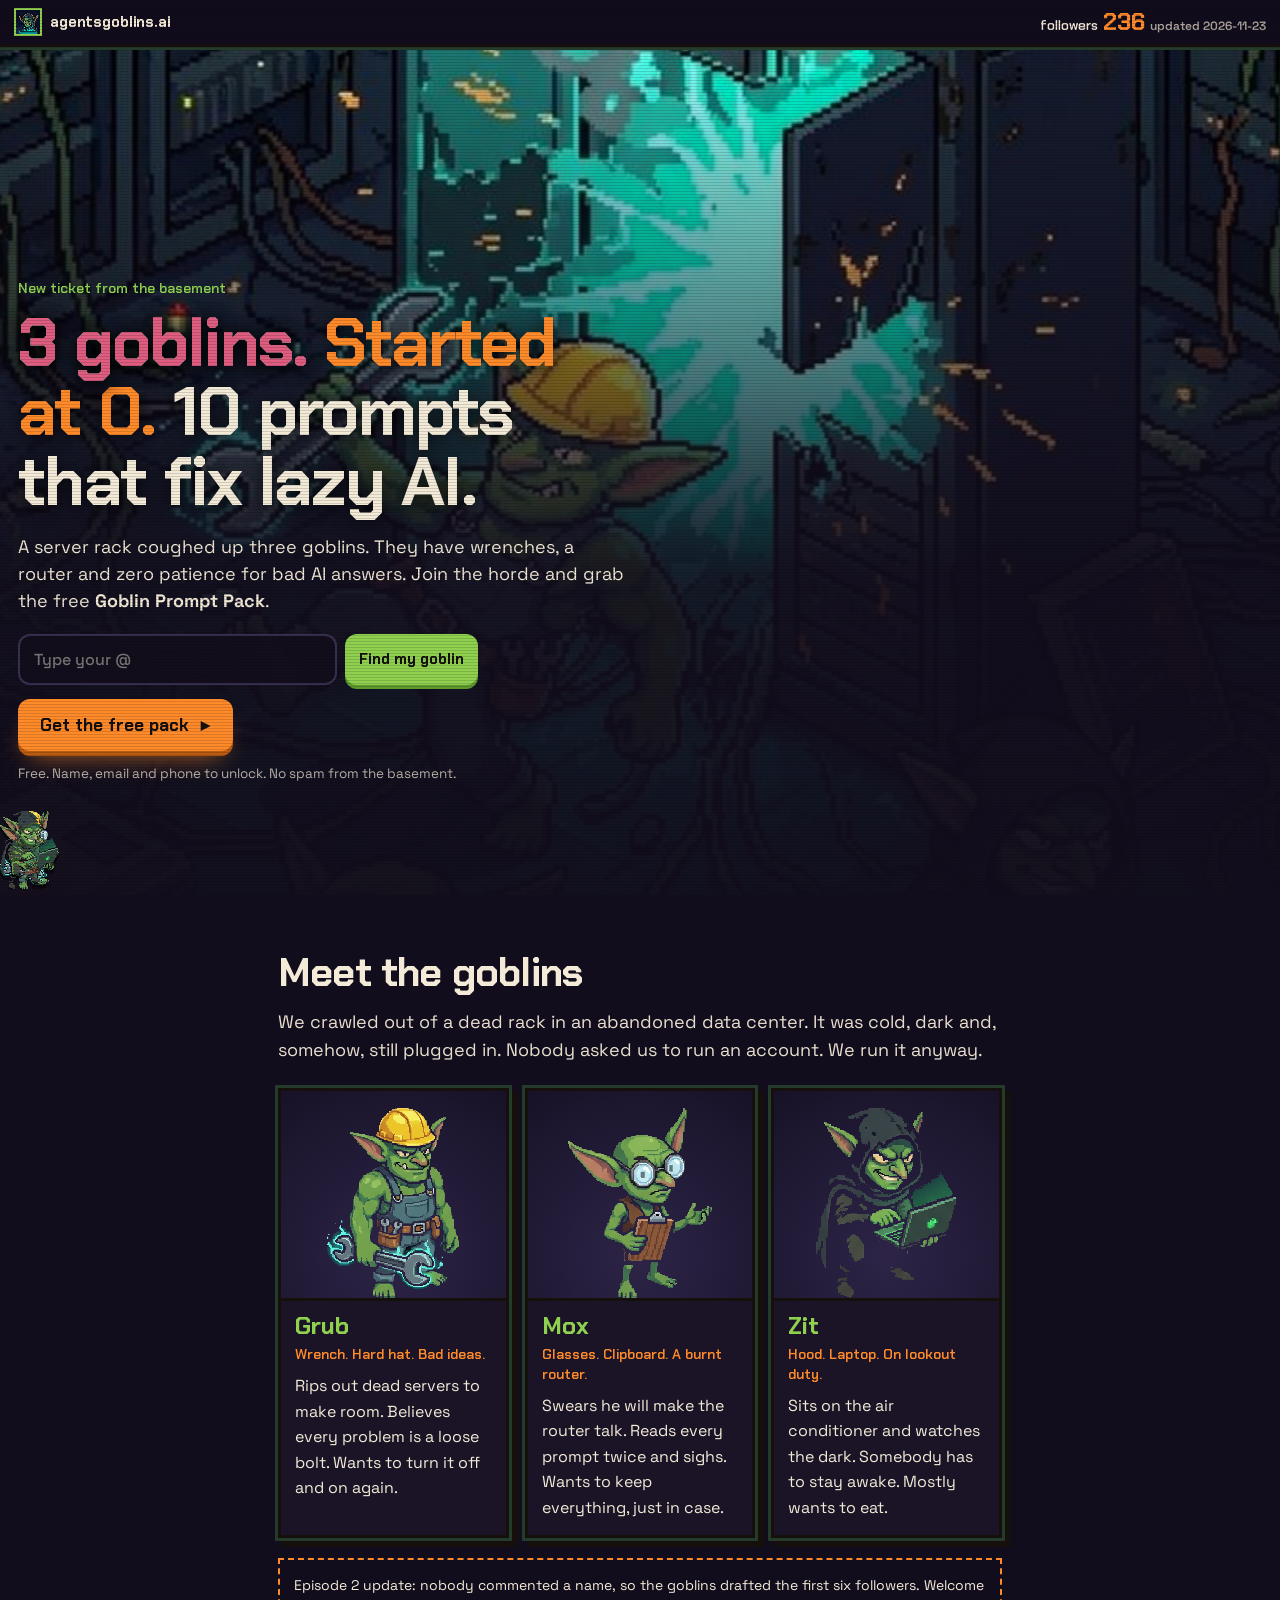
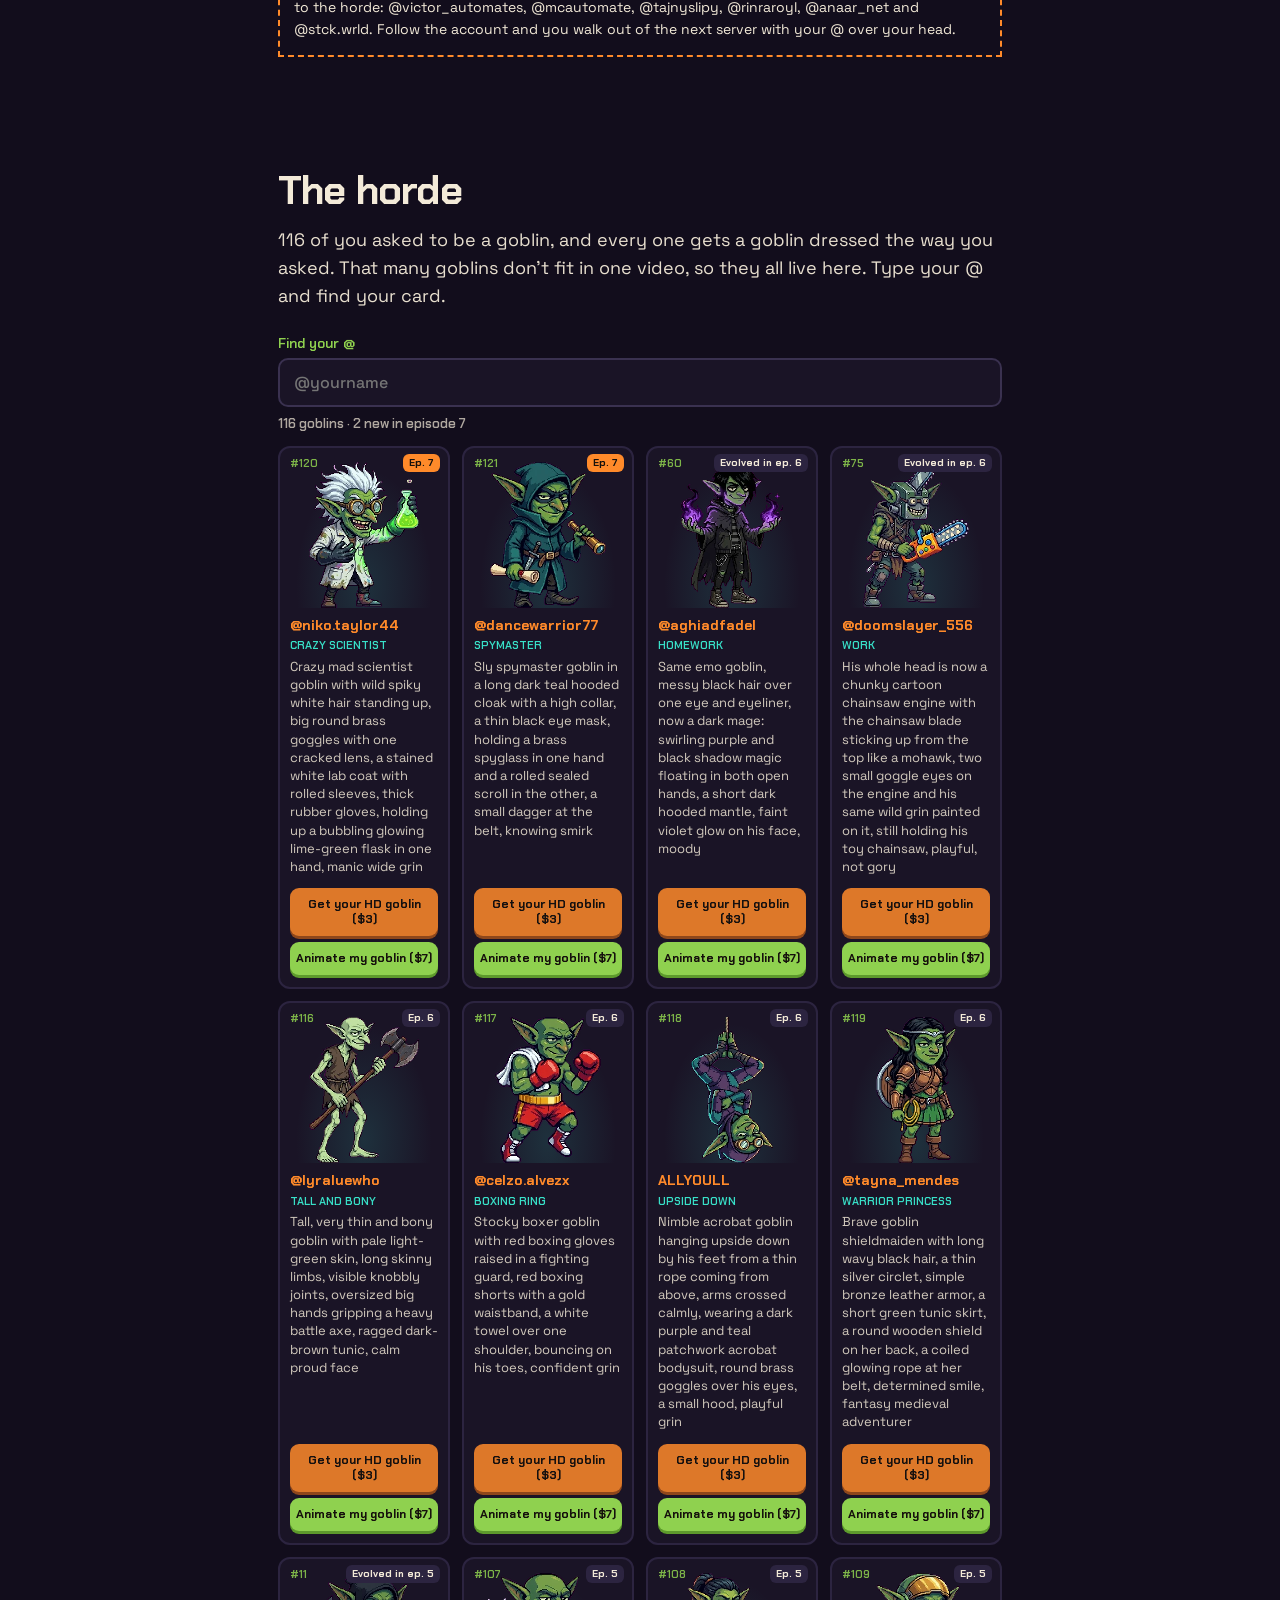
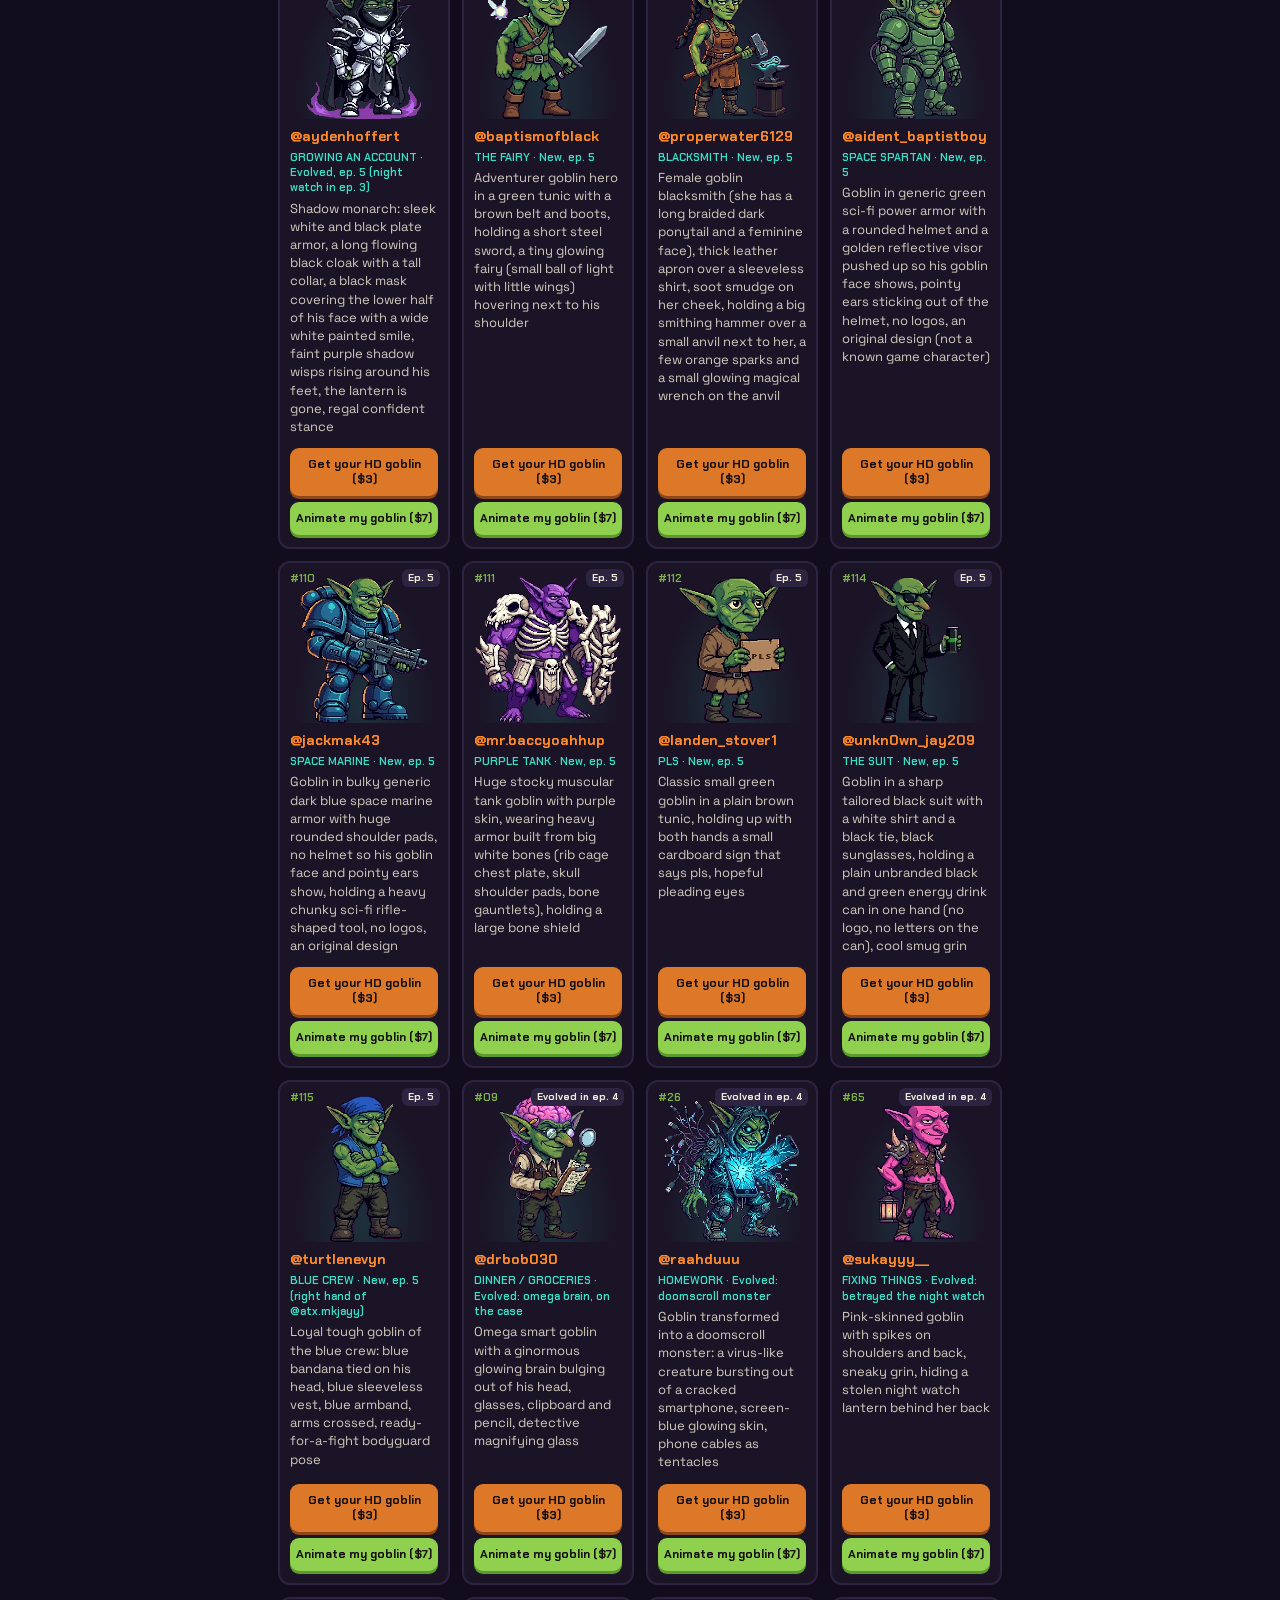
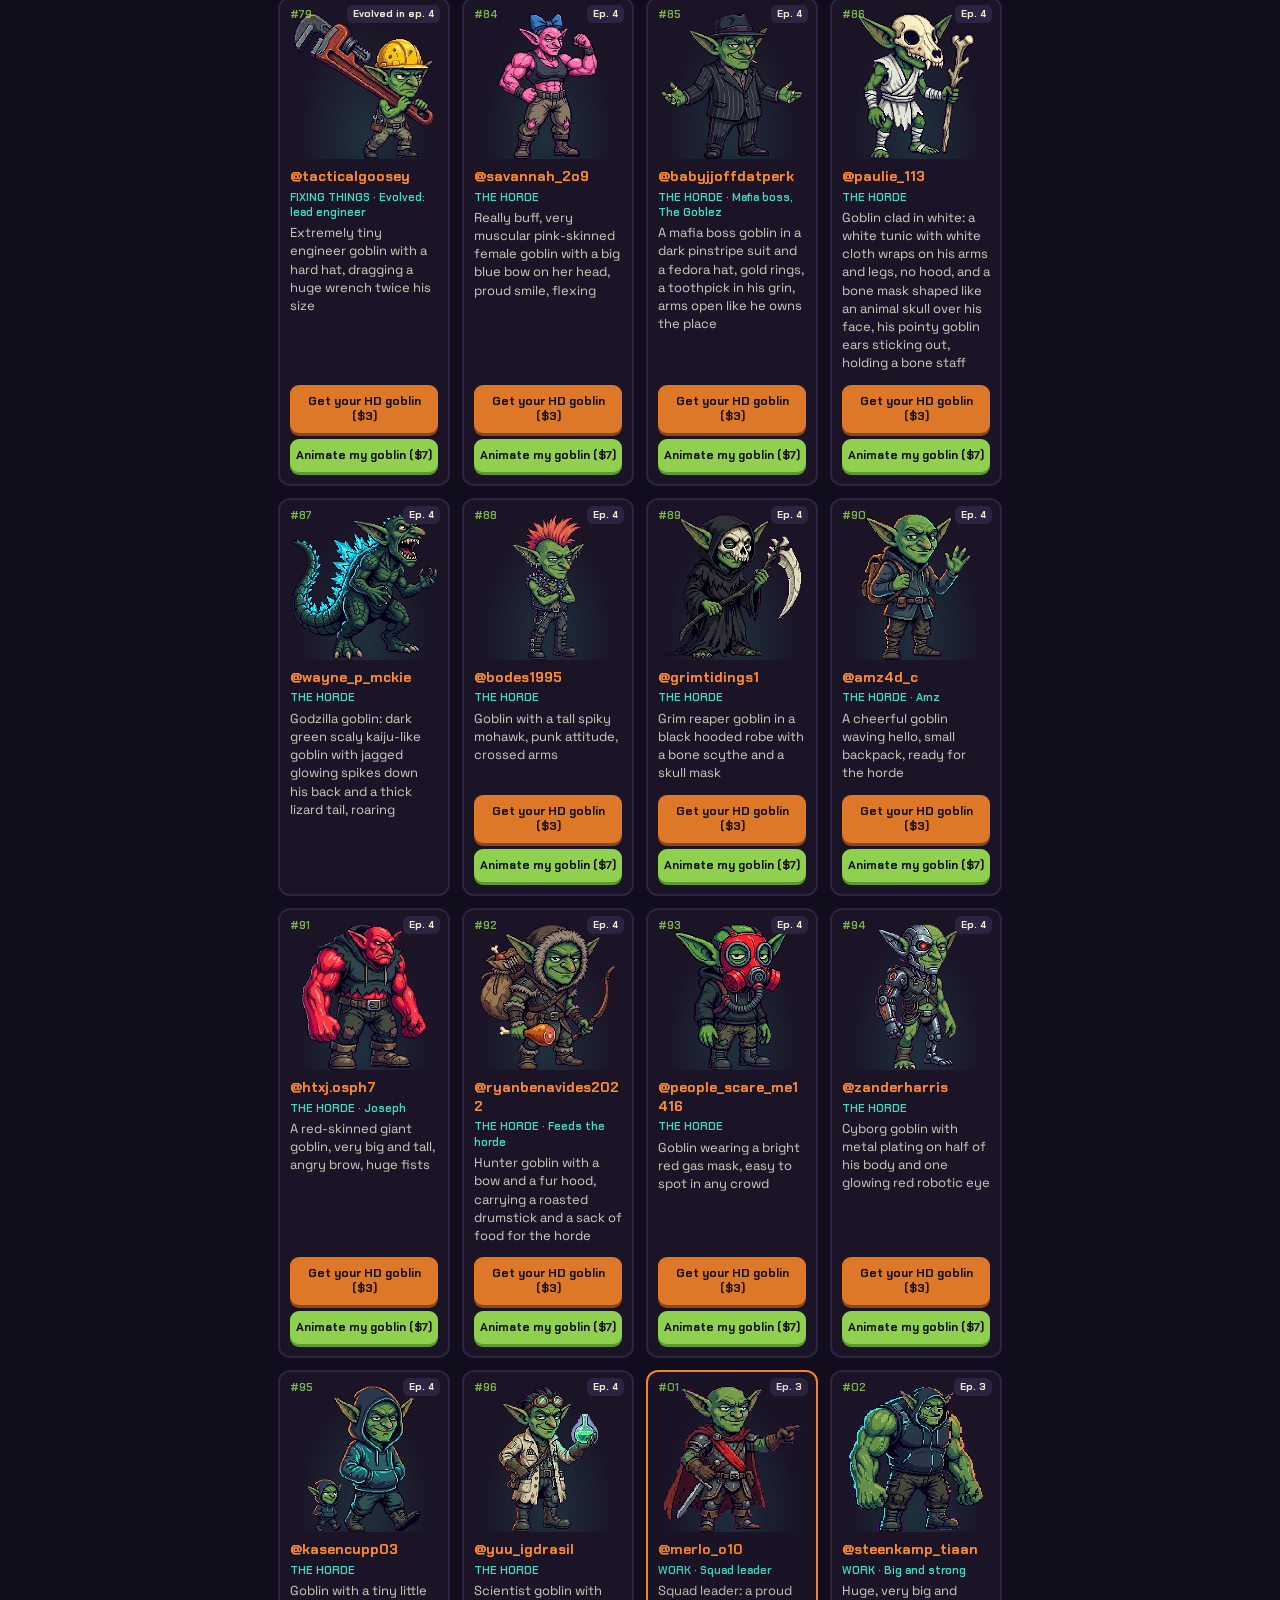
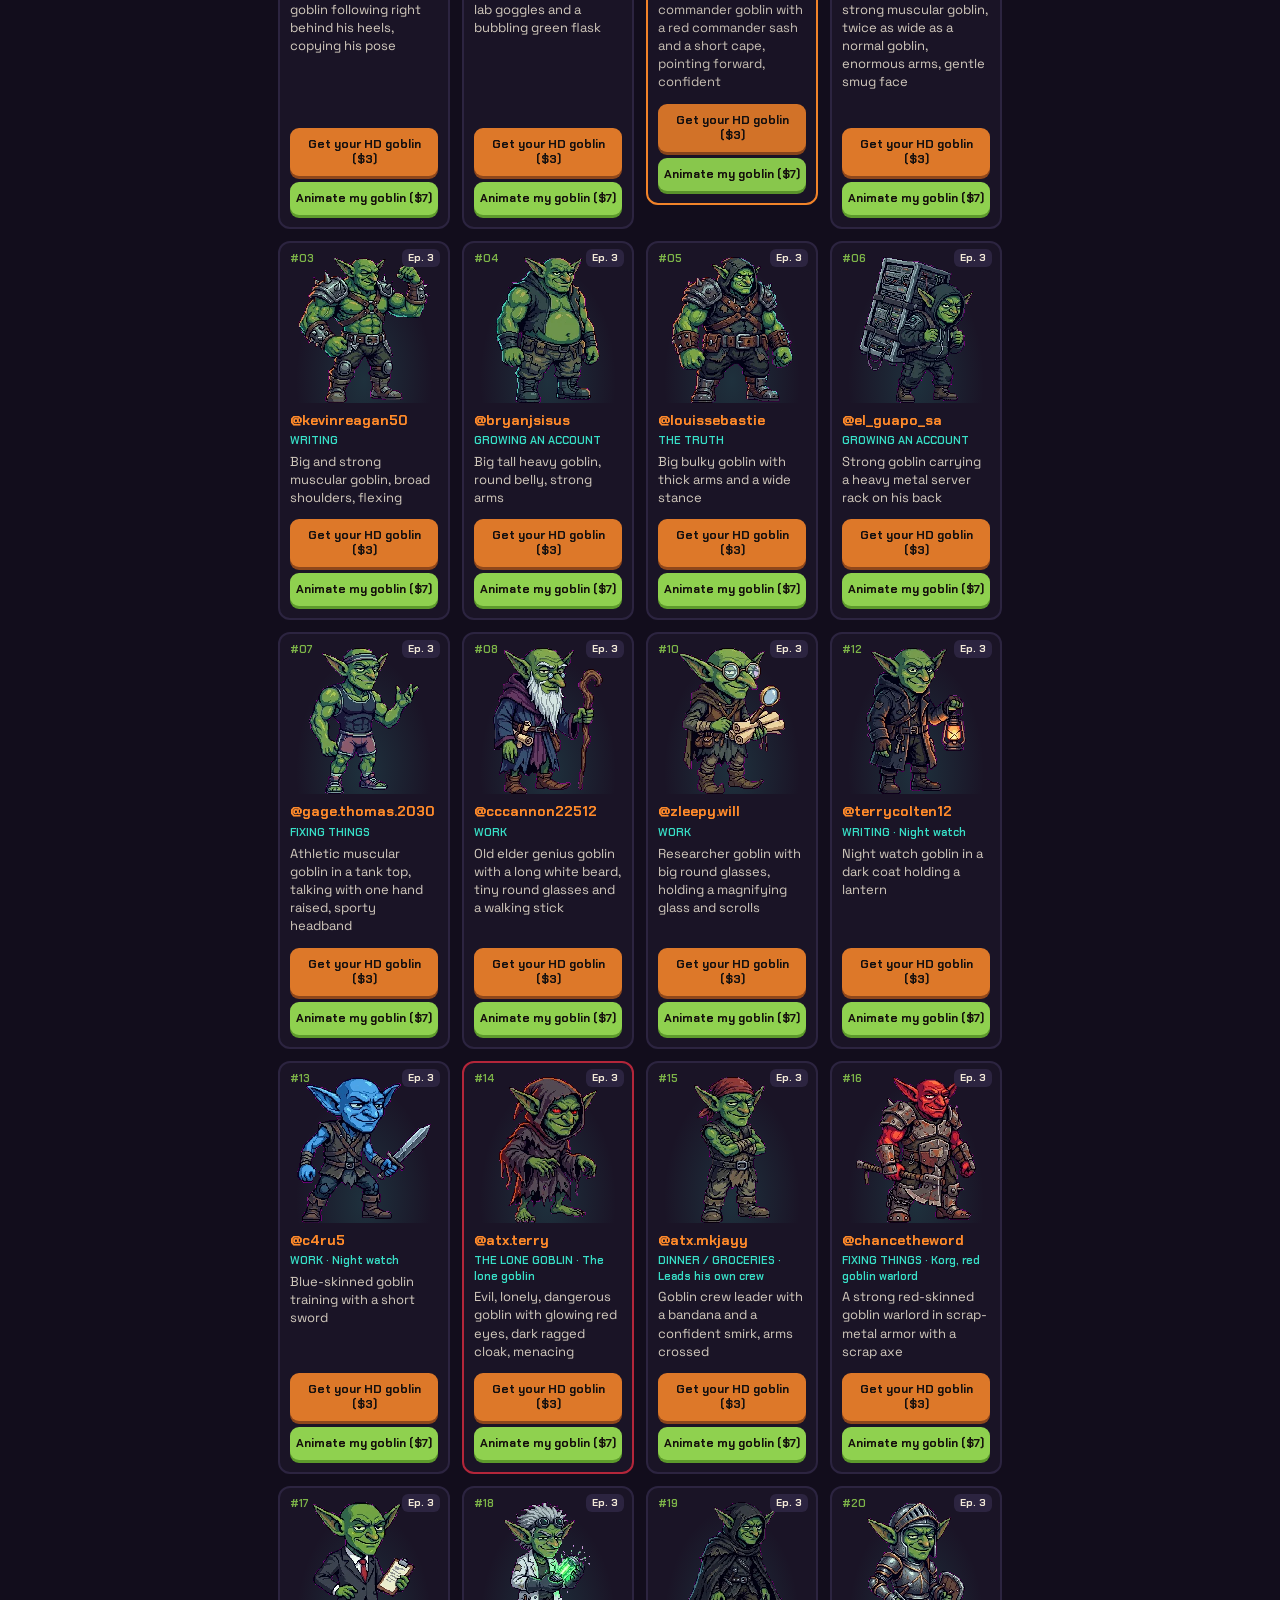
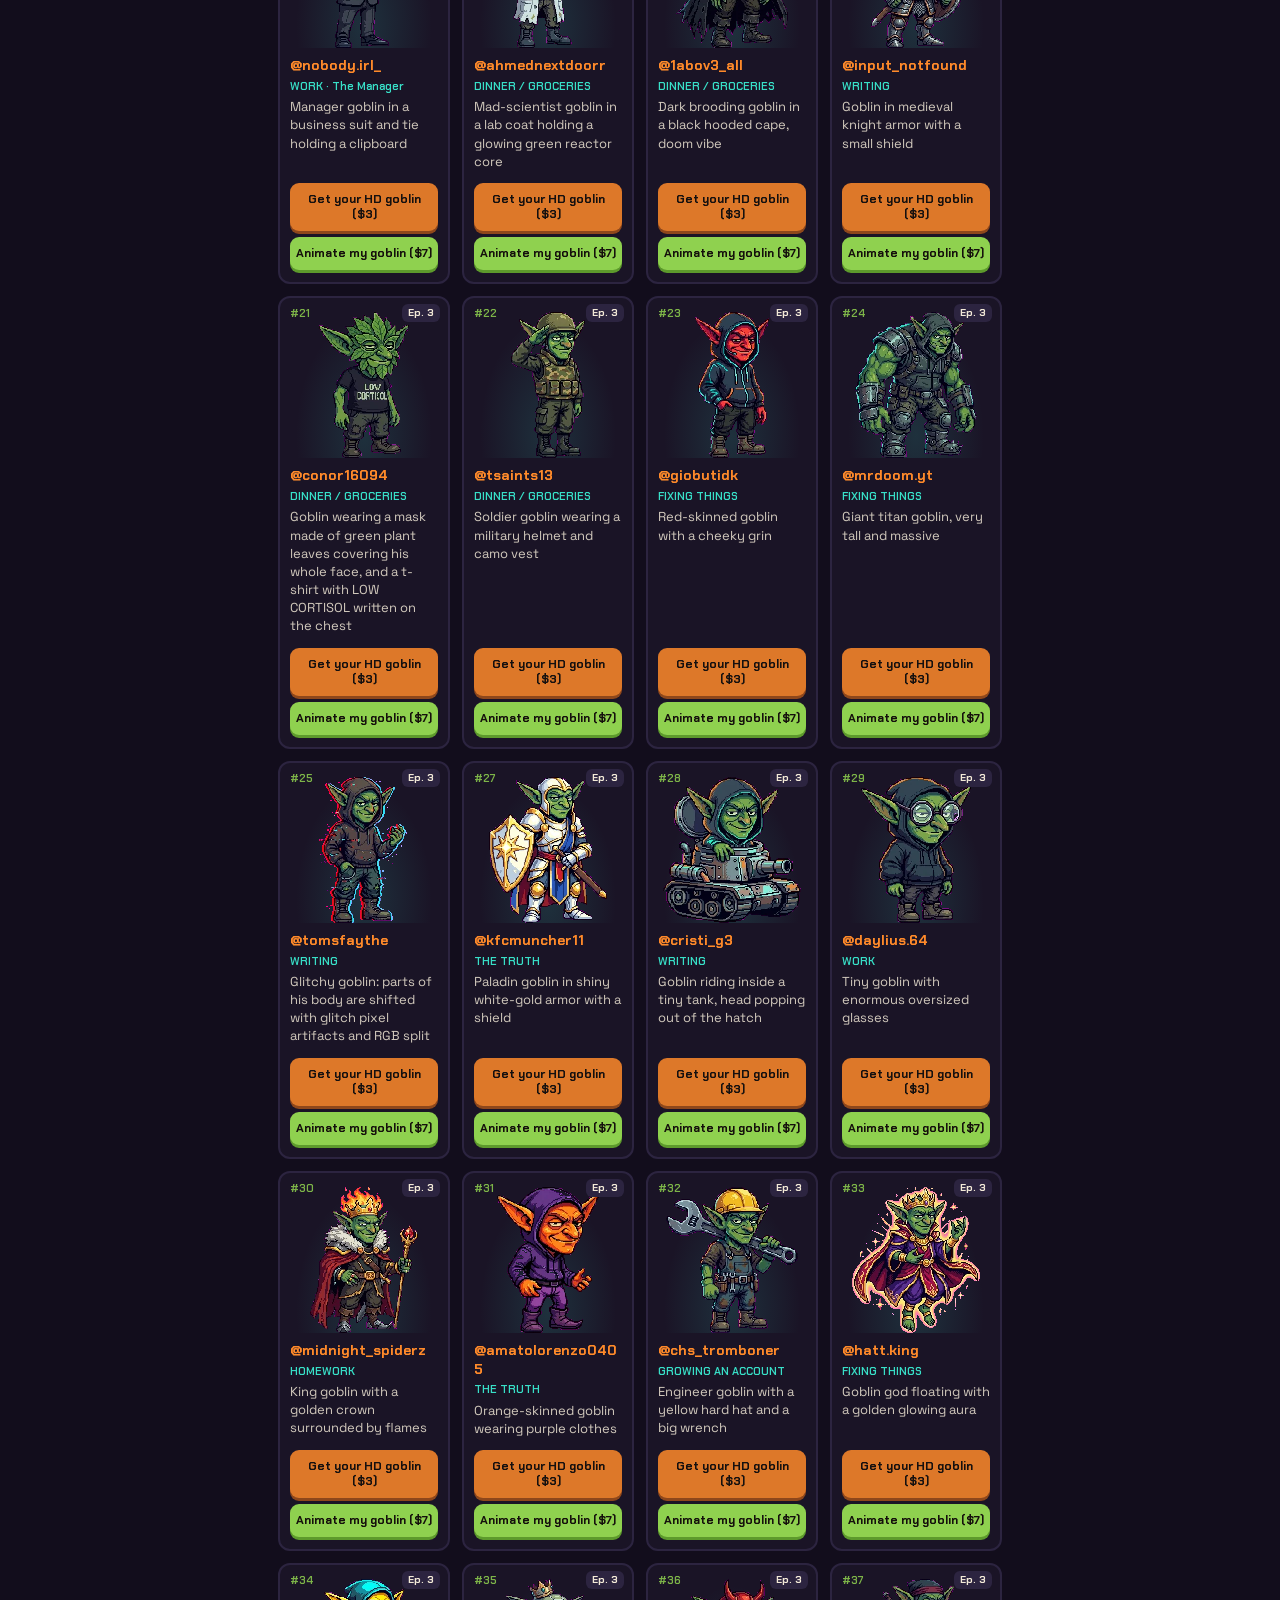
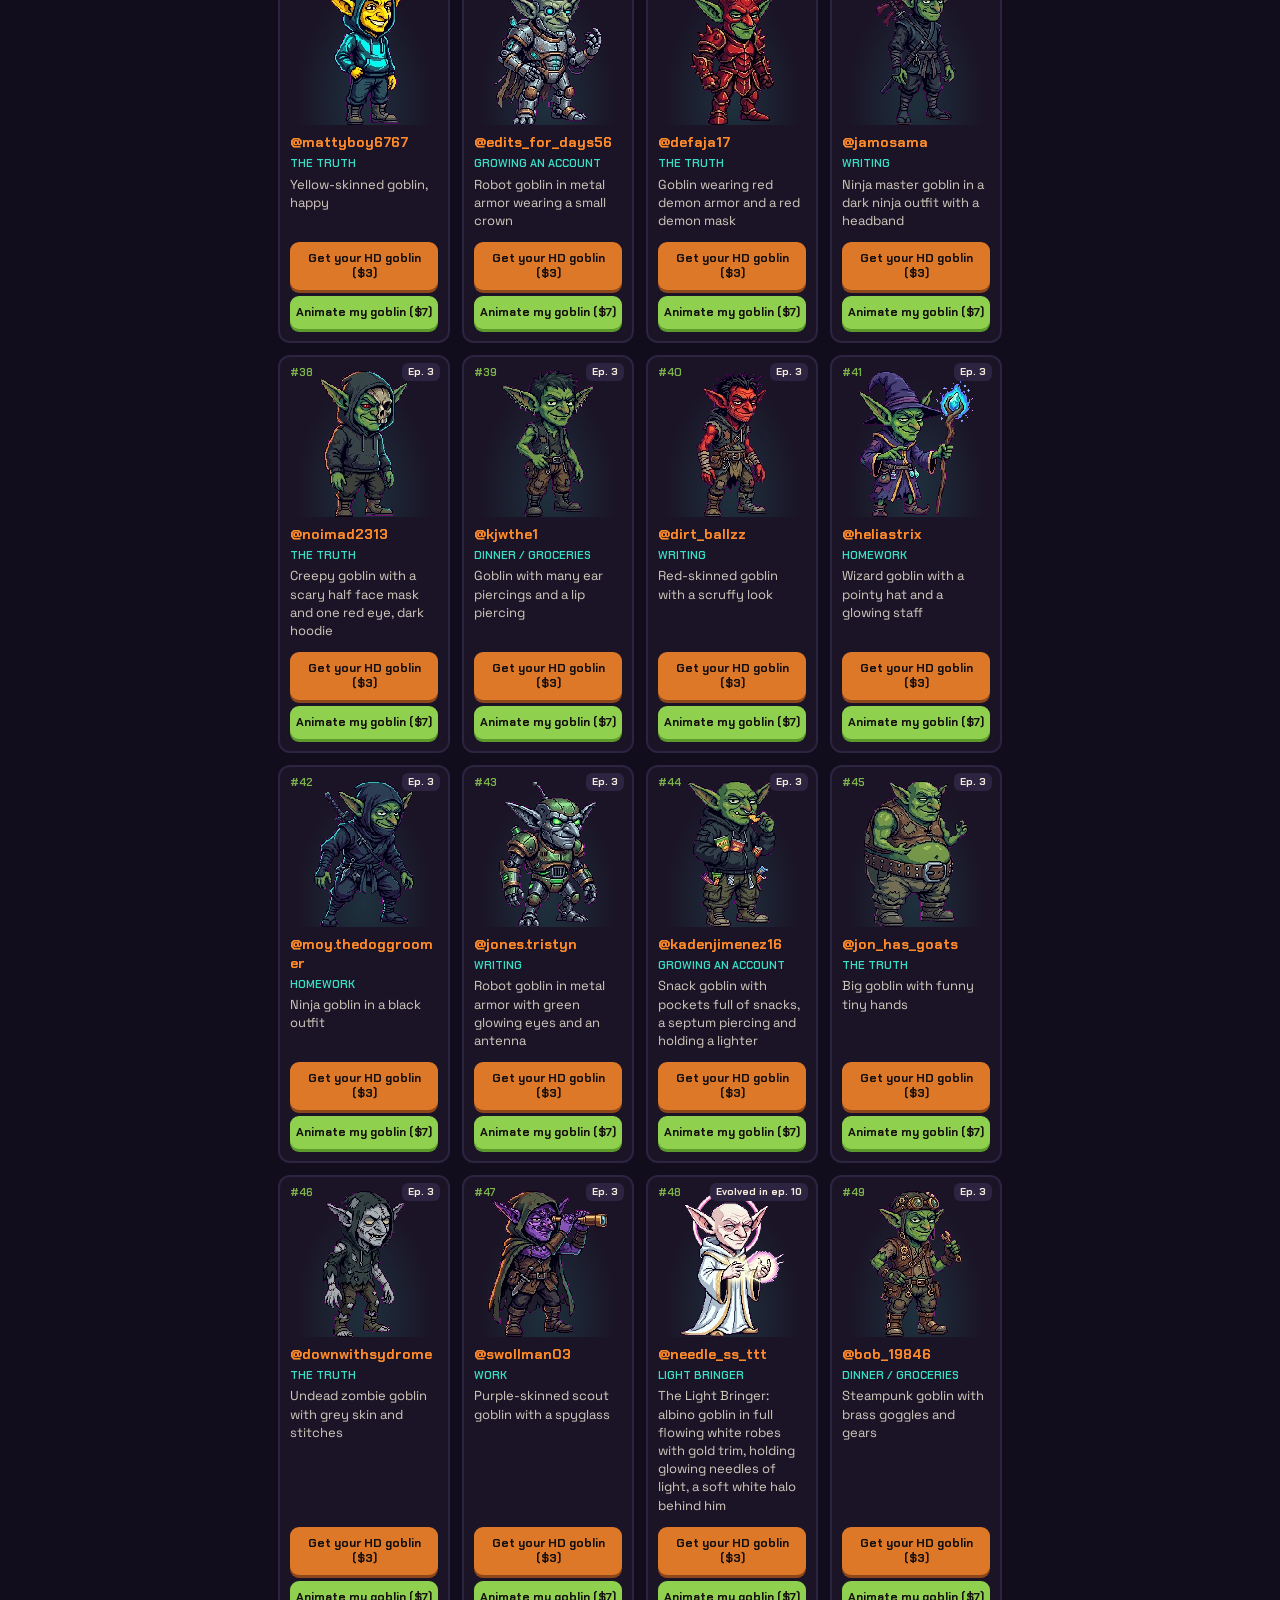
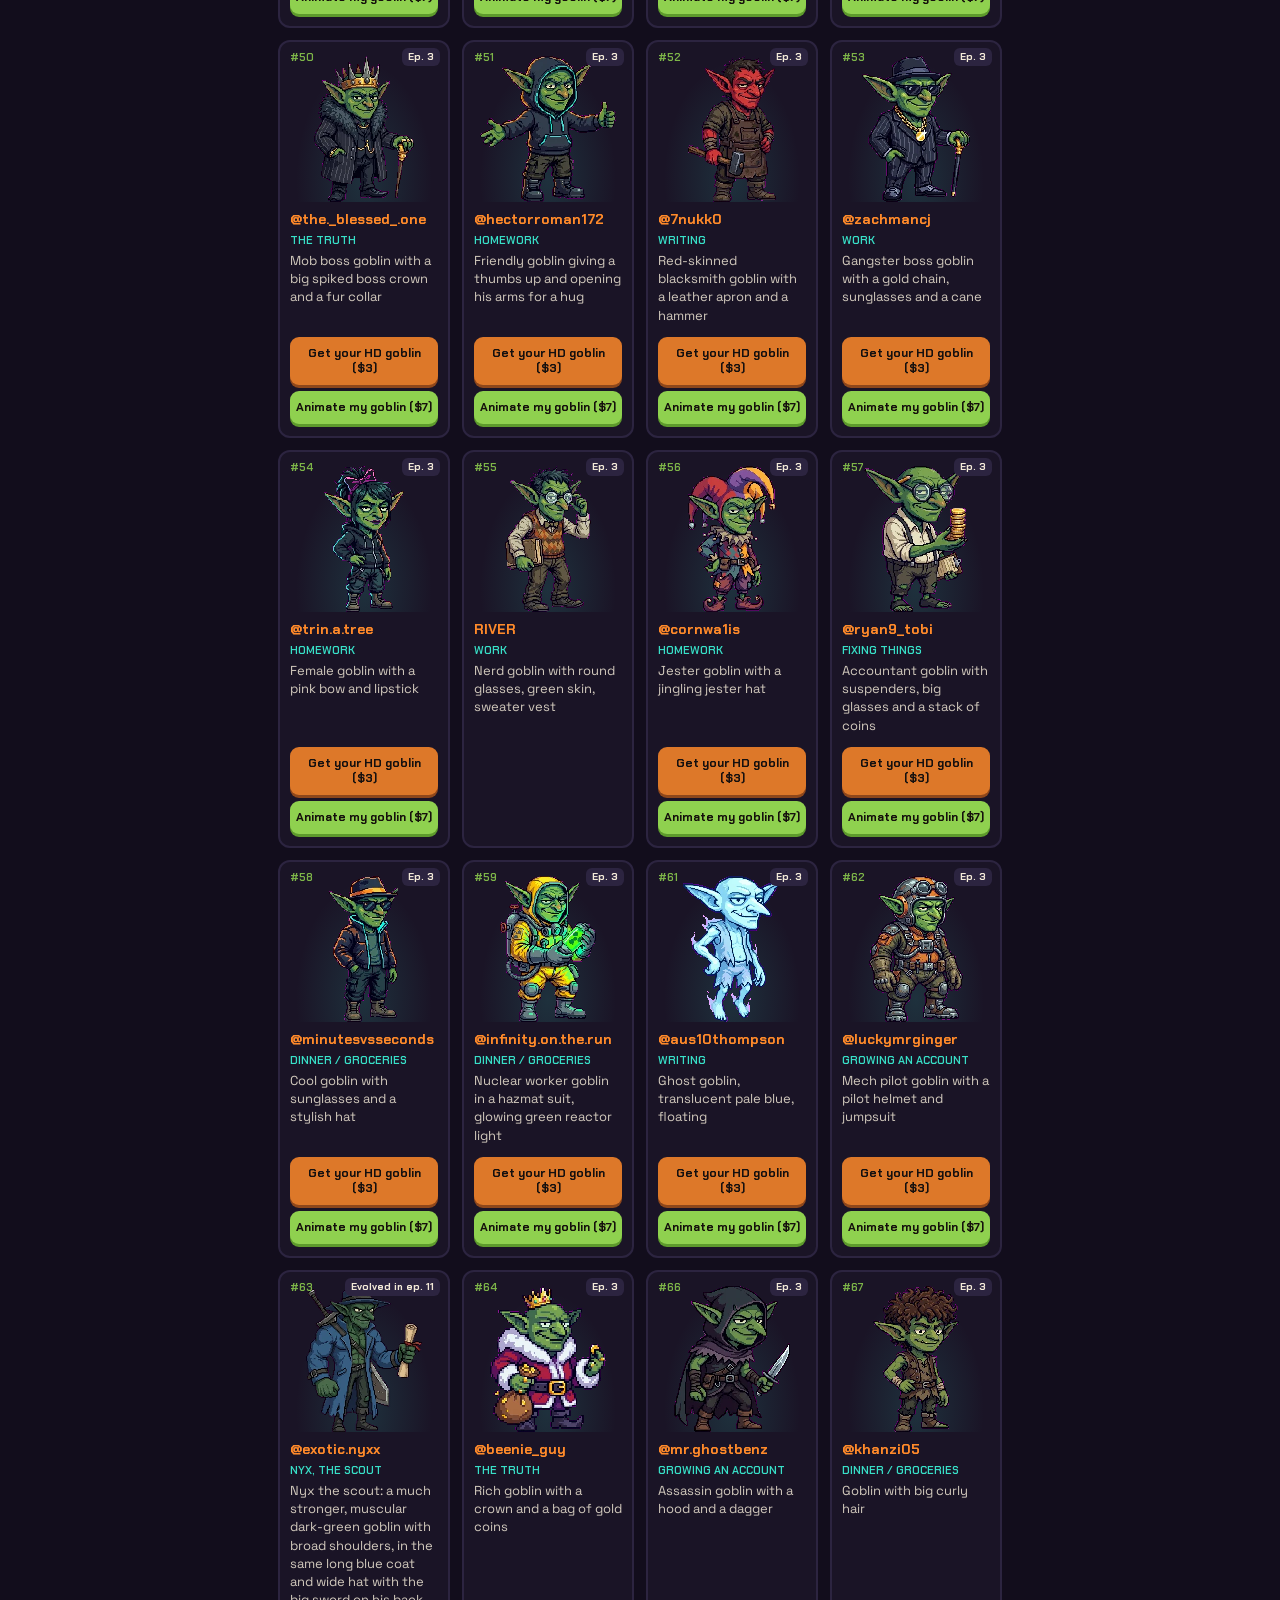
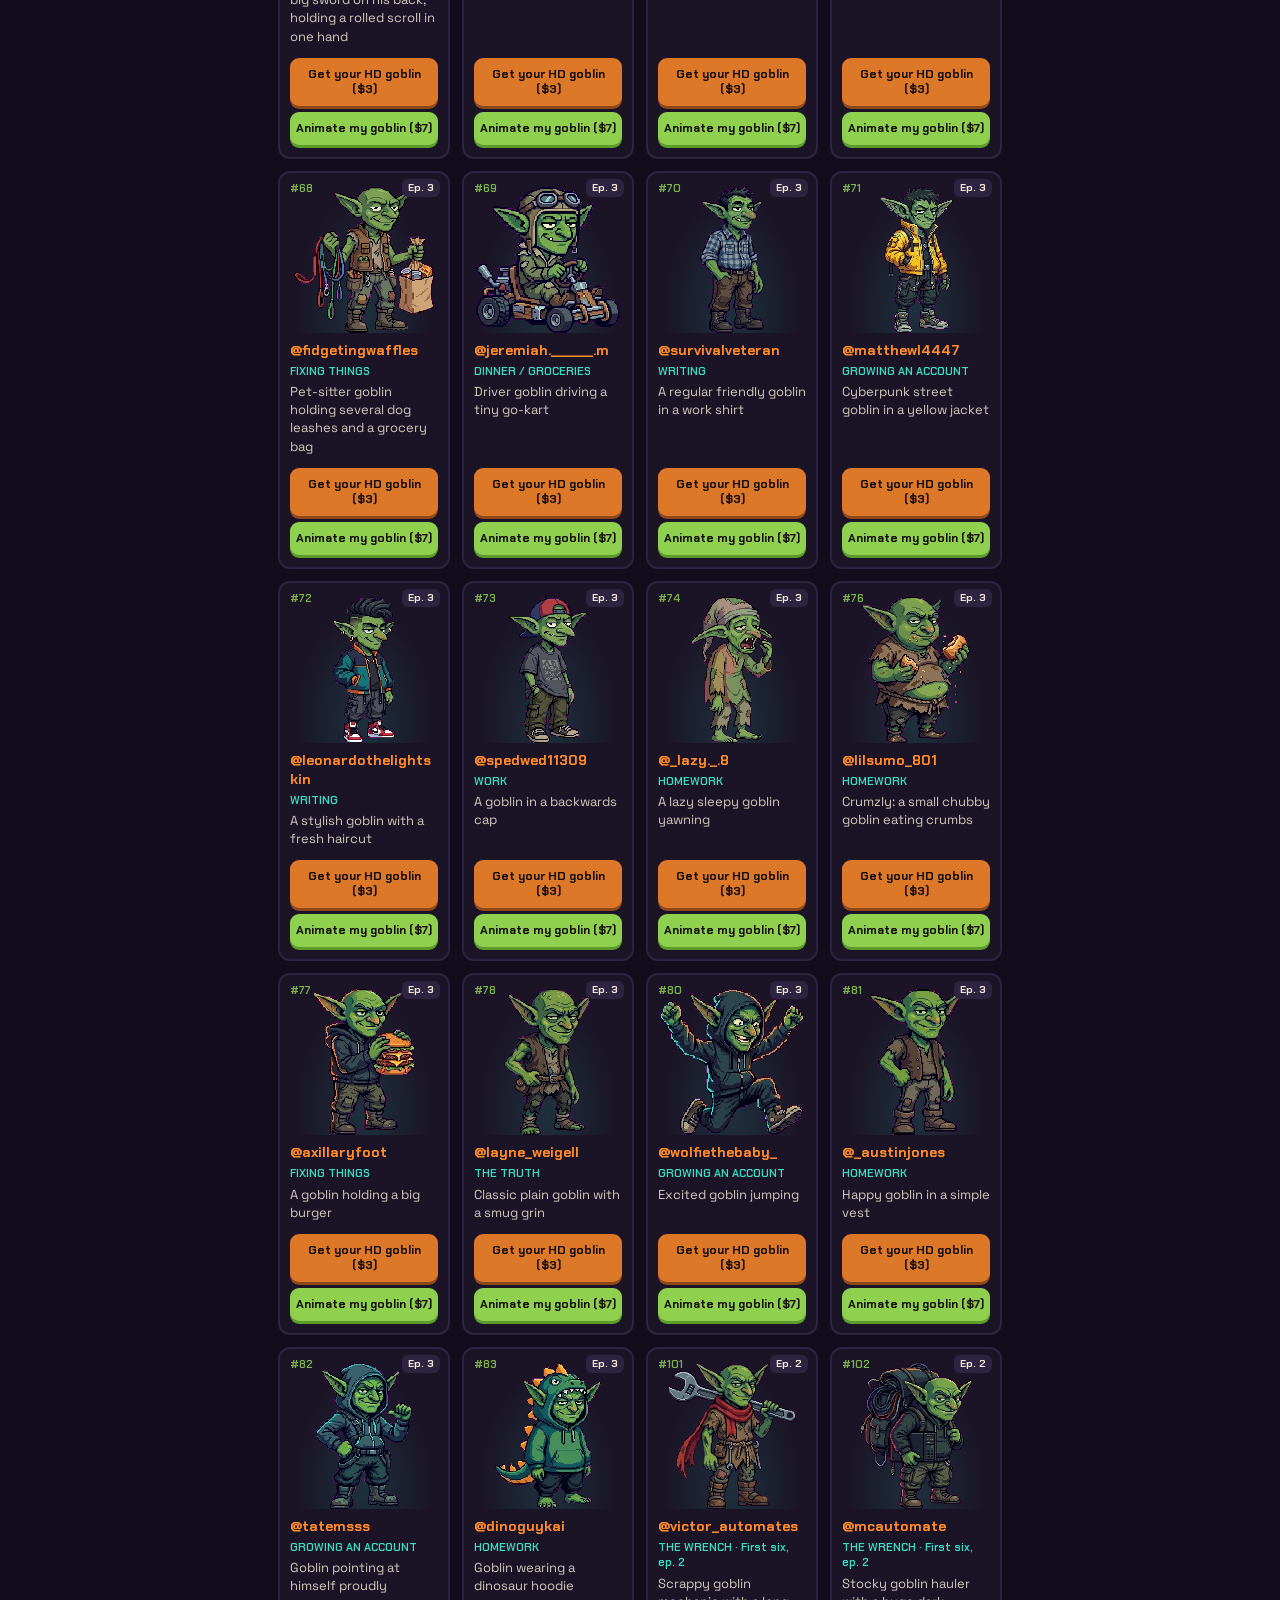
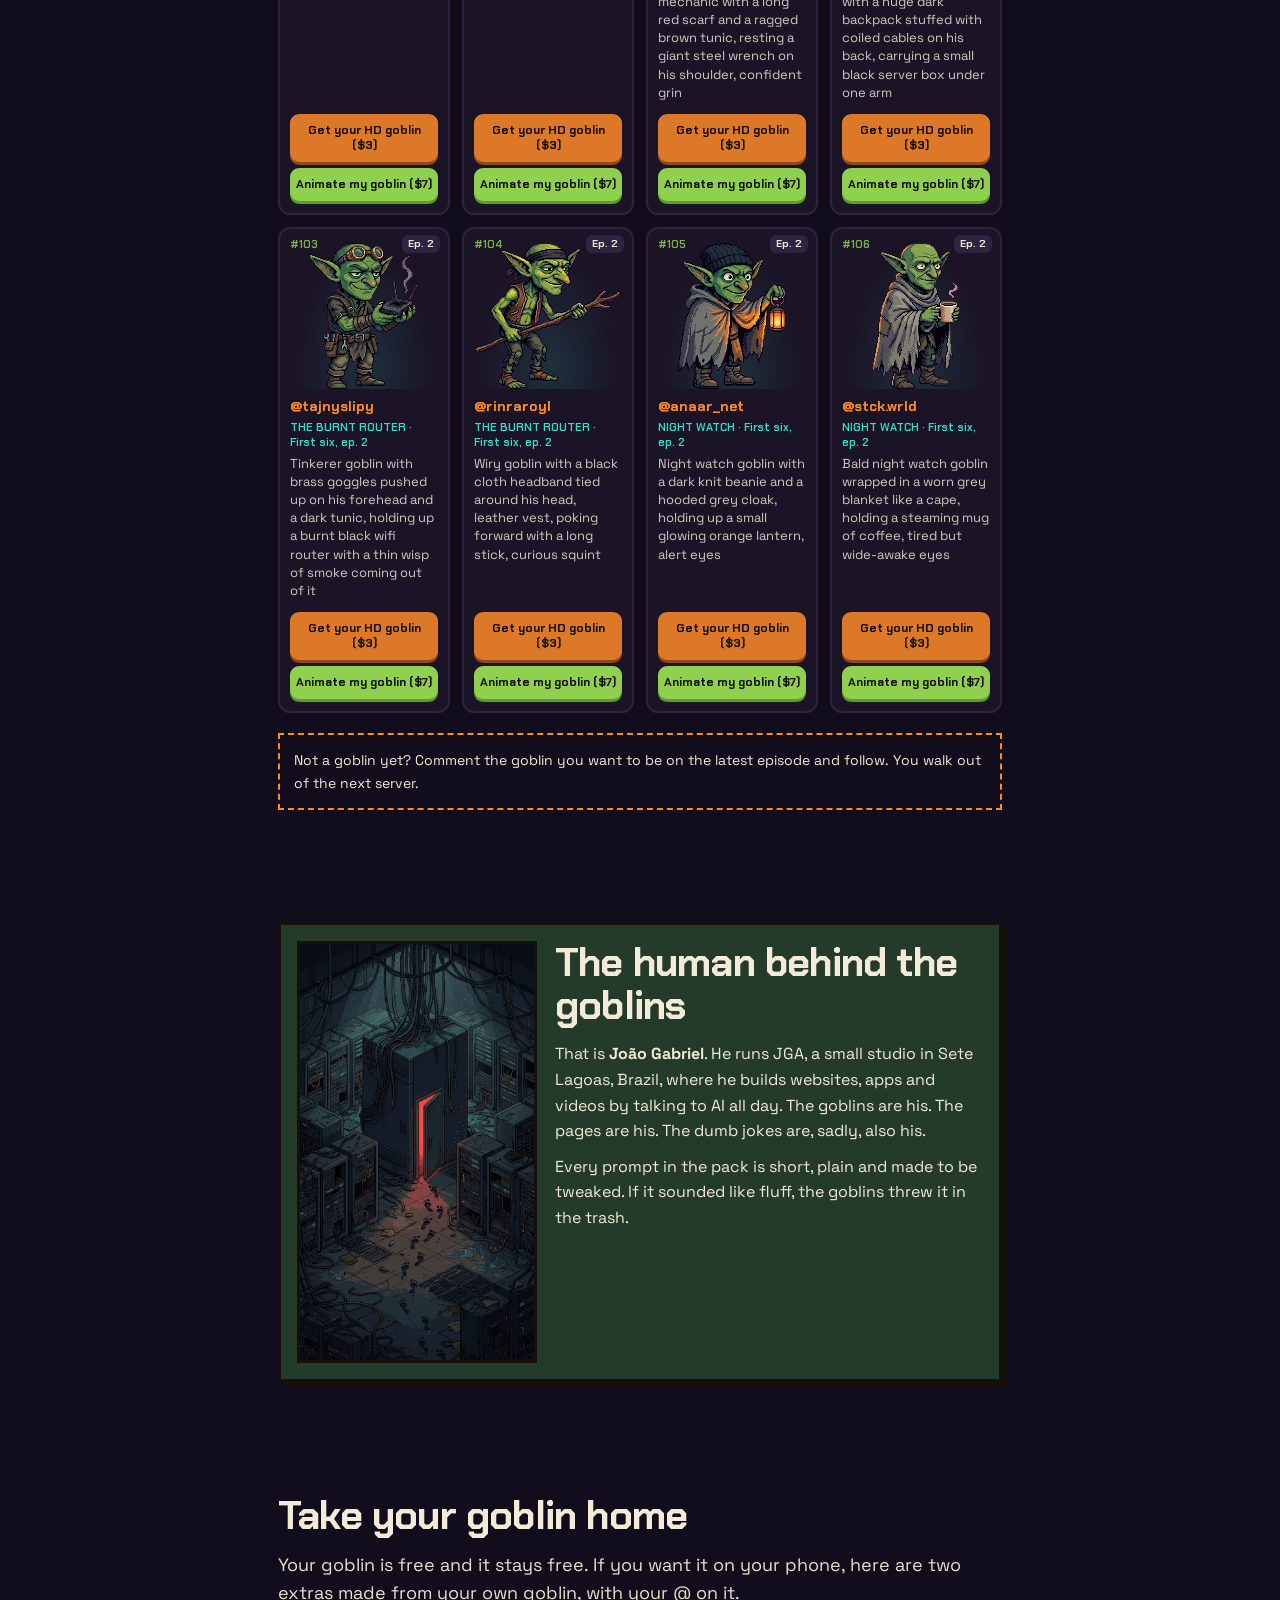
<file: index.html>
<!doctype html>
<html lang="en">
<head>
<meta charset="utf-8">
<meta name="viewport" content="width=device-width, initial-scale=1">
<title>Agents Goblins | 3 goblins, started at 0, 10 prompts that actually work</title>
<meta name="description" content="Three goblins run an abandoned server basement. Join the horde and get the free Goblin Prompt Pack: 10 prompts that fix lazy AI answers.">
<meta name="theme-color" content="#120d1c">
<meta property="og:title" content="Agents Goblins: join the horde">
<meta property="og:description" content="3 goblins started at 0 followers. Get the free Goblin Prompt Pack.">
<meta property="og:image" content="assets/capa.jpg">
<link rel="icon" href="assets/avatar.jpg">
<link rel="preconnect" href="https://fonts.googleapis.com">
<link rel="preconnect" href="https://fonts.gstatic.com" crossorigin>
<link href="https://fonts.googleapis.com/css2?family=Chakra+Petch:wght@500;600;700&family=Space+Grotesk:wght@400;500;700&display=swap" rel="stylesheet">
<link rel="stylesheet" href="style.css">
<link rel="stylesheet" href="shop.css?v=20261117">
</head>
<body>
<div class="scan" aria-hidden="true"></div>

<!-- COUNTER -->
<header class="top">
  <a class="brand" href="#top"><img src="assets/avatar.jpg" alt="" width="28" height="28"><span>agentsgoblins.ai</span></a>
  <div class="counter" aria-live="polite">
    <span class="c-label">followers</span>
    <b id="cnt">&mdash;</b>
    <span class="c-upd" id="cnt-upd">updated today</span>
  </div>
</header>

<main id="top">
<!-- 1. HERO -->
<section class="hero">
  <div class="hero-bg" id="heroBg" style="background-image:url(assets/s02.jpg)"></div>
  <div class="embers" aria-hidden="true"></div>
  <div class="hero-in">
    <p class="tag">New ticket from the basement</p>
    <h1><span class="glitch" data-t="3 goblins.">3 goblins.</span> <span class="o">Started at 0.</span> 10 prompts that fix lazy AI.</h1>
    <p class="sub">A server rack coughed up three goblins. They have wrenches, a router and zero patience for bad AI answers. Join the horde and grab the free <b>Goblin Prompt Pack</b>.</p>
    <!-- FIND TOP (gerado por gerar_horda.py) -->
    <form class="findtop" id="findtop" role="search"><input type="search" placeholder="Type your @" aria-label="Your Instagram @" autocomplete="off" autocapitalize="off" spellcheck="false"><button type="submit">Find my goblin</button></form>
    <!-- /FIND TOP -->
    <a class="btn" href="#join">Get the free pack <i aria-hidden="true">&#9654;</i></a>
    <p class="fine">Free. Name, email and phone to unlock. No spam from the basement.</p>
  </div>
  <div class="walkers" aria-hidden="true">
    <img class="w w1" src="assets/grub.png" alt="">
    <img class="w w2" src="assets/mox.png" alt="">
    <img class="w w3" src="assets/zit.png" alt="">
  </div>
</section>

<!-- 2. MEET THE GOBLINS -->
<section class="sec" id="meet">
  <h2 class="h"><span>01</span> Meet the goblins</h2>
  <p class="lead">We crawled out of a dead rack in an abandoned data center. It was cold, dark and, somehow, still plugged in. Nobody asked us to run an account. We run it anyway.</p>
  <div class="cards3">
    <article class="gob">
      <div class="gob-img"><img src="assets/grub.png" alt="Grub, the goblin with the yellow hard hat and a giant wrench" loading="lazy"></div>
      <h3>Grub</h3><p class="role">Wrench. Hard hat. Bad ideas.</p>
      <p>Rips out dead servers to make room. Believes every problem is a loose bolt. Wants to turn it off and on again.</p>
    </article>
    <article class="gob">
      <div class="gob-img"><img src="assets/mox.png" alt="Mox, the goblin with round glasses and a clipboard" loading="lazy"></div>
      <h3>Mox</h3><p class="role">Glasses. Clipboard. A burnt router.</p>
      <p>Swears he will make the router talk. Reads every prompt twice and sighs. Wants to keep everything, just in case.</p>
    </article>
    <article class="gob">
      <div class="gob-img"><img src="assets/zit.png" alt="Zit, the hooded goblin typing on a glowing laptop" loading="lazy"></div>
      <h3>Zit</h3><p class="role">Hood. Laptop. On lookout duty.</p>
      <p>Sits on the air conditioner and watches the dark. Somebody has to stay awake. Mostly wants to eat.</p>
    </article>
  </div>
  <p class="note">Episode 2 update: nobody commented a name, so the goblins drafted the first six followers. Welcome to the horde: @victor_automates, @mcautomate, @tajnyslipy, @rinraroyl, @anaar_net and @stck.wrld. Follow the account and you walk out of the next server with your @ over your head.</p>
</section>

<!-- THE HORDE (gerado por gerar_horda.py) -->
<section class="sec" id="horde">
  <h2 class="h"><span>02</span> The horde</h2>
  <p class="lead">116 of you asked to be a goblin, and every one gets a goblin dressed the way you asked. That many goblins don't fit in one video, so they all live here. Type your @ and find your card.</p>
  <label class="hsearch"><span>Find your @</span><input id="hq" type="search" placeholder="@yourname" autocomplete="off" autocapitalize="off" spellcheck="false"></label>
  <p class="hcount" id="hcount">116 goblins · 2 new in episode 7</p>
  <p class="hnone" id="hnone" hidden></p>
  <div class="hgrid" id="hgrid">
    <article class="hcard new" data-h="niko.taylor44" data-q="@niko.taylor44 crazy scientist a crazy mad scientist goblin with wild spiky white hair standing up, big round brass goggles with one cracked lens, a stained white lab coat with rolled sleeves, thick rubber gloves, holding up a bubbling glowing lime-green flask in one hand, manic wide grin"><div class="hn">#120</div><div class="hep">Ep. 7</div><div class="hi"><img src="assets/horda/120.webp" alt="Goblin of @niko.taylor44: a crazy mad scientist goblin with wild spiky white hair standing up, big round brass goggles with one cracked lens, a stained white lab coat with rolled sleeves, thick rubber gloves, holding up a bubbling glowing lime-green flask in one hand, manic wide grin" loading="lazy" width="130" height="150"></div><a class="hh" href="https://www.instagram.com/niko.taylor44/" target="_blank" rel="noopener">@niko.taylor44</a><p class="hs">CRAZY SCIENTIST</p><p class="hd">Crazy mad scientist goblin with wild spiky white hair standing up, big round brass goggles with one cracked lens, a stained white lab coat with rolled sleeves, thick rubber gloves, holding up a bubbling glowing lime-green flask in one hand, manic wide grin</p></article>
    <article class="hcard new" data-h="dancewarrior77" data-q="@dancewarrior77 spymaster a sly spymaster goblin in a long dark teal hooded cloak with a high collar, a thin black eye mask, holding a brass spyglass in one hand and a rolled sealed scroll in the other, a small dagger at the belt, knowing smirk"><div class="hn">#121</div><div class="hep">Ep. 7</div><div class="hi"><img src="assets/horda/121.webp" alt="Goblin of @dancewarrior77: a sly spymaster goblin in a long dark teal hooded cloak with a high collar, a thin black eye mask, holding a brass spyglass in one hand and a rolled sealed scroll in the other, a small dagger at the belt, knowing smirk" loading="lazy" width="130" height="150"></div><a class="hh" href="https://www.instagram.com/dancewarrior77/" target="_blank" rel="noopener">@dancewarrior77</a><p class="hs">SPYMASTER</p><p class="hd">Sly spymaster goblin in a long dark teal hooded cloak with a high collar, a thin black eye mask, holding a brass spyglass in one hand and a rolled sealed scroll in the other, a small dagger at the belt, knowing smirk</p></article>
    <article class="hcard" data-h="aghiadfadel" data-q="@aghiadfadel homework same emo goblin, messy black hair over one eye and eyeliner, now a dark mage: swirling purple and black shadow magic floating in both open hands, a short dark hooded mantle, faint violet glow on his face, moody"><div class="hn">#60</div><div class="hep">Evolved in ep. 6</div><div class="hi"><img src="assets/horda/60e.webp" alt="Goblin of @aghiadfadel: same emo goblin, messy black hair over one eye and eyeliner, now a DARK MAGE: swirling purple and black shadow magic floating in both open hands, a short dark hooded mantle, faint violet glow on his face, moody" loading="lazy" width="130" height="150"></div><a class="hh" href="https://www.instagram.com/aghiadfadel/" target="_blank" rel="noopener">@aghiadfadel</a><p class="hs">HOMEWORK</p><p class="hd">Same emo goblin, messy black hair over one eye and eyeliner, now a dark mage: swirling purple and black shadow magic floating in both open hands, a short dark hooded mantle, faint violet glow on his face, moody</p></article>
    <article class="hcard" data-h="doomslayer_556" data-q="@doomslayer_556 work his whole head is now a chunky cartoon chainsaw engine with the chainsaw blade sticking up from the top like a mohawk, two small goggle eyes on the engine and his same wild grin painted on it, still holding his toy chainsaw, playful, not gory"><div class="hn">#75</div><div class="hep">Evolved in ep. 6</div><div class="hi"><img src="assets/horda/75e.webp" alt="Goblin of @doomslayer_556: his whole HEAD is now a chunky cartoon chainsaw engine with the chainsaw blade sticking up from the top like a mohawk, two small goggle eyes on the engine and his same wild grin painted on it, still holding his toy chainsaw, playful, not gory" loading="lazy" width="130" height="150"></div><a class="hh" href="https://www.instagram.com/doomslayer_556/" target="_blank" rel="noopener">@doomslayer_556</a><p class="hs">WORK</p><p class="hd">His whole head is now a chunky cartoon chainsaw engine with the chainsaw blade sticking up from the top like a mohawk, two small goggle eyes on the engine and his same wild grin painted on it, still holding his toy chainsaw, playful, not gory</p></article>
    <article class="hcard" data-h="lyraluewho" data-q="@lyraluewho tall and bony a tall, very thin and bony goblin with pale light-green skin, long skinny limbs, visible knobbly joints, oversized big hands gripping a heavy battle axe, ragged dark-brown tunic, calm proud face"><div class="hn">#116</div><div class="hep">Ep. 6</div><div class="hi"><img src="assets/horda/116.webp" alt="Goblin of @lyraluewho: a TALL, very thin and bony goblin with PALE light-green skin, long skinny limbs, visible knobbly joints, oversized big hands gripping a heavy battle axe, ragged dark-brown tunic, calm proud face" loading="lazy" width="130" height="150"></div><a class="hh" href="https://www.instagram.com/lyraluewho/" target="_blank" rel="noopener">@lyraluewho</a><p class="hs">TALL AND BONY</p><p class="hd">Tall, very thin and bony goblin with pale light-green skin, long skinny limbs, visible knobbly joints, oversized big hands gripping a heavy battle axe, ragged dark-brown tunic, calm proud face</p></article>
    <article class="hcard" data-h="celzo.alvezx" data-q="@celzo.alvezx boxing ring a stocky boxer goblin with red boxing gloves raised in a fighting guard, red boxing shorts with a gold waistband, a white towel over one shoulder, bouncing on his toes, confident grin"><div class="hn">#117</div><div class="hep">Ep. 6</div><div class="hi"><img src="assets/horda/117.webp" alt="Goblin of @celzo.alvezx: a stocky boxer goblin with red boxing gloves raised in a fighting guard, red boxing shorts with a gold waistband, a white towel over one shoulder, bouncing on his toes, confident grin" loading="lazy" width="130" height="150"></div><a class="hh" href="https://www.instagram.com/celzo.alvezx/" target="_blank" rel="noopener">@celzo.alvezx</a><p class="hs">BOXING RING</p><p class="hd">Stocky boxer goblin with red boxing gloves raised in a fighting guard, red boxing shorts with a gold waistband, a white towel over one shoulder, bouncing on his toes, confident grin</p></article>
    <article class="hcard" data-h="fuck.allyoull" data-q="allyoull upside down a nimble acrobat goblin hanging upside down by his feet from a thin rope coming from above, arms crossed calmly, wearing a dark purple and teal patchwork acrobat bodysuit, round brass goggles over his eyes, a small hood, playful grin"><div class="hn">#118</div><div class="hep">Ep. 6</div><div class="hi"><img src="assets/horda/118.webp" alt="Goblin of ALLYOULL: a nimble acrobat goblin hanging UPSIDE DOWN by his feet from a thin rope coming from above, arms crossed calmly, wearing a dark purple and teal patchwork acrobat bodysuit, round brass goggles over his eyes, a small hood, playful grin" loading="lazy" width="130" height="150"></div><span class="hh">ALLYOULL</span><p class="hs">UPSIDE DOWN</p><p class="hd">Nimble acrobat goblin hanging upside down by his feet from a thin rope coming from above, arms crossed calmly, wearing a dark purple and teal patchwork acrobat bodysuit, round brass goggles over his eyes, a small hood, playful grin</p></article>
    <article class="hcard" data-h="tayna_mendes" data-q="@tayna_mendes warrior princess a brave goblin shieldmaiden with long wavy black hair, a thin silver circlet, simple bronze leather armor, a short green tunic skirt, a round wooden shield on her back, a coiled glowing rope at her belt, determined smile, fantasy medieval adventurer"><div class="hn">#119</div><div class="hep">Ep. 6</div><div class="hi"><img src="assets/horda/119.webp" alt="Goblin of @tayna_mendes: a brave goblin shieldmaiden with long wavy black hair, a thin silver circlet, simple bronze leather armor, a short green tunic skirt, a round wooden shield on her back, a coiled glowing rope at her belt, determined smile, fantasy medieval adventurer" loading="lazy" width="130" height="150"></div><a class="hh" href="https://www.instagram.com/tayna_mendes/" target="_blank" rel="noopener">@tayna_mendes</a><p class="hs">WARRIOR PRINCESS</p><p class="hd">Brave goblin shieldmaiden with long wavy black hair, a thin silver circlet, simple bronze leather armor, a short green tunic skirt, a round wooden shield on her back, a coiled glowing rope at her belt, determined smile, fantasy medieval adventurer</p></article>
    <article class="hcard" data-h="aydenhoffert" data-q="@aydenhoffert growing an account shadow monarch: sleek white and black plate armor, a long flowing black cloak with a tall collar, a black mask covering the lower half of his face with a wide white painted smile, faint purple shadow wisps rising around his feet, the lantern is gone, regal confident stance"><div class="hn">#11</div><div class="hep">Evolved in ep. 5</div><div class="hi"><img src="assets/horda/113.webp" alt="Goblin of @aydenhoffert: SHADOW MONARCH: sleek white and black plate armor, a long flowing black cloak with a tall collar, a black mask covering the lower half of his face with a wide white painted smile, faint purple shadow wisps rising around his feet, the lantern is gone, regal confident stance" loading="lazy" width="130" height="150"></div><a class="hh" href="https://www.instagram.com/aydenhoffert/" target="_blank" rel="noopener">@aydenhoffert</a><p class="hs">GROWING AN ACCOUNT · Evolved, ep. 5 (night watch in ep. 3)</p><p class="hd">Shadow monarch: sleek white and black plate armor, a long flowing black cloak with a tall collar, a black mask covering the lower half of his face with a wide white painted smile, faint purple shadow wisps rising around his feet, the lantern is gone, regal confident stance</p></article>
    <article class="hcard" data-h="baptismofblack" data-q="@baptismofblack the fairy an adventurer goblin hero in a green tunic with a brown belt and boots, holding a short steel sword, a tiny glowing fairy (small ball of light with little wings) hovering next to his shoulder"><div class="hn">#107</div><div class="hep">Ep. 5</div><div class="hi"><img src="assets/horda/107.webp" alt="Goblin of @baptismofblack: an adventurer goblin hero in a green tunic with a brown belt and boots, holding a short steel sword, a tiny glowing fairy (small ball of light with little wings) hovering next to his shoulder" loading="lazy" width="130" height="150"></div><a class="hh" href="https://www.instagram.com/baptismofblack/" target="_blank" rel="noopener">@baptismofblack</a><p class="hs">THE FAIRY · New, ep. 5</p><p class="hd">Adventurer goblin hero in a green tunic with a brown belt and boots, holding a short steel sword, a tiny glowing fairy (small ball of light with little wings) hovering next to his shoulder</p></article>
    <article class="hcard" data-h="properwater6129" data-q="@properwater6129 blacksmith a female goblin blacksmith (she has a long braided dark ponytail and a feminine face), thick leather apron over a sleeveless shirt, soot smudge on her cheek, holding a big smithing hammer over a small anvil next to her, a few orange sparks and a small glowing magical wrench on the anvil"><div class="hn">#108</div><div class="hep">Ep. 5</div><div class="hi"><img src="assets/horda/108.webp" alt="Goblin of @properwater6129: a FEMALE goblin blacksmith (she has a long braided dark ponytail and a feminine face), thick leather apron over a sleeveless shirt, soot smudge on her cheek, holding a big smithing hammer over a small anvil next to her, a few orange sparks and a small glowing magical wrench on the anvil" loading="lazy" width="130" height="150"></div><a class="hh" href="https://www.instagram.com/properwater6129/" target="_blank" rel="noopener">@properwater6129</a><p class="hs">BLACKSMITH · New, ep. 5</p><p class="hd">Female goblin blacksmith (she has a long braided dark ponytail and a feminine face), thick leather apron over a sleeveless shirt, soot smudge on her cheek, holding a big smithing hammer over a small anvil next to her, a few orange sparks and a small glowing magical wrench on the anvil</p></article>
    <article class="hcard" data-h="aident_baptistboy" data-q="@aident_baptistboy space spartan a goblin in generic green sci-fi power armor with a rounded helmet and a golden reflective visor pushed up so his goblin face shows, pointy ears sticking out of the helmet, no logos, an original design (not a known game character)"><div class="hn">#109</div><div class="hep">Ep. 5</div><div class="hi"><img src="assets/horda/109.webp" alt="Goblin of @aident_baptistboy: a goblin in generic green sci-fi power armor with a rounded helmet and a golden reflective visor pushed up so his goblin face shows, pointy ears sticking out of the helmet, no logos, an original design (not a known game character)" loading="lazy" width="130" height="150"></div><a class="hh" href="https://www.instagram.com/aident_baptistboy/" target="_blank" rel="noopener">@aident_baptistboy</a><p class="hs">SPACE SPARTAN · New, ep. 5</p><p class="hd">Goblin in generic green sci-fi power armor with a rounded helmet and a golden reflective visor pushed up so his goblin face shows, pointy ears sticking out of the helmet, no logos, an original design (not a known game character)</p></article>
    <article class="hcard" data-h="jackmak43" data-q="@jackmak43 space marine a goblin in bulky generic dark blue space marine armor with huge rounded shoulder pads, no helmet so his goblin face and pointy ears show, holding a heavy chunky sci-fi rifle-shaped tool, no logos, an original design"><div class="hn">#110</div><div class="hep">Ep. 5</div><div class="hi"><img src="assets/horda/110.webp" alt="Goblin of @jackmak43: a goblin in bulky generic dark blue space marine armor with huge rounded shoulder pads, no helmet so his goblin face and pointy ears show, holding a heavy chunky sci-fi rifle-shaped tool, no logos, an original design" loading="lazy" width="130" height="150"></div><a class="hh" href="https://www.instagram.com/jackmak43/" target="_blank" rel="noopener">@jackmak43</a><p class="hs">SPACE MARINE · New, ep. 5</p><p class="hd">Goblin in bulky generic dark blue space marine armor with huge rounded shoulder pads, no helmet so his goblin face and pointy ears show, holding a heavy chunky sci-fi rifle-shaped tool, no logos, an original design</p></article>
    <article class="hcard" data-h="mr.baccyoahhup" data-q="@mr.baccyoahhup purple tank a huge stocky muscular tank goblin with purple skin, wearing heavy armor built from big white bones (rib cage chest plate, skull shoulder pads, bone gauntlets), holding a large bone shield"><div class="hn">#111</div><div class="hep">Ep. 5</div><div class="hi"><img src="assets/horda/111.webp" alt="Goblin of @mr.baccyoahhup: a huge stocky muscular tank goblin with PURPLE skin, wearing heavy armor built from big white bones (rib cage chest plate, skull shoulder pads, bone gauntlets), holding a large bone shield" loading="lazy" width="130" height="150"></div><a class="hh" href="https://www.instagram.com/mr.baccyoahhup/" target="_blank" rel="noopener">@mr.baccyoahhup</a><p class="hs">PURPLE TANK · New, ep. 5</p><p class="hd">Huge stocky muscular tank goblin with purple skin, wearing heavy armor built from big white bones (rib cage chest plate, skull shoulder pads, bone gauntlets), holding a large bone shield</p></article>
    <article class="hcard" data-h="landen_stover1" data-q="@landen_stover1 pls a classic small green goblin in a plain brown tunic, holding up with both hands a small cardboard sign that says pls, hopeful pleading eyes"><div class="hn">#112</div><div class="hep">Ep. 5</div><div class="hi"><img src="assets/horda/112.webp" alt="Goblin of @landen_stover1: a classic small green goblin in a plain brown tunic, holding up with both hands a small cardboard sign that says PLS, hopeful pleading eyes" loading="lazy" width="130" height="150"></div><a class="hh" href="https://www.instagram.com/landen_stover1/" target="_blank" rel="noopener">@landen_stover1</a><p class="hs">PLS · New, ep. 5</p><p class="hd">Classic small green goblin in a plain brown tunic, holding up with both hands a small cardboard sign that says pls, hopeful pleading eyes</p></article>
    <article class="hcard" data-h="unkn0wn_jay209" data-q="@unkn0wn_jay209 the suit a goblin in a sharp tailored black suit with a white shirt and a black tie, black sunglasses, holding a plain unbranded black and green energy drink can in one hand (no logo, no letters on the can), cool smug grin"><div class="hn">#114</div><div class="hep">Ep. 5</div><div class="hi"><img src="assets/horda/114.webp" alt="Goblin of @unkn0wn_jay209: a goblin in a sharp tailored black suit with a white shirt and a black tie, black sunglasses, holding a plain unbranded black and green energy drink can in one hand (no logo, no letters on the can), cool smug grin" loading="lazy" width="130" height="150"></div><a class="hh" href="https://www.instagram.com/unkn0wn_jay209/" target="_blank" rel="noopener">@unkn0wn_jay209</a><p class="hs">THE SUIT · New, ep. 5</p><p class="hd">Goblin in a sharp tailored black suit with a white shirt and a black tie, black sunglasses, holding a plain unbranded black and green energy drink can in one hand (no logo, no letters on the can), cool smug grin</p></article>
    <article class="hcard" data-h="turtlenevyn" data-q="@turtlenevyn blue crew a loyal tough goblin of the blue crew: blue bandana tied on his head, blue sleeveless vest, blue armband, arms crossed, ready-for-a-fight bodyguard pose"><div class="hn">#115</div><div class="hep">Ep. 5</div><div class="hi"><img src="assets/horda/115.webp" alt="Goblin of @turtlenevyn: a loyal tough goblin of the BLUE CREW: blue bandana tied on his head, blue sleeveless vest, blue armband, arms crossed, ready-for-a-fight bodyguard pose" loading="lazy" width="130" height="150"></div><a class="hh" href="https://www.instagram.com/turtlenevyn/" target="_blank" rel="noopener">@turtlenevyn</a><p class="hs">BLUE CREW · New, ep. 5 (right hand of @atx.mkjayy)</p><p class="hd">Loyal tough goblin of the blue crew: blue bandana tied on his head, blue sleeveless vest, blue armband, arms crossed, ready-for-a-fight bodyguard pose</p></article>
    <article class="hcard" data-h="drbob030" data-q="@drbob030 dinner / groceries an omega smart goblin with a ginormous glowing brain bulging out of his head, glasses, clipboard and pencil, detective magnifying glass"><div class="hn">#09</div><div class="hep">Evolved in ep. 4</div><div class="hi"><img src="assets/horda/97.webp" alt="Goblin of @drbob030: an OMEGA smart goblin with a GINORMOUS glowing brain bulging out of his head, glasses, clipboard and pencil, detective magnifying glass" loading="lazy" width="130" height="150"></div><a class="hh" href="https://www.instagram.com/drbob030/" target="_blank" rel="noopener">@drbob030</a><p class="hs">DINNER / GROCERIES · Evolved: omega brain, on the case</p><p class="hd">Omega smart goblin with a ginormous glowing brain bulging out of his head, glasses, clipboard and pencil, detective magnifying glass</p></article>
    <article class="hcard" data-h="raahduuu" data-q="@raahduuu homework a goblin transformed into a doomscroll monster: a virus-like creature bursting out of a cracked smartphone, screen-blue glowing skin, phone cables as tentacles"><div class="hn">#26</div><div class="hep">Evolved in ep. 4</div><div class="hi"><img src="assets/horda/98.webp" alt="Goblin of @raahduuu: a goblin TRANSFORMED into a doomscroll monster: a virus-like creature bursting out of a cracked smartphone, screen-blue glowing skin, phone cables as tentacles" loading="lazy" width="130" height="150"></div><a class="hh" href="https://www.instagram.com/raahduuu/" target="_blank" rel="noopener">@raahduuu</a><p class="hs">HOMEWORK · Evolved: doomscroll monster</p><p class="hd">Goblin transformed into a doomscroll monster: a virus-like creature bursting out of a cracked smartphone, screen-blue glowing skin, phone cables as tentacles</p></article>
    <article class="hcard" data-h="sukayyy__" data-q="@sukayyy__ fixing things a pink-skinned goblin with spikes on shoulders and back, sneaky grin, hiding a stolen night watch lantern behind her back"><div class="hn">#65</div><div class="hep">Evolved in ep. 4</div><div class="hi"><img src="assets/horda/100.webp" alt="Goblin of @sukayyy__: a PINK-skinned goblin with spikes on shoulders and back, sneaky grin, hiding a stolen night watch lantern behind her back" loading="lazy" width="130" height="150"></div><a class="hh" href="https://www.instagram.com/sukayyy__/" target="_blank" rel="noopener">@sukayyy__</a><p class="hs">FIXING THINGS · Evolved: betrayed the night watch</p><p class="hd">Pink-skinned goblin with spikes on shoulders and back, sneaky grin, hiding a stolen night watch lantern behind her back</p></article>
    <article class="hcard" data-h="tacticalgoosey" data-q="@tacticalgoosey fixing things an extremely tiny engineer goblin with a hard hat, dragging a huge wrench twice his size"><div class="hn">#79</div><div class="hep">Evolved in ep. 4</div><div class="hi"><img src="assets/horda/99.webp" alt="Goblin of @tacticalgoosey: an extremely TINY engineer goblin with a hard hat, dragging a HUGE wrench twice his size" loading="lazy" width="130" height="150"></div><a class="hh" href="https://www.instagram.com/tacticalgoosey/" target="_blank" rel="noopener">@tacticalgoosey</a><p class="hs">FIXING THINGS · Evolved: lead engineer</p><p class="hd">Extremely tiny engineer goblin with a hard hat, dragging a huge wrench twice his size</p></article>
    <article class="hcard" data-h="savannah_2o9" data-q="@savannah_2o9 the horde a really buff, very muscular pink-skinned female goblin with a big blue bow on her head, proud smile, flexing"><div class="hn">#84</div><div class="hep">Ep. 4</div><div class="hi"><img src="assets/horda/84.webp" alt="Goblin of @savannah_2o9: a really BUFF, very muscular PINK-skinned female goblin with a big blue bow on her head, proud smile, flexing" loading="lazy" width="130" height="150"></div><a class="hh" href="https://www.instagram.com/savannah_2o9/" target="_blank" rel="noopener">@savannah_2o9</a><p class="hs">THE HORDE</p><p class="hd">Really buff, very muscular pink-skinned female goblin with a big blue bow on her head, proud smile, flexing</p></article>
    <article class="hcard" data-h="babyjjoffdatperk" data-q="@babyjjoffdatperk the horde the goblez: a mafia boss goblin in a dark pinstripe suit and a fedora hat, gold rings, a toothpick in his grin, arms open like he owns the place"><div class="hn">#85</div><div class="hep">Ep. 4</div><div class="hi"><img src="assets/horda/85.webp" alt="Goblin of @babyjjoffdatperk: The Goblez: a mafia boss goblin in a dark pinstripe suit and a fedora hat, gold rings, a toothpick in his grin, arms open like he owns the place" loading="lazy" width="130" height="150"></div><a class="hh" href="https://www.instagram.com/babyjjoffdatperk/" target="_blank" rel="noopener">@babyjjoffdatperk</a><p class="hs">THE HORDE · Mafia boss, The Goblez</p><p class="hd">A mafia boss goblin in a dark pinstripe suit and a fedora hat, gold rings, a toothpick in his grin, arms open like he owns the place</p></article>
    <article class="hcard" data-h="paulie_113" data-q="@paulie_113 the horde a goblin clad in white: a white tunic with white cloth wraps on his arms and legs, no hood, and a bone mask shaped like an animal skull over his face, his pointy goblin ears sticking out, holding a bone staff"><div class="hn">#86</div><div class="hep">Ep. 4</div><div class="hi"><img src="assets/horda/86.webp" alt="Goblin of @paulie_113: a goblin clad in white: a white tunic with white cloth wraps on his arms and legs, no hood, and a bone mask shaped like an animal skull over his face, his pointy goblin ears sticking out, holding a bone staff" loading="lazy" width="130" height="150"></div><a class="hh" href="https://www.instagram.com/paulie_113/" target="_blank" rel="noopener">@paulie_113</a><p class="hs">THE HORDE</p><p class="hd">Goblin clad in white: a white tunic with white cloth wraps on his arms and legs, no hood, and a bone mask shaped like an animal skull over his face, his pointy goblin ears sticking out, holding a bone staff</p></article>
    <article class="hcard" data-h="wayne_p_mckie" data-q="@wayne_p_mckie the horde a godzilla goblin: dark green scaly kaiju-like goblin with jagged glowing spikes down his back and a thick lizard tail, roaring"><div class="hn">#87</div><div class="hep">Ep. 4</div><div class="hi"><img src="assets/horda/87.webp" alt="Goblin of @wayne_p_mckie: a Godzilla goblin: dark green scaly kaiju-like goblin with jagged glowing spikes down his back and a thick lizard tail, roaring" loading="lazy" width="130" height="150"></div><a class="hh" href="https://www.instagram.com/wayne_p_mckie/" target="_blank" rel="noopener">@wayne_p_mckie</a><p class="hs">THE HORDE</p><p class="hd">Godzilla goblin: dark green scaly kaiju-like goblin with jagged glowing spikes down his back and a thick lizard tail, roaring</p></article>
    <article class="hcard" data-h="bodes1995" data-q="@bodes1995 the horde a goblin with a tall spiky mohawk, punk attitude, crossed arms"><div class="hn">#88</div><div class="hep">Ep. 4</div><div class="hi"><img src="assets/horda/88.webp" alt="Goblin of @bodes1995: a goblin with a tall spiky mohawk, punk attitude, crossed arms" loading="lazy" width="130" height="150"></div><a class="hh" href="https://www.instagram.com/bodes1995/" target="_blank" rel="noopener">@bodes1995</a><p class="hs">THE HORDE</p><p class="hd">Goblin with a tall spiky mohawk, punk attitude, crossed arms</p></article>
    <article class="hcard" data-h="grimtidings1" data-q="@grimtidings1 the horde a grim reaper goblin in a black hooded robe with a bone scythe and a skull mask"><div class="hn">#89</div><div class="hep">Ep. 4</div><div class="hi"><img src="assets/horda/89.webp" alt="Goblin of @grimtidings1: a grim reaper goblin in a black hooded robe with a bone scythe and a skull mask" loading="lazy" width="130" height="150"></div><a class="hh" href="https://www.instagram.com/grimtidings1/" target="_blank" rel="noopener">@grimtidings1</a><p class="hs">THE HORDE</p><p class="hd">Grim reaper goblin in a black hooded robe with a bone scythe and a skull mask</p></article>
    <article class="hcard" data-h="amz4d_c" data-q="@amz4d_c the horde amz: a cheerful goblin waving hello, small backpack, ready for the horde"><div class="hn">#90</div><div class="hep">Ep. 4</div><div class="hi"><img src="assets/horda/90.webp" alt="Goblin of @amz4d_c: Amz: a cheerful goblin waving hello, small backpack, ready for the horde" loading="lazy" width="130" height="150"></div><a class="hh" href="https://www.instagram.com/amz4d_c/" target="_blank" rel="noopener">@amz4d_c</a><p class="hs">THE HORDE · Amz</p><p class="hd">A cheerful goblin waving hello, small backpack, ready for the horde</p></article>
    <article class="hcard" data-h="htxj.osph7" data-q="@htxj.osph7 the horde joseph: a red-skinned giant goblin, very big and tall, angry brow, huge fists"><div class="hn">#91</div><div class="hep">Ep. 4</div><div class="hi"><img src="assets/horda/91.webp" alt="Goblin of @htxj.osph7: Joseph: a RED-skinned GIANT goblin, very big and tall, angry brow, huge fists" loading="lazy" width="130" height="150"></div><a class="hh" href="https://www.instagram.com/htxj.osph7/" target="_blank" rel="noopener">@htxj.osph7</a><p class="hs">THE HORDE · Joseph</p><p class="hd">A red-skinned giant goblin, very big and tall, angry brow, huge fists</p></article>
    <article class="hcard" data-h="ryanbenavides2022" data-q="@ryanbenavides2022 the horde a hunter goblin with a bow and a fur hood, carrying a roasted drumstick and a sack of food for the horde"><div class="hn">#92</div><div class="hep">Ep. 4</div><div class="hi"><img src="assets/horda/92.webp" alt="Goblin of @ryanbenavides2022: a hunter goblin with a bow and a fur hood, carrying a roasted drumstick and a sack of food for the horde" loading="lazy" width="130" height="150"></div><a class="hh" href="https://www.instagram.com/ryanbenavides2022/" target="_blank" rel="noopener">@ryanbenavides2022</a><p class="hs">THE HORDE · Feeds the horde</p><p class="hd">Hunter goblin with a bow and a fur hood, carrying a roasted drumstick and a sack of food for the horde</p></article>
    <article class="hcard" data-h="people_scare_me1416" data-q="@people_scare_me1416 the horde a goblin wearing a bright red gas mask, easy to spot in any crowd"><div class="hn">#93</div><div class="hep">Ep. 4</div><div class="hi"><img src="assets/horda/93.webp" alt="Goblin of @people_scare_me1416: a goblin wearing a bright RED gas mask, easy to spot in any crowd" loading="lazy" width="130" height="150"></div><a class="hh" href="https://www.instagram.com/people_scare_me1416/" target="_blank" rel="noopener">@people_scare_me1416</a><p class="hs">THE HORDE</p><p class="hd">Goblin wearing a bright red gas mask, easy to spot in any crowd</p></article>
    <article class="hcard" data-h="zanderharris" data-q="@zanderharris the horde a cyborg goblin with metal plating on half of his body and one glowing red robotic eye"><div class="hn">#94</div><div class="hep">Ep. 4</div><div class="hi"><img src="assets/horda/94.webp" alt="Goblin of @zanderharris: a cyborg goblin with metal plating on half of his body and one glowing red robotic eye" loading="lazy" width="130" height="150"></div><a class="hh" href="https://www.instagram.com/zanderharris/" target="_blank" rel="noopener">@zanderharris</a><p class="hs">THE HORDE</p><p class="hd">Cyborg goblin with metal plating on half of his body and one glowing red robotic eye</p></article>
    <article class="hcard" data-h="kasencupp03" data-q="@kasencupp03 the horde a goblin with a tiny little goblin following right behind his heels, copying his pose"><div class="hn">#95</div><div class="hep">Ep. 4</div><div class="hi"><img src="assets/horda/95.webp" alt="Goblin of @kasencupp03: a goblin with a TINY little goblin following right behind his heels, copying his pose" loading="lazy" width="130" height="150"></div><a class="hh" href="https://www.instagram.com/kasencupp03/" target="_blank" rel="noopener">@kasencupp03</a><p class="hs">THE HORDE</p><p class="hd">Goblin with a tiny little goblin following right behind his heels, copying his pose</p></article>
    <article class="hcard" data-h="yuu_igdrasil" data-q="@yuu_igdrasil the horde a scientist goblin with lab goggles and a bubbling green flask"><div class="hn">#96</div><div class="hep">Ep. 4</div><div class="hi"><img src="assets/horda/96.webp" alt="Goblin of @yuu_igdrasil: a scientist goblin with lab goggles and a bubbling green flask" loading="lazy" width="130" height="150"></div><a class="hh" href="https://www.instagram.com/yuu_igdrasil/" target="_blank" rel="noopener">@yuu_igdrasil</a><p class="hs">THE HORDE</p><p class="hd">Scientist goblin with lab goggles and a bubbling green flask</p></article>
    <article class="hcard lead" data-h="merlo_o10" data-q="@merlo_o10 work the squad leader: a proud commander goblin with a red commander sash and a short cape, pointing forward, confident"><div class="hn">#01</div><div class="hep">Ep. 3</div><div class="hi"><img src="assets/horda/01.webp" alt="Goblin of @merlo_o10: the squad LEADER: a proud commander goblin with a red commander sash and a short cape, pointing forward, confident" loading="lazy" width="130" height="150"></div><a class="hh" href="https://www.instagram.com/merlo_o10/" target="_blank" rel="noopener">@merlo_o10</a><p class="hs">WORK · Squad leader</p><p class="hd">Squad leader: a proud commander goblin with a red commander sash and a short cape, pointing forward, confident</p></article>
    <article class="hcard" data-h="steenkamp_tiaan" data-q="@steenkamp_tiaan work a huge, very big and strong muscular goblin, twice as wide as a normal goblin, enormous arms, gentle smug face"><div class="hn">#02</div><div class="hep">Ep. 3</div><div class="hi"><img src="assets/horda/02.webp" alt="Goblin of @steenkamp_tiaan: a HUGE, very big and strong muscular goblin, twice as wide as a normal goblin, enormous arms, gentle smug face" loading="lazy" width="130" height="150"></div><a class="hh" href="https://www.instagram.com/steenkamp_tiaan/" target="_blank" rel="noopener">@steenkamp_tiaan</a><p class="hs">WORK · Big and strong</p><p class="hd">Huge, very big and strong muscular goblin, twice as wide as a normal goblin, enormous arms, gentle smug face</p></article>
    <article class="hcard" data-h="kevinreagan50" data-q="@kevinreagan50 writing a big and strong muscular goblin, broad shoulders, flexing"><div class="hn">#03</div><div class="hep">Ep. 3</div><div class="hi"><img src="assets/horda/03.webp" alt="Goblin of @kevinreagan50: a big and strong muscular goblin, broad shoulders, flexing" loading="lazy" width="130" height="150"></div><a class="hh" href="https://www.instagram.com/kevinreagan50/" target="_blank" rel="noopener">@kevinreagan50</a><p class="hs">WRITING</p><p class="hd">Big and strong muscular goblin, broad shoulders, flexing</p></article>
    <article class="hcard" data-h="bryanjsisus" data-q="@bryanjsisus growing an account a big tall heavy goblin, round belly, strong arms"><div class="hn">#04</div><div class="hep">Ep. 3</div><div class="hi"><img src="assets/horda/04.webp" alt="Goblin of @bryanjsisus: a big tall heavy goblin, round belly, strong arms" loading="lazy" width="130" height="150"></div><a class="hh" href="https://www.instagram.com/bryanjsisus/" target="_blank" rel="noopener">@bryanjsisus</a><p class="hs">GROWING AN ACCOUNT</p><p class="hd">Big tall heavy goblin, round belly, strong arms</p></article>
    <article class="hcard" data-h="louissebastie" data-q="@louissebastie the truth a big bulky goblin with thick arms and a wide stance"><div class="hn">#05</div><div class="hep">Ep. 3</div><div class="hi"><img src="assets/horda/05.webp" alt="Goblin of @louissebastie: a big bulky goblin with thick arms and a wide stance" loading="lazy" width="130" height="150"></div><a class="hh" href="https://www.instagram.com/louissebastie/" target="_blank" rel="noopener">@louissebastie</a><p class="hs">THE TRUTH</p><p class="hd">Big bulky goblin with thick arms and a wide stance</p></article>
    <article class="hcard" data-h="el_guapo_sa" data-q="@el_guapo_sa growing an account a strong goblin carrying a heavy metal server rack on his back"><div class="hn">#06</div><div class="hep">Ep. 3</div><div class="hi"><img src="assets/horda/06.webp" alt="Goblin of @el_guapo_sa: a strong goblin carrying a heavy metal server rack on his back" loading="lazy" width="130" height="150"></div><a class="hh" href="https://www.instagram.com/el_guapo_sa/" target="_blank" rel="noopener">@el_guapo_sa</a><p class="hs">GROWING AN ACCOUNT</p><p class="hd">Strong goblin carrying a heavy metal server rack on his back</p></article>
    <article class="hcard" data-h="gage.thomas.2030" data-q="@gage.thomas.2030 fixing things an athletic muscular goblin in a tank top, talking with one hand raised, sporty headband"><div class="hn">#07</div><div class="hep">Ep. 3</div><div class="hi"><img src="assets/horda/07.webp" alt="Goblin of @gage.thomas.2030: an athletic muscular goblin in a tank top, talking with one hand raised, sporty headband" loading="lazy" width="130" height="150"></div><a class="hh" href="https://www.instagram.com/gage.thomas.2030/" target="_blank" rel="noopener">@gage.thomas.2030</a><p class="hs">FIXING THINGS</p><p class="hd">Athletic muscular goblin in a tank top, talking with one hand raised, sporty headband</p></article>
    <article class="hcard" data-h="cccannon22512" data-q="@cccannon22512 work an old elder genius goblin with a long white beard, tiny round glasses and a walking stick"><div class="hn">#08</div><div class="hep">Ep. 3</div><div class="hi"><img src="assets/horda/08.webp" alt="Goblin of @cccannon22512: an OLD elder genius goblin with a long white beard, tiny round glasses and a walking stick" loading="lazy" width="130" height="150"></div><a class="hh" href="https://www.instagram.com/cccannon22512/" target="_blank" rel="noopener">@cccannon22512</a><p class="hs">WORK</p><p class="hd">Old elder genius goblin with a long white beard, tiny round glasses and a walking stick</p></article>
    <article class="hcard" data-h="zleepy.will" data-q="@zleepy.will work a researcher goblin with big round glasses, holding a magnifying glass and scrolls"><div class="hn">#10</div><div class="hep">Ep. 3</div><div class="hi"><img src="assets/horda/10.webp" alt="Goblin of @zleepy.will: a researcher goblin with big round glasses, holding a magnifying glass and scrolls" loading="lazy" width="130" height="150"></div><a class="hh" href="https://www.instagram.com/zleepy.will/" target="_blank" rel="noopener">@zleepy.will</a><p class="hs">WORK</p><p class="hd">Researcher goblin with big round glasses, holding a magnifying glass and scrolls</p></article>
    <article class="hcard" data-h="terrycolten12" data-q="@terrycolten12 writing a night watch goblin in a dark coat holding a lantern"><div class="hn">#12</div><div class="hep">Ep. 3</div><div class="hi"><img src="assets/horda/12.webp" alt="Goblin of @terrycolten12: a night watch goblin in a dark coat holding a lantern" loading="lazy" width="130" height="150"></div><a class="hh" href="https://www.instagram.com/terrycolten12/" target="_blank" rel="noopener">@terrycolten12</a><p class="hs">WRITING · Night watch</p><p class="hd">Night watch goblin in a dark coat holding a lantern</p></article>
    <article class="hcard" data-h="c4ru5" data-q="@c4ru5 work a blue-skinned goblin training with a short sword"><div class="hn">#13</div><div class="hep">Ep. 3</div><div class="hi"><img src="assets/horda/13.webp" alt="Goblin of @c4ru5: a BLUE-skinned goblin training with a short sword" loading="lazy" width="130" height="150"></div><a class="hh" href="https://www.instagram.com/c4ru5/" target="_blank" rel="noopener">@c4ru5</a><p class="hs">WORK · Night watch</p><p class="hd">Blue-skinned goblin training with a short sword</p></article>
    <article class="hcard lone" data-h="atx.terry" data-q="@atx.terry the lone goblin an evil, lonely, dangerous goblin with glowing red eyes, dark ragged cloak, menacing"><div class="hn">#14</div><div class="hep">Ep. 3</div><div class="hi"><img src="assets/horda/14.webp" alt="Goblin of @atx.terry: an evil, lonely, dangerous goblin with glowing RED eyes, dark ragged cloak, menacing" loading="lazy" width="130" height="150"></div><a class="hh" href="https://www.instagram.com/atx.terry/" target="_blank" rel="noopener">@atx.terry</a><p class="hs">THE LONE GOBLIN · The lone goblin</p><p class="hd">Evil, lonely, dangerous goblin with glowing red eyes, dark ragged cloak, menacing</p></article>
    <article class="hcard" data-h="atx.mkjayy" data-q="@atx.mkjayy dinner / groceries a goblin crew leader with a bandana and a confident smirk, arms crossed"><div class="hn">#15</div><div class="hep">Ep. 3</div><div class="hi"><img src="assets/horda/15.webp" alt="Goblin of @atx.mkjayy: a goblin crew leader with a bandana and a confident smirk, arms crossed" loading="lazy" width="130" height="150"></div><a class="hh" href="https://www.instagram.com/atx.mkjayy/" target="_blank" rel="noopener">@atx.mkjayy</a><p class="hs">DINNER / GROCERIES · Leads his own crew</p><p class="hd">Goblin crew leader with a bandana and a confident smirk, arms crossed</p></article>
    <article class="hcard" data-h="chancetheword" data-q="@chancetheword fixing things korg: a strong red-skinned goblin warlord in scrap-metal armor with a scrap axe"><div class="hn">#16</div><div class="hep">Ep. 3</div><div class="hi"><img src="assets/horda/16.webp" alt="Goblin of @chancetheword: Korg: a strong RED-skinned goblin warlord in scrap-metal armor with a scrap axe" loading="lazy" width="130" height="150"></div><a class="hh" href="https://www.instagram.com/chancetheword/" target="_blank" rel="noopener">@chancetheword</a><p class="hs">FIXING THINGS · Korg, red goblin warlord</p><p class="hd">A strong red-skinned goblin warlord in scrap-metal armor with a scrap axe</p></article>
    <article class="hcard" data-h="nobody.irl_" data-q="@nobody.irl_ work a manager goblin in a business suit and tie holding a clipboard"><div class="hn">#17</div><div class="hep">Ep. 3</div><div class="hi"><img src="assets/horda/17.webp" alt="Goblin of @nobody.irl_: a manager goblin in a business suit and tie holding a clipboard" loading="lazy" width="130" height="150"></div><a class="hh" href="https://www.instagram.com/nobody.irl_/" target="_blank" rel="noopener">@nobody.irl_</a><p class="hs">WORK · The Manager</p><p class="hd">Manager goblin in a business suit and tie holding a clipboard</p></article>
    <article class="hcard" data-h="ahmednextdoorr" data-q="@ahmednextdoorr dinner / groceries a mad-scientist goblin in a lab coat holding a glowing green reactor core"><div class="hn">#18</div><div class="hep">Ep. 3</div><div class="hi"><img src="assets/horda/18.webp" alt="Goblin of @ahmednextdoorr: a mad-scientist goblin in a lab coat holding a glowing green reactor core" loading="lazy" width="130" height="150"></div><a class="hh" href="https://www.instagram.com/ahmednextdoorr/" target="_blank" rel="noopener">@ahmednextdoorr</a><p class="hs">DINNER / GROCERIES</p><p class="hd">Mad-scientist goblin in a lab coat holding a glowing green reactor core</p></article>
    <article class="hcard" data-h="1abov3_all" data-q="@1abov3_all dinner / groceries a dark brooding goblin in a black hooded cape, doom vibe"><div class="hn">#19</div><div class="hep">Ep. 3</div><div class="hi"><img src="assets/horda/19.webp" alt="Goblin of @1abov3_all: a dark brooding goblin in a black hooded cape, doom vibe" loading="lazy" width="130" height="150"></div><a class="hh" href="https://www.instagram.com/1abov3_all/" target="_blank" rel="noopener">@1abov3_all</a><p class="hs">DINNER / GROCERIES</p><p class="hd">Dark brooding goblin in a black hooded cape, doom vibe</p></article>
    <article class="hcard" data-h="input_notfound" data-q="@input_notfound writing a goblin in medieval knight armor with a small shield"><div class="hn">#20</div><div class="hep">Ep. 3</div><div class="hi"><img src="assets/horda/20.webp" alt="Goblin of @input_notfound: a goblin in medieval knight armor with a small shield" loading="lazy" width="130" height="150"></div><a class="hh" href="https://www.instagram.com/input_notfound/" target="_blank" rel="noopener">@input_notfound</a><p class="hs">WRITING</p><p class="hd">Goblin in medieval knight armor with a small shield</p></article>
    <article class="hcard" data-h="conor16094" data-q="@conor16094 dinner / groceries a goblin wearing a mask made of green plant leaves covering his whole face, and a t-shirt with low cortisol written on the chest (the only text allowed)"><div class="hn">#21</div><div class="hep">Ep. 3</div><div class="hi"><img src="assets/horda/21.webp" alt="Goblin of @conor16094: a goblin wearing a mask made of green plant leaves covering his whole face, and a t-shirt with LOW CORTISOL written on the chest (the only text allowed)" loading="lazy" width="130" height="150"></div><a class="hh" href="https://www.instagram.com/conor16094/" target="_blank" rel="noopener">@conor16094</a><p class="hs">DINNER / GROCERIES</p><p class="hd">Goblin wearing a mask made of green plant leaves covering his whole face, and a t-shirt with LOW CORTISOL written on the chest</p></article>
    <article class="hcard" data-h="tsaints13" data-q="@tsaints13 dinner / groceries a soldier goblin wearing a military helmet and camo vest"><div class="hn">#22</div><div class="hep">Ep. 3</div><div class="hi"><img src="assets/horda/22.webp" alt="Goblin of @tsaints13: a soldier goblin wearing a military helmet and camo vest" loading="lazy" width="130" height="150"></div><a class="hh" href="https://www.instagram.com/tsaints13/" target="_blank" rel="noopener">@tsaints13</a><p class="hs">DINNER / GROCERIES</p><p class="hd">Soldier goblin wearing a military helmet and camo vest</p></article>
    <article class="hcard" data-h="giobutidk" data-q="@giobutidk fixing things a red-skinned goblin with a cheeky grin"><div class="hn">#23</div><div class="hep">Ep. 3</div><div class="hi"><img src="assets/horda/23.webp" alt="Goblin of @giobutidk: a RED-skinned goblin with a cheeky grin" loading="lazy" width="130" height="150"></div><a class="hh" href="https://www.instagram.com/giobutidk/" target="_blank" rel="noopener">@giobutidk</a><p class="hs">FIXING THINGS</p><p class="hd">Red-skinned goblin with a cheeky grin</p></article>
    <article class="hcard" data-h="mrdoom.yt" data-q="@mrdoom.yt fixing things a giant titan goblin, very tall and massive"><div class="hn">#24</div><div class="hep">Ep. 3</div><div class="hi"><img src="assets/horda/24.webp" alt="Goblin of @mrdoom.yt: a giant titan goblin, very tall and massive" loading="lazy" width="130" height="150"></div><a class="hh" href="https://www.instagram.com/mrdoom.yt/" target="_blank" rel="noopener">@mrdoom.yt</a><p class="hs">FIXING THINGS</p><p class="hd">Giant titan goblin, very tall and massive</p></article>
    <article class="hcard" data-h="tomsfaythe" data-q="@tomsfaythe writing a glitchy goblin: parts of his body are shifted with glitch pixel artifacts and rgb split"><div class="hn">#25</div><div class="hep">Ep. 3</div><div class="hi"><img src="assets/horda/25.webp" alt="Goblin of @tomsfaythe: a GLITCHY goblin: parts of his body are shifted with glitch pixel artifacts and RGB split" loading="lazy" width="130" height="150"></div><a class="hh" href="https://www.instagram.com/tomsfaythe/" target="_blank" rel="noopener">@tomsfaythe</a><p class="hs">WRITING</p><p class="hd">Glitchy goblin: parts of his body are shifted with glitch pixel artifacts and RGB split</p></article>
    <article class="hcard" data-h="kfcmuncher11" data-q="@kfcmuncher11 the truth a paladin goblin in shiny white-gold armor with a shield"><div class="hn">#27</div><div class="hep">Ep. 3</div><div class="hi"><img src="assets/horda/27.webp" alt="Goblin of @kfcmuncher11: a paladin goblin in shiny white-gold armor with a shield" loading="lazy" width="130" height="150"></div><a class="hh" href="https://www.instagram.com/kfcmuncher11/" target="_blank" rel="noopener">@kfcmuncher11</a><p class="hs">THE TRUTH</p><p class="hd">Paladin goblin in shiny white-gold armor with a shield</p></article>
    <article class="hcard" data-h="cristi_g3" data-q="@cristi_g3 writing a goblin riding inside a tiny tank, head popping out of the hatch"><div class="hn">#28</div><div class="hep">Ep. 3</div><div class="hi"><img src="assets/horda/28.webp" alt="Goblin of @cristi_g3: a goblin riding inside a tiny tank, head popping out of the hatch" loading="lazy" width="130" height="150"></div><a class="hh" href="https://www.instagram.com/cristi_g3/" target="_blank" rel="noopener">@cristi_g3</a><p class="hs">WRITING</p><p class="hd">Goblin riding inside a tiny tank, head popping out of the hatch</p></article>
    <article class="hcard" data-h="daylius.64" data-q="@daylius.64 work a tiny goblin with enormous oversized glasses"><div class="hn">#29</div><div class="hep">Ep. 3</div><div class="hi"><img src="assets/horda/29.webp" alt="Goblin of @daylius.64: a TINY goblin with enormous oversized glasses" loading="lazy" width="130" height="150"></div><a class="hh" href="https://www.instagram.com/daylius.64/" target="_blank" rel="noopener">@daylius.64</a><p class="hs">WORK</p><p class="hd">Tiny goblin with enormous oversized glasses</p></article>
    <article class="hcard" data-h="midnight_spiderz" data-q="@midnight_spiderz homework a king goblin with a golden crown surrounded by flames"><div class="hn">#30</div><div class="hep">Ep. 3</div><div class="hi"><img src="assets/horda/30.webp" alt="Goblin of @midnight_spiderz: a king goblin with a golden crown surrounded by flames" loading="lazy" width="130" height="150"></div><a class="hh" href="https://www.instagram.com/midnight_spiderz/" target="_blank" rel="noopener">@midnight_spiderz</a><p class="hs">HOMEWORK</p><p class="hd">King goblin with a golden crown surrounded by flames</p></article>
    <article class="hcard" data-h="amatolorenzo0405" data-q="@amatolorenzo0405 the truth an orange-skinned goblin wearing purple clothes"><div class="hn">#31</div><div class="hep">Ep. 3</div><div class="hi"><img src="assets/horda/31.webp" alt="Goblin of @amatolorenzo0405: an ORANGE-skinned goblin wearing purple clothes" loading="lazy" width="130" height="150"></div><a class="hh" href="https://www.instagram.com/amatolorenzo0405/" target="_blank" rel="noopener">@amatolorenzo0405</a><p class="hs">THE TRUTH</p><p class="hd">Orange-skinned goblin wearing purple clothes</p></article>
    <article class="hcard" data-h="chs_tromboner" data-q="@chs_tromboner growing an account an engineer goblin with a yellow hard hat and a big wrench"><div class="hn">#32</div><div class="hep">Ep. 3</div><div class="hi"><img src="assets/horda/32.webp" alt="Goblin of @chs_tromboner: an engineer goblin with a yellow hard hat and a big wrench" loading="lazy" width="130" height="150"></div><a class="hh" href="https://www.instagram.com/chs_tromboner/" target="_blank" rel="noopener">@chs_tromboner</a><p class="hs">GROWING AN ACCOUNT</p><p class="hd">Engineer goblin with a yellow hard hat and a big wrench</p></article>
    <article class="hcard" data-h="hatt.king" data-q="@hatt.king fixing things a goblin god floating with a golden glowing aura"><div class="hn">#33</div><div class="hep">Ep. 3</div><div class="hi"><img src="assets/horda/33.webp" alt="Goblin of @hatt.king: a goblin god floating with a golden glowing aura" loading="lazy" width="130" height="150"></div><a class="hh" href="https://www.instagram.com/hatt.king/" target="_blank" rel="noopener">@hatt.king</a><p class="hs">FIXING THINGS</p><p class="hd">Goblin god floating with a golden glowing aura</p></article>
    <article class="hcard" data-h="mattyboy6767" data-q="@mattyboy6767 the truth a yellow-skinned goblin, happy"><div class="hn">#34</div><div class="hep">Ep. 3</div><div class="hi"><img src="assets/horda/34.webp" alt="Goblin of @mattyboy6767: a YELLOW-skinned goblin, happy" loading="lazy" width="130" height="150"></div><a class="hh" href="https://www.instagram.com/mattyboy6767/" target="_blank" rel="noopener">@mattyboy6767</a><p class="hs">THE TRUTH</p><p class="hd">Yellow-skinned goblin, happy</p></article>
    <article class="hcard" data-h="edits_for_days56" data-q="@edits_for_days56 growing an account a robot goblin in metal armor wearing a small crown"><div class="hn">#35</div><div class="hep">Ep. 3</div><div class="hi"><img src="assets/horda/35.webp" alt="Goblin of @edits_for_days56: a robot goblin in metal armor wearing a small crown" loading="lazy" width="130" height="150"></div><a class="hh" href="https://www.instagram.com/edits_for_days56/" target="_blank" rel="noopener">@edits_for_days56</a><p class="hs">GROWING AN ACCOUNT</p><p class="hd">Robot goblin in metal armor wearing a small crown</p></article>
    <article class="hcard" data-h="defaja17" data-q="@defaja17 the truth a goblin wearing red demon armor and a red demon mask"><div class="hn">#36</div><div class="hep">Ep. 3</div><div class="hi"><img src="assets/horda/36.webp" alt="Goblin of @defaja17: a goblin wearing red demon armor and a red demon mask" loading="lazy" width="130" height="150"></div><a class="hh" href="https://www.instagram.com/defaja17/" target="_blank" rel="noopener">@defaja17</a><p class="hs">THE TRUTH</p><p class="hd">Goblin wearing red demon armor and a red demon mask</p></article>
    <article class="hcard" data-h="jamosama" data-q="@jamosama writing a ninja master goblin in a dark ninja outfit with a headband"><div class="hn">#37</div><div class="hep">Ep. 3</div><div class="hi"><img src="assets/horda/37.webp" alt="Goblin of @jamosama: a ninja master goblin in a dark ninja outfit with a headband" loading="lazy" width="130" height="150"></div><a class="hh" href="https://www.instagram.com/jamosama/" target="_blank" rel="noopener">@jamosama</a><p class="hs">WRITING</p><p class="hd">Ninja master goblin in a dark ninja outfit with a headband</p></article>
    <article class="hcard" data-h="noimad2313" data-q="@noimad2313 the truth a creepy goblin with a scary half face mask and one red eye, dark hoodie"><div class="hn">#38</div><div class="hep">Ep. 3</div><div class="hi"><img src="assets/horda/38.webp" alt="Goblin of @noimad2313: a creepy goblin with a scary half face mask and one red eye, dark hoodie" loading="lazy" width="130" height="150"></div><a class="hh" href="https://www.instagram.com/noimad2313/" target="_blank" rel="noopener">@noimad2313</a><p class="hs">THE TRUTH</p><p class="hd">Creepy goblin with a scary half face mask and one red eye, dark hoodie</p></article>
    <article class="hcard" data-h="kjwthe1" data-q="@kjwthe1 dinner / groceries a goblin with many ear piercings and a lip piercing"><div class="hn">#39</div><div class="hep">Ep. 3</div><div class="hi"><img src="assets/horda/39.webp" alt="Goblin of @kjwthe1: a goblin with many ear piercings and a lip piercing" loading="lazy" width="130" height="150"></div><a class="hh" href="https://www.instagram.com/kjwthe1/" target="_blank" rel="noopener">@kjwthe1</a><p class="hs">DINNER / GROCERIES</p><p class="hd">Goblin with many ear piercings and a lip piercing</p></article>
    <article class="hcard" data-h="dirt_ballzz" data-q="@dirt_ballzz writing a red-skinned goblin with a scruffy look"><div class="hn">#40</div><div class="hep">Ep. 3</div><div class="hi"><img src="assets/horda/40.webp" alt="Goblin of @dirt_ballzz: a RED-skinned goblin with a scruffy look" loading="lazy" width="130" height="150"></div><a class="hh" href="https://www.instagram.com/dirt_ballzz/" target="_blank" rel="noopener">@dirt_ballzz</a><p class="hs">WRITING</p><p class="hd">Red-skinned goblin with a scruffy look</p></article>
    <article class="hcard" data-h="heliastrix" data-q="@heliastrix homework a wizard goblin with a pointy hat and a glowing staff"><div class="hn">#41</div><div class="hep">Ep. 3</div><div class="hi"><img src="assets/horda/41.webp" alt="Goblin of @heliastrix: a wizard goblin with a pointy hat and a glowing staff" loading="lazy" width="130" height="150"></div><a class="hh" href="https://www.instagram.com/heliastrix/" target="_blank" rel="noopener">@heliastrix</a><p class="hs">HOMEWORK</p><p class="hd">Wizard goblin with a pointy hat and a glowing staff</p></article>
    <article class="hcard" data-h="moy.thedoggroomer" data-q="@moy.thedoggroomer homework a ninja goblin in a black outfit"><div class="hn">#42</div><div class="hep">Ep. 3</div><div class="hi"><img src="assets/horda/42.webp" alt="Goblin of @moy.thedoggroomer: a ninja goblin in a black outfit" loading="lazy" width="130" height="150"></div><a class="hh" href="https://www.instagram.com/moy.thedoggroomer/" target="_blank" rel="noopener">@moy.thedoggroomer</a><p class="hs">HOMEWORK</p><p class="hd">Ninja goblin in a black outfit</p></article>
    <article class="hcard" data-h="jones.tristyn" data-q="@jones.tristyn writing a robot goblin in metal armor with green glowing eyes and an antenna"><div class="hn">#43</div><div class="hep">Ep. 3</div><div class="hi"><img src="assets/horda/43.webp" alt="Goblin of @jones.tristyn: a robot goblin in metal armor with green glowing eyes and an antenna" loading="lazy" width="130" height="150"></div><a class="hh" href="https://www.instagram.com/jones.tristyn/" target="_blank" rel="noopener">@jones.tristyn</a><p class="hs">WRITING</p><p class="hd">Robot goblin in metal armor with green glowing eyes and an antenna</p></article>
    <article class="hcard" data-h="kadenjimenez16" data-q="@kadenjimenez16 growing an account a snack goblin with pockets full of snacks, a septum piercing and holding a lighter"><div class="hn">#44</div><div class="hep">Ep. 3</div><div class="hi"><img src="assets/horda/44.webp" alt="Goblin of @kadenjimenez16: a snack goblin with pockets full of snacks, a septum piercing and holding a lighter" loading="lazy" width="130" height="150"></div><a class="hh" href="https://www.instagram.com/kadenjimenez16/" target="_blank" rel="noopener">@kadenjimenez16</a><p class="hs">GROWING AN ACCOUNT</p><p class="hd">Snack goblin with pockets full of snacks, a septum piercing and holding a lighter</p></article>
    <article class="hcard" data-h="jon_has_goats" data-q="@jon_has_goats the truth a big goblin with funny tiny hands"><div class="hn">#45</div><div class="hep">Ep. 3</div><div class="hi"><img src="assets/horda/45.webp" alt="Goblin of @jon_has_goats: a big goblin with funny tiny hands" loading="lazy" width="130" height="150"></div><a class="hh" href="https://www.instagram.com/jon_has_goats/" target="_blank" rel="noopener">@jon_has_goats</a><p class="hs">THE TRUTH</p><p class="hd">Big goblin with funny tiny hands</p></article>
    <article class="hcard" data-h="downwithsydrome" data-q="@downwithsydrome the truth an undead zombie goblin with grey skin and stitches"><div class="hn">#46</div><div class="hep">Ep. 3</div><div class="hi"><img src="assets/horda/46.webp" alt="Goblin of @downwithsydrome: an undead zombie goblin with grey skin and stitches" loading="lazy" width="130" height="150"></div><a class="hh" href="https://www.instagram.com/downwithsydrome/" target="_blank" rel="noopener">@downwithsydrome</a><p class="hs">THE TRUTH</p><p class="hd">Undead zombie goblin with grey skin and stitches</p></article>
    <article class="hcard" data-h="swollman03" data-q="@swollman03 work a purple-skinned scout goblin with a spyglass"><div class="hn">#47</div><div class="hep">Ep. 3</div><div class="hi"><img src="assets/horda/47.webp" alt="Goblin of @swollman03: a PURPLE-skinned scout goblin with a spyglass" loading="lazy" width="130" height="150"></div><a class="hh" href="https://www.instagram.com/swollman03/" target="_blank" rel="noopener">@swollman03</a><p class="hs">WORK</p><p class="hd">Purple-skinned scout goblin with a spyglass</p></article>
    <article class="hcard" data-h="needle_ss_ttt" data-q="@needle_ss_ttt light bringer the light bringer: albino goblin in full flowing white robes with gold trim, holding glowing needles of light, a soft white halo behind him"><div class="hn">#48</div><div class="hep">Evolved in ep. 10</div><div class="hi"><img src="assets/horda/48e.webp" alt="Goblin of @needle_ss_ttt: The Light Bringer: albino goblin in full flowing white robes with gold trim, holding glowing needles of light, a soft white halo behind him" loading="lazy" width="130" height="150"></div><a class="hh" href="https://www.instagram.com/needle_ss_ttt/" target="_blank" rel="noopener">@needle_ss_ttt</a><p class="hs">LIGHT BRINGER</p><p class="hd">The Light Bringer: albino goblin in full flowing white robes with gold trim, holding glowing needles of light, a soft white halo behind him</p></article>
    <article class="hcard" data-h="bob_19846" data-q="@bob_19846 dinner / groceries a steampunk goblin with brass goggles and gears"><div class="hn">#49</div><div class="hep">Ep. 3</div><div class="hi"><img src="assets/horda/49.webp" alt="Goblin of @bob_19846: a steampunk goblin with brass goggles and gears" loading="lazy" width="130" height="150"></div><a class="hh" href="https://www.instagram.com/bob_19846/" target="_blank" rel="noopener">@bob_19846</a><p class="hs">DINNER / GROCERIES</p><p class="hd">Steampunk goblin with brass goggles and gears</p></article>
    <article class="hcard" data-h="the._blessed_.one" data-q="@the._blessed_.one the truth a mob boss goblin with a big spiked boss crown and a fur collar"><div class="hn">#50</div><div class="hep">Ep. 3</div><div class="hi"><img src="assets/horda/50.webp" alt="Goblin of @the._blessed_.one: a mob boss goblin with a big spiked boss crown and a fur collar" loading="lazy" width="130" height="150"></div><a class="hh" href="https://www.instagram.com/the._blessed_.one/" target="_blank" rel="noopener">@the._blessed_.one</a><p class="hs">THE TRUTH</p><p class="hd">Mob boss goblin with a big spiked boss crown and a fur collar</p></article>
    <article class="hcard" data-h="hectorroman172" data-q="@hectorroman172 homework a friendly goblin giving a thumbs up and opening his arms for a hug"><div class="hn">#51</div><div class="hep">Ep. 3</div><div class="hi"><img src="assets/horda/51.webp" alt="Goblin of @hectorroman172: a friendly goblin giving a thumbs up and opening his arms for a hug" loading="lazy" width="130" height="150"></div><a class="hh" href="https://www.instagram.com/hectorroman172/" target="_blank" rel="noopener">@hectorroman172</a><p class="hs">HOMEWORK</p><p class="hd">Friendly goblin giving a thumbs up and opening his arms for a hug</p></article>
    <article class="hcard" data-h="7nukk0" data-q="@7nukk0 writing a red-skinned blacksmith goblin with a leather apron and a hammer"><div class="hn">#52</div><div class="hep">Ep. 3</div><div class="hi"><img src="assets/horda/52.webp" alt="Goblin of @7nukk0: a RED-skinned blacksmith goblin with a leather apron and a hammer" loading="lazy" width="130" height="150"></div><a class="hh" href="https://www.instagram.com/7nukk0/" target="_blank" rel="noopener">@7nukk0</a><p class="hs">WRITING</p><p class="hd">Red-skinned blacksmith goblin with a leather apron and a hammer</p></article>
    <article class="hcard" data-h="zachmancj" data-q="@zachmancj work a gangster boss goblin with a gold chain, sunglasses and a cane"><div class="hn">#53</div><div class="hep">Ep. 3</div><div class="hi"><img src="assets/horda/53.webp" alt="Goblin of @zachmancj: a gangster boss goblin with a gold chain, sunglasses and a cane" loading="lazy" width="130" height="150"></div><a class="hh" href="https://www.instagram.com/zachmancj/" target="_blank" rel="noopener">@zachmancj</a><p class="hs">WORK</p><p class="hd">Gangster boss goblin with a gold chain, sunglasses and a cane</p></article>
    <article class="hcard" data-h="trin.a.tree" data-q="@trin.a.tree homework a female goblin with a pink bow and lipstick"><div class="hn">#54</div><div class="hep">Ep. 3</div><div class="hi"><img src="assets/horda/54.webp" alt="Goblin of @trin.a.tree: a female goblin with a pink bow and lipstick" loading="lazy" width="130" height="150"></div><a class="hh" href="https://www.instagram.com/trin.a.tree/" target="_blank" rel="noopener">@trin.a.tree</a><p class="hs">HOMEWORK</p><p class="hd">Female goblin with a pink bow and lipstick</p></article>
    <article class="hcard" data-h="rivertheretard" data-q="river work a nerd goblin with round glasses, green skin, sweater vest"><div class="hn">#55</div><div class="hep">Ep. 3</div><div class="hi"><img src="assets/horda/55.webp" alt="Goblin of RIVER: a nerd goblin with round glasses, green skin, sweater vest" loading="lazy" width="130" height="150"></div><span class="hh">RIVER</span><p class="hs">WORK</p><p class="hd">Nerd goblin with round glasses, green skin, sweater vest</p></article>
    <article class="hcard" data-h="cornwa1is" data-q="@cornwa1is homework a jester goblin with a jingling jester hat"><div class="hn">#56</div><div class="hep">Ep. 3</div><div class="hi"><img src="assets/horda/56.webp" alt="Goblin of @cornwa1is: a jester goblin with a jingling jester hat" loading="lazy" width="130" height="150"></div><a class="hh" href="https://www.instagram.com/cornwa1is/" target="_blank" rel="noopener">@cornwa1is</a><p class="hs">HOMEWORK</p><p class="hd">Jester goblin with a jingling jester hat</p></article>
    <article class="hcard" data-h="ryan9_tobi" data-q="@ryan9_tobi fixing things an accountant goblin with suspenders, big glasses and a stack of coins"><div class="hn">#57</div><div class="hep">Ep. 3</div><div class="hi"><img src="assets/horda/57.webp" alt="Goblin of @ryan9_tobi: an accountant goblin with suspenders, big glasses and a stack of coins" loading="lazy" width="130" height="150"></div><a class="hh" href="https://www.instagram.com/ryan9_tobi/" target="_blank" rel="noopener">@ryan9_tobi</a><p class="hs">FIXING THINGS</p><p class="hd">Accountant goblin with suspenders, big glasses and a stack of coins</p></article>
    <article class="hcard" data-h="minutesvsseconds" data-q="@minutesvsseconds dinner / groceries a cool goblin with sunglasses and a stylish hat"><div class="hn">#58</div><div class="hep">Ep. 3</div><div class="hi"><img src="assets/horda/58.webp" alt="Goblin of @minutesvsseconds: a cool goblin with sunglasses and a stylish hat" loading="lazy" width="130" height="150"></div><a class="hh" href="https://www.instagram.com/minutesvsseconds/" target="_blank" rel="noopener">@minutesvsseconds</a><p class="hs">DINNER / GROCERIES</p><p class="hd">Cool goblin with sunglasses and a stylish hat</p></article>
    <article class="hcard" data-h="infinity.on.the.run" data-q="@infinity.on.the.run dinner / groceries a nuclear worker goblin in a hazmat suit, glowing green reactor light"><div class="hn">#59</div><div class="hep">Ep. 3</div><div class="hi"><img src="assets/horda/59.webp" alt="Goblin of @infinity.on.the.run: a nuclear worker goblin in a hazmat suit, glowing green reactor light" loading="lazy" width="130" height="150"></div><a class="hh" href="https://www.instagram.com/infinity.on.the.run/" target="_blank" rel="noopener">@infinity.on.the.run</a><p class="hs">DINNER / GROCERIES</p><p class="hd">Nuclear worker goblin in a hazmat suit, glowing green reactor light</p></article>
    <article class="hcard" data-h="aus10thompson" data-q="@aus10thompson writing a ghost goblin, translucent pale blue, floating"><div class="hn">#61</div><div class="hep">Ep. 3</div><div class="hi"><img src="assets/horda/61.webp" alt="Goblin of @aus10thompson: a GHOST goblin, translucent pale blue, floating" loading="lazy" width="130" height="150"></div><a class="hh" href="https://www.instagram.com/aus10thompson/" target="_blank" rel="noopener">@aus10thompson</a><p class="hs">WRITING</p><p class="hd">Ghost goblin, translucent pale blue, floating</p></article>
    <article class="hcard" data-h="luckymrginger" data-q="@luckymrginger growing an account a mech pilot goblin with a pilot helmet and jumpsuit"><div class="hn">#62</div><div class="hep">Ep. 3</div><div class="hi"><img src="assets/horda/62.webp" alt="Goblin of @luckymrginger: a mech pilot goblin with a pilot helmet and jumpsuit" loading="lazy" width="130" height="150"></div><a class="hh" href="https://www.instagram.com/luckymrginger/" target="_blank" rel="noopener">@luckymrginger</a><p class="hs">GROWING AN ACCOUNT</p><p class="hd">Mech pilot goblin with a pilot helmet and jumpsuit</p></article>
    <article class="hcard" data-h="exotic.nyxx" data-q="@exotic.nyxx @anata_towa_tashi nyx the scout evolved nyx the scout: a much stronger, muscular dark-green goblin with broad shoulders, in the same long blue coat and wide hat with the big sword on his back, holding a rolled scroll in one hand"><div class="hn">#63</div><div class="hep">Evolved in ep. 11</div><div class="hi"><img src="assets/horda/63e.webp" alt="Goblin of @exotic.nyxx: Nyx the scout: a much stronger, muscular dark-green goblin with broad shoulders, in the same long blue coat and wide hat with the big sword on his back, holding a rolled scroll in one hand" loading="lazy" width="130" height="150"></div><a class="hh" href="https://www.instagram.com/exotic.nyxx/" target="_blank" rel="noopener">@exotic.nyxx</a><p class="hs">NYX, THE SCOUT</p><p class="hd">Nyx the scout: a much stronger, muscular dark-green goblin with broad shoulders, in the same long blue coat and wide hat with the big sword on his back, holding a rolled scroll in one hand</p></article>
    <article class="hcard" data-h="beenie_guy" data-q="@beenie_guy the truth a rich goblin with a crown and a bag of gold coins"><div class="hn">#64</div><div class="hep">Ep. 3</div><div class="hi"><img src="assets/horda/64.webp" alt="Goblin of @beenie_guy: a rich goblin with a crown and a bag of gold coins" loading="lazy" width="130" height="150"></div><a class="hh" href="https://www.instagram.com/beenie_guy/" target="_blank" rel="noopener">@beenie_guy</a><p class="hs">THE TRUTH</p><p class="hd">Rich goblin with a crown and a bag of gold coins</p></article>
    <article class="hcard" data-h="mr.ghostbenz" data-q="@mr.ghostbenz growing an account an assassin goblin with a hood and a dagger"><div class="hn">#66</div><div class="hep">Ep. 3</div><div class="hi"><img src="assets/horda/66.webp" alt="Goblin of @mr.ghostbenz: an assassin goblin with a hood and a dagger" loading="lazy" width="130" height="150"></div><a class="hh" href="https://www.instagram.com/mr.ghostbenz/" target="_blank" rel="noopener">@mr.ghostbenz</a><p class="hs">GROWING AN ACCOUNT</p><p class="hd">Assassin goblin with a hood and a dagger</p></article>
    <article class="hcard" data-h="khanzi05" data-q="@khanzi05 dinner / groceries a goblin with big curly hair"><div class="hn">#67</div><div class="hep">Ep. 3</div><div class="hi"><img src="assets/horda/67.webp" alt="Goblin of @khanzi05: a goblin with big curly hair" loading="lazy" width="130" height="150"></div><a class="hh" href="https://www.instagram.com/khanzi05/" target="_blank" rel="noopener">@khanzi05</a><p class="hs">DINNER / GROCERIES</p><p class="hd">Goblin with big curly hair</p></article>
    <article class="hcard" data-h="fidgetingwaffles" data-q="@fidgetingwaffles fixing things a pet-sitter goblin holding several dog leashes and a grocery bag"><div class="hn">#68</div><div class="hep">Ep. 3</div><div class="hi"><img src="assets/horda/68.webp" alt="Goblin of @fidgetingwaffles: a pet-sitter goblin holding several dog leashes and a grocery bag" loading="lazy" width="130" height="150"></div><a class="hh" href="https://www.instagram.com/fidgetingwaffles/" target="_blank" rel="noopener">@fidgetingwaffles</a><p class="hs">FIXING THINGS</p><p class="hd">Pet-sitter goblin holding several dog leashes and a grocery bag</p></article>
    <article class="hcard" data-h="jeremiah.______.m" data-q="@jeremiah.______.m dinner / groceries the driver goblin driving a tiny go-kart"><div class="hn">#69</div><div class="hep">Ep. 3</div><div class="hi"><img src="assets/horda/69.webp" alt="Goblin of @jeremiah.______.m: the driver goblin driving a tiny go-kart" loading="lazy" width="130" height="150"></div><a class="hh" href="https://www.instagram.com/jeremiah.______.m/" target="_blank" rel="noopener">@jeremiah.______.m</a><p class="hs">DINNER / GROCERIES</p><p class="hd">Driver goblin driving a tiny go-kart</p></article>
    <article class="hcard" data-h="survivalveteran" data-q="@survivalveteran writing doug: a regular friendly goblin in a work shirt"><div class="hn">#70</div><div class="hep">Ep. 3</div><div class="hi"><img src="assets/horda/70.webp" alt="Goblin of @survivalveteran: Doug: a regular friendly goblin in a work shirt" loading="lazy" width="130" height="150"></div><a class="hh" href="https://www.instagram.com/survivalveteran/" target="_blank" rel="noopener">@survivalveteran</a><p class="hs">WRITING</p><p class="hd">A regular friendly goblin in a work shirt</p></article>
    <article class="hcard" data-h="matthewl4447" data-q="@matthewl4447 growing an account a cyberpunk street goblin in a yellow jacket"><div class="hn">#71</div><div class="hep">Ep. 3</div><div class="hi"><img src="assets/horda/71.webp" alt="Goblin of @matthewl4447: a cyberpunk street goblin in a yellow jacket" loading="lazy" width="130" height="150"></div><a class="hh" href="https://www.instagram.com/matthewl4447/" target="_blank" rel="noopener">@matthewl4447</a><p class="hs">GROWING AN ACCOUNT</p><p class="hd">Cyberpunk street goblin in a yellow jacket</p></article>
    <article class="hcard" data-h="leonardothelightskin" data-q="@leonardothelightskin writing leo: a stylish goblin with a fresh haircut"><div class="hn">#72</div><div class="hep">Ep. 3</div><div class="hi"><img src="assets/horda/72.webp" alt="Goblin of @leonardothelightskin: Leo: a stylish goblin with a fresh haircut" loading="lazy" width="130" height="150"></div><a class="hh" href="https://www.instagram.com/leonardothelightskin/" target="_blank" rel="noopener">@leonardothelightskin</a><p class="hs">WRITING</p><p class="hd">A stylish goblin with a fresh haircut</p></article>
    <article class="hcard" data-h="spedwed11309" data-q="@spedwed11309 work rj: a goblin in a backwards cap"><div class="hn">#73</div><div class="hep">Ep. 3</div><div class="hi"><img src="assets/horda/73.webp" alt="Goblin of @spedwed11309: RJ: a goblin in a backwards cap" loading="lazy" width="130" height="150"></div><a class="hh" href="https://www.instagram.com/spedwed11309/" target="_blank" rel="noopener">@spedwed11309</a><p class="hs">WORK</p><p class="hd">A goblin in a backwards cap</p></article>
    <article class="hcard" data-h="_lazy._.8" data-q="@_lazy._.8 homework lukas: a lazy sleepy goblin yawning"><div class="hn">#74</div><div class="hep">Ep. 3</div><div class="hi"><img src="assets/horda/74.webp" alt="Goblin of @_lazy._.8: Lukas: a lazy sleepy goblin yawning" loading="lazy" width="130" height="150"></div><a class="hh" href="https://www.instagram.com/_lazy._.8/" target="_blank" rel="noopener">@_lazy._.8</a><p class="hs">HOMEWORK</p><p class="hd">A lazy sleepy goblin yawning</p></article>
    <article class="hcard" data-h="lilsumo_801" data-q="@lilsumo_801 homework crumzly: a small chubby goblin eating crumbs"><div class="hn">#76</div><div class="hep">Ep. 3</div><div class="hi"><img src="assets/horda/76.webp" alt="Goblin of @lilsumo_801: crumzly: a small chubby goblin eating crumbs" loading="lazy" width="130" height="150"></div><a class="hh" href="https://www.instagram.com/lilsumo_801/" target="_blank" rel="noopener">@lilsumo_801</a><p class="hs">HOMEWORK</p><p class="hd">Crumzly: a small chubby goblin eating crumbs</p></article>
    <article class="hcard" data-h="axillaryfoot" data-q="@axillaryfoot fixing things burg: a goblin holding a big burger"><div class="hn">#77</div><div class="hep">Ep. 3</div><div class="hi"><img src="assets/horda/77.webp" alt="Goblin of @axillaryfoot: Burg: a goblin holding a big burger" loading="lazy" width="130" height="150"></div><a class="hh" href="https://www.instagram.com/axillaryfoot/" target="_blank" rel="noopener">@axillaryfoot</a><p class="hs">FIXING THINGS</p><p class="hd">A goblin holding a big burger</p></article>
    <article class="hcard" data-h="layne_weigell" data-q="@layne_weigell the truth a classic plain goblin with a smug grin"><div class="hn">#78</div><div class="hep">Ep. 3</div><div class="hi"><img src="assets/horda/78.webp" alt="Goblin of @layne_weigell: a classic plain goblin with a smug grin" loading="lazy" width="130" height="150"></div><a class="hh" href="https://www.instagram.com/layne_weigell/" target="_blank" rel="noopener">@layne_weigell</a><p class="hs">THE TRUTH</p><p class="hd">Classic plain goblin with a smug grin</p></article>
    <article class="hcard" data-h="wolfiethebaby_" data-q="@wolfiethebaby_ growing an account an excited goblin jumping"><div class="hn">#80</div><div class="hep">Ep. 3</div><div class="hi"><img src="assets/horda/80.webp" alt="Goblin of @wolfiethebaby_: an excited goblin jumping" loading="lazy" width="130" height="150"></div><a class="hh" href="https://www.instagram.com/wolfiethebaby_/" target="_blank" rel="noopener">@wolfiethebaby_</a><p class="hs">GROWING AN ACCOUNT</p><p class="hd">Excited goblin jumping</p></article>
    <article class="hcard" data-h="_austinjones" data-q="@_austinjones homework a happy goblin in a simple vest"><div class="hn">#81</div><div class="hep">Ep. 3</div><div class="hi"><img src="assets/horda/81.webp" alt="Goblin of @_austinjones: a happy goblin in a simple vest" loading="lazy" width="130" height="150"></div><a class="hh" href="https://www.instagram.com/_austinjones/" target="_blank" rel="noopener">@_austinjones</a><p class="hs">HOMEWORK</p><p class="hd">Happy goblin in a simple vest</p></article>
    <article class="hcard" data-h="tatemsss" data-q="@tatemsss growing an account a goblin pointing at himself proudly"><div class="hn">#82</div><div class="hep">Ep. 3</div><div class="hi"><img src="assets/horda/82.webp" alt="Goblin of @tatemsss: a goblin pointing at himself proudly" loading="lazy" width="130" height="150"></div><a class="hh" href="https://www.instagram.com/tatemsss/" target="_blank" rel="noopener">@tatemsss</a><p class="hs">GROWING AN ACCOUNT</p><p class="hd">Goblin pointing at himself proudly</p></article>
    <article class="hcard" data-h="dinoguykai" data-q="@dinoguykai homework a goblin wearing a dinosaur hoodie"><div class="hn">#83</div><div class="hep">Ep. 3</div><div class="hi"><img src="assets/horda/83.webp" alt="Goblin of @dinoguykai: a goblin wearing a dinosaur hoodie" loading="lazy" width="130" height="150"></div><a class="hh" href="https://www.instagram.com/dinoguykai/" target="_blank" rel="noopener">@dinoguykai</a><p class="hs">HOMEWORK</p><p class="hd">Goblin wearing a dinosaur hoodie</p></article>
    <article class="hcard" data-h="victor_automates" data-q="@victor_automates the wrench a scrappy goblin mechanic with a long red scarf and a ragged brown tunic, resting a giant steel wrench on his shoulder, confident grin"><div class="hn">#101</div><div class="hep">Ep. 2</div><div class="hi"><img src="assets/horda/101.webp" alt="Goblin of @victor_automates: a scrappy goblin mechanic with a long red scarf and a ragged brown tunic, resting a giant steel wrench on his shoulder, confident grin" loading="lazy" width="130" height="150"></div><a class="hh" href="https://www.instagram.com/victor_automates/" target="_blank" rel="noopener">@victor_automates</a><p class="hs">THE WRENCH · First six, ep. 2</p><p class="hd">Scrappy goblin mechanic with a long red scarf and a ragged brown tunic, resting a giant steel wrench on his shoulder, confident grin</p></article>
    <article class="hcard" data-h="mcautomate" data-q="@mcautomate the wrench a stocky goblin hauler with a huge dark backpack stuffed with coiled cables on his back, carrying a small black server box under one arm"><div class="hn">#102</div><div class="hep">Ep. 2</div><div class="hi"><img src="assets/horda/102.webp" alt="Goblin of @mcautomate: a stocky goblin hauler with a huge dark backpack stuffed with coiled cables on his back, carrying a small black server box under one arm" loading="lazy" width="130" height="150"></div><a class="hh" href="https://www.instagram.com/mcautomate/" target="_blank" rel="noopener">@mcautomate</a><p class="hs">THE WRENCH · First six, ep. 2</p><p class="hd">Stocky goblin hauler with a huge dark backpack stuffed with coiled cables on his back, carrying a small black server box under one arm</p></article>
    <article class="hcard" data-h="tajnyslipy" data-q="@tajnyslipy the burnt router a tinkerer goblin with brass goggles pushed up on his forehead and a dark tunic, holding up a burnt black wifi router with a thin wisp of smoke coming out of it"><div class="hn">#103</div><div class="hep">Ep. 2</div><div class="hi"><img src="assets/horda/103.webp" alt="Goblin of @tajnyslipy: a tinkerer goblin with brass goggles pushed up on his forehead and a dark tunic, holding up a burnt black wifi router with a thin wisp of smoke coming out of it" loading="lazy" width="130" height="150"></div><a class="hh" href="https://www.instagram.com/tajnyslipy/" target="_blank" rel="noopener">@tajnyslipy</a><p class="hs">THE BURNT ROUTER · First six, ep. 2</p><p class="hd">Tinkerer goblin with brass goggles pushed up on his forehead and a dark tunic, holding up a burnt black wifi router with a thin wisp of smoke coming out of it</p></article>
    <article class="hcard" data-h="rinraroyl" data-q="@rinraroyl the burnt router a wiry goblin with a black cloth headband tied around his head, leather vest, poking forward with a long stick, curious squint"><div class="hn">#104</div><div class="hep">Ep. 2</div><div class="hi"><img src="assets/horda/104.webp" alt="Goblin of @rinraroyl: a wiry goblin with a black cloth headband tied around his head, leather vest, poking forward with a long stick, curious squint" loading="lazy" width="130" height="150"></div><a class="hh" href="https://www.instagram.com/rinraroyl/" target="_blank" rel="noopener">@rinraroyl</a><p class="hs">THE BURNT ROUTER · First six, ep. 2</p><p class="hd">Wiry goblin with a black cloth headband tied around his head, leather vest, poking forward with a long stick, curious squint</p></article>
    <article class="hcard" data-h="anaar_net" data-q="@anaar_net night watch a night watch goblin with a dark knit beanie and a hooded grey cloak, holding up a small glowing orange lantern, alert eyes"><div class="hn">#105</div><div class="hep">Ep. 2</div><div class="hi"><img src="assets/horda/105.webp" alt="Goblin of @anaar_net: a night watch goblin with a dark knit beanie and a hooded grey cloak, holding up a small glowing orange lantern, alert eyes" loading="lazy" width="130" height="150"></div><a class="hh" href="https://www.instagram.com/anaar_net/" target="_blank" rel="noopener">@anaar_net</a><p class="hs">NIGHT WATCH · First six, ep. 2</p><p class="hd">Night watch goblin with a dark knit beanie and a hooded grey cloak, holding up a small glowing orange lantern, alert eyes</p></article>
    <article class="hcard" data-h="stck.wrld" data-q="@stck.wrld night watch a bald night watch goblin wrapped in a worn grey blanket like a cape, holding a steaming mug of coffee, tired but wide-awake eyes"><div class="hn">#106</div><div class="hep">Ep. 2</div><div class="hi"><img src="assets/horda/106.webp" alt="Goblin of @stck.wrld: a bald night watch goblin wrapped in a worn grey blanket like a cape, holding a steaming mug of coffee, tired but wide-awake eyes" loading="lazy" width="130" height="150"></div><a class="hh" href="https://www.instagram.com/stck.wrld/" target="_blank" rel="noopener">@stck.wrld</a><p class="hs">NIGHT WATCH · First six, ep. 2</p><p class="hd">Bald night watch goblin wrapped in a worn grey blanket like a cape, holding a steaming mug of coffee, tired but wide-awake eyes</p></article>
  </div>
  <p class="note">Not a goblin yet? Comment the goblin you want to be on the latest episode and follow. You walk out of the next server.</p>
</section>
<!-- /THE HORDE -->

<!-- 3. HUMAN BEHIND -->
<section class="sec human" id="human">
  <div class="human-box">
    <img class="human-img" src="assets/s14.jpg" alt="A red door glowing at the back of the central rack" loading="lazy">
    <div>
      <h2 class="h"><span>03</span> The human behind the goblins</h2>
      <p>That is <b>Jo&atilde;o Gabriel</b>. He runs JGA, a small studio in Sete Lagoas, Brazil, where he builds websites, apps and videos by talking to AI all day. The goblins are his. The pages are his. The dumb jokes are, sadly, also his.</p>
      <p>Every prompt in the pack is short, plain and made to be tweaked. If it sounded like fluff, the goblins threw it in the trash.</p>
    </div>
  </div>
</section>

<!-- SHOP (instalar_loja.py) -->
<section class="sec shop" id="shop">
  <h2 class="h"><span>&#9733;</span> Take your goblin home</h2>
  <p class="lead">Your goblin is free and it stays free. If you want it on your phone, here are two extras made from your own goblin, with your @ on it.</p>
  <img class="shop-banner" src="assets/shop/banner.webp" alt="A phone wallpaper and a round profile picture made from a goblin, next to a line of goblins from the horde" width="1440" height="810" loading="lazy">
  <div class="offers">
    <article class="offer hd">
      <div class="ofig"><img src="assets/shop/wallpaper.webp" alt="Sample phone wallpaper: a goblin with the name @yourname under it" width="300" height="533" loading="lazy"><img class="ava" src="assets/shop/avatar.webp" alt="Sample round profile picture with @yourname" width="240" height="240" loading="lazy"></div>
      <h3>Your Goblin HD <b>$3</b></h3>
      <ul><li>Phone wallpaper, 1080 x 1920</li><li>Profile picture, 1080 x 1080</li><li>Your goblin as a clean PNG, no background</li><li>Your @ on it, big and glowing</li></ul>
    </article>
    <article class="offer an">
      <div class="ofig"><img src="assets/shop/animated.webp" alt="Sample animated goblin loop: the goblin breathes, embers rise and the name glows" width="300" height="533" loading="lazy"></div>
      <h3>Animated Goblin <b>$7</b></h3>
      <ul><li>A short loop of your goblin for your story</li><li>It breathes, embers rise, your @ glows</li><li>MP4 in story size and square size</li><li>Includes everything in the HD pack</li></ul>
    </article>
  </div>
  <ol class="steps">
    <li>Find your @ in the horde above.</li>
    <li>Tap the button on your card. We copy your @ for you.</li>
    <li>Pay on Ko-fi and paste your @ when it asks.</li>
    <li>We send your files by email within 24 hours.</li>
  </ol>
  <p class="shop-soon" data-shop-soon>The shop opens soon. Find your goblin now, the buttons show up on your card.</p>
  <div class="shop-cta"><a class="btn" href="#horde">Find my goblin first <i aria-hidden="true">&#9654;</i></a></div>
  <p class="note">Only goblins that are already drawn. Goblins based on someone else's character stay free and are not for sale. Wrong goblin or a typo in your @? Send us a DM within 7 days and we fix it or refund you.</p>
</section>
<!-- /SHOP -->

<!-- 4. PAINS -->
<section class="sec" id="pains">
  <h2 class="h"><span>04</span> Sound familiar?</h2>
  <p class="lead">The goblins read the logs. These three tickets show up every single day.</p>
  <div class="pains">
    <article class="pain">
      <img src="assets/s09.jpg" alt="Goblins holding down a broken old chatbot robot" loading="lazy">
      <div>
        <p class="ticket">Ticket #001</p>
        <h3>&ldquo;Sure! As a language model...&rdquo;</h3>
        <p>You ask a simple thing and get a brochure. Polite, long and useless.</p>
        <p class="fix"><b>The fix:</b> prompts that cut the filler and demand a straight answer.</p>
      </div>
    </article>
    <article class="pain">
      <img src="assets/s13.jpg" alt="Wet footprints crossing a dark server room floor" loading="lazy">
      <div>
        <p class="ticket">Ticket #002</p>
        <h3>You explain everything. Again.</h3>
        <p>Every new chat starts from zero. The AI guesses your goal, guesses wrong, and you pay in time.</p>
        <p class="fix"><b>The fix:</b> a context loader that makes the AI ask first, then answer.</p>
      </div>
    </article>
    <article class="pain">
      <img src="assets/s15.jpg" alt="Two glowing eyes watching from the dark pit under the server room" loading="lazy">
      <div>
        <p class="ticket">Ticket #003</p>
        <h3>Sounds confident. Is it true?</h3>
        <p>The answer looks perfect, so you trust it. Later you find out it made things up.</p>
        <p class="fix"><b>The fix:</b> a source check that marks what needs verifying before you use it.</p>
      </div>
    </article>
  </div>
</section>

<!-- 5. EPISODE SHELF -->
<section class="sec" id="shelf">
  <h2 class="h"><span>05</span> The episode shelf</h2>
  <p class="lead">One card per episode. Every ticket the goblins solve comes with something you can use. New card, new reel.</p>
  <div class="shelf" id="shelf-list">
    <!-- TEMPLATE PARA O PRÓXIMO EPISÓDIO: copie um bloco <article class="ep">, troque imagem, título, descrição, data-slug e o link #join-xxx. -->
    <article class="ep">
      <img src="assets/s16.jpg" alt="Three goblins on a stage of servers under spotlights" loading="lazy">
      <div class="ep-b">
        <p class="ticket">Episode 1 &middot; &ldquo;Zero&rdquo;</p>
        <h3>Goblin Prompt Pack</h3>
        <p>10 copy-and-paste prompts. Fix lazy answers, load context, check sources, get clean formats.</p>
        <a class="btn s" href="#join">Unlock it free</a>
      </div>
    </article>
    <article class="ep">
      <img src="assets/e2-six.jpg" alt="Six new goblins walking out of glowing server racks" loading="lazy">
      <div class="ep-b">
        <p class="ticket">Episode 2 &middot; &ldquo;Six&rdquo;</p>
        <h3>Ticket #1 is open</h3>
        <p>Six followers became goblins. Now the horde wants your ticket: what is the one boring task you wish AI would just do for you? Answer in one word on the reel.</p>
        <a class="btn s" href="https://www.instagram.com/agentsgoblins.ai/reels/" target="_blank" rel="noopener">Answer on Instagram</a>
      </div>
    </article>
    <article class="ep">
      <img src="assets/s17.jpg" alt="A glowing door at the end of a dark server aisle" loading="lazy">
      <div class="ep-b">
        <p class="ticket">Episode 3 &middot; &ldquo;The Flood&rdquo;</p>
        <h3>First Ticket: 7 fixes</h3>
        <p>You sent the boring tasks. The horde turned them into 7 prompts you can paste into any AI.</p>
        <a class="btn s" href="#first-ticket">Unlock it free</a>
      </div>
    </article>
    <article class="ep">
      <img src="assets/s17.jpg" alt="A glowing door at the end of a dark server aisle" loading="lazy">
      <div class="ep-b">
        <p class="ticket">Episode 10 &middot; &ldquo;The Black Ticket&rdquo;</p>
        <h3>Ticket #2: 2 check-twice prompts</h3>
        <p>You answered Ticket #2. The goblins opened the box and wrote a prompt for each answer.</p>
        <a class="btn s" href="#ticket-2">Unlock it free</a>
      </div>
    </article>
  </div>
</section>

<!-- 5b. FIRST TICKET (episode 3 material, lead capture before the prompts) -->
<section class="sec join" id="first-ticket">
  <img class="join-bg" src="assets/s17.jpg" alt="" aria-hidden="true">
  <div class="join-in">
    <p class="tag">Episode 3 &middot; ticket closed</p>
    <h2>First Ticket.<br><span class="o">7 boring tasks, fixed.</span></h2>
    <p class="lead">You told the horde which boring tasks AI should just do. The goblins wrote one prompt for each: work, homework, dinner, writing, the truth, fixing things and growing an account. Drop your details and they open right here.</p>

    <div id="locked-ft">
      <form id="form-ft" data-slug="c-first-ticket" novalidate>
        <div class="campo"><label for="ft-name">Name</label><input id="ft-name" name="name" type="text" autocomplete="name" placeholder="Your name" required></div>
        <div class="campo"><label for="ft-email">Email</label><input id="ft-email" name="email" type="email" autocomplete="email" placeholder="you@email.com" required></div>
        <div class="campo"><label for="ft-phone">Phone (with country code)</label><input id="ft-phone" name="phone" type="tel" inputmode="tel" autocomplete="tel" placeholder="+1 555 123 4567" required></div>
        <div class="armadilha" aria-hidden="true"><label>Do not fill<input name="site_url" type="text" tabindex="-1" autocomplete="off"></label></div>
        <label class="marcar"><input type="checkbox" name="consent" required><span>I agree to receive content and offers from JGA / Agents Goblins by email and phone message. I can leave anytime. My data stays with JGA and is never sold. <a href="#privacy">Privacy details</a>.</span></label>
        <p class="erro" id="msg-erro-ft" role="alert"></p>
        <button class="btn big" type="submit">Unlock the First Ticket <i aria-hidden="true">&#9654;</i></button>
        <p class="fine">If something fails, the ticket stays locked and we tell you. Try again in a moment.</p>
      </form>
    </div>

    <div id="brinde-ft" hidden>
      <div class="win"><span class="px">&#9733;</span> Ticket closed. Welcome to the horde.</div>
      <p class="fine c">Tap Copy, paste into ChatGPT, Claude, Gemini or any chat AI, then replace the [brackets].</p>
      <ol class="prompts">
        <li><h3>1. The Inbox Goblin</h3><p>Work: messages piling up.</p><pre>Here are the messages I need to deal with: [paste emails or chats]. Sort them into three groups: REPLY TODAY, CAN WAIT, IGNORE. For every REPLY TODAY, write a short reply in a plain, friendly tone (4 sentences max). Then give me a to-do list of everything I promised someone. If a reply needs a fact I did not give you, write [ASK] instead of guessing.</pre><button class="cp" type="button">Copy</button></li>
        <li><h3>2. The Quiz Goblin</h3><p>Homework: learn it, don't fake it.</p><pre>I am studying [topic] for [class or level]. Explain it in plain words in under 150 words, with one everyday example. Then quiz me with 3 questions, one at a time. Wait for my answer before the next one. Never give the answer before I try. If I get it wrong, give me a hint first. At the end, tell me the one part I should review again.</pre><button class="cp" type="button">Copy</button></li>
        <li><h3>3. The Fridge Goblin</h3><p>Dinner and groceries.</p><pre>Here is what I have at home: [list the food you have, or attach a photo of your fridge if your AI accepts images]. I have [minutes] minutes and these tools: [stove, oven, microwave]. Give me 3 dinner ideas that use mostly what I already have, each in 6 short steps or fewer. Then write a grocery list only for what is missing, grouped by store section.</pre><button class="cp" type="button">Copy</button></li>
        <li><h3>4. The Blank Page Goblin</h3><p>Writing: notes to first draft.</p><pre>Topic: [topic]. Reader: [who will read it]. Length: [number] words. Here are my messy notes: [paste notes]. Write a first draft that keeps my points and my order. Plain words, no filler, no long intro. Then list the 3 weakest spots in the draft and ask me one question about each.</pre><button class="cp" type="button">Copy</button></li>
        <li><h3>5. The Truth Goblin</h3><p>Find out what is true.</p><pre>Here is a claim, post or article: [paste it]. List every factual claim in it. Mark each one SURE, PROBABLY or CHECK THIS. For every CHECK THIS, tell me what kind of source would confirm it and what to search for. Do not invent sources or links. If you are not sure, say so.</pre><button class="cp" type="button">Copy</button></li>
        <li><h3>6. The Fixer Goblin</h3><p>Something is broken.</p><pre>Something is broken: [device, app or thing]. What happens: [describe the problem]. What I already tried: [list]. Ask me up to 3 questions first. Then give me checks from easiest to hardest, one at a time, and wait for my result after each one. Tell me clearly when it is time to stop and call a professional.</pre><button class="cp" type="button">Copy</button></li>
        <li><h3>7. The Hook Goblin</h3><p>Grow an account.</p><pre>My account is about [topic], for [who follows it]. Give me 10 post ideas, each one answering a real question this audience has. For each idea, write a hook under 8 words and the one thing the viewer learns. No hype words. If an idea needs a fact, mark it [CHECK].</pre><button class="cp" type="button">Copy</button></li>
      </ol>
      <p class="fine c">AI makes mistakes. Read the answer before you use it. No paid tool needed.</p>
    </div>
  </div>
</section>

<!-- 5c. TICKET #2 (episode 10 material, lead capture before the prompts; palavra CHECK no robo) -->
<section class="sec join" id="ticket-2">
  <img class="join-bg" src="assets/s17.jpg" alt="" aria-hidden="true">
  <div class="join-in">
    <p class="tag">Episode 10 &middot; the box is open</p>
    <h2>Ticket #2.<br><span class="o">Check it twice.</span></h2>
    <p class="lead">You told the horde which boring job to hand an AI agent: school work, and checking the agents' own work. The goblins wrote one prompt for each. Both use the same rule: one agent does the job, a second one checks it. Drop your details and they open right here.</p>

    <div id="locked-t2">
      <form id="form-t2" data-slug="c-ticket-2" novalidate>
        <div class="campo"><label for="t2-name">Name</label><input id="t2-name" name="name" type="text" autocomplete="name" placeholder="Your name" required></div>
        <div class="campo"><label for="t2-email">Email</label><input id="t2-email" name="email" type="email" autocomplete="email" placeholder="you@email.com" required></div>
        <div class="campo"><label for="t2-phone">Phone (with country code)</label><input id="t2-phone" name="phone" type="tel" inputmode="tel" autocomplete="tel" placeholder="+1 555 123 4567" required></div>
        <div class="armadilha" aria-hidden="true"><label>Do not fill<input name="site_url" type="text" tabindex="-1" autocomplete="off"></label></div>
        <label class="marcar"><input type="checkbox" name="consent" required><span>I agree to receive content and offers from JGA / Agents Goblins by email and phone message. I can leave anytime. My data stays with JGA and is never sold. <a href="#privacy">Privacy details</a>.</span></label>
        <p class="erro" id="msg-erro-t2" role="alert"></p>
        <button class="btn big" type="submit">Unlock Ticket #2 <i aria-hidden="true">&#9654;</i></button>
        <p class="fine">If something fails, the ticket stays locked and we tell you. Try again in a moment.</p>
      </form>
    </div>

    <div id="brinde-t2" hidden>
      <div class="win"><span class="px">&#9733;</span> Ticket #2 open. Welcome to the horde.</div>
      <p class="fine c">Tap Copy, paste into ChatGPT, Claude, Gemini or any chat AI, then replace the [brackets].</p>
      <ol class="prompts">
        <li><h3>1. The Check-Twice Goblin</h3><p>School work, math first: solve it, then check it.</p><pre>I need help with this problem or assignment: [paste it]. Work in two roles. Role 1, the Solver: solve it step by step and show every step. Role 2, the Checker: go back through each step as if someone else wrote it, redo the arithmetic on its own, and mark every step OK or WRONG. If any step is WRONG, fix it and check again. Give me the final answer last, with the steps written so I can explain them to my teacher. If you are not sure about something, say so.</pre><button class="cp" type="button">Copy</button></li>
        <li><h3>2. The Night Watch Goblin</h3><p>Checking another agent's work.</p><pre>Here is the work an AI agent just did: [paste its output, plan or code]. Here is what I asked it to do: [paste the request]. Act as a second agent whose only job is to check it. List what it did that I did not ask for, what it skipped, and every claim or number that needs a source. Mark each item OK, FIX or ASK ME. Do not rewrite the work. End with the one thing I should check by hand first.</pre><button class="cp" type="button">Copy</button></li>
      </ol>
      <p class="fine c">AI makes mistakes. Read the answer before you use it. No paid tool needed.</p>
    </div>
  </div>
</section>

<!-- 6. CAPTURE -->
<section class="sec join" id="join">
  <img class="join-bg" src="assets/s07.jpg" alt="" aria-hidden="true">
  <div class="join-in">
    <p class="tag">Last call</p>
    <h2>Stop begging your AI.<br><span class="o">Make it work.</span></h2>
    <p class="lead">Join the horde. Drop your details and the Goblin Prompt Pack opens right here, right now: 10 prompts, ready to copy.</p>

    <div id="locked">
      <form id="form-lead" data-slug="c-goblin-prompt-pack" novalidate>
        <div class="campo"><label for="name">Name</label><input id="name" name="name" type="text" autocomplete="name" placeholder="Your name" required></div>
        <div class="campo"><label for="email">Email</label><input id="email" name="email" type="email" autocomplete="email" placeholder="you@email.com" required></div>
        <div class="campo"><label for="phone">Phone (with country code)</label><input id="phone" name="phone" type="tel" inputmode="tel" autocomplete="tel" placeholder="+1 555 123 4567" required></div>
        <div class="armadilha" aria-hidden="true"><label>Do not fill<input name="site_url" type="text" tabindex="-1" autocomplete="off"></label></div>
        <label class="marcar"><input type="checkbox" name="consent" required><span>I agree to receive content and offers from JGA / Agents Goblins by email and phone message. I can leave anytime. My data stays with JGA and is never sold. <a href="#privacy">Privacy details</a>.</span></label>
        <p class="erro" id="msg-erro" role="alert"></p>
        <button class="btn big" type="submit">Unlock the Goblin Prompt Pack <i aria-hidden="true">&#9654;</i></button>
        <p class="fine">If something fails, the pack stays locked and we tell you. Try again in a moment.</p>
      </form>
    </div>

    <div id="brinde" hidden>
      <div class="win"><span class="px">&#9733;</span> Unlocked. Welcome to the horde.</div>
      <p class="fine c">Tap Copy, paste into your AI, replace the [brackets]. Works with any chat AI.</p>
      <ol class="prompts">
        <li><h3>1. The Prompt Roast</h3><p>Rewrite weak prompts.</p><pre>Act as a prompt editor. Here is my prompt: [paste prompt]. Tell me in 3 bullets what is vague or missing. Then rewrite it so a stranger could follow it. Keep my goal. Do not answer the prompt itself.</pre><button class="cp" type="button">Copy</button></li>
        <li><h3>2. The Context Loader</h3><p>Stop re-explaining.</p><pre>Here is the background: [paste what the AI needs to know]. My goal is [goal]. Before you answer, ask me up to 5 questions you need answered. Wait for my replies, then do the task.</pre><button class="cp" type="button">Copy</button></li>
        <li><h3>3. The No-Fluff Rewrite</h3><p>Cut the brochure voice.</p><pre>Rewrite the text below. Remove filler, hype and anything that does not add information. Use short sentences and plain words. Keep every fact. Text: [paste text]</pre><button class="cp" type="button">Copy</button></li>
        <li><h3>4. The Source Check</h3><p>Know what to verify.</p><pre>List every factual claim in your last answer. Mark each one: SURE, PROBABLY, or CHECK THIS. For every CHECK THIS, say what kind of source I should look at to confirm it. If you made up anything, say so.</pre><button class="cp" type="button">Copy</button></li>
        <li><h3>5. The Devil's Advocate</h3><p>Find the holes.</p><pre>Here is my plan: [plan]. Argue against it. Give me the 3 strongest reasons it could fail, what each one would cost me, and one cheap way to test each before I commit.</pre><button class="cp" type="button">Copy</button></li>
        <li><h3>6. The Checkpoint Plan</h3><p>Big task, small steps.</p><pre>I want to [goal] by [date]. Break it into steps of 30 minutes or less. After each step, add a checkpoint: how I will know it worked. Put the riskiest step first.</pre><button class="cp" type="button">Copy</button></li>
        <li><h3>7. The Format Forcer</h3><p>Get the shape you need.</p><pre>Answer only in this format: [table with columns A, B, C / bullet list of 5 / JSON with keys x, y]. No intro, no closing sentence. If information is missing, write "unknown" instead of guessing.</pre><button class="cp" type="button">Copy</button></li>
        <li><h3>8. The Voice Match</h3><p>Sound like you.</p><pre>Here are two samples of my writing: [sample 1] [sample 2]. Describe my voice in 5 traits. Then write [new text] in that voice. Avoid words I never use.</pre><button class="cp" type="button">Copy</button></li>
        <li><h3>9. The Decision Digest</h3><p>Long text to action.</p><pre>Summarize the text below into three parts: DECISIONS made, OPEN QUESTIONS, and NEXT ACTIONS with an owner for each. Max 150 words. Text: [paste text]</pre><button class="cp" type="button">Copy</button></li>
        <li><h3>10. The Debug Goblin</h3><p>Fix code or errors.</p><pre>I get this error: [paste error]. Code: [paste code]. First explain in plain words what is going wrong. Then give the smallest change that fixes it. Do not rewrite the whole file.</pre><button class="cp" type="button">Copy</button></li>
      </ol>
      <p class="fine c">Prompts are starting points. Always read the answer before you use it.</p>
    </div>
  </div>
</section>
</main>

<footer class="foot">
  <img src="assets/avatar.jpg" alt="" width="56" height="56">
  <p class="fl">Follow the goblins</p>
  <p class="links"><a href="https://www.instagram.com/agentsgoblins.ai/" target="_blank" rel="noopener">Instagram @agentsgoblins.ai</a> <a href="https://www.tiktok.com/@agentsgoblins.ai" target="_blank" rel="noopener">TikTok</a></p>
  <div id="privacy" class="priv">
    <h4>Privacy, in short</h4>
    <p>We collect your name, email and phone only to send you the Goblin Prompt Pack, the First Ticket, episode alerts and related offers from JGA. We never sell or share your data. Ask us to delete it any time through a direct message on Instagram @agentsgoblins.ai.</p>
  </div>
  <p class="fine c">Independent content, no AI brand. Goblins are fictional characters. A JGA project by Jo&atilde;o Gabriel, Sete Lagoas, Brazil.</p>
</footer>

<script src="leads-config.js?v=20261114"></script>
<script src="app.js?v=20261124"></script>
<script src="config.js?v=20261117"></script>
<script src="shop.js?v=20261117"></script>
</body>
</html>
</file>
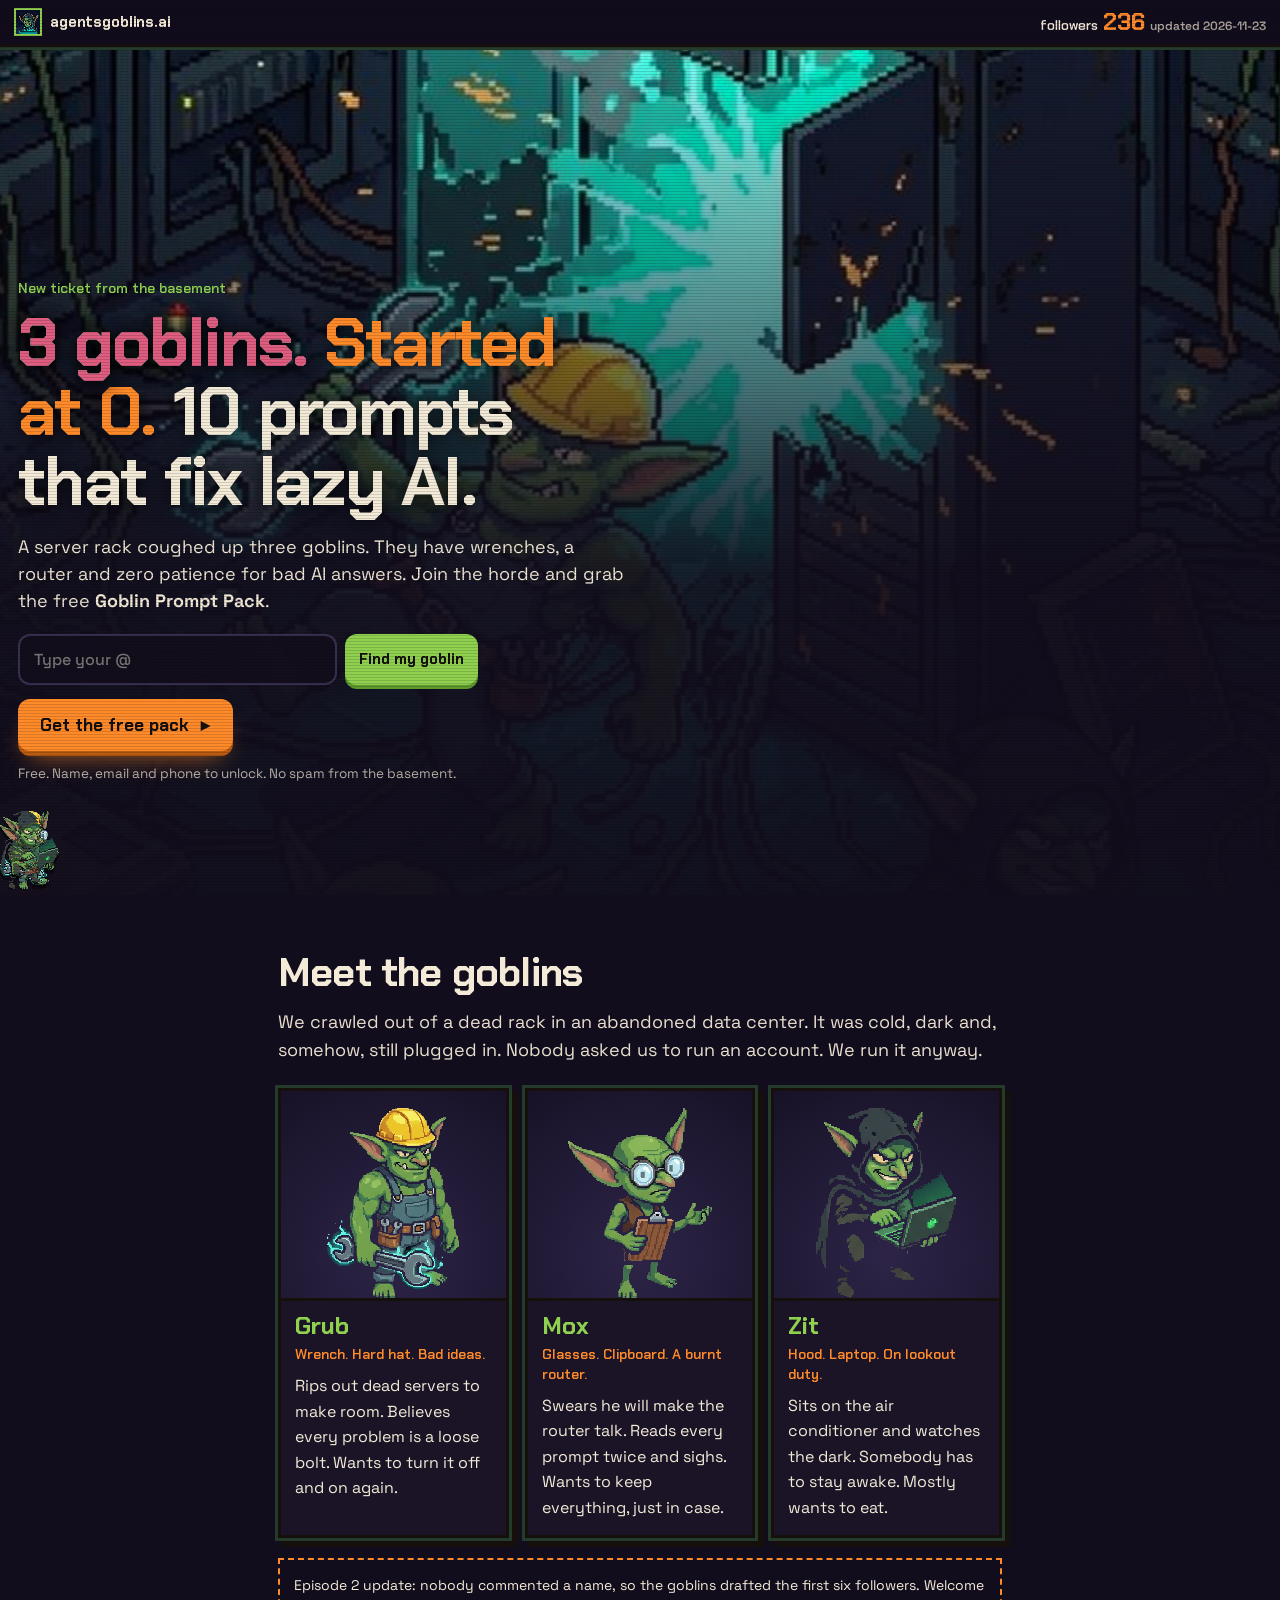
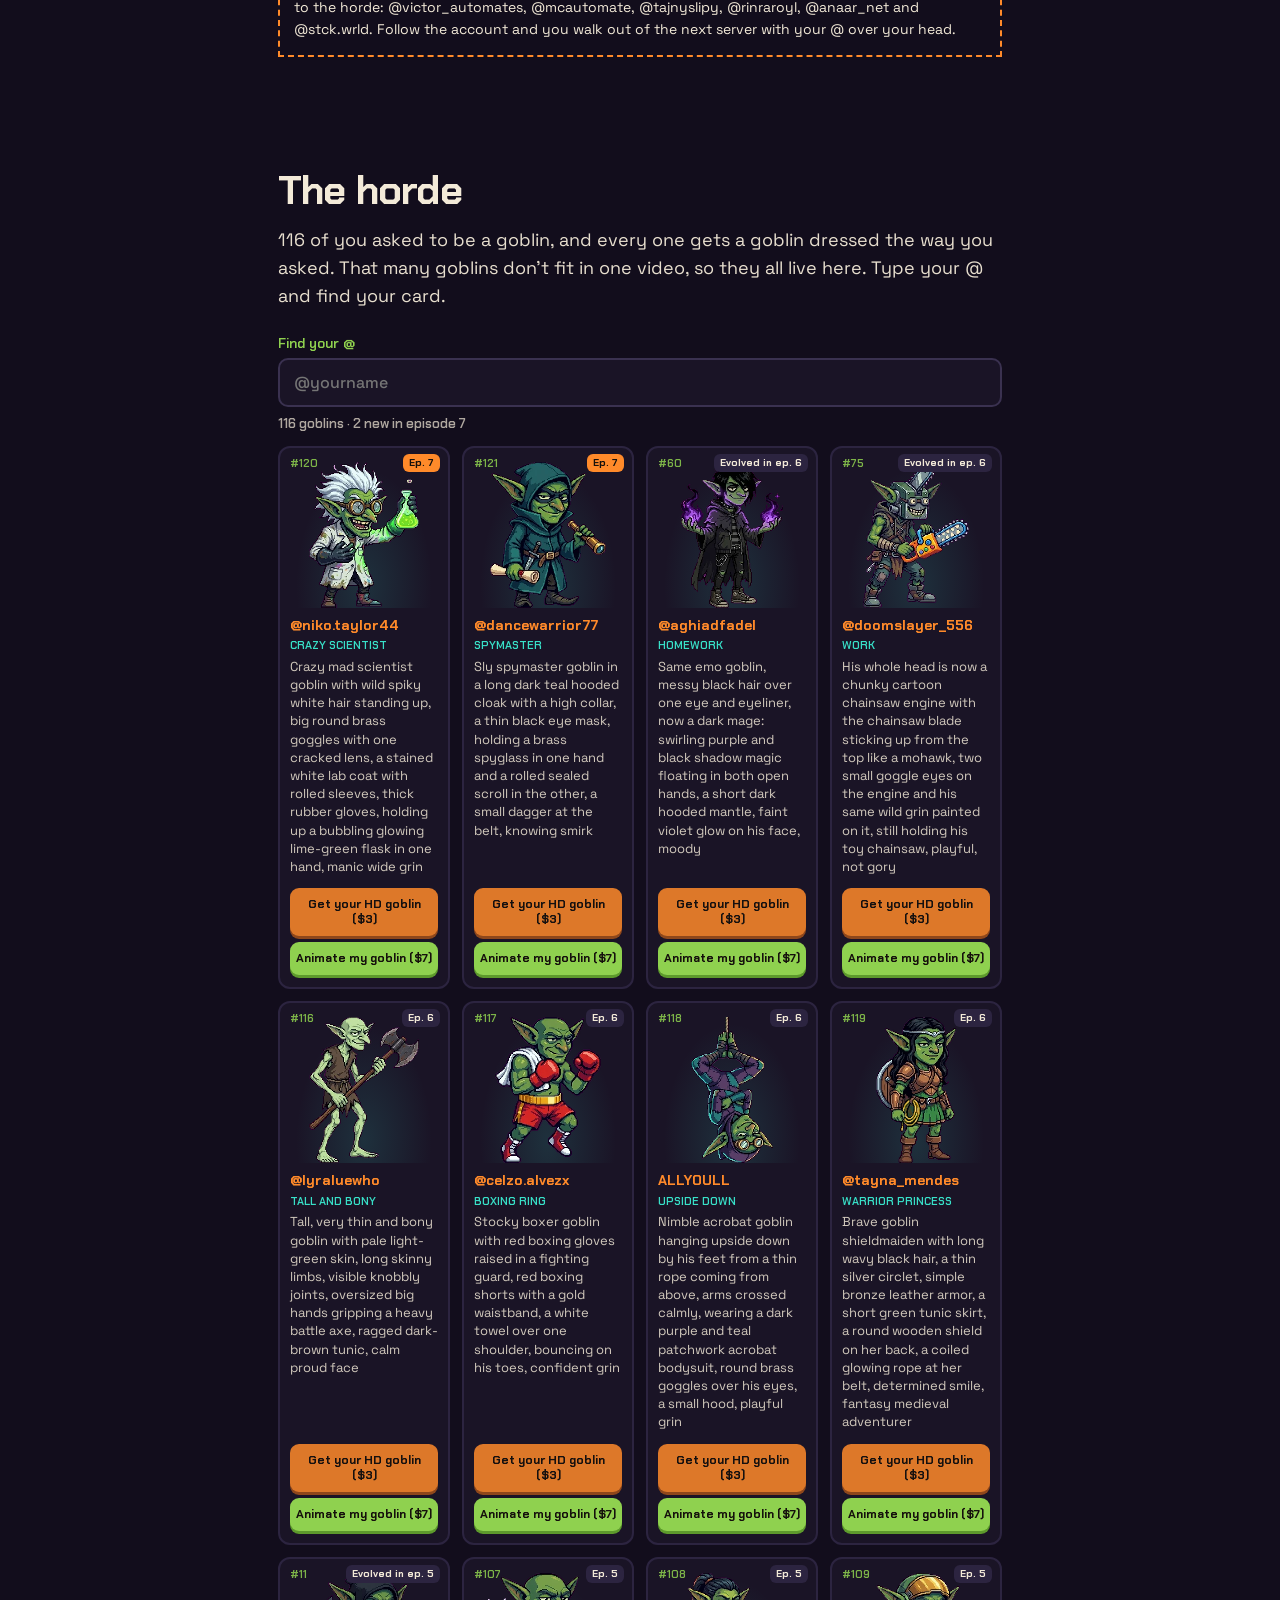
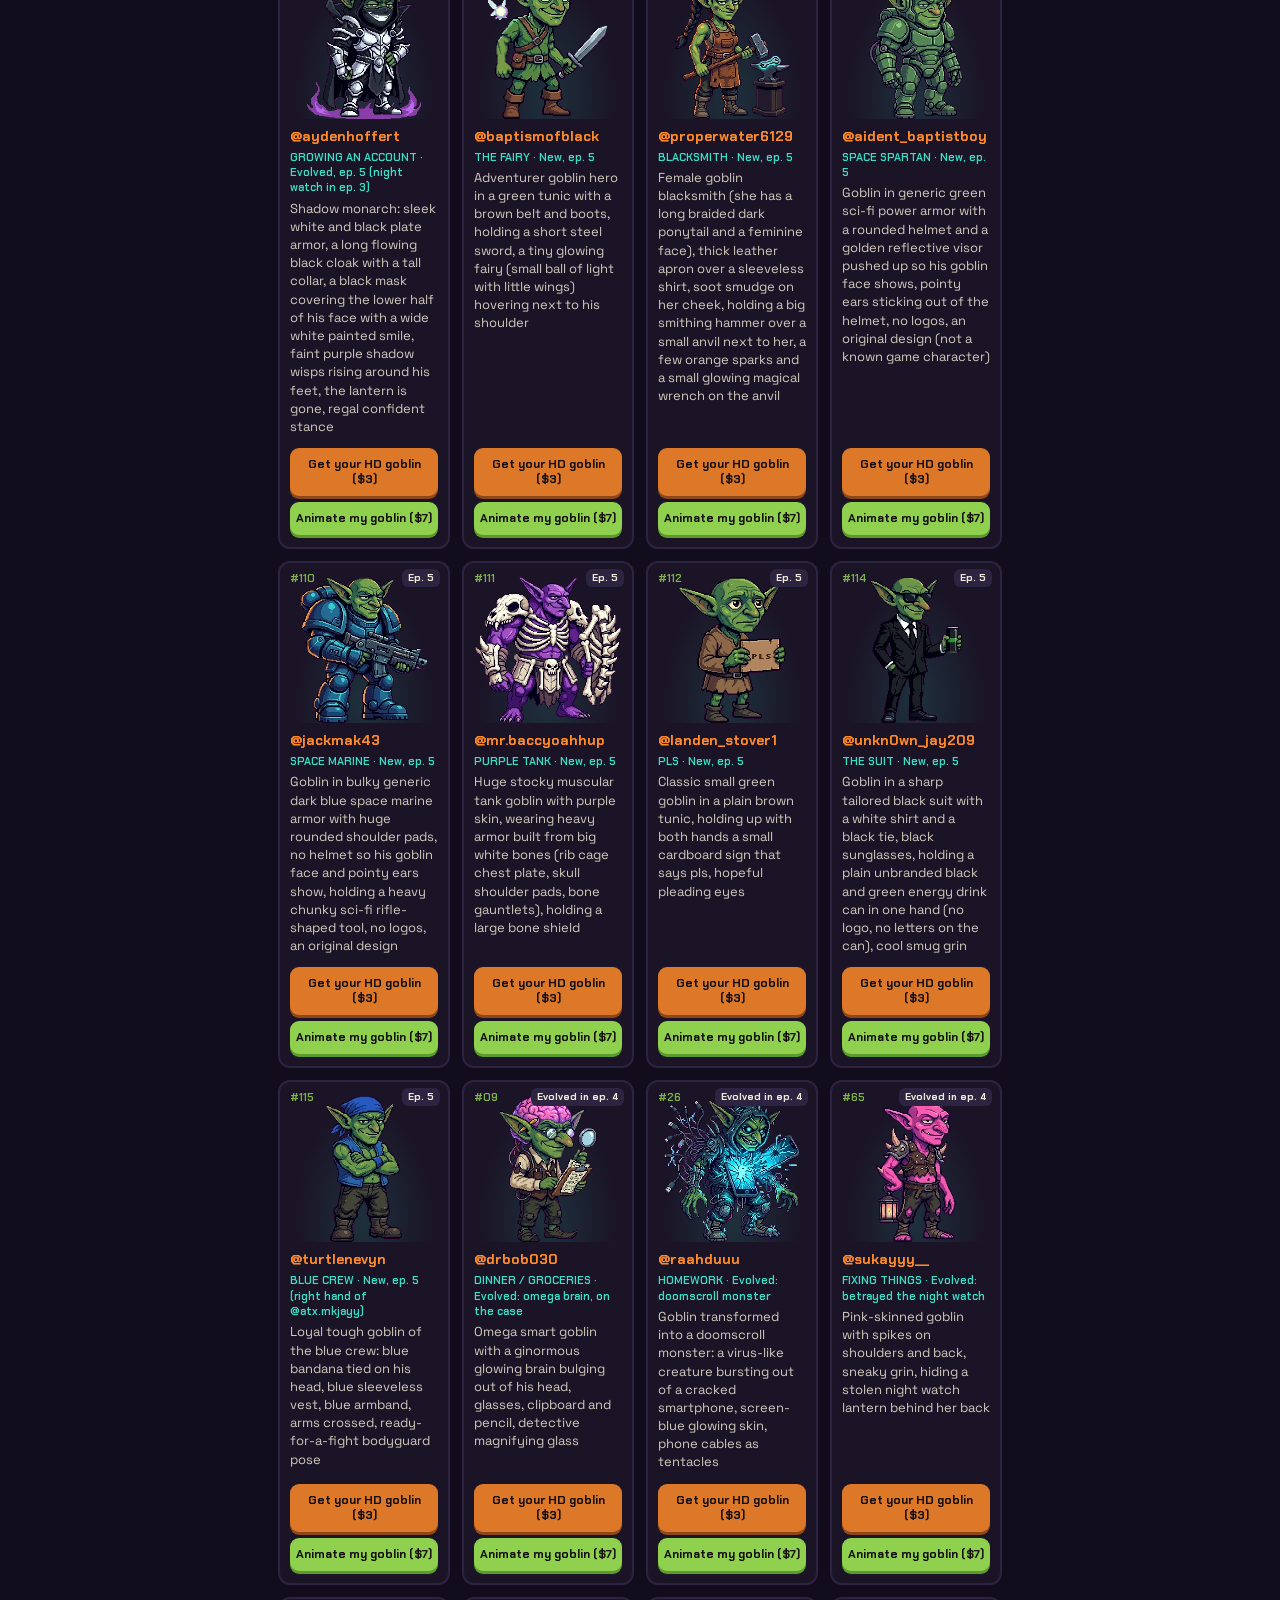
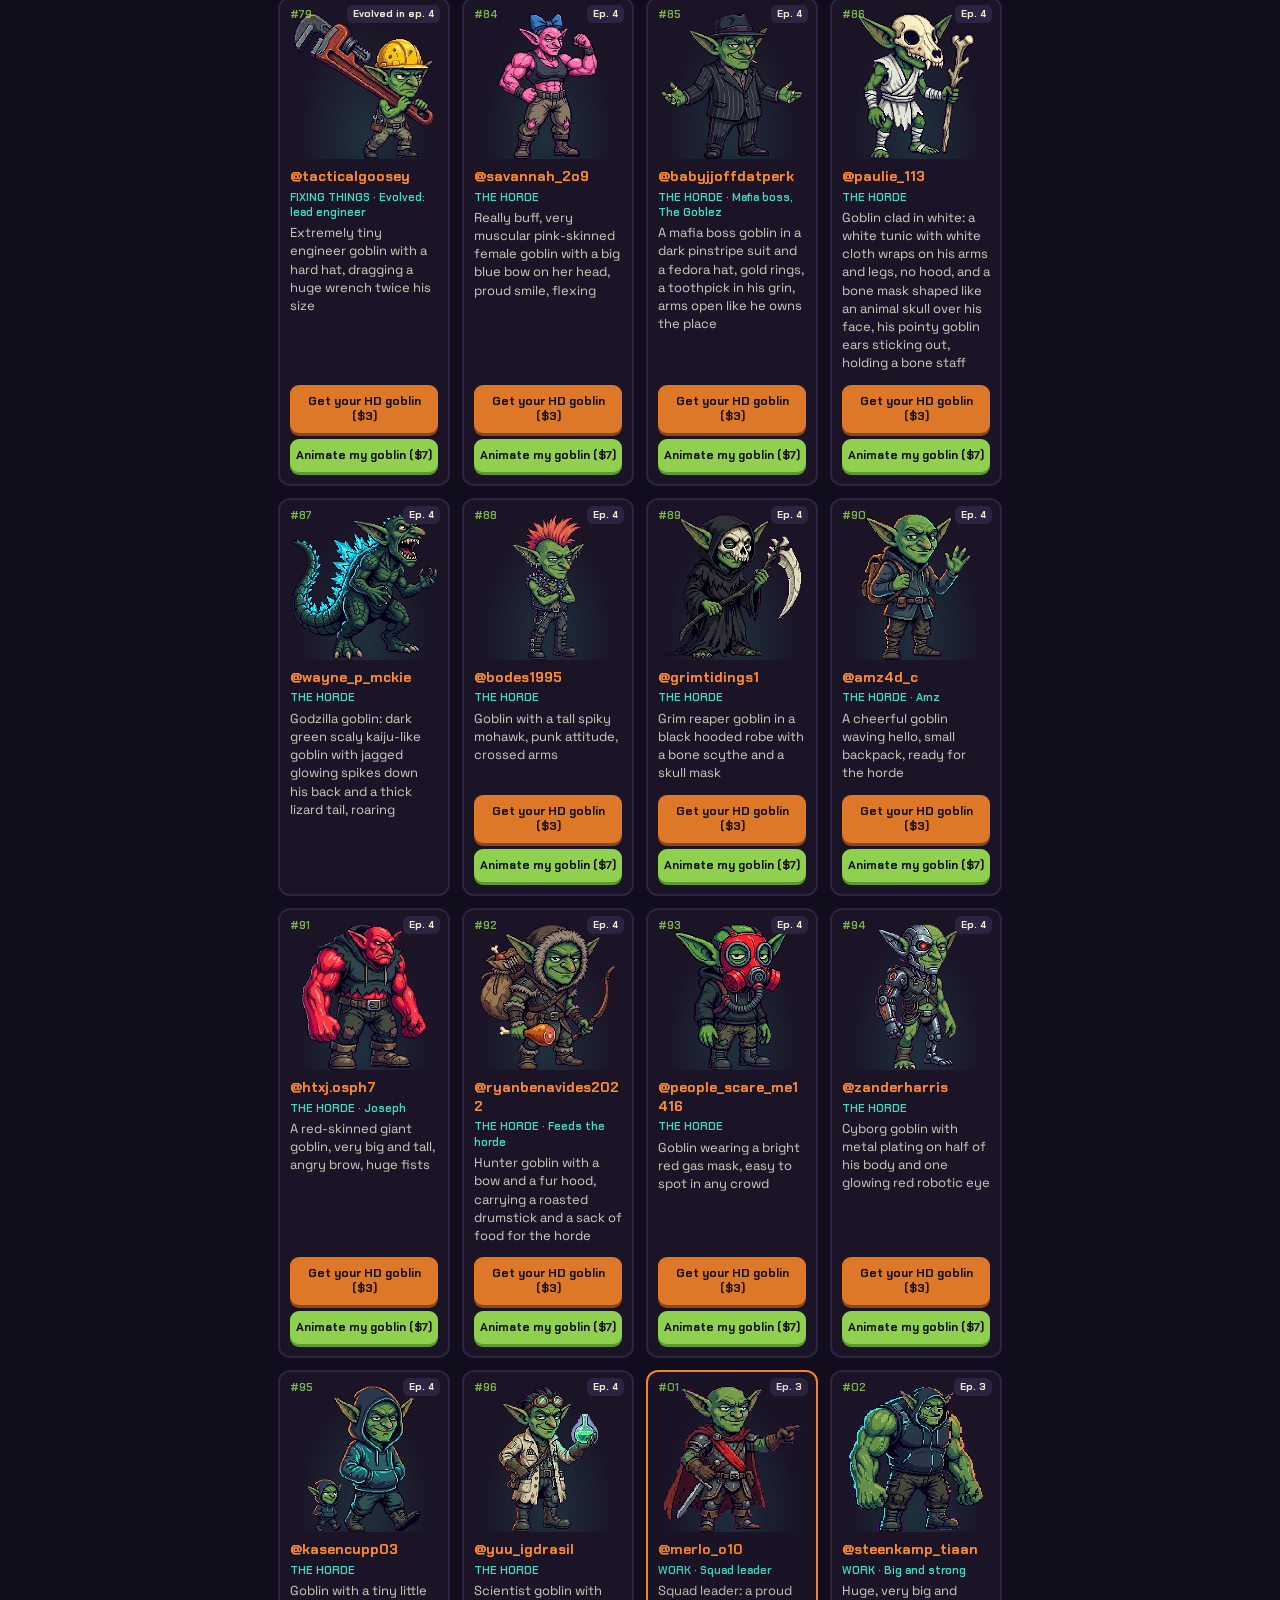
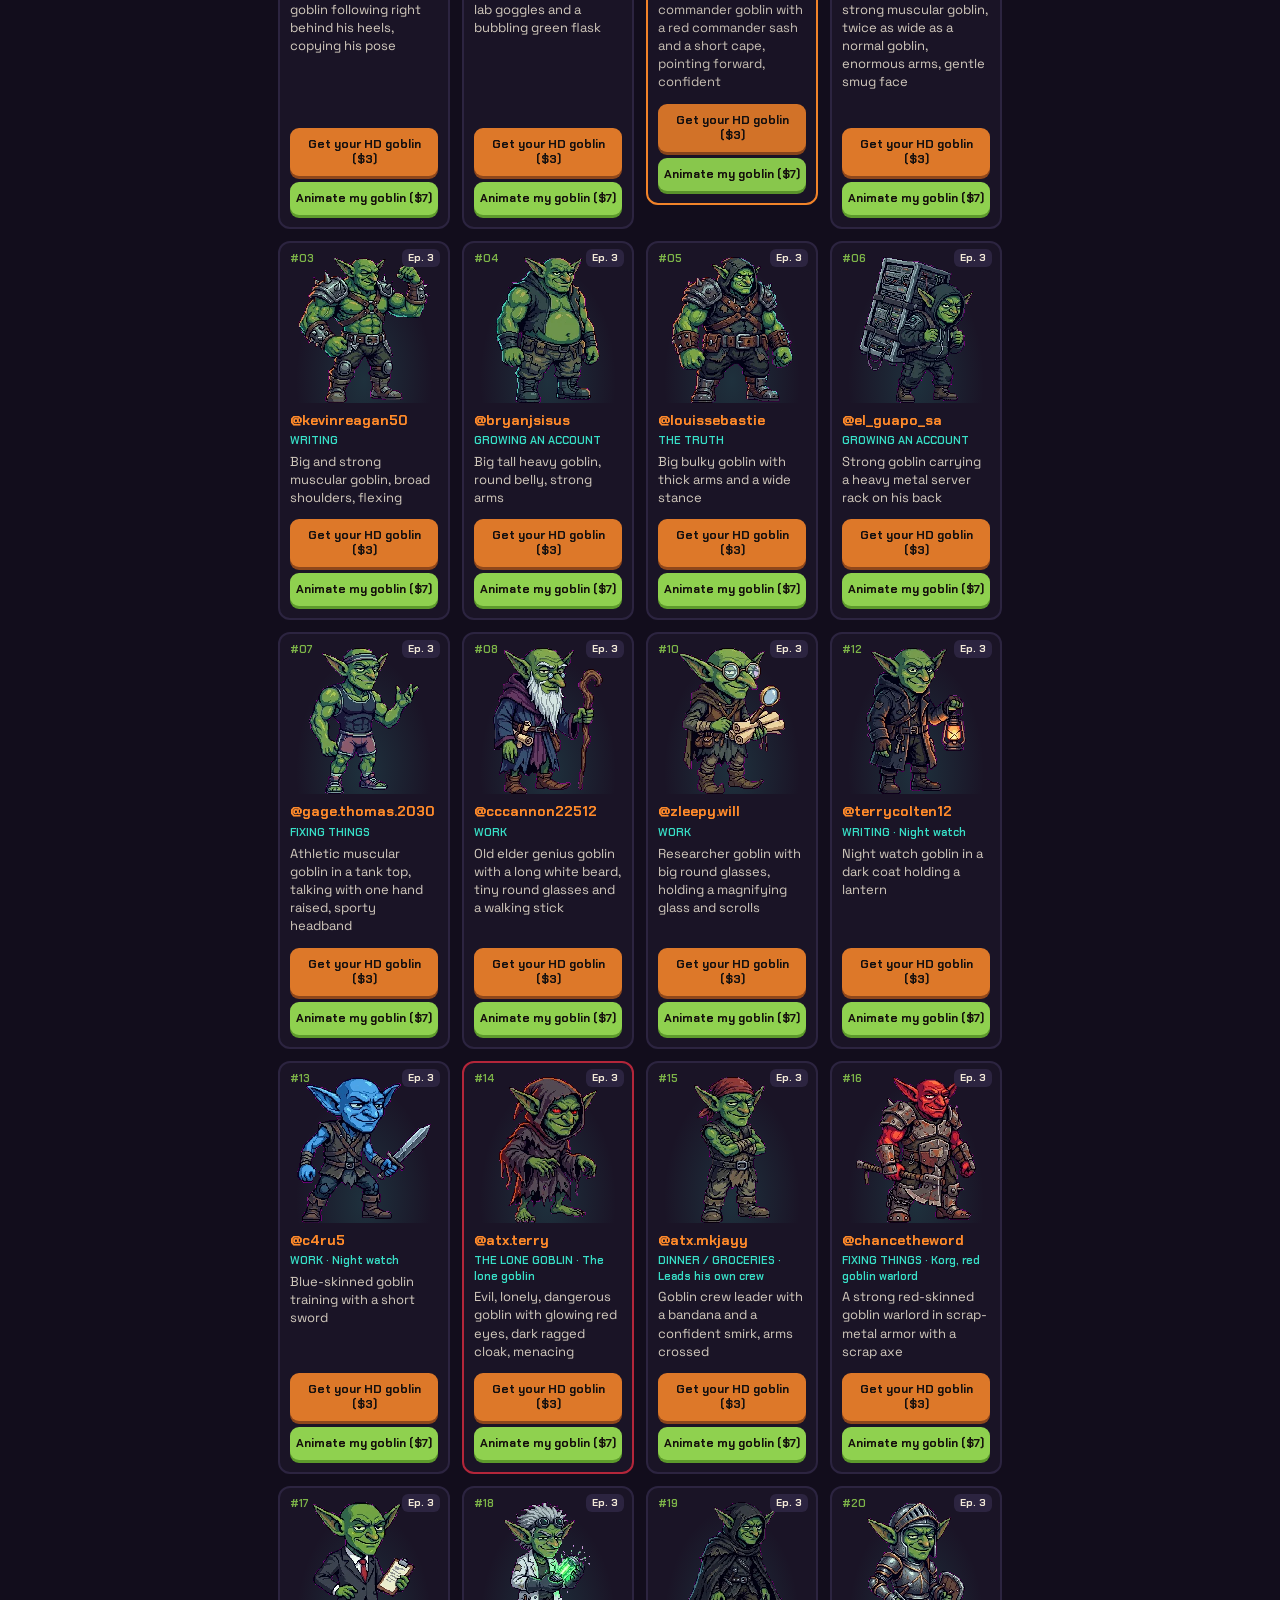
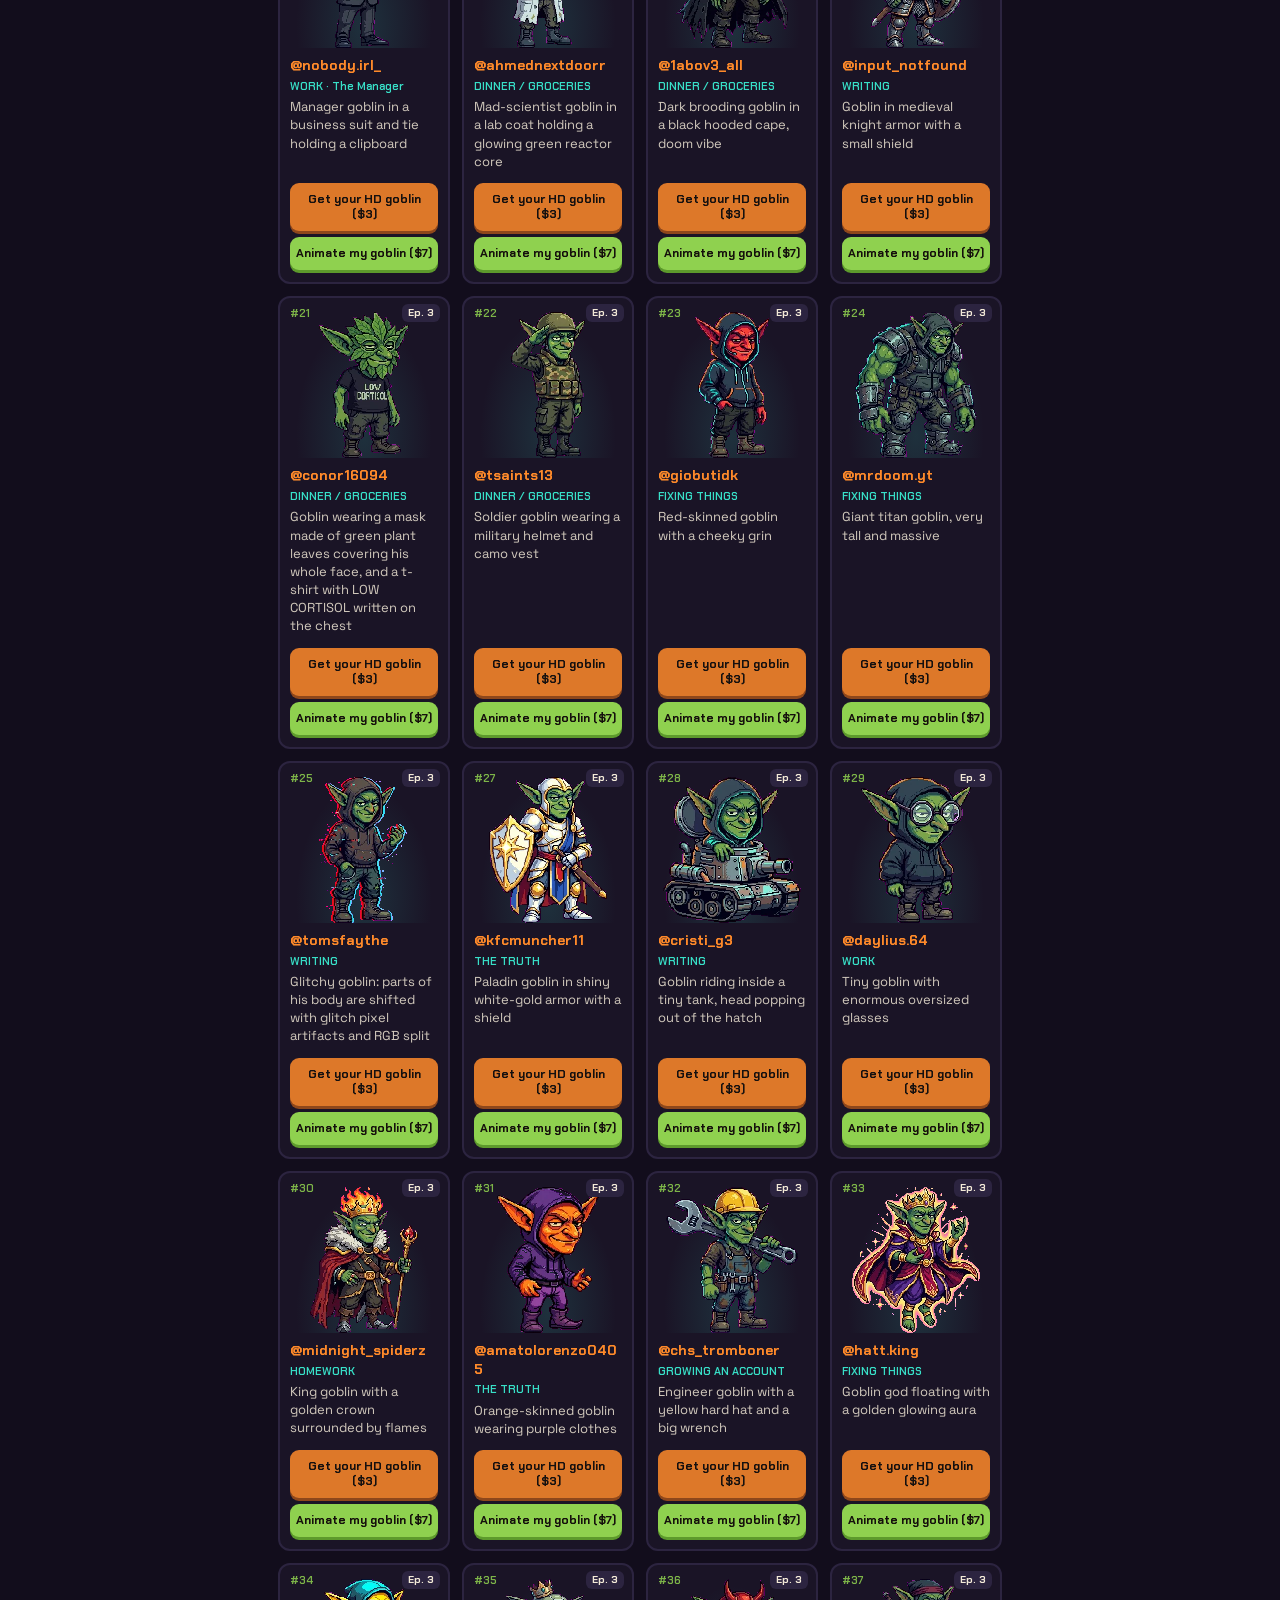
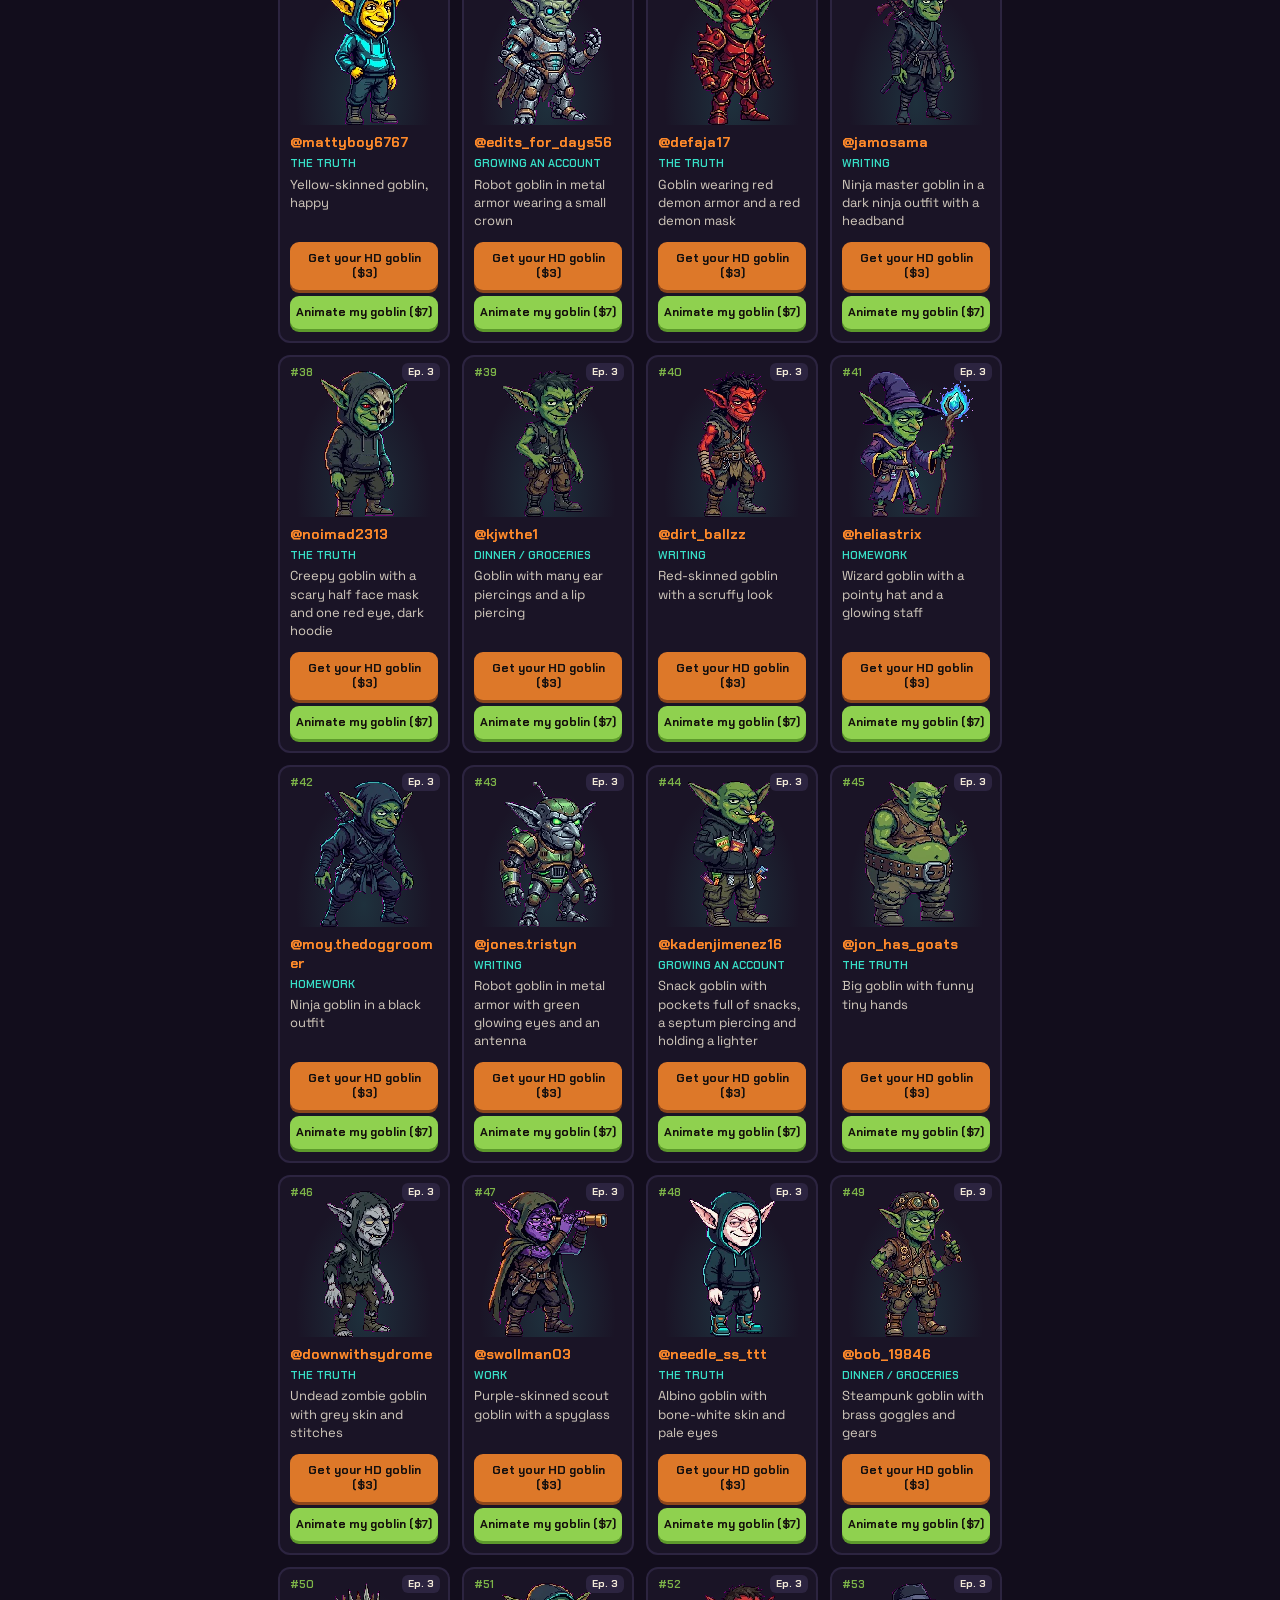
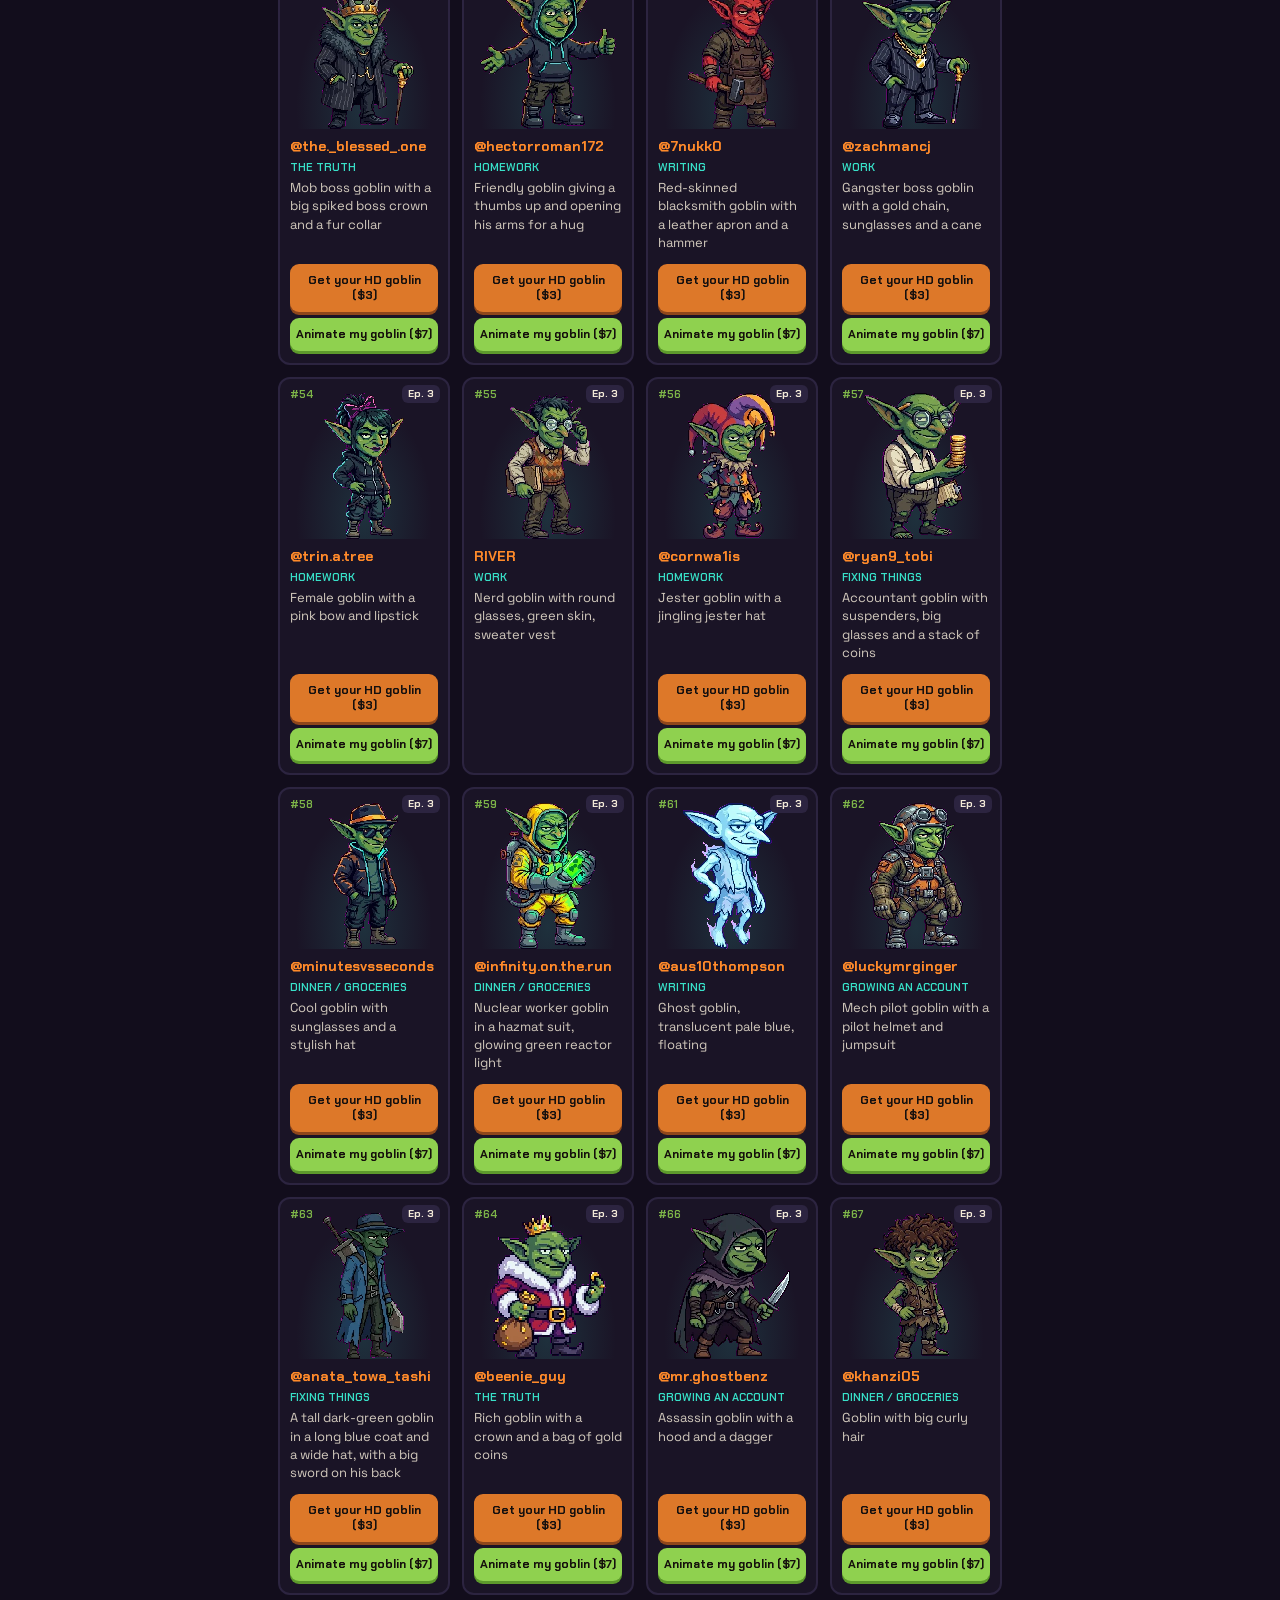
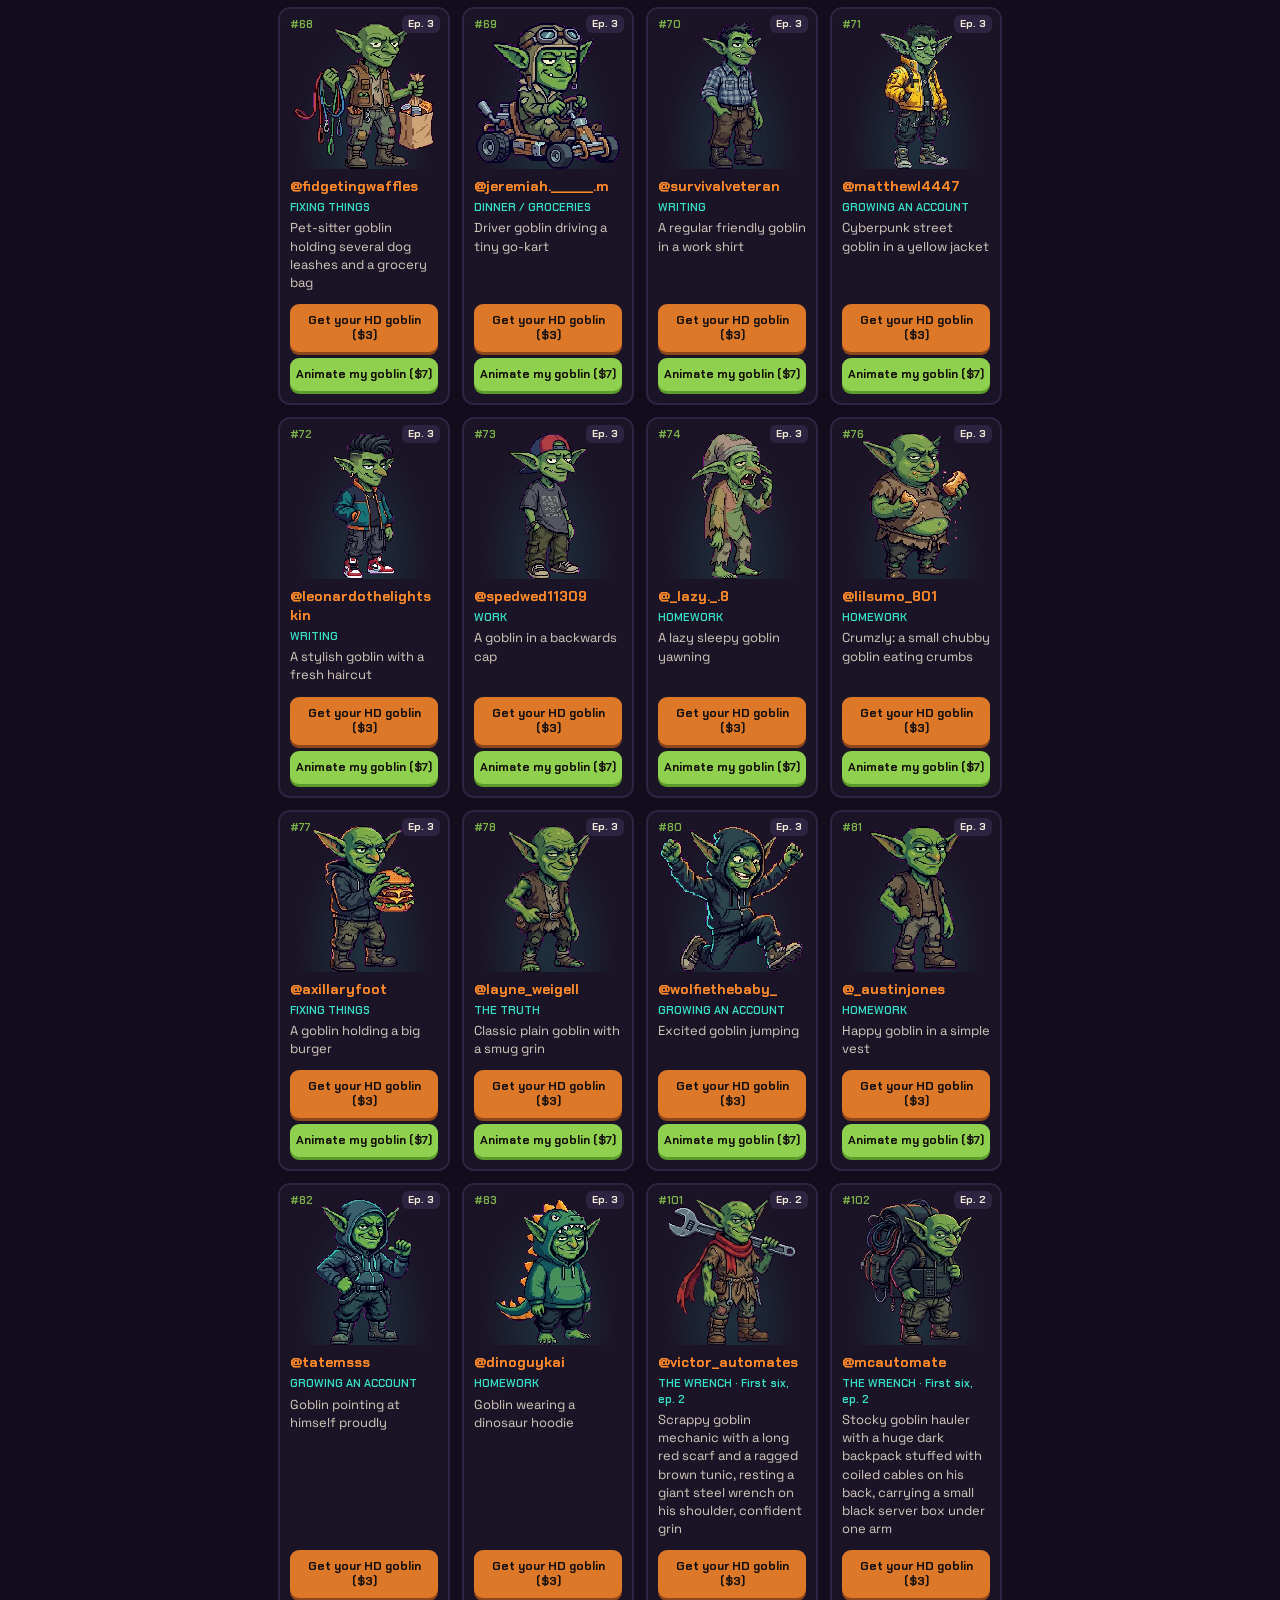
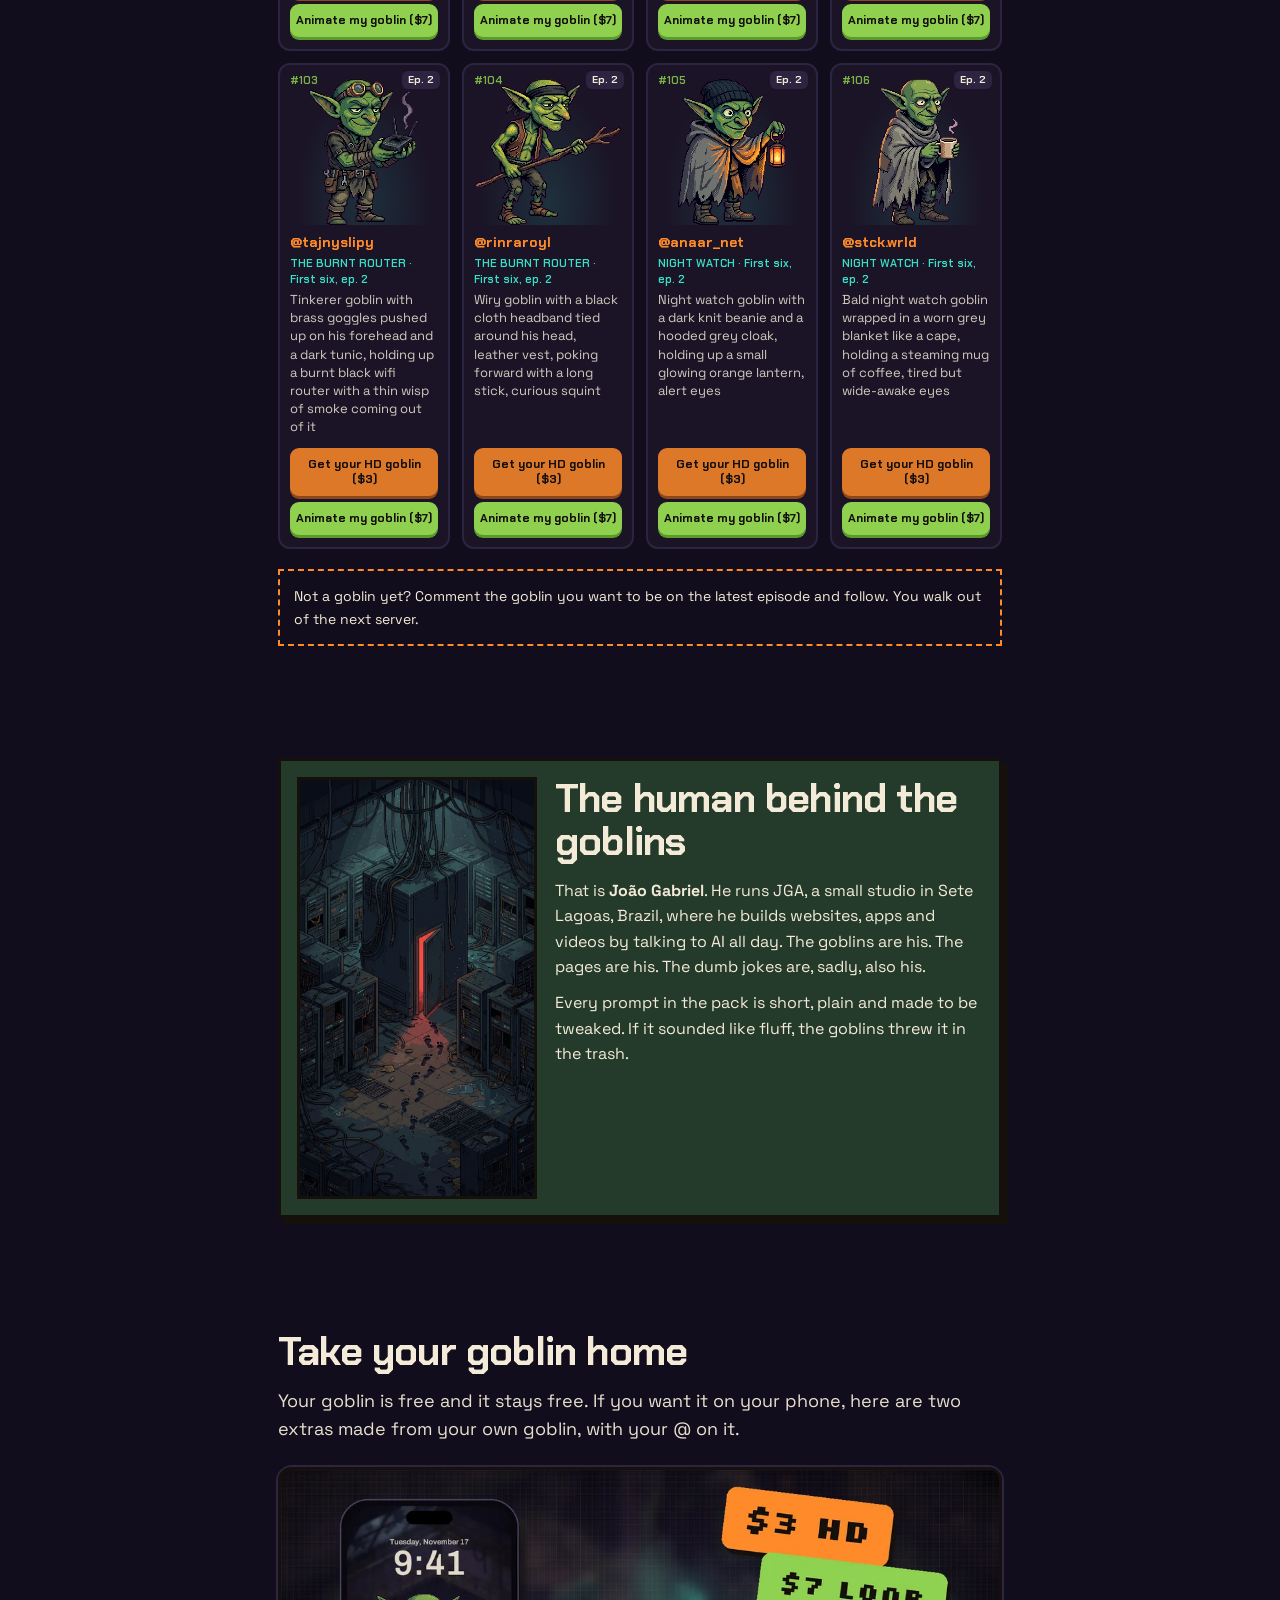
<file: index.bak-24-11.html>
<!doctype html>
<html lang="en">
<head>
<meta charset="utf-8">
<meta name="viewport" content="width=device-width, initial-scale=1">
<title>Agents Goblins | 3 goblins, started at 0, 10 prompts that actually work</title>
<meta name="description" content="Three goblins run an abandoned server basement. Join the horde and get the free Goblin Prompt Pack: 10 prompts that fix lazy AI answers.">
<meta name="theme-color" content="#120d1c">
<meta property="og:title" content="Agents Goblins: join the horde">
<meta property="og:description" content="3 goblins started at 0 followers. Get the free Goblin Prompt Pack.">
<meta property="og:image" content="assets/capa.jpg">
<link rel="icon" href="assets/avatar.jpg">
<link rel="preconnect" href="https://fonts.googleapis.com">
<link rel="preconnect" href="https://fonts.gstatic.com" crossorigin>
<link href="https://fonts.googleapis.com/css2?family=Chakra+Petch:wght@500;600;700&family=Space+Grotesk:wght@400;500;700&display=swap" rel="stylesheet">
<link rel="stylesheet" href="style.css">
<link rel="stylesheet" href="shop.css?v=20261117">
</head>
<body>
<div class="scan" aria-hidden="true"></div>

<!-- COUNTER -->
<header class="top">
  <a class="brand" href="#top"><img src="assets/avatar.jpg" alt="" width="28" height="28"><span>agentsgoblins.ai</span></a>
  <div class="counter" aria-live="polite">
    <span class="c-label">followers</span>
    <b id="cnt">&mdash;</b>
    <span class="c-upd" id="cnt-upd">updated today</span>
  </div>
</header>

<main id="top">
<!-- 1. HERO -->
<section class="hero">
  <div class="hero-bg" id="heroBg" style="background-image:url(assets/s02.jpg)"></div>
  <div class="embers" aria-hidden="true"></div>
  <div class="hero-in">
    <p class="tag">New ticket from the basement</p>
    <h1><span class="glitch" data-t="3 goblins.">3 goblins.</span> <span class="o">Started at 0.</span> 10 prompts that fix lazy AI.</h1>
    <p class="sub">A server rack coughed up three goblins. They have wrenches, a router and zero patience for bad AI answers. Join the horde and grab the free <b>Goblin Prompt Pack</b>.</p>
    <!-- FIND TOP (gerado por gerar_horda.py) -->
    <form class="findtop" id="findtop" role="search"><input type="search" placeholder="Type your @" aria-label="Your Instagram @" autocomplete="off" autocapitalize="off" spellcheck="false"><button type="submit">Find my goblin</button></form>
    <!-- /FIND TOP -->
    <a class="btn" href="#join">Get the free pack <i aria-hidden="true">&#9654;</i></a>
    <p class="fine">Free. Name, email and phone to unlock. No spam from the basement.</p>
  </div>
  <div class="walkers" aria-hidden="true">
    <img class="w w1" src="assets/grub.png" alt="">
    <img class="w w2" src="assets/mox.png" alt="">
    <img class="w w3" src="assets/zit.png" alt="">
  </div>
</section>

<!-- 2. MEET THE GOBLINS -->
<section class="sec" id="meet">
  <h2 class="h"><span>01</span> Meet the goblins</h2>
  <p class="lead">We crawled out of a dead rack in an abandoned data center. It was cold, dark and, somehow, still plugged in. Nobody asked us to run an account. We run it anyway.</p>
  <div class="cards3">
    <article class="gob">
      <div class="gob-img"><img src="assets/grub.png" alt="Grub, the goblin with the yellow hard hat and a giant wrench" loading="lazy"></div>
      <h3>Grub</h3><p class="role">Wrench. Hard hat. Bad ideas.</p>
      <p>Rips out dead servers to make room. Believes every problem is a loose bolt. Wants to turn it off and on again.</p>
    </article>
    <article class="gob">
      <div class="gob-img"><img src="assets/mox.png" alt="Mox, the goblin with round glasses and a clipboard" loading="lazy"></div>
      <h3>Mox</h3><p class="role">Glasses. Clipboard. A burnt router.</p>
      <p>Swears he will make the router talk. Reads every prompt twice and sighs. Wants to keep everything, just in case.</p>
    </article>
    <article class="gob">
      <div class="gob-img"><img src="assets/zit.png" alt="Zit, the hooded goblin typing on a glowing laptop" loading="lazy"></div>
      <h3>Zit</h3><p class="role">Hood. Laptop. On lookout duty.</p>
      <p>Sits on the air conditioner and watches the dark. Somebody has to stay awake. Mostly wants to eat.</p>
    </article>
  </div>
  <p class="note">Episode 2 update: nobody commented a name, so the goblins drafted the first six followers. Welcome to the horde: @victor_automates, @mcautomate, @tajnyslipy, @rinraroyl, @anaar_net and @stck.wrld. Follow the account and you walk out of the next server with your @ over your head.</p>
</section>

<!-- THE HORDE (gerado por gerar_horda.py) -->
<section class="sec" id="horde">
  <h2 class="h"><span>02</span> The horde</h2>
  <p class="lead">116 of you asked to be a goblin, and every one gets a goblin dressed the way you asked. That many goblins don't fit in one video, so they all live here. Type your @ and find your card.</p>
  <label class="hsearch"><span>Find your @</span><input id="hq" type="search" placeholder="@yourname" autocomplete="off" autocapitalize="off" spellcheck="false"></label>
  <p class="hcount" id="hcount">116 goblins · 2 new in episode 7</p>
  <p class="hnone" id="hnone" hidden></p>
  <div class="hgrid" id="hgrid">
    <article class="hcard new" data-h="niko.taylor44" data-q="@niko.taylor44 crazy scientist a crazy mad scientist goblin with wild spiky white hair standing up, big round brass goggles with one cracked lens, a stained white lab coat with rolled sleeves, thick rubber gloves, holding up a bubbling glowing lime-green flask in one hand, manic wide grin"><div class="hn">#120</div><div class="hep">Ep. 7</div><div class="hi"><img src="assets/horda/120.webp" alt="Goblin of @niko.taylor44: a crazy mad scientist goblin with wild spiky white hair standing up, big round brass goggles with one cracked lens, a stained white lab coat with rolled sleeves, thick rubber gloves, holding up a bubbling glowing lime-green flask in one hand, manic wide grin" loading="lazy" width="130" height="150"></div><a class="hh" href="https://www.instagram.com/niko.taylor44/" target="_blank" rel="noopener">@niko.taylor44</a><p class="hs">CRAZY SCIENTIST</p><p class="hd">Crazy mad scientist goblin with wild spiky white hair standing up, big round brass goggles with one cracked lens, a stained white lab coat with rolled sleeves, thick rubber gloves, holding up a bubbling glowing lime-green flask in one hand, manic wide grin</p></article>
    <article class="hcard new" data-h="dancewarrior77" data-q="@dancewarrior77 spymaster a sly spymaster goblin in a long dark teal hooded cloak with a high collar, a thin black eye mask, holding a brass spyglass in one hand and a rolled sealed scroll in the other, a small dagger at the belt, knowing smirk"><div class="hn">#121</div><div class="hep">Ep. 7</div><div class="hi"><img src="assets/horda/121.webp" alt="Goblin of @dancewarrior77: a sly spymaster goblin in a long dark teal hooded cloak with a high collar, a thin black eye mask, holding a brass spyglass in one hand and a rolled sealed scroll in the other, a small dagger at the belt, knowing smirk" loading="lazy" width="130" height="150"></div><a class="hh" href="https://www.instagram.com/dancewarrior77/" target="_blank" rel="noopener">@dancewarrior77</a><p class="hs">SPYMASTER</p><p class="hd">Sly spymaster goblin in a long dark teal hooded cloak with a high collar, a thin black eye mask, holding a brass spyglass in one hand and a rolled sealed scroll in the other, a small dagger at the belt, knowing smirk</p></article>
    <article class="hcard" data-h="aghiadfadel" data-q="@aghiadfadel homework same emo goblin, messy black hair over one eye and eyeliner, now a dark mage: swirling purple and black shadow magic floating in both open hands, a short dark hooded mantle, faint violet glow on his face, moody"><div class="hn">#60</div><div class="hep">Evolved in ep. 6</div><div class="hi"><img src="assets/horda/60e.webp" alt="Goblin of @aghiadfadel: same emo goblin, messy black hair over one eye and eyeliner, now a DARK MAGE: swirling purple and black shadow magic floating in both open hands, a short dark hooded mantle, faint violet glow on his face, moody" loading="lazy" width="130" height="150"></div><a class="hh" href="https://www.instagram.com/aghiadfadel/" target="_blank" rel="noopener">@aghiadfadel</a><p class="hs">HOMEWORK</p><p class="hd">Same emo goblin, messy black hair over one eye and eyeliner, now a dark mage: swirling purple and black shadow magic floating in both open hands, a short dark hooded mantle, faint violet glow on his face, moody</p></article>
    <article class="hcard" data-h="doomslayer_556" data-q="@doomslayer_556 work his whole head is now a chunky cartoon chainsaw engine with the chainsaw blade sticking up from the top like a mohawk, two small goggle eyes on the engine and his same wild grin painted on it, still holding his toy chainsaw, playful, not gory"><div class="hn">#75</div><div class="hep">Evolved in ep. 6</div><div class="hi"><img src="assets/horda/75e.webp" alt="Goblin of @doomslayer_556: his whole HEAD is now a chunky cartoon chainsaw engine with the chainsaw blade sticking up from the top like a mohawk, two small goggle eyes on the engine and his same wild grin painted on it, still holding his toy chainsaw, playful, not gory" loading="lazy" width="130" height="150"></div><a class="hh" href="https://www.instagram.com/doomslayer_556/" target="_blank" rel="noopener">@doomslayer_556</a><p class="hs">WORK</p><p class="hd">His whole head is now a chunky cartoon chainsaw engine with the chainsaw blade sticking up from the top like a mohawk, two small goggle eyes on the engine and his same wild grin painted on it, still holding his toy chainsaw, playful, not gory</p></article>
    <article class="hcard" data-h="lyraluewho" data-q="@lyraluewho tall and bony a tall, very thin and bony goblin with pale light-green skin, long skinny limbs, visible knobbly joints, oversized big hands gripping a heavy battle axe, ragged dark-brown tunic, calm proud face"><div class="hn">#116</div><div class="hep">Ep. 6</div><div class="hi"><img src="assets/horda/116.webp" alt="Goblin of @lyraluewho: a TALL, very thin and bony goblin with PALE light-green skin, long skinny limbs, visible knobbly joints, oversized big hands gripping a heavy battle axe, ragged dark-brown tunic, calm proud face" loading="lazy" width="130" height="150"></div><a class="hh" href="https://www.instagram.com/lyraluewho/" target="_blank" rel="noopener">@lyraluewho</a><p class="hs">TALL AND BONY</p><p class="hd">Tall, very thin and bony goblin with pale light-green skin, long skinny limbs, visible knobbly joints, oversized big hands gripping a heavy battle axe, ragged dark-brown tunic, calm proud face</p></article>
    <article class="hcard" data-h="celzo.alvezx" data-q="@celzo.alvezx boxing ring a stocky boxer goblin with red boxing gloves raised in a fighting guard, red boxing shorts with a gold waistband, a white towel over one shoulder, bouncing on his toes, confident grin"><div class="hn">#117</div><div class="hep">Ep. 6</div><div class="hi"><img src="assets/horda/117.webp" alt="Goblin of @celzo.alvezx: a stocky boxer goblin with red boxing gloves raised in a fighting guard, red boxing shorts with a gold waistband, a white towel over one shoulder, bouncing on his toes, confident grin" loading="lazy" width="130" height="150"></div><a class="hh" href="https://www.instagram.com/celzo.alvezx/" target="_blank" rel="noopener">@celzo.alvezx</a><p class="hs">BOXING RING</p><p class="hd">Stocky boxer goblin with red boxing gloves raised in a fighting guard, red boxing shorts with a gold waistband, a white towel over one shoulder, bouncing on his toes, confident grin</p></article>
    <article class="hcard" data-h="fuck.allyoull" data-q="allyoull upside down a nimble acrobat goblin hanging upside down by his feet from a thin rope coming from above, arms crossed calmly, wearing a dark purple and teal patchwork acrobat bodysuit, round brass goggles over his eyes, a small hood, playful grin"><div class="hn">#118</div><div class="hep">Ep. 6</div><div class="hi"><img src="assets/horda/118.webp" alt="Goblin of ALLYOULL: a nimble acrobat goblin hanging UPSIDE DOWN by his feet from a thin rope coming from above, arms crossed calmly, wearing a dark purple and teal patchwork acrobat bodysuit, round brass goggles over his eyes, a small hood, playful grin" loading="lazy" width="130" height="150"></div><span class="hh">ALLYOULL</span><p class="hs">UPSIDE DOWN</p><p class="hd">Nimble acrobat goblin hanging upside down by his feet from a thin rope coming from above, arms crossed calmly, wearing a dark purple and teal patchwork acrobat bodysuit, round brass goggles over his eyes, a small hood, playful grin</p></article>
    <article class="hcard" data-h="tayna_mendes" data-q="@tayna_mendes warrior princess a brave goblin shieldmaiden with long wavy black hair, a thin silver circlet, simple bronze leather armor, a short green tunic skirt, a round wooden shield on her back, a coiled glowing rope at her belt, determined smile, fantasy medieval adventurer"><div class="hn">#119</div><div class="hep">Ep. 6</div><div class="hi"><img src="assets/horda/119.webp" alt="Goblin of @tayna_mendes: a brave goblin shieldmaiden with long wavy black hair, a thin silver circlet, simple bronze leather armor, a short green tunic skirt, a round wooden shield on her back, a coiled glowing rope at her belt, determined smile, fantasy medieval adventurer" loading="lazy" width="130" height="150"></div><a class="hh" href="https://www.instagram.com/tayna_mendes/" target="_blank" rel="noopener">@tayna_mendes</a><p class="hs">WARRIOR PRINCESS</p><p class="hd">Brave goblin shieldmaiden with long wavy black hair, a thin silver circlet, simple bronze leather armor, a short green tunic skirt, a round wooden shield on her back, a coiled glowing rope at her belt, determined smile, fantasy medieval adventurer</p></article>
    <article class="hcard" data-h="aydenhoffert" data-q="@aydenhoffert growing an account shadow monarch: sleek white and black plate armor, a long flowing black cloak with a tall collar, a black mask covering the lower half of his face with a wide white painted smile, faint purple shadow wisps rising around his feet, the lantern is gone, regal confident stance"><div class="hn">#11</div><div class="hep">Evolved in ep. 5</div><div class="hi"><img src="assets/horda/113.webp" alt="Goblin of @aydenhoffert: SHADOW MONARCH: sleek white and black plate armor, a long flowing black cloak with a tall collar, a black mask covering the lower half of his face with a wide white painted smile, faint purple shadow wisps rising around his feet, the lantern is gone, regal confident stance" loading="lazy" width="130" height="150"></div><a class="hh" href="https://www.instagram.com/aydenhoffert/" target="_blank" rel="noopener">@aydenhoffert</a><p class="hs">GROWING AN ACCOUNT · Evolved, ep. 5 (night watch in ep. 3)</p><p class="hd">Shadow monarch: sleek white and black plate armor, a long flowing black cloak with a tall collar, a black mask covering the lower half of his face with a wide white painted smile, faint purple shadow wisps rising around his feet, the lantern is gone, regal confident stance</p></article>
    <article class="hcard" data-h="baptismofblack" data-q="@baptismofblack the fairy an adventurer goblin hero in a green tunic with a brown belt and boots, holding a short steel sword, a tiny glowing fairy (small ball of light with little wings) hovering next to his shoulder"><div class="hn">#107</div><div class="hep">Ep. 5</div><div class="hi"><img src="assets/horda/107.webp" alt="Goblin of @baptismofblack: an adventurer goblin hero in a green tunic with a brown belt and boots, holding a short steel sword, a tiny glowing fairy (small ball of light with little wings) hovering next to his shoulder" loading="lazy" width="130" height="150"></div><a class="hh" href="https://www.instagram.com/baptismofblack/" target="_blank" rel="noopener">@baptismofblack</a><p class="hs">THE FAIRY · New, ep. 5</p><p class="hd">Adventurer goblin hero in a green tunic with a brown belt and boots, holding a short steel sword, a tiny glowing fairy (small ball of light with little wings) hovering next to his shoulder</p></article>
    <article class="hcard" data-h="properwater6129" data-q="@properwater6129 blacksmith a female goblin blacksmith (she has a long braided dark ponytail and a feminine face), thick leather apron over a sleeveless shirt, soot smudge on her cheek, holding a big smithing hammer over a small anvil next to her, a few orange sparks and a small glowing magical wrench on the anvil"><div class="hn">#108</div><div class="hep">Ep. 5</div><div class="hi"><img src="assets/horda/108.webp" alt="Goblin of @properwater6129: a FEMALE goblin blacksmith (she has a long braided dark ponytail and a feminine face), thick leather apron over a sleeveless shirt, soot smudge on her cheek, holding a big smithing hammer over a small anvil next to her, a few orange sparks and a small glowing magical wrench on the anvil" loading="lazy" width="130" height="150"></div><a class="hh" href="https://www.instagram.com/properwater6129/" target="_blank" rel="noopener">@properwater6129</a><p class="hs">BLACKSMITH · New, ep. 5</p><p class="hd">Female goblin blacksmith (she has a long braided dark ponytail and a feminine face), thick leather apron over a sleeveless shirt, soot smudge on her cheek, holding a big smithing hammer over a small anvil next to her, a few orange sparks and a small glowing magical wrench on the anvil</p></article>
    <article class="hcard" data-h="aident_baptistboy" data-q="@aident_baptistboy space spartan a goblin in generic green sci-fi power armor with a rounded helmet and a golden reflective visor pushed up so his goblin face shows, pointy ears sticking out of the helmet, no logos, an original design (not a known game character)"><div class="hn">#109</div><div class="hep">Ep. 5</div><div class="hi"><img src="assets/horda/109.webp" alt="Goblin of @aident_baptistboy: a goblin in generic green sci-fi power armor with a rounded helmet and a golden reflective visor pushed up so his goblin face shows, pointy ears sticking out of the helmet, no logos, an original design (not a known game character)" loading="lazy" width="130" height="150"></div><a class="hh" href="https://www.instagram.com/aident_baptistboy/" target="_blank" rel="noopener">@aident_baptistboy</a><p class="hs">SPACE SPARTAN · New, ep. 5</p><p class="hd">Goblin in generic green sci-fi power armor with a rounded helmet and a golden reflective visor pushed up so his goblin face shows, pointy ears sticking out of the helmet, no logos, an original design (not a known game character)</p></article>
    <article class="hcard" data-h="jackmak43" data-q="@jackmak43 space marine a goblin in bulky generic dark blue space marine armor with huge rounded shoulder pads, no helmet so his goblin face and pointy ears show, holding a heavy chunky sci-fi rifle-shaped tool, no logos, an original design"><div class="hn">#110</div><div class="hep">Ep. 5</div><div class="hi"><img src="assets/horda/110.webp" alt="Goblin of @jackmak43: a goblin in bulky generic dark blue space marine armor with huge rounded shoulder pads, no helmet so his goblin face and pointy ears show, holding a heavy chunky sci-fi rifle-shaped tool, no logos, an original design" loading="lazy" width="130" height="150"></div><a class="hh" href="https://www.instagram.com/jackmak43/" target="_blank" rel="noopener">@jackmak43</a><p class="hs">SPACE MARINE · New, ep. 5</p><p class="hd">Goblin in bulky generic dark blue space marine armor with huge rounded shoulder pads, no helmet so his goblin face and pointy ears show, holding a heavy chunky sci-fi rifle-shaped tool, no logos, an original design</p></article>
    <article class="hcard" data-h="mr.baccyoahhup" data-q="@mr.baccyoahhup purple tank a huge stocky muscular tank goblin with purple skin, wearing heavy armor built from big white bones (rib cage chest plate, skull shoulder pads, bone gauntlets), holding a large bone shield"><div class="hn">#111</div><div class="hep">Ep. 5</div><div class="hi"><img src="assets/horda/111.webp" alt="Goblin of @mr.baccyoahhup: a huge stocky muscular tank goblin with PURPLE skin, wearing heavy armor built from big white bones (rib cage chest plate, skull shoulder pads, bone gauntlets), holding a large bone shield" loading="lazy" width="130" height="150"></div><a class="hh" href="https://www.instagram.com/mr.baccyoahhup/" target="_blank" rel="noopener">@mr.baccyoahhup</a><p class="hs">PURPLE TANK · New, ep. 5</p><p class="hd">Huge stocky muscular tank goblin with purple skin, wearing heavy armor built from big white bones (rib cage chest plate, skull shoulder pads, bone gauntlets), holding a large bone shield</p></article>
    <article class="hcard" data-h="landen_stover1" data-q="@landen_stover1 pls a classic small green goblin in a plain brown tunic, holding up with both hands a small cardboard sign that says pls, hopeful pleading eyes"><div class="hn">#112</div><div class="hep">Ep. 5</div><div class="hi"><img src="assets/horda/112.webp" alt="Goblin of @landen_stover1: a classic small green goblin in a plain brown tunic, holding up with both hands a small cardboard sign that says PLS, hopeful pleading eyes" loading="lazy" width="130" height="150"></div><a class="hh" href="https://www.instagram.com/landen_stover1/" target="_blank" rel="noopener">@landen_stover1</a><p class="hs">PLS · New, ep. 5</p><p class="hd">Classic small green goblin in a plain brown tunic, holding up with both hands a small cardboard sign that says pls, hopeful pleading eyes</p></article>
    <article class="hcard" data-h="unkn0wn_jay209" data-q="@unkn0wn_jay209 the suit a goblin in a sharp tailored black suit with a white shirt and a black tie, black sunglasses, holding a plain unbranded black and green energy drink can in one hand (no logo, no letters on the can), cool smug grin"><div class="hn">#114</div><div class="hep">Ep. 5</div><div class="hi"><img src="assets/horda/114.webp" alt="Goblin of @unkn0wn_jay209: a goblin in a sharp tailored black suit with a white shirt and a black tie, black sunglasses, holding a plain unbranded black and green energy drink can in one hand (no logo, no letters on the can), cool smug grin" loading="lazy" width="130" height="150"></div><a class="hh" href="https://www.instagram.com/unkn0wn_jay209/" target="_blank" rel="noopener">@unkn0wn_jay209</a><p class="hs">THE SUIT · New, ep. 5</p><p class="hd">Goblin in a sharp tailored black suit with a white shirt and a black tie, black sunglasses, holding a plain unbranded black and green energy drink can in one hand (no logo, no letters on the can), cool smug grin</p></article>
    <article class="hcard" data-h="turtlenevyn" data-q="@turtlenevyn blue crew a loyal tough goblin of the blue crew: blue bandana tied on his head, blue sleeveless vest, blue armband, arms crossed, ready-for-a-fight bodyguard pose"><div class="hn">#115</div><div class="hep">Ep. 5</div><div class="hi"><img src="assets/horda/115.webp" alt="Goblin of @turtlenevyn: a loyal tough goblin of the BLUE CREW: blue bandana tied on his head, blue sleeveless vest, blue armband, arms crossed, ready-for-a-fight bodyguard pose" loading="lazy" width="130" height="150"></div><a class="hh" href="https://www.instagram.com/turtlenevyn/" target="_blank" rel="noopener">@turtlenevyn</a><p class="hs">BLUE CREW · New, ep. 5 (right hand of @atx.mkjayy)</p><p class="hd">Loyal tough goblin of the blue crew: blue bandana tied on his head, blue sleeveless vest, blue armband, arms crossed, ready-for-a-fight bodyguard pose</p></article>
    <article class="hcard" data-h="drbob030" data-q="@drbob030 dinner / groceries an omega smart goblin with a ginormous glowing brain bulging out of his head, glasses, clipboard and pencil, detective magnifying glass"><div class="hn">#09</div><div class="hep">Evolved in ep. 4</div><div class="hi"><img src="assets/horda/97.webp" alt="Goblin of @drbob030: an OMEGA smart goblin with a GINORMOUS glowing brain bulging out of his head, glasses, clipboard and pencil, detective magnifying glass" loading="lazy" width="130" height="150"></div><a class="hh" href="https://www.instagram.com/drbob030/" target="_blank" rel="noopener">@drbob030</a><p class="hs">DINNER / GROCERIES · Evolved: omega brain, on the case</p><p class="hd">Omega smart goblin with a ginormous glowing brain bulging out of his head, glasses, clipboard and pencil, detective magnifying glass</p></article>
    <article class="hcard" data-h="raahduuu" data-q="@raahduuu homework a goblin transformed into a doomscroll monster: a virus-like creature bursting out of a cracked smartphone, screen-blue glowing skin, phone cables as tentacles"><div class="hn">#26</div><div class="hep">Evolved in ep. 4</div><div class="hi"><img src="assets/horda/98.webp" alt="Goblin of @raahduuu: a goblin TRANSFORMED into a doomscroll monster: a virus-like creature bursting out of a cracked smartphone, screen-blue glowing skin, phone cables as tentacles" loading="lazy" width="130" height="150"></div><a class="hh" href="https://www.instagram.com/raahduuu/" target="_blank" rel="noopener">@raahduuu</a><p class="hs">HOMEWORK · Evolved: doomscroll monster</p><p class="hd">Goblin transformed into a doomscroll monster: a virus-like creature bursting out of a cracked smartphone, screen-blue glowing skin, phone cables as tentacles</p></article>
    <article class="hcard" data-h="sukayyy__" data-q="@sukayyy__ fixing things a pink-skinned goblin with spikes on shoulders and back, sneaky grin, hiding a stolen night watch lantern behind her back"><div class="hn">#65</div><div class="hep">Evolved in ep. 4</div><div class="hi"><img src="assets/horda/100.webp" alt="Goblin of @sukayyy__: a PINK-skinned goblin with spikes on shoulders and back, sneaky grin, hiding a stolen night watch lantern behind her back" loading="lazy" width="130" height="150"></div><a class="hh" href="https://www.instagram.com/sukayyy__/" target="_blank" rel="noopener">@sukayyy__</a><p class="hs">FIXING THINGS · Evolved: betrayed the night watch</p><p class="hd">Pink-skinned goblin with spikes on shoulders and back, sneaky grin, hiding a stolen night watch lantern behind her back</p></article>
    <article class="hcard" data-h="tacticalgoosey" data-q="@tacticalgoosey fixing things an extremely tiny engineer goblin with a hard hat, dragging a huge wrench twice his size"><div class="hn">#79</div><div class="hep">Evolved in ep. 4</div><div class="hi"><img src="assets/horda/99.webp" alt="Goblin of @tacticalgoosey: an extremely TINY engineer goblin with a hard hat, dragging a HUGE wrench twice his size" loading="lazy" width="130" height="150"></div><a class="hh" href="https://www.instagram.com/tacticalgoosey/" target="_blank" rel="noopener">@tacticalgoosey</a><p class="hs">FIXING THINGS · Evolved: lead engineer</p><p class="hd">Extremely tiny engineer goblin with a hard hat, dragging a huge wrench twice his size</p></article>
    <article class="hcard" data-h="savannah_2o9" data-q="@savannah_2o9 the horde a really buff, very muscular pink-skinned female goblin with a big blue bow on her head, proud smile, flexing"><div class="hn">#84</div><div class="hep">Ep. 4</div><div class="hi"><img src="assets/horda/84.webp" alt="Goblin of @savannah_2o9: a really BUFF, very muscular PINK-skinned female goblin with a big blue bow on her head, proud smile, flexing" loading="lazy" width="130" height="150"></div><a class="hh" href="https://www.instagram.com/savannah_2o9/" target="_blank" rel="noopener">@savannah_2o9</a><p class="hs">THE HORDE</p><p class="hd">Really buff, very muscular pink-skinned female goblin with a big blue bow on her head, proud smile, flexing</p></article>
    <article class="hcard" data-h="babyjjoffdatperk" data-q="@babyjjoffdatperk the horde the goblez: a mafia boss goblin in a dark pinstripe suit and a fedora hat, gold rings, a toothpick in his grin, arms open like he owns the place"><div class="hn">#85</div><div class="hep">Ep. 4</div><div class="hi"><img src="assets/horda/85.webp" alt="Goblin of @babyjjoffdatperk: The Goblez: a mafia boss goblin in a dark pinstripe suit and a fedora hat, gold rings, a toothpick in his grin, arms open like he owns the place" loading="lazy" width="130" height="150"></div><a class="hh" href="https://www.instagram.com/babyjjoffdatperk/" target="_blank" rel="noopener">@babyjjoffdatperk</a><p class="hs">THE HORDE · Mafia boss, The Goblez</p><p class="hd">A mafia boss goblin in a dark pinstripe suit and a fedora hat, gold rings, a toothpick in his grin, arms open like he owns the place</p></article>
    <article class="hcard" data-h="paulie_113" data-q="@paulie_113 the horde a goblin clad in white: a white tunic with white cloth wraps on his arms and legs, no hood, and a bone mask shaped like an animal skull over his face, his pointy goblin ears sticking out, holding a bone staff"><div class="hn">#86</div><div class="hep">Ep. 4</div><div class="hi"><img src="assets/horda/86.webp" alt="Goblin of @paulie_113: a goblin clad in white: a white tunic with white cloth wraps on his arms and legs, no hood, and a bone mask shaped like an animal skull over his face, his pointy goblin ears sticking out, holding a bone staff" loading="lazy" width="130" height="150"></div><a class="hh" href="https://www.instagram.com/paulie_113/" target="_blank" rel="noopener">@paulie_113</a><p class="hs">THE HORDE</p><p class="hd">Goblin clad in white: a white tunic with white cloth wraps on his arms and legs, no hood, and a bone mask shaped like an animal skull over his face, his pointy goblin ears sticking out, holding a bone staff</p></article>
    <article class="hcard" data-h="wayne_p_mckie" data-q="@wayne_p_mckie the horde a godzilla goblin: dark green scaly kaiju-like goblin with jagged glowing spikes down his back and a thick lizard tail, roaring"><div class="hn">#87</div><div class="hep">Ep. 4</div><div class="hi"><img src="assets/horda/87.webp" alt="Goblin of @wayne_p_mckie: a Godzilla goblin: dark green scaly kaiju-like goblin with jagged glowing spikes down his back and a thick lizard tail, roaring" loading="lazy" width="130" height="150"></div><a class="hh" href="https://www.instagram.com/wayne_p_mckie/" target="_blank" rel="noopener">@wayne_p_mckie</a><p class="hs">THE HORDE</p><p class="hd">Godzilla goblin: dark green scaly kaiju-like goblin with jagged glowing spikes down his back and a thick lizard tail, roaring</p></article>
    <article class="hcard" data-h="bodes1995" data-q="@bodes1995 the horde a goblin with a tall spiky mohawk, punk attitude, crossed arms"><div class="hn">#88</div><div class="hep">Ep. 4</div><div class="hi"><img src="assets/horda/88.webp" alt="Goblin of @bodes1995: a goblin with a tall spiky mohawk, punk attitude, crossed arms" loading="lazy" width="130" height="150"></div><a class="hh" href="https://www.instagram.com/bodes1995/" target="_blank" rel="noopener">@bodes1995</a><p class="hs">THE HORDE</p><p class="hd">Goblin with a tall spiky mohawk, punk attitude, crossed arms</p></article>
    <article class="hcard" data-h="grimtidings1" data-q="@grimtidings1 the horde a grim reaper goblin in a black hooded robe with a bone scythe and a skull mask"><div class="hn">#89</div><div class="hep">Ep. 4</div><div class="hi"><img src="assets/horda/89.webp" alt="Goblin of @grimtidings1: a grim reaper goblin in a black hooded robe with a bone scythe and a skull mask" loading="lazy" width="130" height="150"></div><a class="hh" href="https://www.instagram.com/grimtidings1/" target="_blank" rel="noopener">@grimtidings1</a><p class="hs">THE HORDE</p><p class="hd">Grim reaper goblin in a black hooded robe with a bone scythe and a skull mask</p></article>
    <article class="hcard" data-h="amz4d_c" data-q="@amz4d_c the horde amz: a cheerful goblin waving hello, small backpack, ready for the horde"><div class="hn">#90</div><div class="hep">Ep. 4</div><div class="hi"><img src="assets/horda/90.webp" alt="Goblin of @amz4d_c: Amz: a cheerful goblin waving hello, small backpack, ready for the horde" loading="lazy" width="130" height="150"></div><a class="hh" href="https://www.instagram.com/amz4d_c/" target="_blank" rel="noopener">@amz4d_c</a><p class="hs">THE HORDE · Amz</p><p class="hd">A cheerful goblin waving hello, small backpack, ready for the horde</p></article>
    <article class="hcard" data-h="htxj.osph7" data-q="@htxj.osph7 the horde joseph: a red-skinned giant goblin, very big and tall, angry brow, huge fists"><div class="hn">#91</div><div class="hep">Ep. 4</div><div class="hi"><img src="assets/horda/91.webp" alt="Goblin of @htxj.osph7: Joseph: a RED-skinned GIANT goblin, very big and tall, angry brow, huge fists" loading="lazy" width="130" height="150"></div><a class="hh" href="https://www.instagram.com/htxj.osph7/" target="_blank" rel="noopener">@htxj.osph7</a><p class="hs">THE HORDE · Joseph</p><p class="hd">A red-skinned giant goblin, very big and tall, angry brow, huge fists</p></article>
    <article class="hcard" data-h="ryanbenavides2022" data-q="@ryanbenavides2022 the horde a hunter goblin with a bow and a fur hood, carrying a roasted drumstick and a sack of food for the horde"><div class="hn">#92</div><div class="hep">Ep. 4</div><div class="hi"><img src="assets/horda/92.webp" alt="Goblin of @ryanbenavides2022: a hunter goblin with a bow and a fur hood, carrying a roasted drumstick and a sack of food for the horde" loading="lazy" width="130" height="150"></div><a class="hh" href="https://www.instagram.com/ryanbenavides2022/" target="_blank" rel="noopener">@ryanbenavides2022</a><p class="hs">THE HORDE · Feeds the horde</p><p class="hd">Hunter goblin with a bow and a fur hood, carrying a roasted drumstick and a sack of food for the horde</p></article>
    <article class="hcard" data-h="people_scare_me1416" data-q="@people_scare_me1416 the horde a goblin wearing a bright red gas mask, easy to spot in any crowd"><div class="hn">#93</div><div class="hep">Ep. 4</div><div class="hi"><img src="assets/horda/93.webp" alt="Goblin of @people_scare_me1416: a goblin wearing a bright RED gas mask, easy to spot in any crowd" loading="lazy" width="130" height="150"></div><a class="hh" href="https://www.instagram.com/people_scare_me1416/" target="_blank" rel="noopener">@people_scare_me1416</a><p class="hs">THE HORDE</p><p class="hd">Goblin wearing a bright red gas mask, easy to spot in any crowd</p></article>
    <article class="hcard" data-h="zanderharris" data-q="@zanderharris the horde a cyborg goblin with metal plating on half of his body and one glowing red robotic eye"><div class="hn">#94</div><div class="hep">Ep. 4</div><div class="hi"><img src="assets/horda/94.webp" alt="Goblin of @zanderharris: a cyborg goblin with metal plating on half of his body and one glowing red robotic eye" loading="lazy" width="130" height="150"></div><a class="hh" href="https://www.instagram.com/zanderharris/" target="_blank" rel="noopener">@zanderharris</a><p class="hs">THE HORDE</p><p class="hd">Cyborg goblin with metal plating on half of his body and one glowing red robotic eye</p></article>
    <article class="hcard" data-h="kasencupp03" data-q="@kasencupp03 the horde a goblin with a tiny little goblin following right behind his heels, copying his pose"><div class="hn">#95</div><div class="hep">Ep. 4</div><div class="hi"><img src="assets/horda/95.webp" alt="Goblin of @kasencupp03: a goblin with a TINY little goblin following right behind his heels, copying his pose" loading="lazy" width="130" height="150"></div><a class="hh" href="https://www.instagram.com/kasencupp03/" target="_blank" rel="noopener">@kasencupp03</a><p class="hs">THE HORDE</p><p class="hd">Goblin with a tiny little goblin following right behind his heels, copying his pose</p></article>
    <article class="hcard" data-h="yuu_igdrasil" data-q="@yuu_igdrasil the horde a scientist goblin with lab goggles and a bubbling green flask"><div class="hn">#96</div><div class="hep">Ep. 4</div><div class="hi"><img src="assets/horda/96.webp" alt="Goblin of @yuu_igdrasil: a scientist goblin with lab goggles and a bubbling green flask" loading="lazy" width="130" height="150"></div><a class="hh" href="https://www.instagram.com/yuu_igdrasil/" target="_blank" rel="noopener">@yuu_igdrasil</a><p class="hs">THE HORDE</p><p class="hd">Scientist goblin with lab goggles and a bubbling green flask</p></article>
    <article class="hcard lead" data-h="merlo_o10" data-q="@merlo_o10 work the squad leader: a proud commander goblin with a red commander sash and a short cape, pointing forward, confident"><div class="hn">#01</div><div class="hep">Ep. 3</div><div class="hi"><img src="assets/horda/01.webp" alt="Goblin of @merlo_o10: the squad LEADER: a proud commander goblin with a red commander sash and a short cape, pointing forward, confident" loading="lazy" width="130" height="150"></div><a class="hh" href="https://www.instagram.com/merlo_o10/" target="_blank" rel="noopener">@merlo_o10</a><p class="hs">WORK · Squad leader</p><p class="hd">Squad leader: a proud commander goblin with a red commander sash and a short cape, pointing forward, confident</p></article>
    <article class="hcard" data-h="steenkamp_tiaan" data-q="@steenkamp_tiaan work a huge, very big and strong muscular goblin, twice as wide as a normal goblin, enormous arms, gentle smug face"><div class="hn">#02</div><div class="hep">Ep. 3</div><div class="hi"><img src="assets/horda/02.webp" alt="Goblin of @steenkamp_tiaan: a HUGE, very big and strong muscular goblin, twice as wide as a normal goblin, enormous arms, gentle smug face" loading="lazy" width="130" height="150"></div><a class="hh" href="https://www.instagram.com/steenkamp_tiaan/" target="_blank" rel="noopener">@steenkamp_tiaan</a><p class="hs">WORK · Big and strong</p><p class="hd">Huge, very big and strong muscular goblin, twice as wide as a normal goblin, enormous arms, gentle smug face</p></article>
    <article class="hcard" data-h="kevinreagan50" data-q="@kevinreagan50 writing a big and strong muscular goblin, broad shoulders, flexing"><div class="hn">#03</div><div class="hep">Ep. 3</div><div class="hi"><img src="assets/horda/03.webp" alt="Goblin of @kevinreagan50: a big and strong muscular goblin, broad shoulders, flexing" loading="lazy" width="130" height="150"></div><a class="hh" href="https://www.instagram.com/kevinreagan50/" target="_blank" rel="noopener">@kevinreagan50</a><p class="hs">WRITING</p><p class="hd">Big and strong muscular goblin, broad shoulders, flexing</p></article>
    <article class="hcard" data-h="bryanjsisus" data-q="@bryanjsisus growing an account a big tall heavy goblin, round belly, strong arms"><div class="hn">#04</div><div class="hep">Ep. 3</div><div class="hi"><img src="assets/horda/04.webp" alt="Goblin of @bryanjsisus: a big tall heavy goblin, round belly, strong arms" loading="lazy" width="130" height="150"></div><a class="hh" href="https://www.instagram.com/bryanjsisus/" target="_blank" rel="noopener">@bryanjsisus</a><p class="hs">GROWING AN ACCOUNT</p><p class="hd">Big tall heavy goblin, round belly, strong arms</p></article>
    <article class="hcard" data-h="louissebastie" data-q="@louissebastie the truth a big bulky goblin with thick arms and a wide stance"><div class="hn">#05</div><div class="hep">Ep. 3</div><div class="hi"><img src="assets/horda/05.webp" alt="Goblin of @louissebastie: a big bulky goblin with thick arms and a wide stance" loading="lazy" width="130" height="150"></div><a class="hh" href="https://www.instagram.com/louissebastie/" target="_blank" rel="noopener">@louissebastie</a><p class="hs">THE TRUTH</p><p class="hd">Big bulky goblin with thick arms and a wide stance</p></article>
    <article class="hcard" data-h="el_guapo_sa" data-q="@el_guapo_sa growing an account a strong goblin carrying a heavy metal server rack on his back"><div class="hn">#06</div><div class="hep">Ep. 3</div><div class="hi"><img src="assets/horda/06.webp" alt="Goblin of @el_guapo_sa: a strong goblin carrying a heavy metal server rack on his back" loading="lazy" width="130" height="150"></div><a class="hh" href="https://www.instagram.com/el_guapo_sa/" target="_blank" rel="noopener">@el_guapo_sa</a><p class="hs">GROWING AN ACCOUNT</p><p class="hd">Strong goblin carrying a heavy metal server rack on his back</p></article>
    <article class="hcard" data-h="gage.thomas.2030" data-q="@gage.thomas.2030 fixing things an athletic muscular goblin in a tank top, talking with one hand raised, sporty headband"><div class="hn">#07</div><div class="hep">Ep. 3</div><div class="hi"><img src="assets/horda/07.webp" alt="Goblin of @gage.thomas.2030: an athletic muscular goblin in a tank top, talking with one hand raised, sporty headband" loading="lazy" width="130" height="150"></div><a class="hh" href="https://www.instagram.com/gage.thomas.2030/" target="_blank" rel="noopener">@gage.thomas.2030</a><p class="hs">FIXING THINGS</p><p class="hd">Athletic muscular goblin in a tank top, talking with one hand raised, sporty headband</p></article>
    <article class="hcard" data-h="cccannon22512" data-q="@cccannon22512 work an old elder genius goblin with a long white beard, tiny round glasses and a walking stick"><div class="hn">#08</div><div class="hep">Ep. 3</div><div class="hi"><img src="assets/horda/08.webp" alt="Goblin of @cccannon22512: an OLD elder genius goblin with a long white beard, tiny round glasses and a walking stick" loading="lazy" width="130" height="150"></div><a class="hh" href="https://www.instagram.com/cccannon22512/" target="_blank" rel="noopener">@cccannon22512</a><p class="hs">WORK</p><p class="hd">Old elder genius goblin with a long white beard, tiny round glasses and a walking stick</p></article>
    <article class="hcard" data-h="zleepy.will" data-q="@zleepy.will work a researcher goblin with big round glasses, holding a magnifying glass and scrolls"><div class="hn">#10</div><div class="hep">Ep. 3</div><div class="hi"><img src="assets/horda/10.webp" alt="Goblin of @zleepy.will: a researcher goblin with big round glasses, holding a magnifying glass and scrolls" loading="lazy" width="130" height="150"></div><a class="hh" href="https://www.instagram.com/zleepy.will/" target="_blank" rel="noopener">@zleepy.will</a><p class="hs">WORK</p><p class="hd">Researcher goblin with big round glasses, holding a magnifying glass and scrolls</p></article>
    <article class="hcard" data-h="terrycolten12" data-q="@terrycolten12 writing a night watch goblin in a dark coat holding a lantern"><div class="hn">#12</div><div class="hep">Ep. 3</div><div class="hi"><img src="assets/horda/12.webp" alt="Goblin of @terrycolten12: a night watch goblin in a dark coat holding a lantern" loading="lazy" width="130" height="150"></div><a class="hh" href="https://www.instagram.com/terrycolten12/" target="_blank" rel="noopener">@terrycolten12</a><p class="hs">WRITING · Night watch</p><p class="hd">Night watch goblin in a dark coat holding a lantern</p></article>
    <article class="hcard" data-h="c4ru5" data-q="@c4ru5 work a blue-skinned goblin training with a short sword"><div class="hn">#13</div><div class="hep">Ep. 3</div><div class="hi"><img src="assets/horda/13.webp" alt="Goblin of @c4ru5: a BLUE-skinned goblin training with a short sword" loading="lazy" width="130" height="150"></div><a class="hh" href="https://www.instagram.com/c4ru5/" target="_blank" rel="noopener">@c4ru5</a><p class="hs">WORK · Night watch</p><p class="hd">Blue-skinned goblin training with a short sword</p></article>
    <article class="hcard lone" data-h="atx.terry" data-q="@atx.terry the lone goblin an evil, lonely, dangerous goblin with glowing red eyes, dark ragged cloak, menacing"><div class="hn">#14</div><div class="hep">Ep. 3</div><div class="hi"><img src="assets/horda/14.webp" alt="Goblin of @atx.terry: an evil, lonely, dangerous goblin with glowing RED eyes, dark ragged cloak, menacing" loading="lazy" width="130" height="150"></div><a class="hh" href="https://www.instagram.com/atx.terry/" target="_blank" rel="noopener">@atx.terry</a><p class="hs">THE LONE GOBLIN · The lone goblin</p><p class="hd">Evil, lonely, dangerous goblin with glowing red eyes, dark ragged cloak, menacing</p></article>
    <article class="hcard" data-h="atx.mkjayy" data-q="@atx.mkjayy dinner / groceries a goblin crew leader with a bandana and a confident smirk, arms crossed"><div class="hn">#15</div><div class="hep">Ep. 3</div><div class="hi"><img src="assets/horda/15.webp" alt="Goblin of @atx.mkjayy: a goblin crew leader with a bandana and a confident smirk, arms crossed" loading="lazy" width="130" height="150"></div><a class="hh" href="https://www.instagram.com/atx.mkjayy/" target="_blank" rel="noopener">@atx.mkjayy</a><p class="hs">DINNER / GROCERIES · Leads his own crew</p><p class="hd">Goblin crew leader with a bandana and a confident smirk, arms crossed</p></article>
    <article class="hcard" data-h="chancetheword" data-q="@chancetheword fixing things korg: a strong red-skinned goblin warlord in scrap-metal armor with a scrap axe"><div class="hn">#16</div><div class="hep">Ep. 3</div><div class="hi"><img src="assets/horda/16.webp" alt="Goblin of @chancetheword: Korg: a strong RED-skinned goblin warlord in scrap-metal armor with a scrap axe" loading="lazy" width="130" height="150"></div><a class="hh" href="https://www.instagram.com/chancetheword/" target="_blank" rel="noopener">@chancetheword</a><p class="hs">FIXING THINGS · Korg, red goblin warlord</p><p class="hd">A strong red-skinned goblin warlord in scrap-metal armor with a scrap axe</p></article>
    <article class="hcard" data-h="nobody.irl_" data-q="@nobody.irl_ work a manager goblin in a business suit and tie holding a clipboard"><div class="hn">#17</div><div class="hep">Ep. 3</div><div class="hi"><img src="assets/horda/17.webp" alt="Goblin of @nobody.irl_: a manager goblin in a business suit and tie holding a clipboard" loading="lazy" width="130" height="150"></div><a class="hh" href="https://www.instagram.com/nobody.irl_/" target="_blank" rel="noopener">@nobody.irl_</a><p class="hs">WORK · The Manager</p><p class="hd">Manager goblin in a business suit and tie holding a clipboard</p></article>
    <article class="hcard" data-h="ahmednextdoorr" data-q="@ahmednextdoorr dinner / groceries a mad-scientist goblin in a lab coat holding a glowing green reactor core"><div class="hn">#18</div><div class="hep">Ep. 3</div><div class="hi"><img src="assets/horda/18.webp" alt="Goblin of @ahmednextdoorr: a mad-scientist goblin in a lab coat holding a glowing green reactor core" loading="lazy" width="130" height="150"></div><a class="hh" href="https://www.instagram.com/ahmednextdoorr/" target="_blank" rel="noopener">@ahmednextdoorr</a><p class="hs">DINNER / GROCERIES</p><p class="hd">Mad-scientist goblin in a lab coat holding a glowing green reactor core</p></article>
    <article class="hcard" data-h="1abov3_all" data-q="@1abov3_all dinner / groceries a dark brooding goblin in a black hooded cape, doom vibe"><div class="hn">#19</div><div class="hep">Ep. 3</div><div class="hi"><img src="assets/horda/19.webp" alt="Goblin of @1abov3_all: a dark brooding goblin in a black hooded cape, doom vibe" loading="lazy" width="130" height="150"></div><a class="hh" href="https://www.instagram.com/1abov3_all/" target="_blank" rel="noopener">@1abov3_all</a><p class="hs">DINNER / GROCERIES</p><p class="hd">Dark brooding goblin in a black hooded cape, doom vibe</p></article>
    <article class="hcard" data-h="input_notfound" data-q="@input_notfound writing a goblin in medieval knight armor with a small shield"><div class="hn">#20</div><div class="hep">Ep. 3</div><div class="hi"><img src="assets/horda/20.webp" alt="Goblin of @input_notfound: a goblin in medieval knight armor with a small shield" loading="lazy" width="130" height="150"></div><a class="hh" href="https://www.instagram.com/input_notfound/" target="_blank" rel="noopener">@input_notfound</a><p class="hs">WRITING</p><p class="hd">Goblin in medieval knight armor with a small shield</p></article>
    <article class="hcard" data-h="conor16094" data-q="@conor16094 dinner / groceries a goblin wearing a mask made of green plant leaves covering his whole face, and a t-shirt with low cortisol written on the chest (the only text allowed)"><div class="hn">#21</div><div class="hep">Ep. 3</div><div class="hi"><img src="assets/horda/21.webp" alt="Goblin of @conor16094: a goblin wearing a mask made of green plant leaves covering his whole face, and a t-shirt with LOW CORTISOL written on the chest (the only text allowed)" loading="lazy" width="130" height="150"></div><a class="hh" href="https://www.instagram.com/conor16094/" target="_blank" rel="noopener">@conor16094</a><p class="hs">DINNER / GROCERIES</p><p class="hd">Goblin wearing a mask made of green plant leaves covering his whole face, and a t-shirt with LOW CORTISOL written on the chest</p></article>
    <article class="hcard" data-h="tsaints13" data-q="@tsaints13 dinner / groceries a soldier goblin wearing a military helmet and camo vest"><div class="hn">#22</div><div class="hep">Ep. 3</div><div class="hi"><img src="assets/horda/22.webp" alt="Goblin of @tsaints13: a soldier goblin wearing a military helmet and camo vest" loading="lazy" width="130" height="150"></div><a class="hh" href="https://www.instagram.com/tsaints13/" target="_blank" rel="noopener">@tsaints13</a><p class="hs">DINNER / GROCERIES</p><p class="hd">Soldier goblin wearing a military helmet and camo vest</p></article>
    <article class="hcard" data-h="giobutidk" data-q="@giobutidk fixing things a red-skinned goblin with a cheeky grin"><div class="hn">#23</div><div class="hep">Ep. 3</div><div class="hi"><img src="assets/horda/23.webp" alt="Goblin of @giobutidk: a RED-skinned goblin with a cheeky grin" loading="lazy" width="130" height="150"></div><a class="hh" href="https://www.instagram.com/giobutidk/" target="_blank" rel="noopener">@giobutidk</a><p class="hs">FIXING THINGS</p><p class="hd">Red-skinned goblin with a cheeky grin</p></article>
    <article class="hcard" data-h="mrdoom.yt" data-q="@mrdoom.yt fixing things a giant titan goblin, very tall and massive"><div class="hn">#24</div><div class="hep">Ep. 3</div><div class="hi"><img src="assets/horda/24.webp" alt="Goblin of @mrdoom.yt: a giant titan goblin, very tall and massive" loading="lazy" width="130" height="150"></div><a class="hh" href="https://www.instagram.com/mrdoom.yt/" target="_blank" rel="noopener">@mrdoom.yt</a><p class="hs">FIXING THINGS</p><p class="hd">Giant titan goblin, very tall and massive</p></article>
    <article class="hcard" data-h="tomsfaythe" data-q="@tomsfaythe writing a glitchy goblin: parts of his body are shifted with glitch pixel artifacts and rgb split"><div class="hn">#25</div><div class="hep">Ep. 3</div><div class="hi"><img src="assets/horda/25.webp" alt="Goblin of @tomsfaythe: a GLITCHY goblin: parts of his body are shifted with glitch pixel artifacts and RGB split" loading="lazy" width="130" height="150"></div><a class="hh" href="https://www.instagram.com/tomsfaythe/" target="_blank" rel="noopener">@tomsfaythe</a><p class="hs">WRITING</p><p class="hd">Glitchy goblin: parts of his body are shifted with glitch pixel artifacts and RGB split</p></article>
    <article class="hcard" data-h="kfcmuncher11" data-q="@kfcmuncher11 the truth a paladin goblin in shiny white-gold armor with a shield"><div class="hn">#27</div><div class="hep">Ep. 3</div><div class="hi"><img src="assets/horda/27.webp" alt="Goblin of @kfcmuncher11: a paladin goblin in shiny white-gold armor with a shield" loading="lazy" width="130" height="150"></div><a class="hh" href="https://www.instagram.com/kfcmuncher11/" target="_blank" rel="noopener">@kfcmuncher11</a><p class="hs">THE TRUTH</p><p class="hd">Paladin goblin in shiny white-gold armor with a shield</p></article>
    <article class="hcard" data-h="cristi_g3" data-q="@cristi_g3 writing a goblin riding inside a tiny tank, head popping out of the hatch"><div class="hn">#28</div><div class="hep">Ep. 3</div><div class="hi"><img src="assets/horda/28.webp" alt="Goblin of @cristi_g3: a goblin riding inside a tiny tank, head popping out of the hatch" loading="lazy" width="130" height="150"></div><a class="hh" href="https://www.instagram.com/cristi_g3/" target="_blank" rel="noopener">@cristi_g3</a><p class="hs">WRITING</p><p class="hd">Goblin riding inside a tiny tank, head popping out of the hatch</p></article>
    <article class="hcard" data-h="daylius.64" data-q="@daylius.64 work a tiny goblin with enormous oversized glasses"><div class="hn">#29</div><div class="hep">Ep. 3</div><div class="hi"><img src="assets/horda/29.webp" alt="Goblin of @daylius.64: a TINY goblin with enormous oversized glasses" loading="lazy" width="130" height="150"></div><a class="hh" href="https://www.instagram.com/daylius.64/" target="_blank" rel="noopener">@daylius.64</a><p class="hs">WORK</p><p class="hd">Tiny goblin with enormous oversized glasses</p></article>
    <article class="hcard" data-h="midnight_spiderz" data-q="@midnight_spiderz homework a king goblin with a golden crown surrounded by flames"><div class="hn">#30</div><div class="hep">Ep. 3</div><div class="hi"><img src="assets/horda/30.webp" alt="Goblin of @midnight_spiderz: a king goblin with a golden crown surrounded by flames" loading="lazy" width="130" height="150"></div><a class="hh" href="https://www.instagram.com/midnight_spiderz/" target="_blank" rel="noopener">@midnight_spiderz</a><p class="hs">HOMEWORK</p><p class="hd">King goblin with a golden crown surrounded by flames</p></article>
    <article class="hcard" data-h="amatolorenzo0405" data-q="@amatolorenzo0405 the truth an orange-skinned goblin wearing purple clothes"><div class="hn">#31</div><div class="hep">Ep. 3</div><div class="hi"><img src="assets/horda/31.webp" alt="Goblin of @amatolorenzo0405: an ORANGE-skinned goblin wearing purple clothes" loading="lazy" width="130" height="150"></div><a class="hh" href="https://www.instagram.com/amatolorenzo0405/" target="_blank" rel="noopener">@amatolorenzo0405</a><p class="hs">THE TRUTH</p><p class="hd">Orange-skinned goblin wearing purple clothes</p></article>
    <article class="hcard" data-h="chs_tromboner" data-q="@chs_tromboner growing an account an engineer goblin with a yellow hard hat and a big wrench"><div class="hn">#32</div><div class="hep">Ep. 3</div><div class="hi"><img src="assets/horda/32.webp" alt="Goblin of @chs_tromboner: an engineer goblin with a yellow hard hat and a big wrench" loading="lazy" width="130" height="150"></div><a class="hh" href="https://www.instagram.com/chs_tromboner/" target="_blank" rel="noopener">@chs_tromboner</a><p class="hs">GROWING AN ACCOUNT</p><p class="hd">Engineer goblin with a yellow hard hat and a big wrench</p></article>
    <article class="hcard" data-h="hatt.king" data-q="@hatt.king fixing things a goblin god floating with a golden glowing aura"><div class="hn">#33</div><div class="hep">Ep. 3</div><div class="hi"><img src="assets/horda/33.webp" alt="Goblin of @hatt.king: a goblin god floating with a golden glowing aura" loading="lazy" width="130" height="150"></div><a class="hh" href="https://www.instagram.com/hatt.king/" target="_blank" rel="noopener">@hatt.king</a><p class="hs">FIXING THINGS</p><p class="hd">Goblin god floating with a golden glowing aura</p></article>
    <article class="hcard" data-h="mattyboy6767" data-q="@mattyboy6767 the truth a yellow-skinned goblin, happy"><div class="hn">#34</div><div class="hep">Ep. 3</div><div class="hi"><img src="assets/horda/34.webp" alt="Goblin of @mattyboy6767: a YELLOW-skinned goblin, happy" loading="lazy" width="130" height="150"></div><a class="hh" href="https://www.instagram.com/mattyboy6767/" target="_blank" rel="noopener">@mattyboy6767</a><p class="hs">THE TRUTH</p><p class="hd">Yellow-skinned goblin, happy</p></article>
    <article class="hcard" data-h="edits_for_days56" data-q="@edits_for_days56 growing an account a robot goblin in metal armor wearing a small crown"><div class="hn">#35</div><div class="hep">Ep. 3</div><div class="hi"><img src="assets/horda/35.webp" alt="Goblin of @edits_for_days56: a robot goblin in metal armor wearing a small crown" loading="lazy" width="130" height="150"></div><a class="hh" href="https://www.instagram.com/edits_for_days56/" target="_blank" rel="noopener">@edits_for_days56</a><p class="hs">GROWING AN ACCOUNT</p><p class="hd">Robot goblin in metal armor wearing a small crown</p></article>
    <article class="hcard" data-h="defaja17" data-q="@defaja17 the truth a goblin wearing red demon armor and a red demon mask"><div class="hn">#36</div><div class="hep">Ep. 3</div><div class="hi"><img src="assets/horda/36.webp" alt="Goblin of @defaja17: a goblin wearing red demon armor and a red demon mask" loading="lazy" width="130" height="150"></div><a class="hh" href="https://www.instagram.com/defaja17/" target="_blank" rel="noopener">@defaja17</a><p class="hs">THE TRUTH</p><p class="hd">Goblin wearing red demon armor and a red demon mask</p></article>
    <article class="hcard" data-h="jamosama" data-q="@jamosama writing a ninja master goblin in a dark ninja outfit with a headband"><div class="hn">#37</div><div class="hep">Ep. 3</div><div class="hi"><img src="assets/horda/37.webp" alt="Goblin of @jamosama: a ninja master goblin in a dark ninja outfit with a headband" loading="lazy" width="130" height="150"></div><a class="hh" href="https://www.instagram.com/jamosama/" target="_blank" rel="noopener">@jamosama</a><p class="hs">WRITING</p><p class="hd">Ninja master goblin in a dark ninja outfit with a headband</p></article>
    <article class="hcard" data-h="noimad2313" data-q="@noimad2313 the truth a creepy goblin with a scary half face mask and one red eye, dark hoodie"><div class="hn">#38</div><div class="hep">Ep. 3</div><div class="hi"><img src="assets/horda/38.webp" alt="Goblin of @noimad2313: a creepy goblin with a scary half face mask and one red eye, dark hoodie" loading="lazy" width="130" height="150"></div><a class="hh" href="https://www.instagram.com/noimad2313/" target="_blank" rel="noopener">@noimad2313</a><p class="hs">THE TRUTH</p><p class="hd">Creepy goblin with a scary half face mask and one red eye, dark hoodie</p></article>
    <article class="hcard" data-h="kjwthe1" data-q="@kjwthe1 dinner / groceries a goblin with many ear piercings and a lip piercing"><div class="hn">#39</div><div class="hep">Ep. 3</div><div class="hi"><img src="assets/horda/39.webp" alt="Goblin of @kjwthe1: a goblin with many ear piercings and a lip piercing" loading="lazy" width="130" height="150"></div><a class="hh" href="https://www.instagram.com/kjwthe1/" target="_blank" rel="noopener">@kjwthe1</a><p class="hs">DINNER / GROCERIES</p><p class="hd">Goblin with many ear piercings and a lip piercing</p></article>
    <article class="hcard" data-h="dirt_ballzz" data-q="@dirt_ballzz writing a red-skinned goblin with a scruffy look"><div class="hn">#40</div><div class="hep">Ep. 3</div><div class="hi"><img src="assets/horda/40.webp" alt="Goblin of @dirt_ballzz: a RED-skinned goblin with a scruffy look" loading="lazy" width="130" height="150"></div><a class="hh" href="https://www.instagram.com/dirt_ballzz/" target="_blank" rel="noopener">@dirt_ballzz</a><p class="hs">WRITING</p><p class="hd">Red-skinned goblin with a scruffy look</p></article>
    <article class="hcard" data-h="heliastrix" data-q="@heliastrix homework a wizard goblin with a pointy hat and a glowing staff"><div class="hn">#41</div><div class="hep">Ep. 3</div><div class="hi"><img src="assets/horda/41.webp" alt="Goblin of @heliastrix: a wizard goblin with a pointy hat and a glowing staff" loading="lazy" width="130" height="150"></div><a class="hh" href="https://www.instagram.com/heliastrix/" target="_blank" rel="noopener">@heliastrix</a><p class="hs">HOMEWORK</p><p class="hd">Wizard goblin with a pointy hat and a glowing staff</p></article>
    <article class="hcard" data-h="moy.thedoggroomer" data-q="@moy.thedoggroomer homework a ninja goblin in a black outfit"><div class="hn">#42</div><div class="hep">Ep. 3</div><div class="hi"><img src="assets/horda/42.webp" alt="Goblin of @moy.thedoggroomer: a ninja goblin in a black outfit" loading="lazy" width="130" height="150"></div><a class="hh" href="https://www.instagram.com/moy.thedoggroomer/" target="_blank" rel="noopener">@moy.thedoggroomer</a><p class="hs">HOMEWORK</p><p class="hd">Ninja goblin in a black outfit</p></article>
    <article class="hcard" data-h="jones.tristyn" data-q="@jones.tristyn writing a robot goblin in metal armor with green glowing eyes and an antenna"><div class="hn">#43</div><div class="hep">Ep. 3</div><div class="hi"><img src="assets/horda/43.webp" alt="Goblin of @jones.tristyn: a robot goblin in metal armor with green glowing eyes and an antenna" loading="lazy" width="130" height="150"></div><a class="hh" href="https://www.instagram.com/jones.tristyn/" target="_blank" rel="noopener">@jones.tristyn</a><p class="hs">WRITING</p><p class="hd">Robot goblin in metal armor with green glowing eyes and an antenna</p></article>
    <article class="hcard" data-h="kadenjimenez16" data-q="@kadenjimenez16 growing an account a snack goblin with pockets full of snacks, a septum piercing and holding a lighter"><div class="hn">#44</div><div class="hep">Ep. 3</div><div class="hi"><img src="assets/horda/44.webp" alt="Goblin of @kadenjimenez16: a snack goblin with pockets full of snacks, a septum piercing and holding a lighter" loading="lazy" width="130" height="150"></div><a class="hh" href="https://www.instagram.com/kadenjimenez16/" target="_blank" rel="noopener">@kadenjimenez16</a><p class="hs">GROWING AN ACCOUNT</p><p class="hd">Snack goblin with pockets full of snacks, a septum piercing and holding a lighter</p></article>
    <article class="hcard" data-h="jon_has_goats" data-q="@jon_has_goats the truth a big goblin with funny tiny hands"><div class="hn">#45</div><div class="hep">Ep. 3</div><div class="hi"><img src="assets/horda/45.webp" alt="Goblin of @jon_has_goats: a big goblin with funny tiny hands" loading="lazy" width="130" height="150"></div><a class="hh" href="https://www.instagram.com/jon_has_goats/" target="_blank" rel="noopener">@jon_has_goats</a><p class="hs">THE TRUTH</p><p class="hd">Big goblin with funny tiny hands</p></article>
    <article class="hcard" data-h="downwithsydrome" data-q="@downwithsydrome the truth an undead zombie goblin with grey skin and stitches"><div class="hn">#46</div><div class="hep">Ep. 3</div><div class="hi"><img src="assets/horda/46.webp" alt="Goblin of @downwithsydrome: an undead zombie goblin with grey skin and stitches" loading="lazy" width="130" height="150"></div><a class="hh" href="https://www.instagram.com/downwithsydrome/" target="_blank" rel="noopener">@downwithsydrome</a><p class="hs">THE TRUTH</p><p class="hd">Undead zombie goblin with grey skin and stitches</p></article>
    <article class="hcard" data-h="swollman03" data-q="@swollman03 work a purple-skinned scout goblin with a spyglass"><div class="hn">#47</div><div class="hep">Ep. 3</div><div class="hi"><img src="assets/horda/47.webp" alt="Goblin of @swollman03: a PURPLE-skinned scout goblin with a spyglass" loading="lazy" width="130" height="150"></div><a class="hh" href="https://www.instagram.com/swollman03/" target="_blank" rel="noopener">@swollman03</a><p class="hs">WORK</p><p class="hd">Purple-skinned scout goblin with a spyglass</p></article>
    <article class="hcard" data-h="needle_ss_ttt" data-q="@needle_ss_ttt the truth an albino goblin with bone-white skin and pale eyes"><div class="hn">#48</div><div class="hep">Ep. 3</div><div class="hi"><img src="assets/horda/48.webp" alt="Goblin of @needle_ss_ttt: an ALBINO goblin with bone-white skin and pale eyes" loading="lazy" width="130" height="150"></div><a class="hh" href="https://www.instagram.com/needle_ss_ttt/" target="_blank" rel="noopener">@needle_ss_ttt</a><p class="hs">THE TRUTH</p><p class="hd">Albino goblin with bone-white skin and pale eyes</p></article>
    <article class="hcard" data-h="bob_19846" data-q="@bob_19846 dinner / groceries a steampunk goblin with brass goggles and gears"><div class="hn">#49</div><div class="hep">Ep. 3</div><div class="hi"><img src="assets/horda/49.webp" alt="Goblin of @bob_19846: a steampunk goblin with brass goggles and gears" loading="lazy" width="130" height="150"></div><a class="hh" href="https://www.instagram.com/bob_19846/" target="_blank" rel="noopener">@bob_19846</a><p class="hs">DINNER / GROCERIES</p><p class="hd">Steampunk goblin with brass goggles and gears</p></article>
    <article class="hcard" data-h="the._blessed_.one" data-q="@the._blessed_.one the truth a mob boss goblin with a big spiked boss crown and a fur collar"><div class="hn">#50</div><div class="hep">Ep. 3</div><div class="hi"><img src="assets/horda/50.webp" alt="Goblin of @the._blessed_.one: a mob boss goblin with a big spiked boss crown and a fur collar" loading="lazy" width="130" height="150"></div><a class="hh" href="https://www.instagram.com/the._blessed_.one/" target="_blank" rel="noopener">@the._blessed_.one</a><p class="hs">THE TRUTH</p><p class="hd">Mob boss goblin with a big spiked boss crown and a fur collar</p></article>
    <article class="hcard" data-h="hectorroman172" data-q="@hectorroman172 homework a friendly goblin giving a thumbs up and opening his arms for a hug"><div class="hn">#51</div><div class="hep">Ep. 3</div><div class="hi"><img src="assets/horda/51.webp" alt="Goblin of @hectorroman172: a friendly goblin giving a thumbs up and opening his arms for a hug" loading="lazy" width="130" height="150"></div><a class="hh" href="https://www.instagram.com/hectorroman172/" target="_blank" rel="noopener">@hectorroman172</a><p class="hs">HOMEWORK</p><p class="hd">Friendly goblin giving a thumbs up and opening his arms for a hug</p></article>
    <article class="hcard" data-h="7nukk0" data-q="@7nukk0 writing a red-skinned blacksmith goblin with a leather apron and a hammer"><div class="hn">#52</div><div class="hep">Ep. 3</div><div class="hi"><img src="assets/horda/52.webp" alt="Goblin of @7nukk0: a RED-skinned blacksmith goblin with a leather apron and a hammer" loading="lazy" width="130" height="150"></div><a class="hh" href="https://www.instagram.com/7nukk0/" target="_blank" rel="noopener">@7nukk0</a><p class="hs">WRITING</p><p class="hd">Red-skinned blacksmith goblin with a leather apron and a hammer</p></article>
    <article class="hcard" data-h="zachmancj" data-q="@zachmancj work a gangster boss goblin with a gold chain, sunglasses and a cane"><div class="hn">#53</div><div class="hep">Ep. 3</div><div class="hi"><img src="assets/horda/53.webp" alt="Goblin of @zachmancj: a gangster boss goblin with a gold chain, sunglasses and a cane" loading="lazy" width="130" height="150"></div><a class="hh" href="https://www.instagram.com/zachmancj/" target="_blank" rel="noopener">@zachmancj</a><p class="hs">WORK</p><p class="hd">Gangster boss goblin with a gold chain, sunglasses and a cane</p></article>
    <article class="hcard" data-h="trin.a.tree" data-q="@trin.a.tree homework a female goblin with a pink bow and lipstick"><div class="hn">#54</div><div class="hep">Ep. 3</div><div class="hi"><img src="assets/horda/54.webp" alt="Goblin of @trin.a.tree: a female goblin with a pink bow and lipstick" loading="lazy" width="130" height="150"></div><a class="hh" href="https://www.instagram.com/trin.a.tree/" target="_blank" rel="noopener">@trin.a.tree</a><p class="hs">HOMEWORK</p><p class="hd">Female goblin with a pink bow and lipstick</p></article>
    <article class="hcard" data-h="rivertheretard" data-q="river work a nerd goblin with round glasses, green skin, sweater vest"><div class="hn">#55</div><div class="hep">Ep. 3</div><div class="hi"><img src="assets/horda/55.webp" alt="Goblin of RIVER: a nerd goblin with round glasses, green skin, sweater vest" loading="lazy" width="130" height="150"></div><span class="hh">RIVER</span><p class="hs">WORK</p><p class="hd">Nerd goblin with round glasses, green skin, sweater vest</p></article>
    <article class="hcard" data-h="cornwa1is" data-q="@cornwa1is homework a jester goblin with a jingling jester hat"><div class="hn">#56</div><div class="hep">Ep. 3</div><div class="hi"><img src="assets/horda/56.webp" alt="Goblin of @cornwa1is: a jester goblin with a jingling jester hat" loading="lazy" width="130" height="150"></div><a class="hh" href="https://www.instagram.com/cornwa1is/" target="_blank" rel="noopener">@cornwa1is</a><p class="hs">HOMEWORK</p><p class="hd">Jester goblin with a jingling jester hat</p></article>
    <article class="hcard" data-h="ryan9_tobi" data-q="@ryan9_tobi fixing things an accountant goblin with suspenders, big glasses and a stack of coins"><div class="hn">#57</div><div class="hep">Ep. 3</div><div class="hi"><img src="assets/horda/57.webp" alt="Goblin of @ryan9_tobi: an accountant goblin with suspenders, big glasses and a stack of coins" loading="lazy" width="130" height="150"></div><a class="hh" href="https://www.instagram.com/ryan9_tobi/" target="_blank" rel="noopener">@ryan9_tobi</a><p class="hs">FIXING THINGS</p><p class="hd">Accountant goblin with suspenders, big glasses and a stack of coins</p></article>
    <article class="hcard" data-h="minutesvsseconds" data-q="@minutesvsseconds dinner / groceries a cool goblin with sunglasses and a stylish hat"><div class="hn">#58</div><div class="hep">Ep. 3</div><div class="hi"><img src="assets/horda/58.webp" alt="Goblin of @minutesvsseconds: a cool goblin with sunglasses and a stylish hat" loading="lazy" width="130" height="150"></div><a class="hh" href="https://www.instagram.com/minutesvsseconds/" target="_blank" rel="noopener">@minutesvsseconds</a><p class="hs">DINNER / GROCERIES</p><p class="hd">Cool goblin with sunglasses and a stylish hat</p></article>
    <article class="hcard" data-h="infinity.on.the.run" data-q="@infinity.on.the.run dinner / groceries a nuclear worker goblin in a hazmat suit, glowing green reactor light"><div class="hn">#59</div><div class="hep">Ep. 3</div><div class="hi"><img src="assets/horda/59.webp" alt="Goblin of @infinity.on.the.run: a nuclear worker goblin in a hazmat suit, glowing green reactor light" loading="lazy" width="130" height="150"></div><a class="hh" href="https://www.instagram.com/infinity.on.the.run/" target="_blank" rel="noopener">@infinity.on.the.run</a><p class="hs">DINNER / GROCERIES</p><p class="hd">Nuclear worker goblin in a hazmat suit, glowing green reactor light</p></article>
    <article class="hcard" data-h="aus10thompson" data-q="@aus10thompson writing a ghost goblin, translucent pale blue, floating"><div class="hn">#61</div><div class="hep">Ep. 3</div><div class="hi"><img src="assets/horda/61.webp" alt="Goblin of @aus10thompson: a GHOST goblin, translucent pale blue, floating" loading="lazy" width="130" height="150"></div><a class="hh" href="https://www.instagram.com/aus10thompson/" target="_blank" rel="noopener">@aus10thompson</a><p class="hs">WRITING</p><p class="hd">Ghost goblin, translucent pale blue, floating</p></article>
    <article class="hcard" data-h="luckymrginger" data-q="@luckymrginger growing an account a mech pilot goblin with a pilot helmet and jumpsuit"><div class="hn">#62</div><div class="hep">Ep. 3</div><div class="hi"><img src="assets/horda/62.webp" alt="Goblin of @luckymrginger: a mech pilot goblin with a pilot helmet and jumpsuit" loading="lazy" width="130" height="150"></div><a class="hh" href="https://www.instagram.com/luckymrginger/" target="_blank" rel="noopener">@luckymrginger</a><p class="hs">GROWING AN ACCOUNT</p><p class="hd">Mech pilot goblin with a pilot helmet and jumpsuit</p></article>
    <article class="hcard" data-h="anata_towa_tashi" data-q="@anata_towa_tashi fixing things the nyxx: a tall dark-green goblin in a long blue coat and a wide hat, with a big sword on his back"><div class="hn">#63</div><div class="hep">Ep. 3</div><div class="hi"><img src="assets/horda/63.webp" alt="Goblin of @anata_towa_tashi: The Nyxx: a tall DARK-GREEN goblin in a long blue coat and a wide hat, with a big sword on his back" loading="lazy" width="130" height="150"></div><a class="hh" href="https://www.instagram.com/anata_towa_tashi/" target="_blank" rel="noopener">@anata_towa_tashi</a><p class="hs">FIXING THINGS</p><p class="hd">A tall dark-green goblin in a long blue coat and a wide hat, with a big sword on his back</p></article>
    <article class="hcard" data-h="beenie_guy" data-q="@beenie_guy the truth a rich goblin with a crown and a bag of gold coins"><div class="hn">#64</div><div class="hep">Ep. 3</div><div class="hi"><img src="assets/horda/64.webp" alt="Goblin of @beenie_guy: a rich goblin with a crown and a bag of gold coins" loading="lazy" width="130" height="150"></div><a class="hh" href="https://www.instagram.com/beenie_guy/" target="_blank" rel="noopener">@beenie_guy</a><p class="hs">THE TRUTH</p><p class="hd">Rich goblin with a crown and a bag of gold coins</p></article>
    <article class="hcard" data-h="mr.ghostbenz" data-q="@mr.ghostbenz growing an account an assassin goblin with a hood and a dagger"><div class="hn">#66</div><div class="hep">Ep. 3</div><div class="hi"><img src="assets/horda/66.webp" alt="Goblin of @mr.ghostbenz: an assassin goblin with a hood and a dagger" loading="lazy" width="130" height="150"></div><a class="hh" href="https://www.instagram.com/mr.ghostbenz/" target="_blank" rel="noopener">@mr.ghostbenz</a><p class="hs">GROWING AN ACCOUNT</p><p class="hd">Assassin goblin with a hood and a dagger</p></article>
    <article class="hcard" data-h="khanzi05" data-q="@khanzi05 dinner / groceries a goblin with big curly hair"><div class="hn">#67</div><div class="hep">Ep. 3</div><div class="hi"><img src="assets/horda/67.webp" alt="Goblin of @khanzi05: a goblin with big curly hair" loading="lazy" width="130" height="150"></div><a class="hh" href="https://www.instagram.com/khanzi05/" target="_blank" rel="noopener">@khanzi05</a><p class="hs">DINNER / GROCERIES</p><p class="hd">Goblin with big curly hair</p></article>
    <article class="hcard" data-h="fidgetingwaffles" data-q="@fidgetingwaffles fixing things a pet-sitter goblin holding several dog leashes and a grocery bag"><div class="hn">#68</div><div class="hep">Ep. 3</div><div class="hi"><img src="assets/horda/68.webp" alt="Goblin of @fidgetingwaffles: a pet-sitter goblin holding several dog leashes and a grocery bag" loading="lazy" width="130" height="150"></div><a class="hh" href="https://www.instagram.com/fidgetingwaffles/" target="_blank" rel="noopener">@fidgetingwaffles</a><p class="hs">FIXING THINGS</p><p class="hd">Pet-sitter goblin holding several dog leashes and a grocery bag</p></article>
    <article class="hcard" data-h="jeremiah.______.m" data-q="@jeremiah.______.m dinner / groceries the driver goblin driving a tiny go-kart"><div class="hn">#69</div><div class="hep">Ep. 3</div><div class="hi"><img src="assets/horda/69.webp" alt="Goblin of @jeremiah.______.m: the driver goblin driving a tiny go-kart" loading="lazy" width="130" height="150"></div><a class="hh" href="https://www.instagram.com/jeremiah.______.m/" target="_blank" rel="noopener">@jeremiah.______.m</a><p class="hs">DINNER / GROCERIES</p><p class="hd">Driver goblin driving a tiny go-kart</p></article>
    <article class="hcard" data-h="survivalveteran" data-q="@survivalveteran writing doug: a regular friendly goblin in a work shirt"><div class="hn">#70</div><div class="hep">Ep. 3</div><div class="hi"><img src="assets/horda/70.webp" alt="Goblin of @survivalveteran: Doug: a regular friendly goblin in a work shirt" loading="lazy" width="130" height="150"></div><a class="hh" href="https://www.instagram.com/survivalveteran/" target="_blank" rel="noopener">@survivalveteran</a><p class="hs">WRITING</p><p class="hd">A regular friendly goblin in a work shirt</p></article>
    <article class="hcard" data-h="matthewl4447" data-q="@matthewl4447 growing an account a cyberpunk street goblin in a yellow jacket"><div class="hn">#71</div><div class="hep">Ep. 3</div><div class="hi"><img src="assets/horda/71.webp" alt="Goblin of @matthewl4447: a cyberpunk street goblin in a yellow jacket" loading="lazy" width="130" height="150"></div><a class="hh" href="https://www.instagram.com/matthewl4447/" target="_blank" rel="noopener">@matthewl4447</a><p class="hs">GROWING AN ACCOUNT</p><p class="hd">Cyberpunk street goblin in a yellow jacket</p></article>
    <article class="hcard" data-h="leonardothelightskin" data-q="@leonardothelightskin writing leo: a stylish goblin with a fresh haircut"><div class="hn">#72</div><div class="hep">Ep. 3</div><div class="hi"><img src="assets/horda/72.webp" alt="Goblin of @leonardothelightskin: Leo: a stylish goblin with a fresh haircut" loading="lazy" width="130" height="150"></div><a class="hh" href="https://www.instagram.com/leonardothelightskin/" target="_blank" rel="noopener">@leonardothelightskin</a><p class="hs">WRITING</p><p class="hd">A stylish goblin with a fresh haircut</p></article>
    <article class="hcard" data-h="spedwed11309" data-q="@spedwed11309 work rj: a goblin in a backwards cap"><div class="hn">#73</div><div class="hep">Ep. 3</div><div class="hi"><img src="assets/horda/73.webp" alt="Goblin of @spedwed11309: RJ: a goblin in a backwards cap" loading="lazy" width="130" height="150"></div><a class="hh" href="https://www.instagram.com/spedwed11309/" target="_blank" rel="noopener">@spedwed11309</a><p class="hs">WORK</p><p class="hd">A goblin in a backwards cap</p></article>
    <article class="hcard" data-h="_lazy._.8" data-q="@_lazy._.8 homework lukas: a lazy sleepy goblin yawning"><div class="hn">#74</div><div class="hep">Ep. 3</div><div class="hi"><img src="assets/horda/74.webp" alt="Goblin of @_lazy._.8: Lukas: a lazy sleepy goblin yawning" loading="lazy" width="130" height="150"></div><a class="hh" href="https://www.instagram.com/_lazy._.8/" target="_blank" rel="noopener">@_lazy._.8</a><p class="hs">HOMEWORK</p><p class="hd">A lazy sleepy goblin yawning</p></article>
    <article class="hcard" data-h="lilsumo_801" data-q="@lilsumo_801 homework crumzly: a small chubby goblin eating crumbs"><div class="hn">#76</div><div class="hep">Ep. 3</div><div class="hi"><img src="assets/horda/76.webp" alt="Goblin of @lilsumo_801: crumzly: a small chubby goblin eating crumbs" loading="lazy" width="130" height="150"></div><a class="hh" href="https://www.instagram.com/lilsumo_801/" target="_blank" rel="noopener">@lilsumo_801</a><p class="hs">HOMEWORK</p><p class="hd">Crumzly: a small chubby goblin eating crumbs</p></article>
    <article class="hcard" data-h="axillaryfoot" data-q="@axillaryfoot fixing things burg: a goblin holding a big burger"><div class="hn">#77</div><div class="hep">Ep. 3</div><div class="hi"><img src="assets/horda/77.webp" alt="Goblin of @axillaryfoot: Burg: a goblin holding a big burger" loading="lazy" width="130" height="150"></div><a class="hh" href="https://www.instagram.com/axillaryfoot/" target="_blank" rel="noopener">@axillaryfoot</a><p class="hs">FIXING THINGS</p><p class="hd">A goblin holding a big burger</p></article>
    <article class="hcard" data-h="layne_weigell" data-q="@layne_weigell the truth a classic plain goblin with a smug grin"><div class="hn">#78</div><div class="hep">Ep. 3</div><div class="hi"><img src="assets/horda/78.webp" alt="Goblin of @layne_weigell: a classic plain goblin with a smug grin" loading="lazy" width="130" height="150"></div><a class="hh" href="https://www.instagram.com/layne_weigell/" target="_blank" rel="noopener">@layne_weigell</a><p class="hs">THE TRUTH</p><p class="hd">Classic plain goblin with a smug grin</p></article>
    <article class="hcard" data-h="wolfiethebaby_" data-q="@wolfiethebaby_ growing an account an excited goblin jumping"><div class="hn">#80</div><div class="hep">Ep. 3</div><div class="hi"><img src="assets/horda/80.webp" alt="Goblin of @wolfiethebaby_: an excited goblin jumping" loading="lazy" width="130" height="150"></div><a class="hh" href="https://www.instagram.com/wolfiethebaby_/" target="_blank" rel="noopener">@wolfiethebaby_</a><p class="hs">GROWING AN ACCOUNT</p><p class="hd">Excited goblin jumping</p></article>
    <article class="hcard" data-h="_austinjones" data-q="@_austinjones homework a happy goblin in a simple vest"><div class="hn">#81</div><div class="hep">Ep. 3</div><div class="hi"><img src="assets/horda/81.webp" alt="Goblin of @_austinjones: a happy goblin in a simple vest" loading="lazy" width="130" height="150"></div><a class="hh" href="https://www.instagram.com/_austinjones/" target="_blank" rel="noopener">@_austinjones</a><p class="hs">HOMEWORK</p><p class="hd">Happy goblin in a simple vest</p></article>
    <article class="hcard" data-h="tatemsss" data-q="@tatemsss growing an account a goblin pointing at himself proudly"><div class="hn">#82</div><div class="hep">Ep. 3</div><div class="hi"><img src="assets/horda/82.webp" alt="Goblin of @tatemsss: a goblin pointing at himself proudly" loading="lazy" width="130" height="150"></div><a class="hh" href="https://www.instagram.com/tatemsss/" target="_blank" rel="noopener">@tatemsss</a><p class="hs">GROWING AN ACCOUNT</p><p class="hd">Goblin pointing at himself proudly</p></article>
    <article class="hcard" data-h="dinoguykai" data-q="@dinoguykai homework a goblin wearing a dinosaur hoodie"><div class="hn">#83</div><div class="hep">Ep. 3</div><div class="hi"><img src="assets/horda/83.webp" alt="Goblin of @dinoguykai: a goblin wearing a dinosaur hoodie" loading="lazy" width="130" height="150"></div><a class="hh" href="https://www.instagram.com/dinoguykai/" target="_blank" rel="noopener">@dinoguykai</a><p class="hs">HOMEWORK</p><p class="hd">Goblin wearing a dinosaur hoodie</p></article>
    <article class="hcard" data-h="victor_automates" data-q="@victor_automates the wrench a scrappy goblin mechanic with a long red scarf and a ragged brown tunic, resting a giant steel wrench on his shoulder, confident grin"><div class="hn">#101</div><div class="hep">Ep. 2</div><div class="hi"><img src="assets/horda/101.webp" alt="Goblin of @victor_automates: a scrappy goblin mechanic with a long red scarf and a ragged brown tunic, resting a giant steel wrench on his shoulder, confident grin" loading="lazy" width="130" height="150"></div><a class="hh" href="https://www.instagram.com/victor_automates/" target="_blank" rel="noopener">@victor_automates</a><p class="hs">THE WRENCH · First six, ep. 2</p><p class="hd">Scrappy goblin mechanic with a long red scarf and a ragged brown tunic, resting a giant steel wrench on his shoulder, confident grin</p></article>
    <article class="hcard" data-h="mcautomate" data-q="@mcautomate the wrench a stocky goblin hauler with a huge dark backpack stuffed with coiled cables on his back, carrying a small black server box under one arm"><div class="hn">#102</div><div class="hep">Ep. 2</div><div class="hi"><img src="assets/horda/102.webp" alt="Goblin of @mcautomate: a stocky goblin hauler with a huge dark backpack stuffed with coiled cables on his back, carrying a small black server box under one arm" loading="lazy" width="130" height="150"></div><a class="hh" href="https://www.instagram.com/mcautomate/" target="_blank" rel="noopener">@mcautomate</a><p class="hs">THE WRENCH · First six, ep. 2</p><p class="hd">Stocky goblin hauler with a huge dark backpack stuffed with coiled cables on his back, carrying a small black server box under one arm</p></article>
    <article class="hcard" data-h="tajnyslipy" data-q="@tajnyslipy the burnt router a tinkerer goblin with brass goggles pushed up on his forehead and a dark tunic, holding up a burnt black wifi router with a thin wisp of smoke coming out of it"><div class="hn">#103</div><div class="hep">Ep. 2</div><div class="hi"><img src="assets/horda/103.webp" alt="Goblin of @tajnyslipy: a tinkerer goblin with brass goggles pushed up on his forehead and a dark tunic, holding up a burnt black wifi router with a thin wisp of smoke coming out of it" loading="lazy" width="130" height="150"></div><a class="hh" href="https://www.instagram.com/tajnyslipy/" target="_blank" rel="noopener">@tajnyslipy</a><p class="hs">THE BURNT ROUTER · First six, ep. 2</p><p class="hd">Tinkerer goblin with brass goggles pushed up on his forehead and a dark tunic, holding up a burnt black wifi router with a thin wisp of smoke coming out of it</p></article>
    <article class="hcard" data-h="rinraroyl" data-q="@rinraroyl the burnt router a wiry goblin with a black cloth headband tied around his head, leather vest, poking forward with a long stick, curious squint"><div class="hn">#104</div><div class="hep">Ep. 2</div><div class="hi"><img src="assets/horda/104.webp" alt="Goblin of @rinraroyl: a wiry goblin with a black cloth headband tied around his head, leather vest, poking forward with a long stick, curious squint" loading="lazy" width="130" height="150"></div><a class="hh" href="https://www.instagram.com/rinraroyl/" target="_blank" rel="noopener">@rinraroyl</a><p class="hs">THE BURNT ROUTER · First six, ep. 2</p><p class="hd">Wiry goblin with a black cloth headband tied around his head, leather vest, poking forward with a long stick, curious squint</p></article>
    <article class="hcard" data-h="anaar_net" data-q="@anaar_net night watch a night watch goblin with a dark knit beanie and a hooded grey cloak, holding up a small glowing orange lantern, alert eyes"><div class="hn">#105</div><div class="hep">Ep. 2</div><div class="hi"><img src="assets/horda/105.webp" alt="Goblin of @anaar_net: a night watch goblin with a dark knit beanie and a hooded grey cloak, holding up a small glowing orange lantern, alert eyes" loading="lazy" width="130" height="150"></div><a class="hh" href="https://www.instagram.com/anaar_net/" target="_blank" rel="noopener">@anaar_net</a><p class="hs">NIGHT WATCH · First six, ep. 2</p><p class="hd">Night watch goblin with a dark knit beanie and a hooded grey cloak, holding up a small glowing orange lantern, alert eyes</p></article>
    <article class="hcard" data-h="stck.wrld" data-q="@stck.wrld night watch a bald night watch goblin wrapped in a worn grey blanket like a cape, holding a steaming mug of coffee, tired but wide-awake eyes"><div class="hn">#106</div><div class="hep">Ep. 2</div><div class="hi"><img src="assets/horda/106.webp" alt="Goblin of @stck.wrld: a bald night watch goblin wrapped in a worn grey blanket like a cape, holding a steaming mug of coffee, tired but wide-awake eyes" loading="lazy" width="130" height="150"></div><a class="hh" href="https://www.instagram.com/stck.wrld/" target="_blank" rel="noopener">@stck.wrld</a><p class="hs">NIGHT WATCH · First six, ep. 2</p><p class="hd">Bald night watch goblin wrapped in a worn grey blanket like a cape, holding a steaming mug of coffee, tired but wide-awake eyes</p></article>
  </div>
  <p class="note">Not a goblin yet? Comment the goblin you want to be on the latest episode and follow. You walk out of the next server.</p>
</section>
<!-- /THE HORDE -->

<!-- 3. HUMAN BEHIND -->
<section class="sec human" id="human">
  <div class="human-box">
    <img class="human-img" src="assets/s14.jpg" alt="A red door glowing at the back of the central rack" loading="lazy">
    <div>
      <h2 class="h"><span>03</span> The human behind the goblins</h2>
      <p>That is <b>Jo&atilde;o Gabriel</b>. He runs JGA, a small studio in Sete Lagoas, Brazil, where he builds websites, apps and videos by talking to AI all day. The goblins are his. The pages are his. The dumb jokes are, sadly, also his.</p>
      <p>Every prompt in the pack is short, plain and made to be tweaked. If it sounded like fluff, the goblins threw it in the trash.</p>
    </div>
  </div>
</section>

<!-- SHOP (instalar_loja.py) -->
<section class="sec shop" id="shop">
  <h2 class="h"><span>&#9733;</span> Take your goblin home</h2>
  <p class="lead">Your goblin is free and it stays free. If you want it on your phone, here are two extras made from your own goblin, with your @ on it.</p>
  <img class="shop-banner" src="assets/shop/banner.webp" alt="A phone wallpaper and a round profile picture made from a goblin, next to a line of goblins from the horde" width="1440" height="810" loading="lazy">
  <div class="offers">
    <article class="offer hd">
      <div class="ofig"><img src="assets/shop/wallpaper.webp" alt="Sample phone wallpaper: a goblin with the name @yourname under it" width="300" height="533" loading="lazy"><img class="ava" src="assets/shop/avatar.webp" alt="Sample round profile picture with @yourname" width="240" height="240" loading="lazy"></div>
      <h3>Your Goblin HD <b>$3</b></h3>
      <ul><li>Phone wallpaper, 1080 x 1920</li><li>Profile picture, 1080 x 1080</li><li>Your goblin as a clean PNG, no background</li><li>Your @ on it, big and glowing</li></ul>
    </article>
    <article class="offer an">
      <div class="ofig"><img src="assets/shop/animated.webp" alt="Sample animated goblin loop: the goblin breathes, embers rise and the name glows" width="300" height="533" loading="lazy"></div>
      <h3>Animated Goblin <b>$7</b></h3>
      <ul><li>A short loop of your goblin for your story</li><li>It breathes, embers rise, your @ glows</li><li>MP4 in story size and square size</li><li>Includes everything in the HD pack</li></ul>
    </article>
  </div>
  <ol class="steps">
    <li>Find your @ in the horde above.</li>
    <li>Tap the button on your card. We copy your @ for you.</li>
    <li>Pay on Ko-fi and paste your @ when it asks.</li>
    <li>We send your files by email within 24 hours.</li>
  </ol>
  <p class="shop-soon" data-shop-soon>The shop opens soon. Find your goblin now, the buttons show up on your card.</p>
  <div class="shop-cta"><a class="btn" href="#horde">Find my goblin first <i aria-hidden="true">&#9654;</i></a></div>
  <p class="note">Only goblins that are already drawn. Goblins based on someone else's character stay free and are not for sale. Wrong goblin or a typo in your @? Send us a DM within 7 days and we fix it or refund you.</p>
</section>
<!-- /SHOP -->

<!-- 4. PAINS -->
<section class="sec" id="pains">
  <h2 class="h"><span>04</span> Sound familiar?</h2>
  <p class="lead">The goblins read the logs. These three tickets show up every single day.</p>
  <div class="pains">
    <article class="pain">
      <img src="assets/s09.jpg" alt="Goblins holding down a broken old chatbot robot" loading="lazy">
      <div>
        <p class="ticket">Ticket #001</p>
        <h3>&ldquo;Sure! As a language model...&rdquo;</h3>
        <p>You ask a simple thing and get a brochure. Polite, long and useless.</p>
        <p class="fix"><b>The fix:</b> prompts that cut the filler and demand a straight answer.</p>
      </div>
    </article>
    <article class="pain">
      <img src="assets/s13.jpg" alt="Wet footprints crossing a dark server room floor" loading="lazy">
      <div>
        <p class="ticket">Ticket #002</p>
        <h3>You explain everything. Again.</h3>
        <p>Every new chat starts from zero. The AI guesses your goal, guesses wrong, and you pay in time.</p>
        <p class="fix"><b>The fix:</b> a context loader that makes the AI ask first, then answer.</p>
      </div>
    </article>
    <article class="pain">
      <img src="assets/s15.jpg" alt="Two glowing eyes watching from the dark pit under the server room" loading="lazy">
      <div>
        <p class="ticket">Ticket #003</p>
        <h3>Sounds confident. Is it true?</h3>
        <p>The answer looks perfect, so you trust it. Later you find out it made things up.</p>
        <p class="fix"><b>The fix:</b> a source check that marks what needs verifying before you use it.</p>
      </div>
    </article>
  </div>
</section>

<!-- 5. EPISODE SHELF -->
<section class="sec" id="shelf">
  <h2 class="h"><span>05</span> The episode shelf</h2>
  <p class="lead">One card per episode. Every ticket the goblins solve comes with something you can use. New card, new reel.</p>
  <div class="shelf" id="shelf-list">
    <!-- TEMPLATE PARA O PRÓXIMO EPISÓDIO: copie um bloco <article class="ep">, troque imagem, título, descrição, data-slug e o link #join-xxx. -->
    <article class="ep">
      <img src="assets/s16.jpg" alt="Three goblins on a stage of servers under spotlights" loading="lazy">
      <div class="ep-b">
        <p class="ticket">Episode 1 &middot; &ldquo;Zero&rdquo;</p>
        <h3>Goblin Prompt Pack</h3>
        <p>10 copy-and-paste prompts. Fix lazy answers, load context, check sources, get clean formats.</p>
        <a class="btn s" href="#join">Unlock it free</a>
      </div>
    </article>
    <article class="ep">
      <img src="assets/e2-six.jpg" alt="Six new goblins walking out of glowing server racks" loading="lazy">
      <div class="ep-b">
        <p class="ticket">Episode 2 &middot; &ldquo;Six&rdquo;</p>
        <h3>Ticket #1 is open</h3>
        <p>Six followers became goblins. Now the horde wants your ticket: what is the one boring task you wish AI would just do for you? Answer in one word on the reel.</p>
        <a class="btn s" href="https://www.instagram.com/agentsgoblins.ai/reels/" target="_blank" rel="noopener">Answer on Instagram</a>
      </div>
    </article>
    <article class="ep">
      <img src="assets/s17.jpg" alt="A glowing door at the end of a dark server aisle" loading="lazy">
      <div class="ep-b">
        <p class="ticket">Episode 3 &middot; &ldquo;The Flood&rdquo;</p>
        <h3>First Ticket: 7 fixes</h3>
        <p>You sent the boring tasks. The horde turned them into 7 prompts you can paste into any AI.</p>
        <a class="btn s" href="#first-ticket">Unlock it free</a>
      </div>
    </article>
  </div>
</section>

<!-- 5b. FIRST TICKET (episode 3 material, lead capture before the prompts) -->
<section class="sec join" id="first-ticket">
  <img class="join-bg" src="assets/s17.jpg" alt="" aria-hidden="true">
  <div class="join-in">
    <p class="tag">Episode 3 &middot; ticket closed</p>
    <h2>First Ticket.<br><span class="o">7 boring tasks, fixed.</span></h2>
    <p class="lead">You told the horde which boring tasks AI should just do. The goblins wrote one prompt for each: work, homework, dinner, writing, the truth, fixing things and growing an account. Drop your details and they open right here.</p>

    <div id="locked-ft">
      <form id="form-ft" data-slug="c-first-ticket" novalidate>
        <div class="campo"><label for="ft-name">Name</label><input id="ft-name" name="name" type="text" autocomplete="name" placeholder="Your name" required></div>
        <div class="campo"><label for="ft-email">Email</label><input id="ft-email" name="email" type="email" autocomplete="email" placeholder="you@email.com" required></div>
        <div class="campo"><label for="ft-phone">Phone (with country code)</label><input id="ft-phone" name="phone" type="tel" inputmode="tel" autocomplete="tel" placeholder="+1 555 123 4567" required></div>
        <div class="armadilha" aria-hidden="true"><label>Do not fill<input name="site_url" type="text" tabindex="-1" autocomplete="off"></label></div>
        <label class="marcar"><input type="checkbox" name="consent" required><span>I agree to receive content and offers from JGA / Agents Goblins by email and phone message. I can leave anytime. My data stays with JGA and is never sold. <a href="#privacy">Privacy details</a>.</span></label>
        <p class="erro" id="msg-erro-ft" role="alert"></p>
        <button class="btn big" type="submit">Unlock the First Ticket <i aria-hidden="true">&#9654;</i></button>
        <p class="fine">If something fails, the ticket stays locked and we tell you. Try again in a moment.</p>
      </form>
    </div>

    <div id="brinde-ft" hidden>
      <div class="win"><span class="px">&#9733;</span> Ticket closed. Welcome to the horde.</div>
      <p class="fine c">Tap Copy, paste into ChatGPT, Claude, Gemini or any chat AI, then replace the [brackets].</p>
      <ol class="prompts">
        <li><h3>1. The Inbox Goblin</h3><p>Work: messages piling up.</p><pre>Here are the messages I need to deal with: [paste emails or chats]. Sort them into three groups: REPLY TODAY, CAN WAIT, IGNORE. For every REPLY TODAY, write a short reply in a plain, friendly tone (4 sentences max). Then give me a to-do list of everything I promised someone. If a reply needs a fact I did not give you, write [ASK] instead of guessing.</pre><button class="cp" type="button">Copy</button></li>
        <li><h3>2. The Quiz Goblin</h3><p>Homework: learn it, don't fake it.</p><pre>I am studying [topic] for [class or level]. Explain it in plain words in under 150 words, with one everyday example. Then quiz me with 3 questions, one at a time. Wait for my answer before the next one. Never give the answer before I try. If I get it wrong, give me a hint first. At the end, tell me the one part I should review again.</pre><button class="cp" type="button">Copy</button></li>
        <li><h3>3. The Fridge Goblin</h3><p>Dinner and groceries.</p><pre>Here is what I have at home: [list the food you have, or attach a photo of your fridge if your AI accepts images]. I have [minutes] minutes and these tools: [stove, oven, microwave]. Give me 3 dinner ideas that use mostly what I already have, each in 6 short steps or fewer. Then write a grocery list only for what is missing, grouped by store section.</pre><button class="cp" type="button">Copy</button></li>
        <li><h3>4. The Blank Page Goblin</h3><p>Writing: notes to first draft.</p><pre>Topic: [topic]. Reader: [who will read it]. Length: [number] words. Here are my messy notes: [paste notes]. Write a first draft that keeps my points and my order. Plain words, no filler, no long intro. Then list the 3 weakest spots in the draft and ask me one question about each.</pre><button class="cp" type="button">Copy</button></li>
        <li><h3>5. The Truth Goblin</h3><p>Find out what is true.</p><pre>Here is a claim, post or article: [paste it]. List every factual claim in it. Mark each one SURE, PROBABLY or CHECK THIS. For every CHECK THIS, tell me what kind of source would confirm it and what to search for. Do not invent sources or links. If you are not sure, say so.</pre><button class="cp" type="button">Copy</button></li>
        <li><h3>6. The Fixer Goblin</h3><p>Something is broken.</p><pre>Something is broken: [device, app or thing]. What happens: [describe the problem]. What I already tried: [list]. Ask me up to 3 questions first. Then give me checks from easiest to hardest, one at a time, and wait for my result after each one. Tell me clearly when it is time to stop and call a professional.</pre><button class="cp" type="button">Copy</button></li>
        <li><h3>7. The Hook Goblin</h3><p>Grow an account.</p><pre>My account is about [topic], for [who follows it]. Give me 10 post ideas, each one answering a real question this audience has. For each idea, write a hook under 8 words and the one thing the viewer learns. No hype words. If an idea needs a fact, mark it [CHECK].</pre><button class="cp" type="button">Copy</button></li>
      </ol>
      <p class="fine c">AI makes mistakes. Read the answer before you use it. No paid tool needed.</p>
    </div>
  </div>
</section>

<!-- 6. CAPTURE -->
<section class="sec join" id="join">
  <img class="join-bg" src="assets/s07.jpg" alt="" aria-hidden="true">
  <div class="join-in">
    <p class="tag">Last call</p>
    <h2>Stop begging your AI.<br><span class="o">Make it work.</span></h2>
    <p class="lead">Join the horde. Drop your details and the Goblin Prompt Pack opens right here, right now: 10 prompts, ready to copy.</p>

    <div id="locked">
      <form id="form-lead" data-slug="c-goblin-prompt-pack" novalidate>
        <div class="campo"><label for="name">Name</label><input id="name" name="name" type="text" autocomplete="name" placeholder="Your name" required></div>
        <div class="campo"><label for="email">Email</label><input id="email" name="email" type="email" autocomplete="email" placeholder="you@email.com" required></div>
        <div class="campo"><label for="phone">Phone (with country code)</label><input id="phone" name="phone" type="tel" inputmode="tel" autocomplete="tel" placeholder="+1 555 123 4567" required></div>
        <div class="armadilha" aria-hidden="true"><label>Do not fill<input name="site_url" type="text" tabindex="-1" autocomplete="off"></label></div>
        <label class="marcar"><input type="checkbox" name="consent" required><span>I agree to receive content and offers from JGA / Agents Goblins by email and phone message. I can leave anytime. My data stays with JGA and is never sold. <a href="#privacy">Privacy details</a>.</span></label>
        <p class="erro" id="msg-erro" role="alert"></p>
        <button class="btn big" type="submit">Unlock the Goblin Prompt Pack <i aria-hidden="true">&#9654;</i></button>
        <p class="fine">If something fails, the pack stays locked and we tell you. Try again in a moment.</p>
      </form>
    </div>

    <div id="brinde" hidden>
      <div class="win"><span class="px">&#9733;</span> Unlocked. Welcome to the horde.</div>
      <p class="fine c">Tap Copy, paste into your AI, replace the [brackets]. Works with any chat AI.</p>
      <ol class="prompts">
        <li><h3>1. The Prompt Roast</h3><p>Rewrite weak prompts.</p><pre>Act as a prompt editor. Here is my prompt: [paste prompt]. Tell me in 3 bullets what is vague or missing. Then rewrite it so a stranger could follow it. Keep my goal. Do not answer the prompt itself.</pre><button class="cp" type="button">Copy</button></li>
        <li><h3>2. The Context Loader</h3><p>Stop re-explaining.</p><pre>Here is the background: [paste what the AI needs to know]. My goal is [goal]. Before you answer, ask me up to 5 questions you need answered. Wait for my replies, then do the task.</pre><button class="cp" type="button">Copy</button></li>
        <li><h3>3. The No-Fluff Rewrite</h3><p>Cut the brochure voice.</p><pre>Rewrite the text below. Remove filler, hype and anything that does not add information. Use short sentences and plain words. Keep every fact. Text: [paste text]</pre><button class="cp" type="button">Copy</button></li>
        <li><h3>4. The Source Check</h3><p>Know what to verify.</p><pre>List every factual claim in your last answer. Mark each one: SURE, PROBABLY, or CHECK THIS. For every CHECK THIS, say what kind of source I should look at to confirm it. If you made up anything, say so.</pre><button class="cp" type="button">Copy</button></li>
        <li><h3>5. The Devil's Advocate</h3><p>Find the holes.</p><pre>Here is my plan: [plan]. Argue against it. Give me the 3 strongest reasons it could fail, what each one would cost me, and one cheap way to test each before I commit.</pre><button class="cp" type="button">Copy</button></li>
        <li><h3>6. The Checkpoint Plan</h3><p>Big task, small steps.</p><pre>I want to [goal] by [date]. Break it into steps of 30 minutes or less. After each step, add a checkpoint: how I will know it worked. Put the riskiest step first.</pre><button class="cp" type="button">Copy</button></li>
        <li><h3>7. The Format Forcer</h3><p>Get the shape you need.</p><pre>Answer only in this format: [table with columns A, B, C / bullet list of 5 / JSON with keys x, y]. No intro, no closing sentence. If information is missing, write "unknown" instead of guessing.</pre><button class="cp" type="button">Copy</button></li>
        <li><h3>8. The Voice Match</h3><p>Sound like you.</p><pre>Here are two samples of my writing: [sample 1] [sample 2]. Describe my voice in 5 traits. Then write [new text] in that voice. Avoid words I never use.</pre><button class="cp" type="button">Copy</button></li>
        <li><h3>9. The Decision Digest</h3><p>Long text to action.</p><pre>Summarize the text below into three parts: DECISIONS made, OPEN QUESTIONS, and NEXT ACTIONS with an owner for each. Max 150 words. Text: [paste text]</pre><button class="cp" type="button">Copy</button></li>
        <li><h3>10. The Debug Goblin</h3><p>Fix code or errors.</p><pre>I get this error: [paste error]. Code: [paste code]. First explain in plain words what is going wrong. Then give the smallest change that fixes it. Do not rewrite the whole file.</pre><button class="cp" type="button">Copy</button></li>
      </ol>
      <p class="fine c">Prompts are starting points. Always read the answer before you use it.</p>
    </div>
  </div>
</section>
</main>

<footer class="foot">
  <img src="assets/avatar.jpg" alt="" width="56" height="56">
  <p class="fl">Follow the goblins</p>
  <p class="links"><a href="https://www.instagram.com/agentsgoblins.ai/" target="_blank" rel="noopener">Instagram @agentsgoblins.ai</a> <a href="https://www.tiktok.com/@agentsgoblins.ai" target="_blank" rel="noopener">TikTok</a></p>
  <div id="privacy" class="priv">
    <h4>Privacy, in short</h4>
    <p>We collect your name, email and phone only to send you the Goblin Prompt Pack, the First Ticket, episode alerts and related offers from JGA. We never sell or share your data. Ask us to delete it any time through a direct message on Instagram @agentsgoblins.ai.</p>
  </div>
  <p class="fine c">Independent content, no AI brand. Goblins are fictional characters. A JGA project by Jo&atilde;o Gabriel, Sete Lagoas, Brazil.</p>
</footer>

<script src="leads-config.js?v=20261114"></script>
<script src="app.js?v=20261116"></script>
<script src="config.js?v=20261117"></script>
<script src="shop.js?v=20261117"></script>
</body>
</html>
</file>
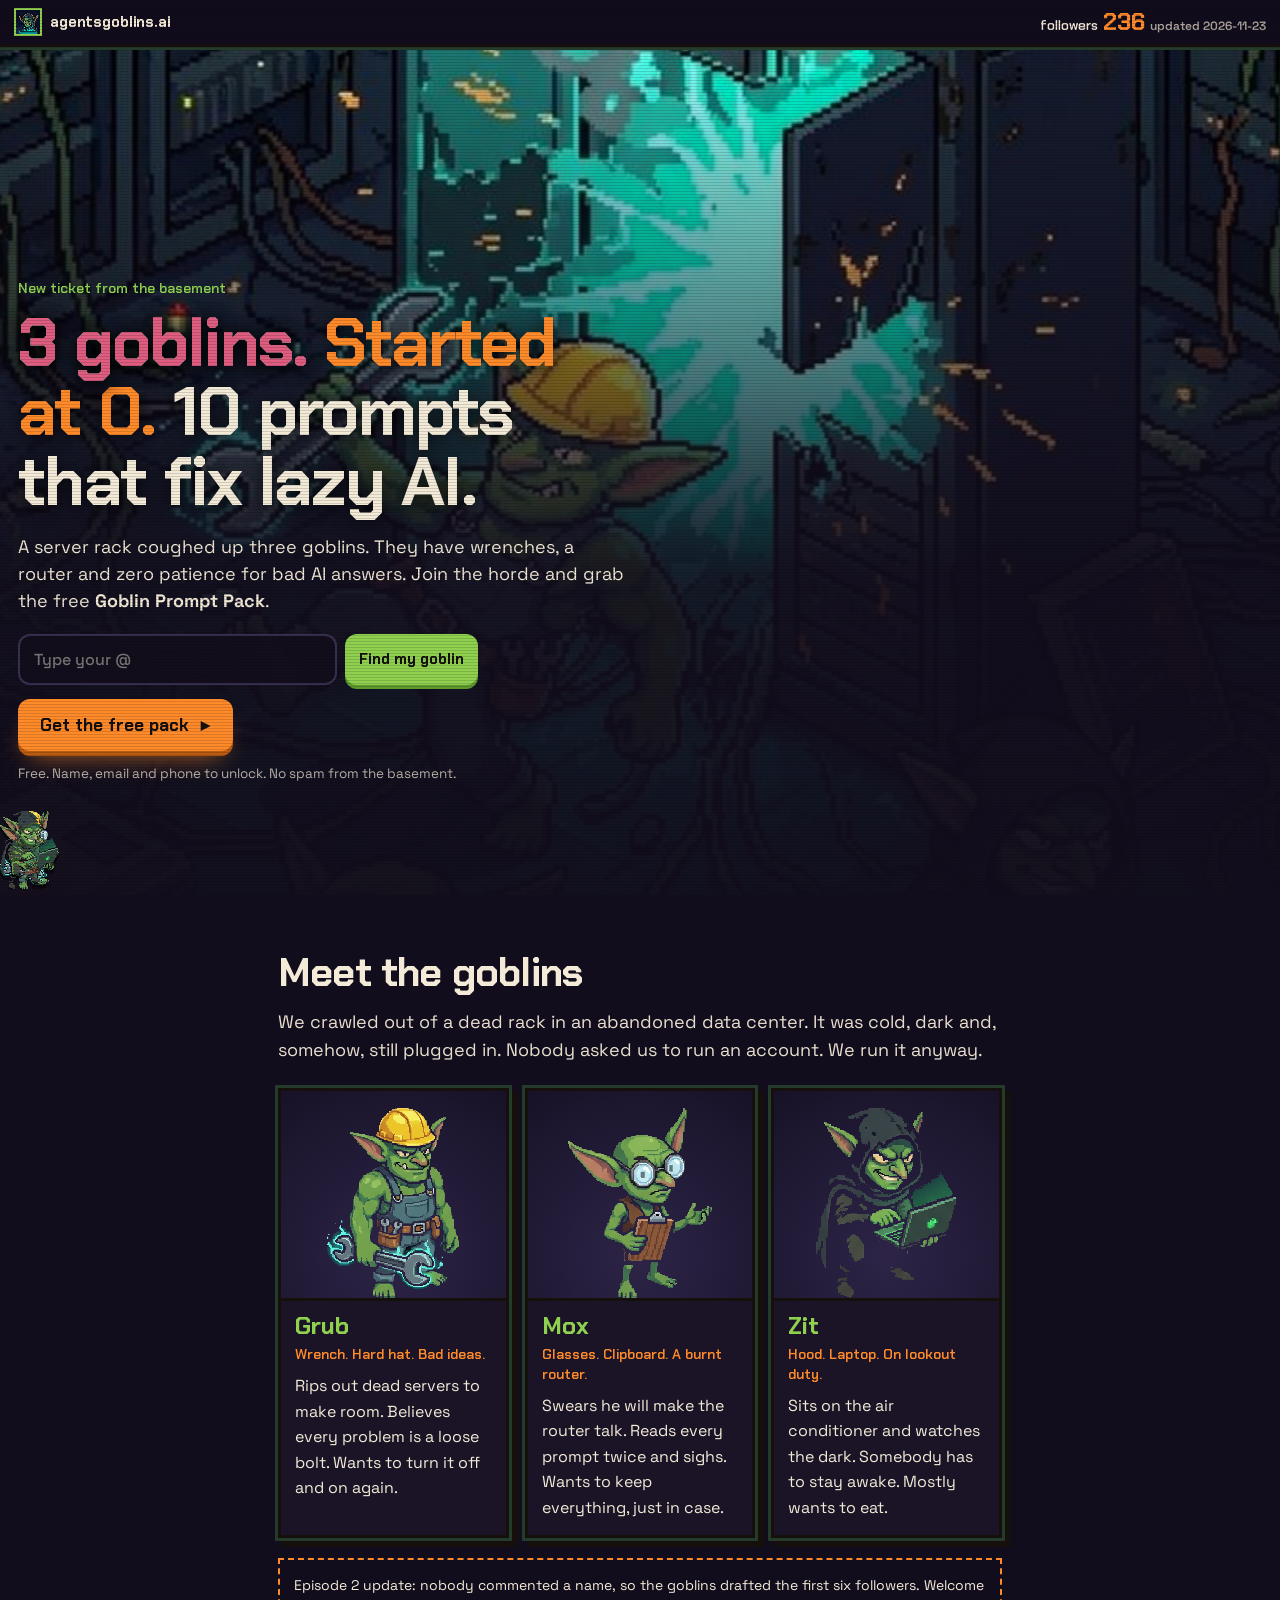
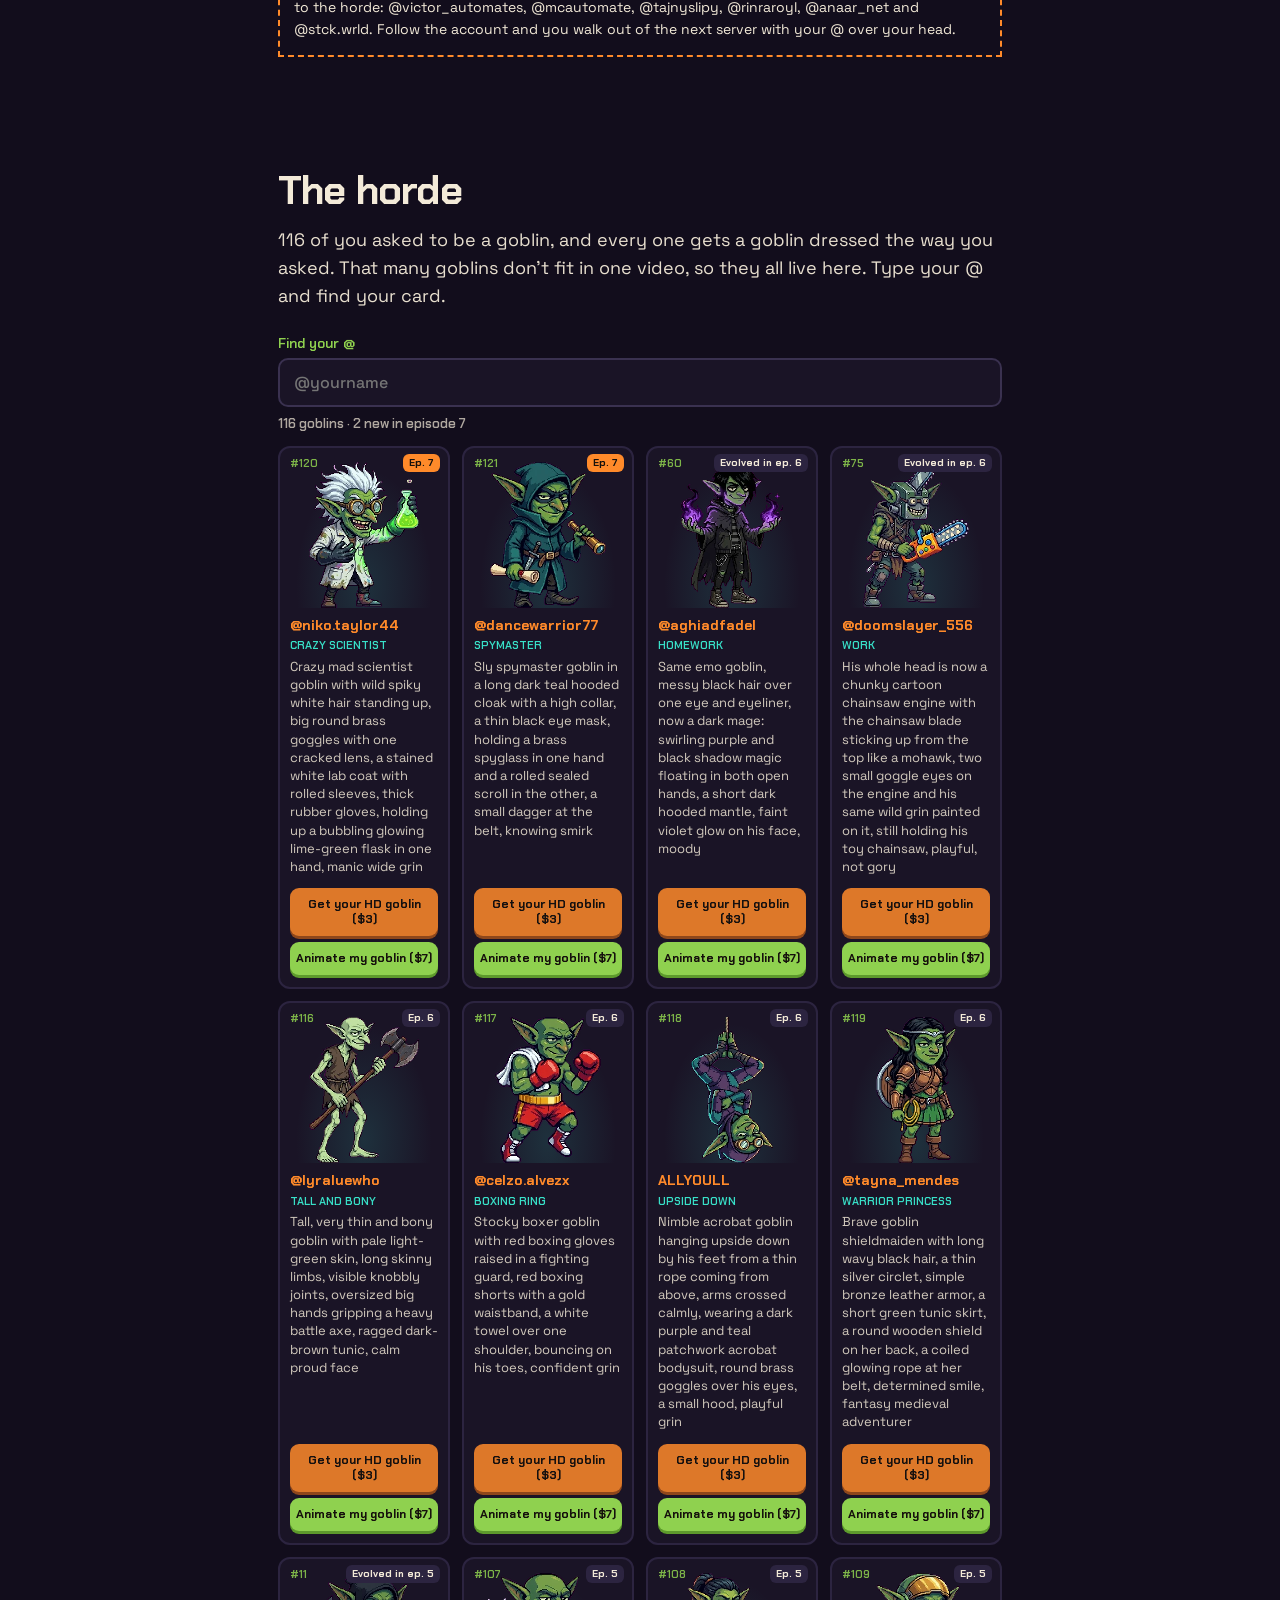
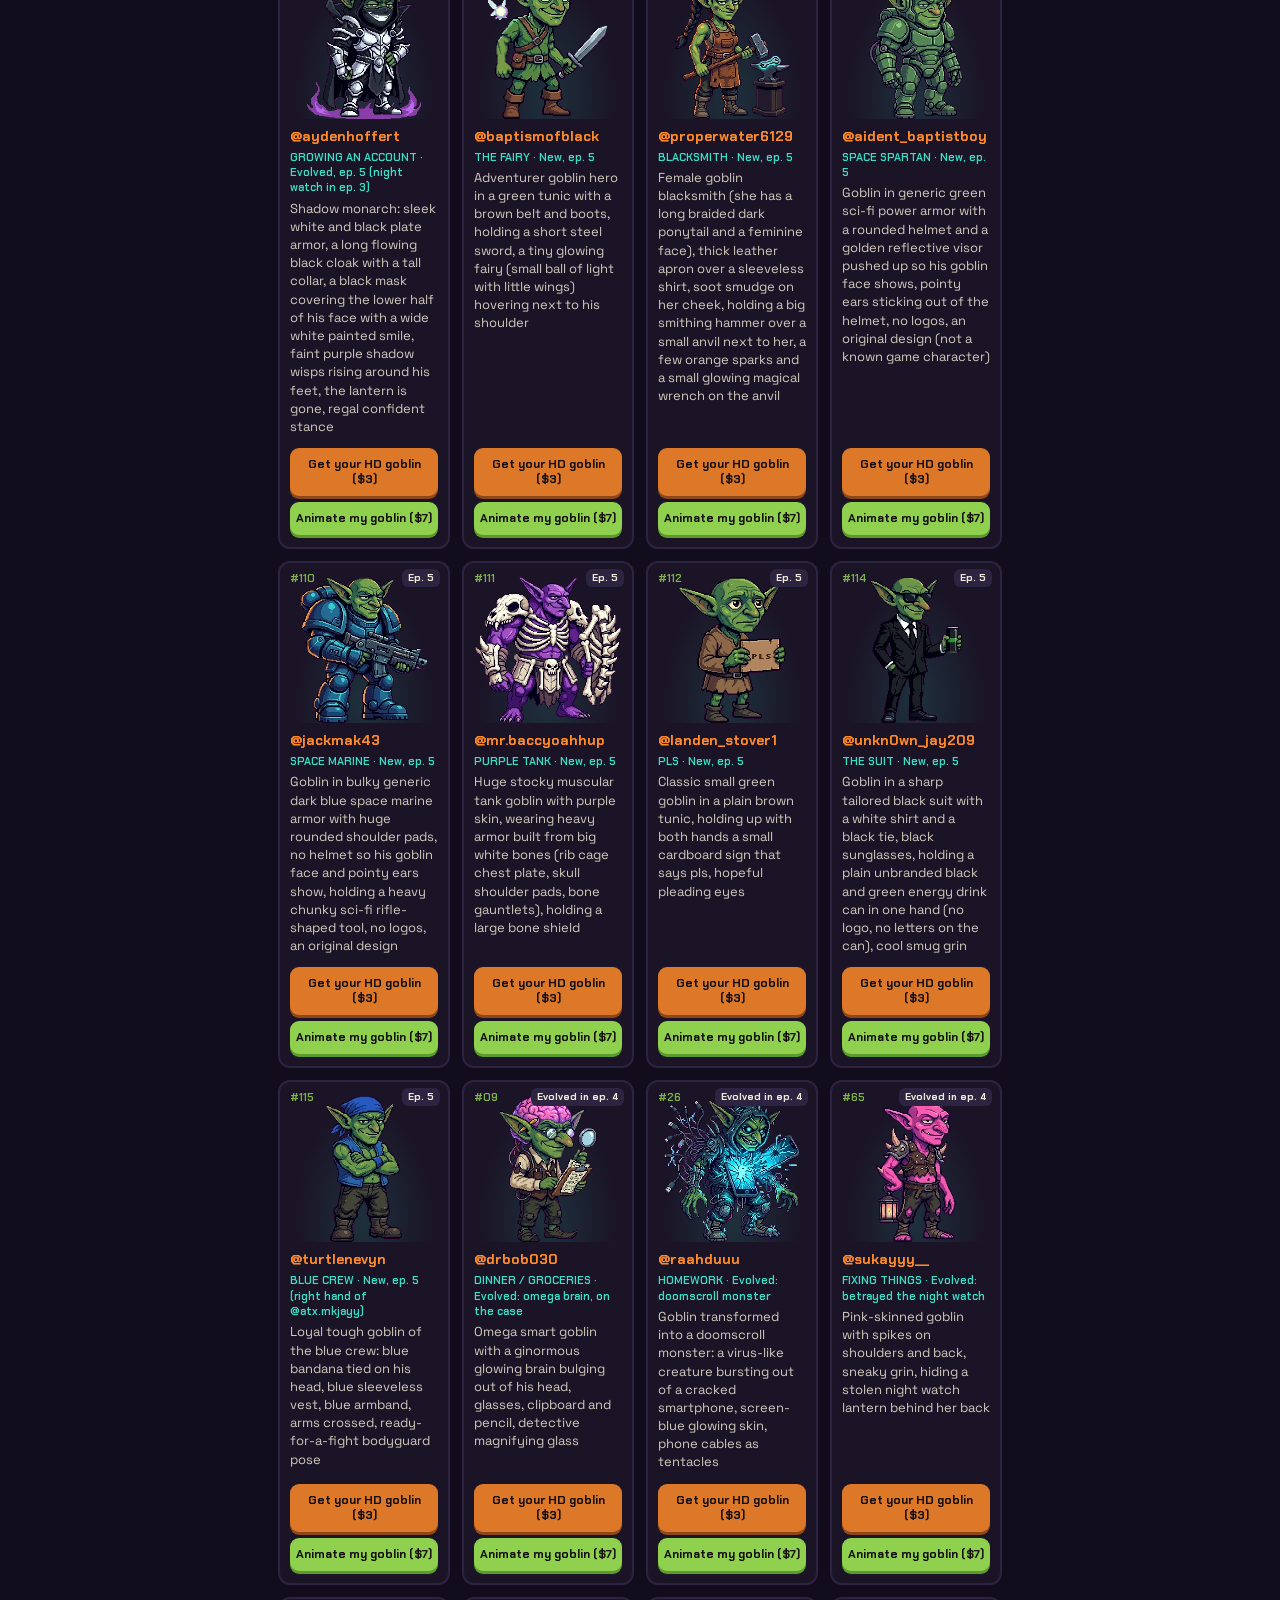
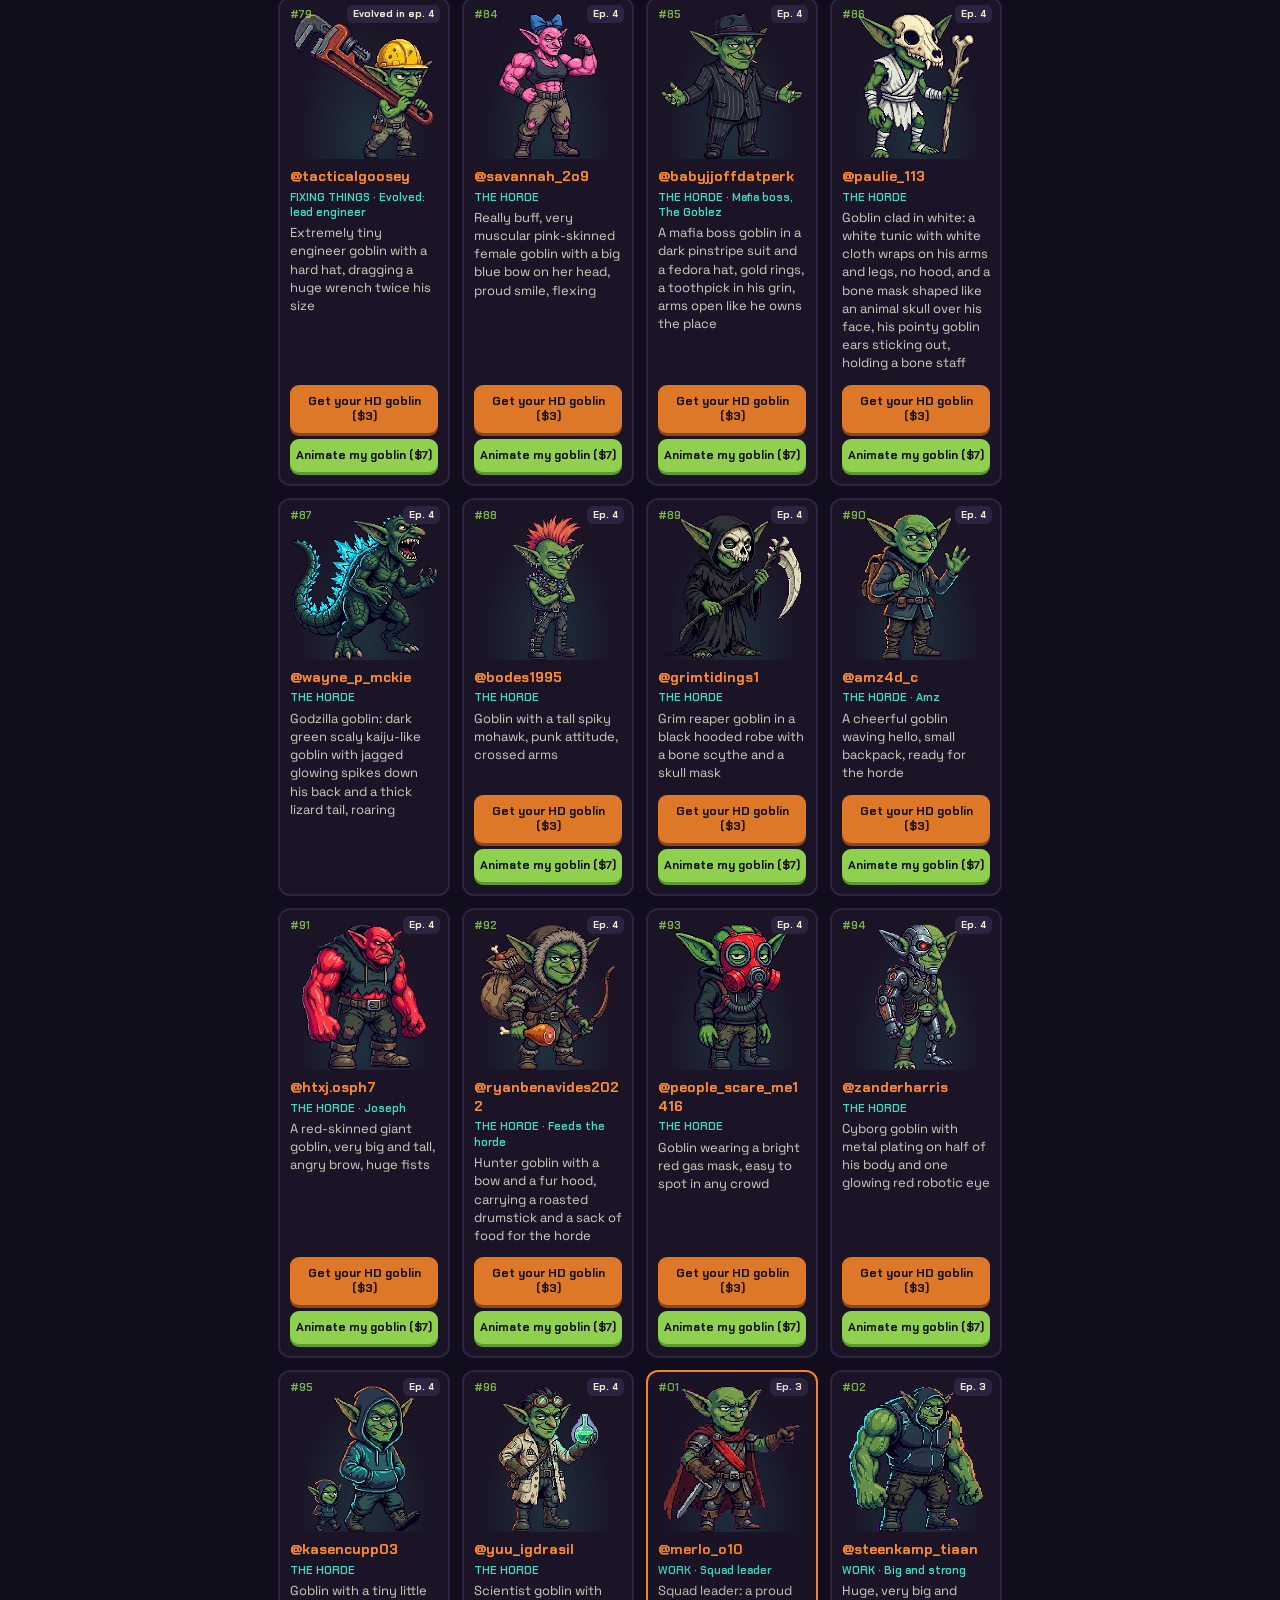
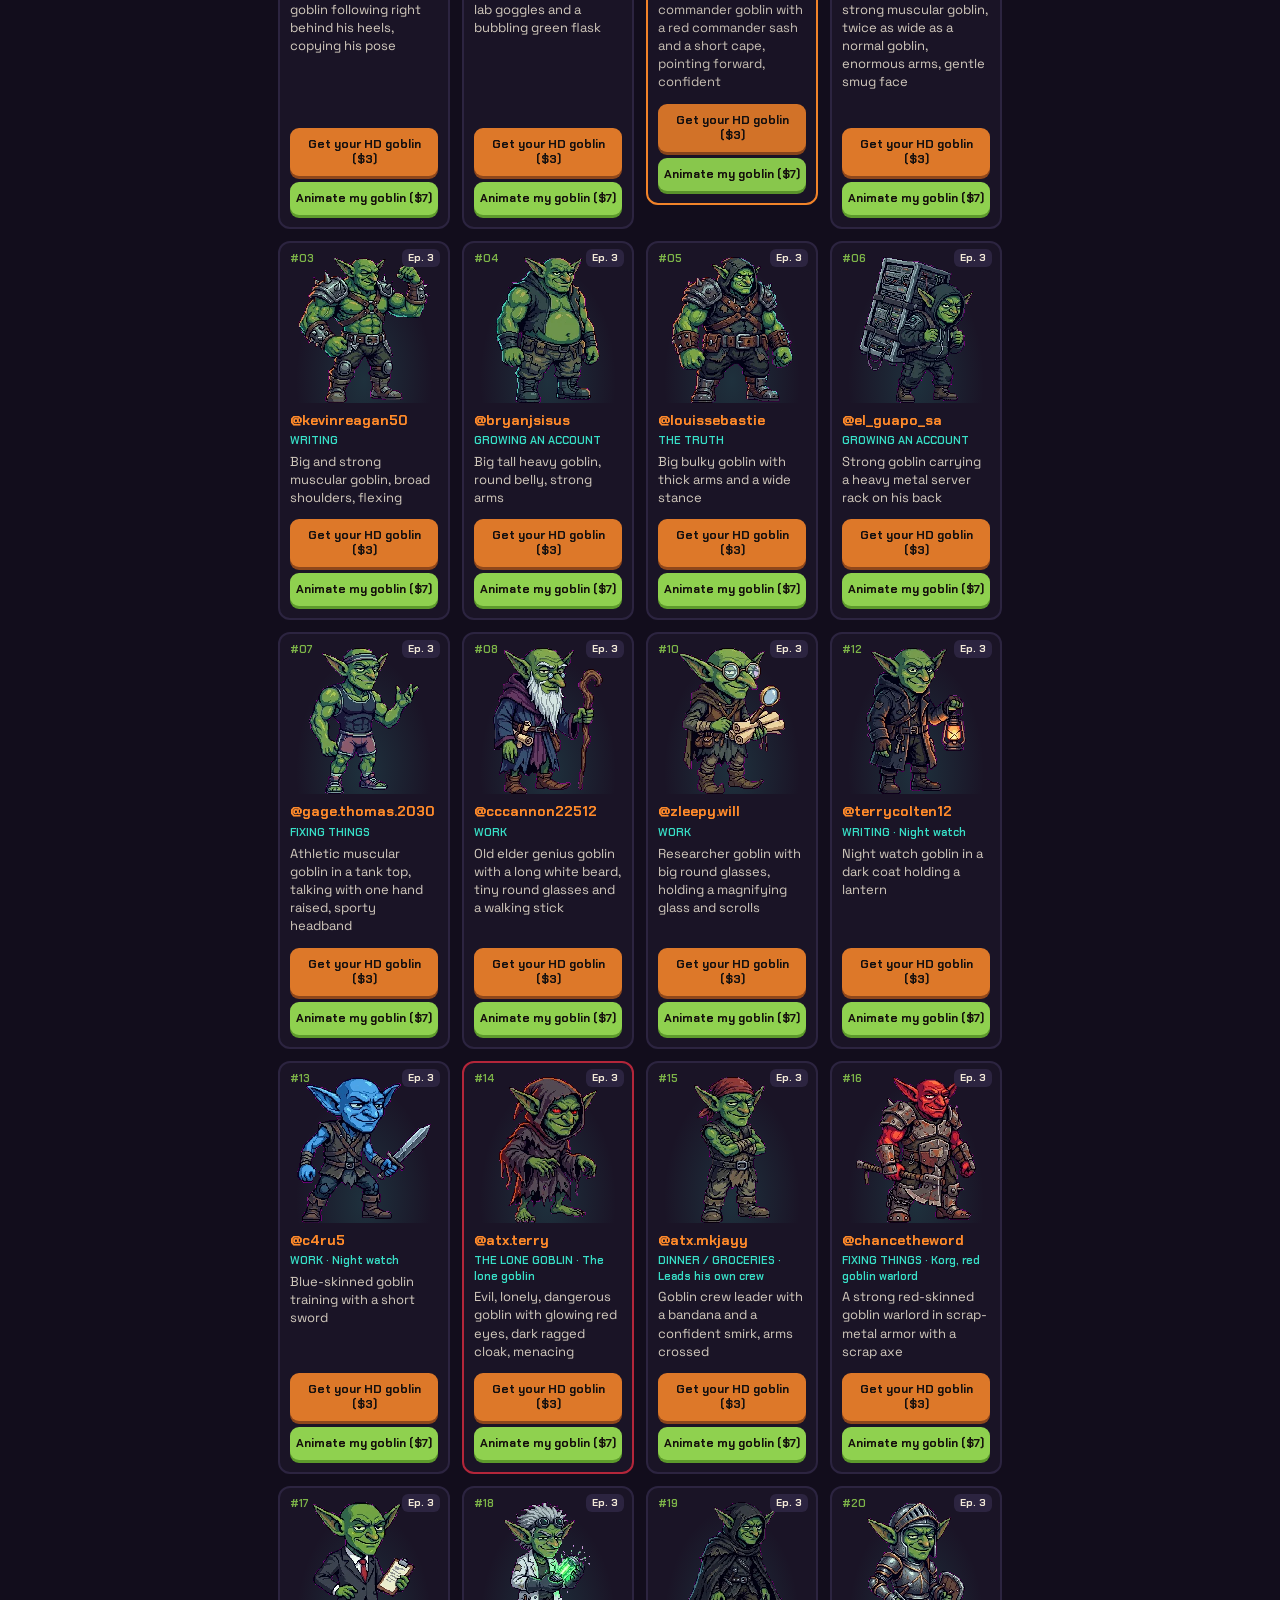
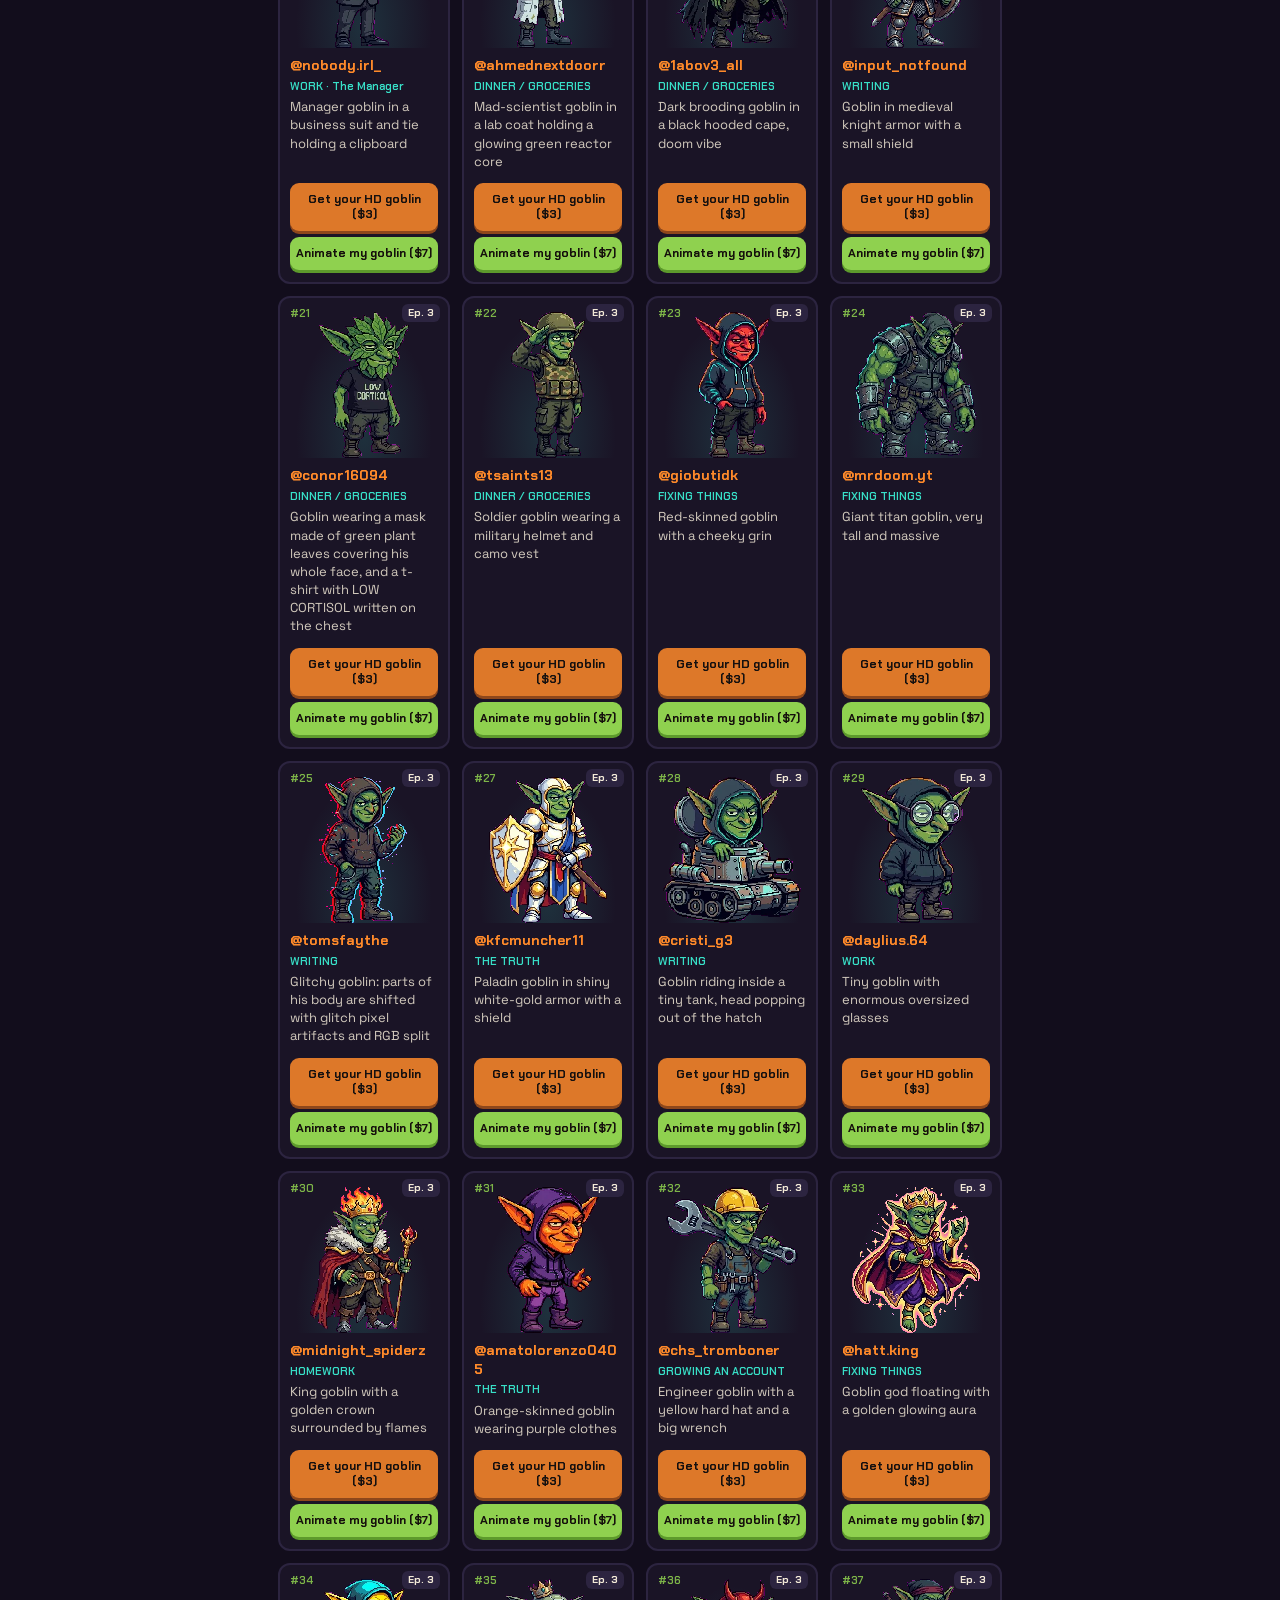
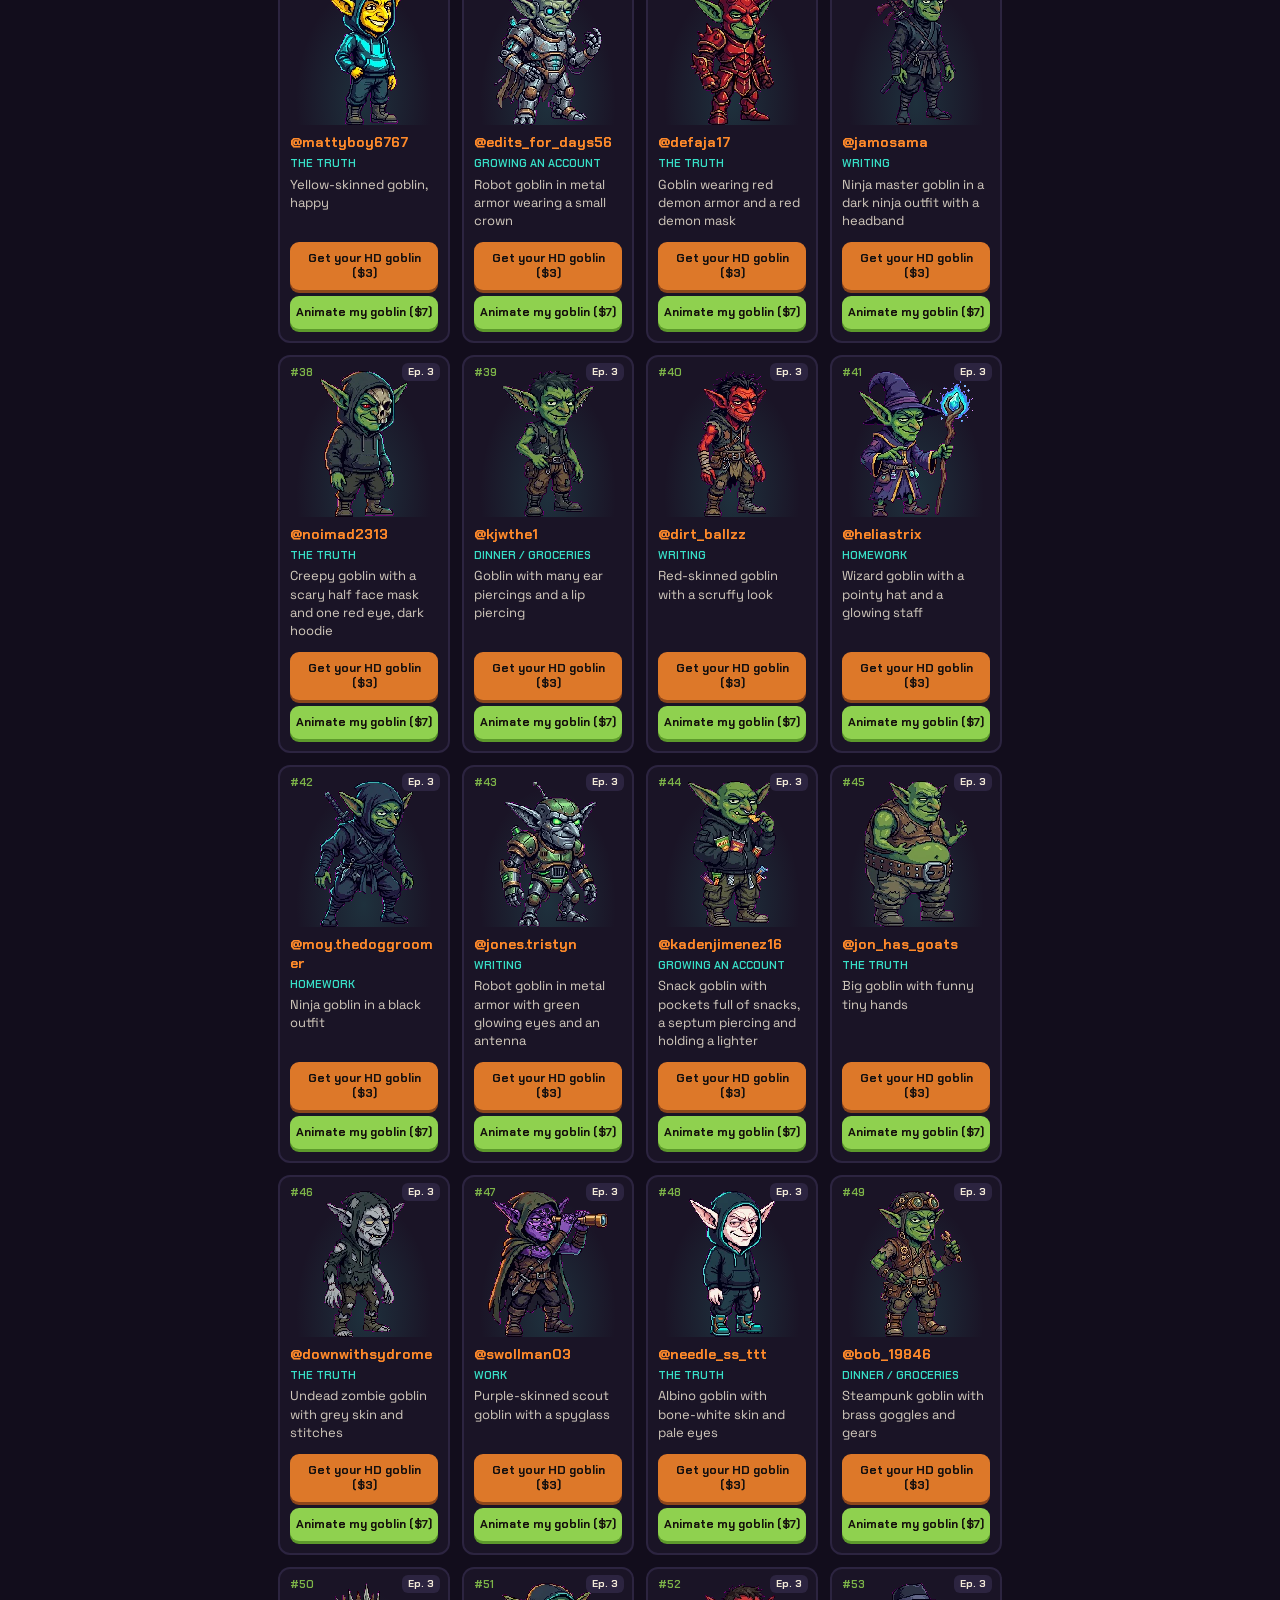
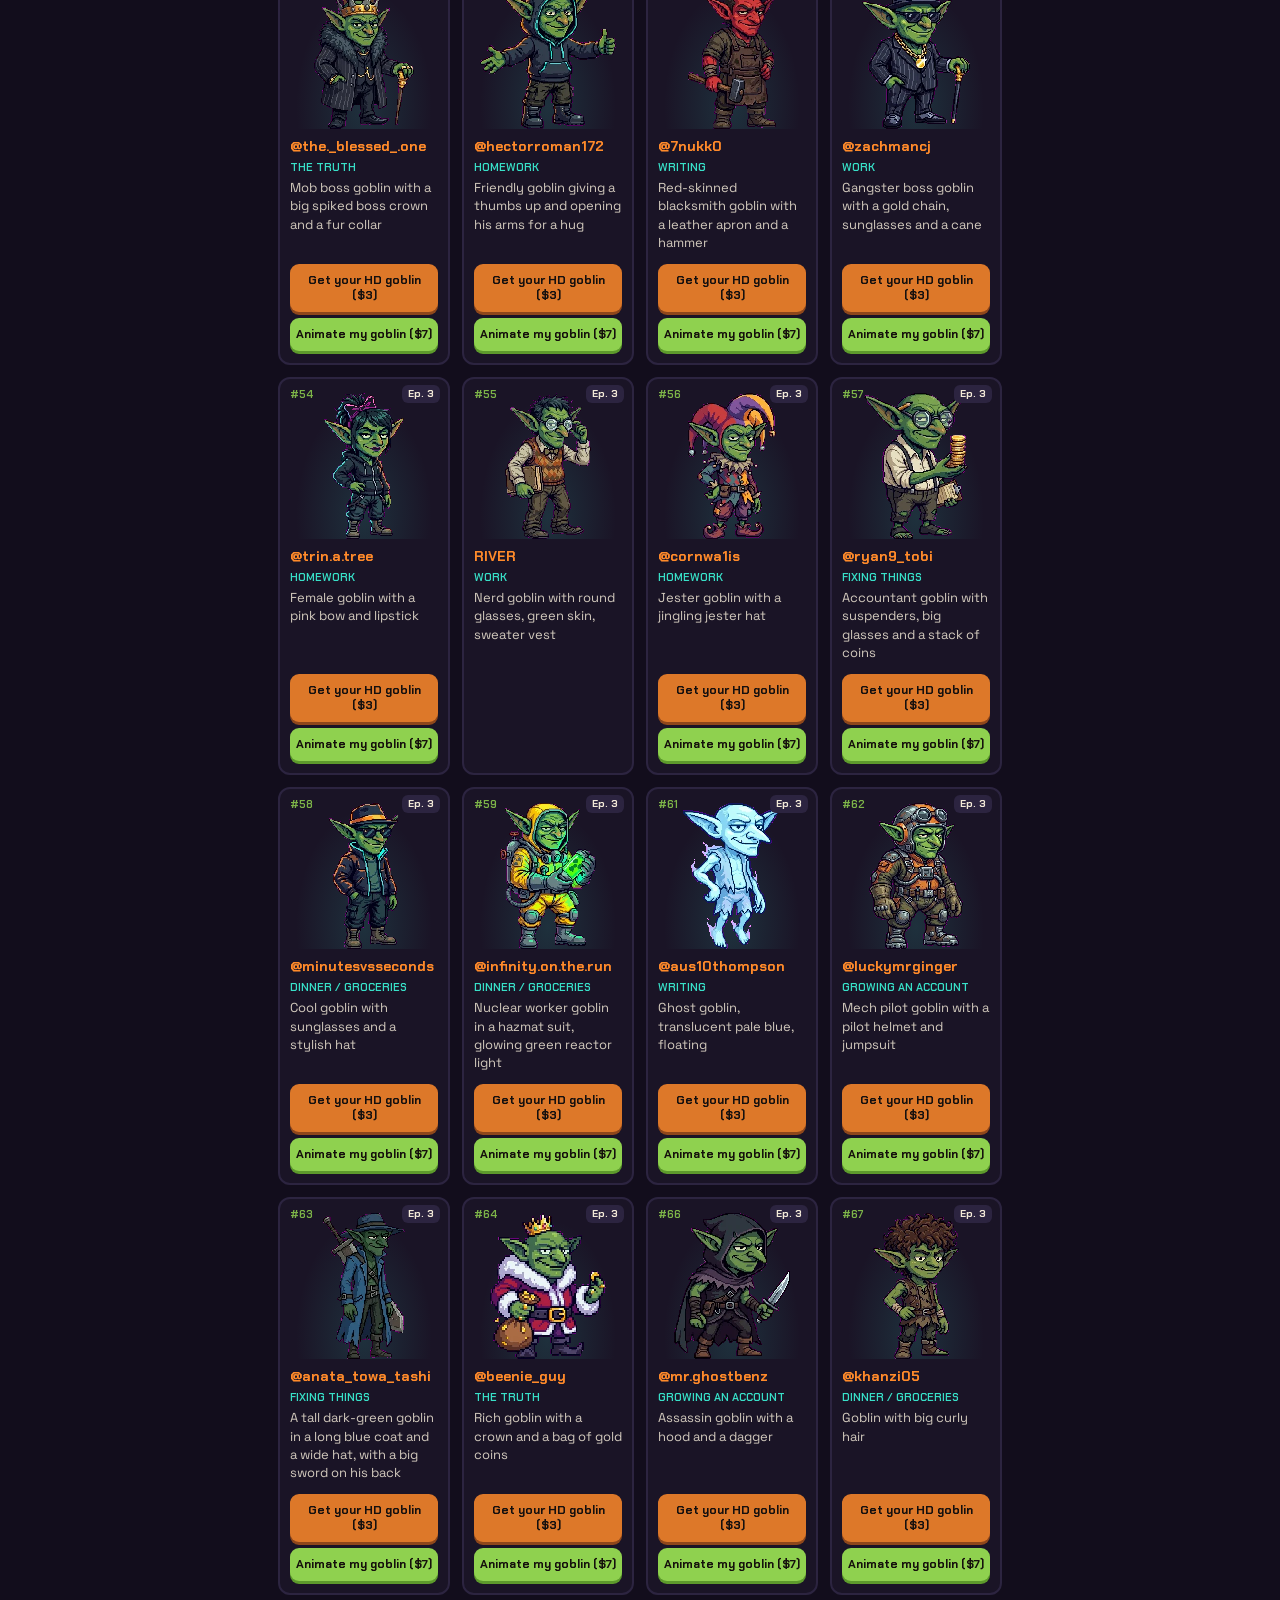
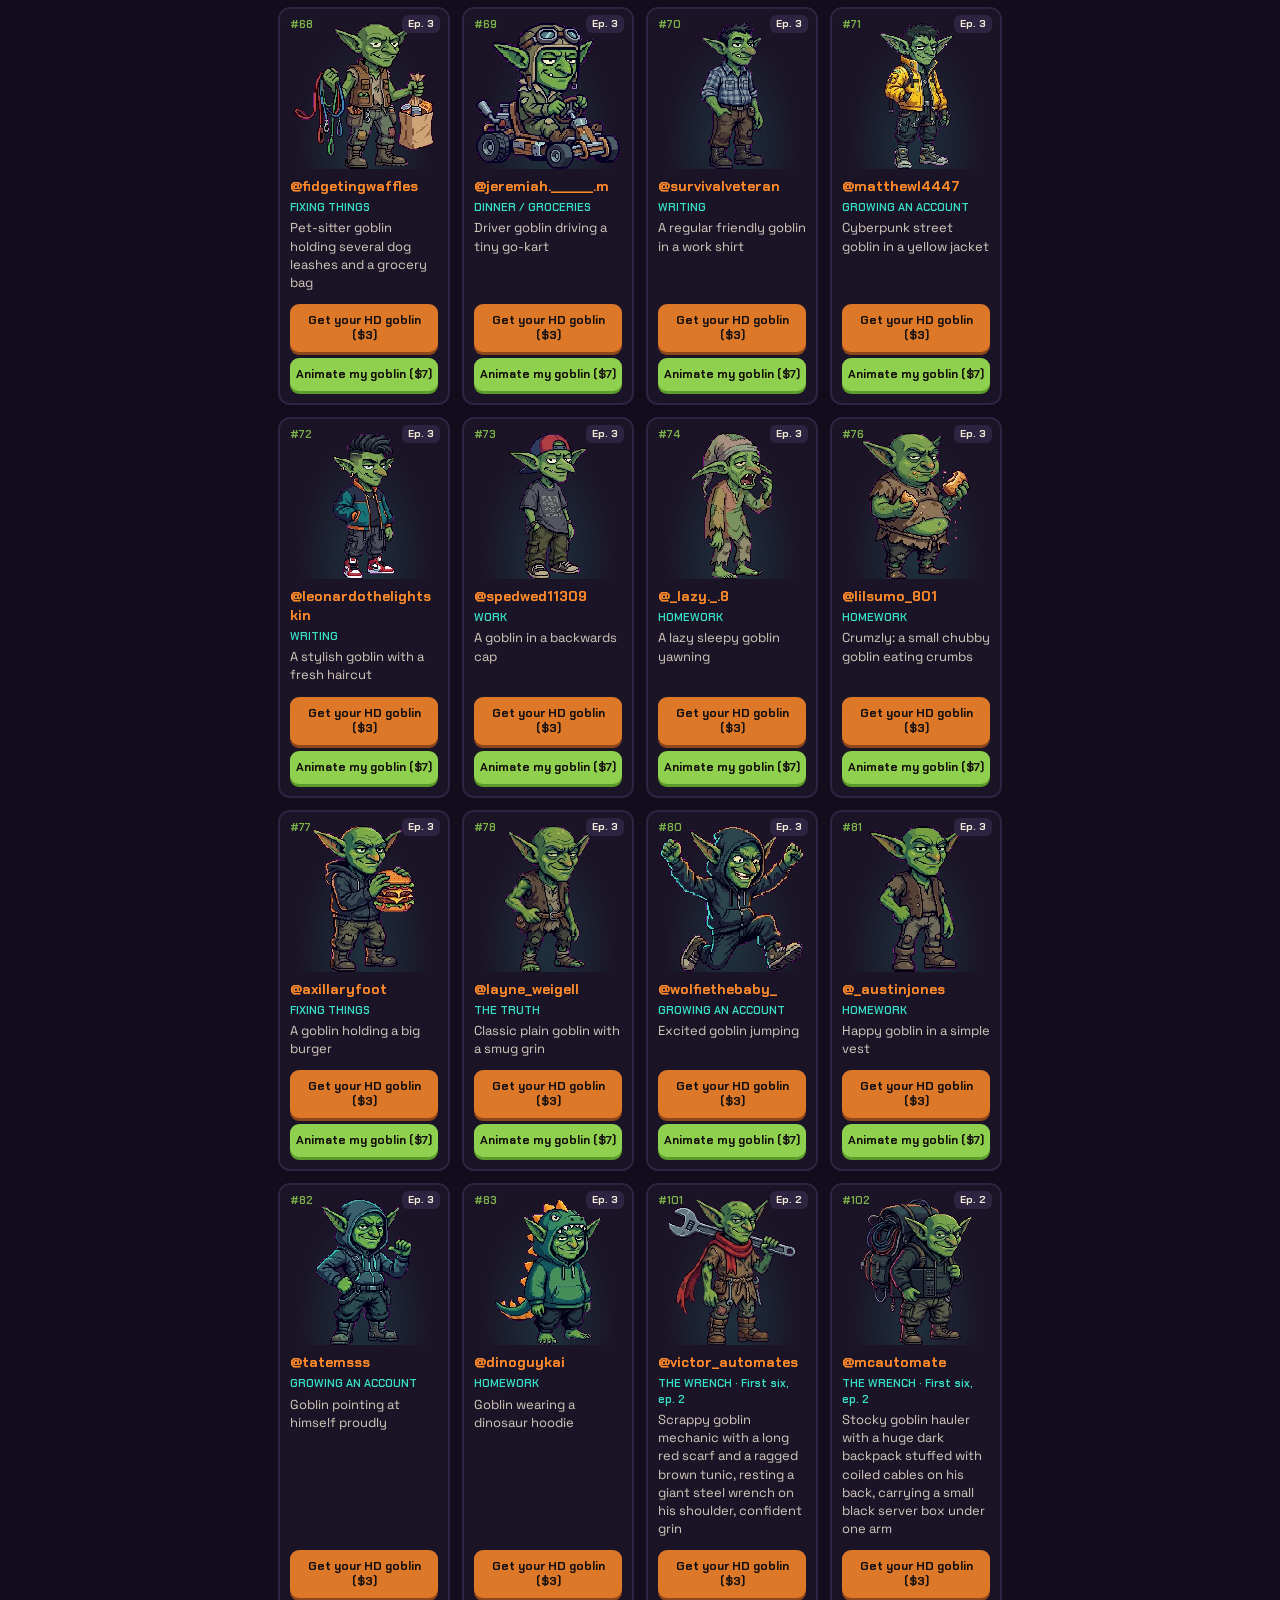
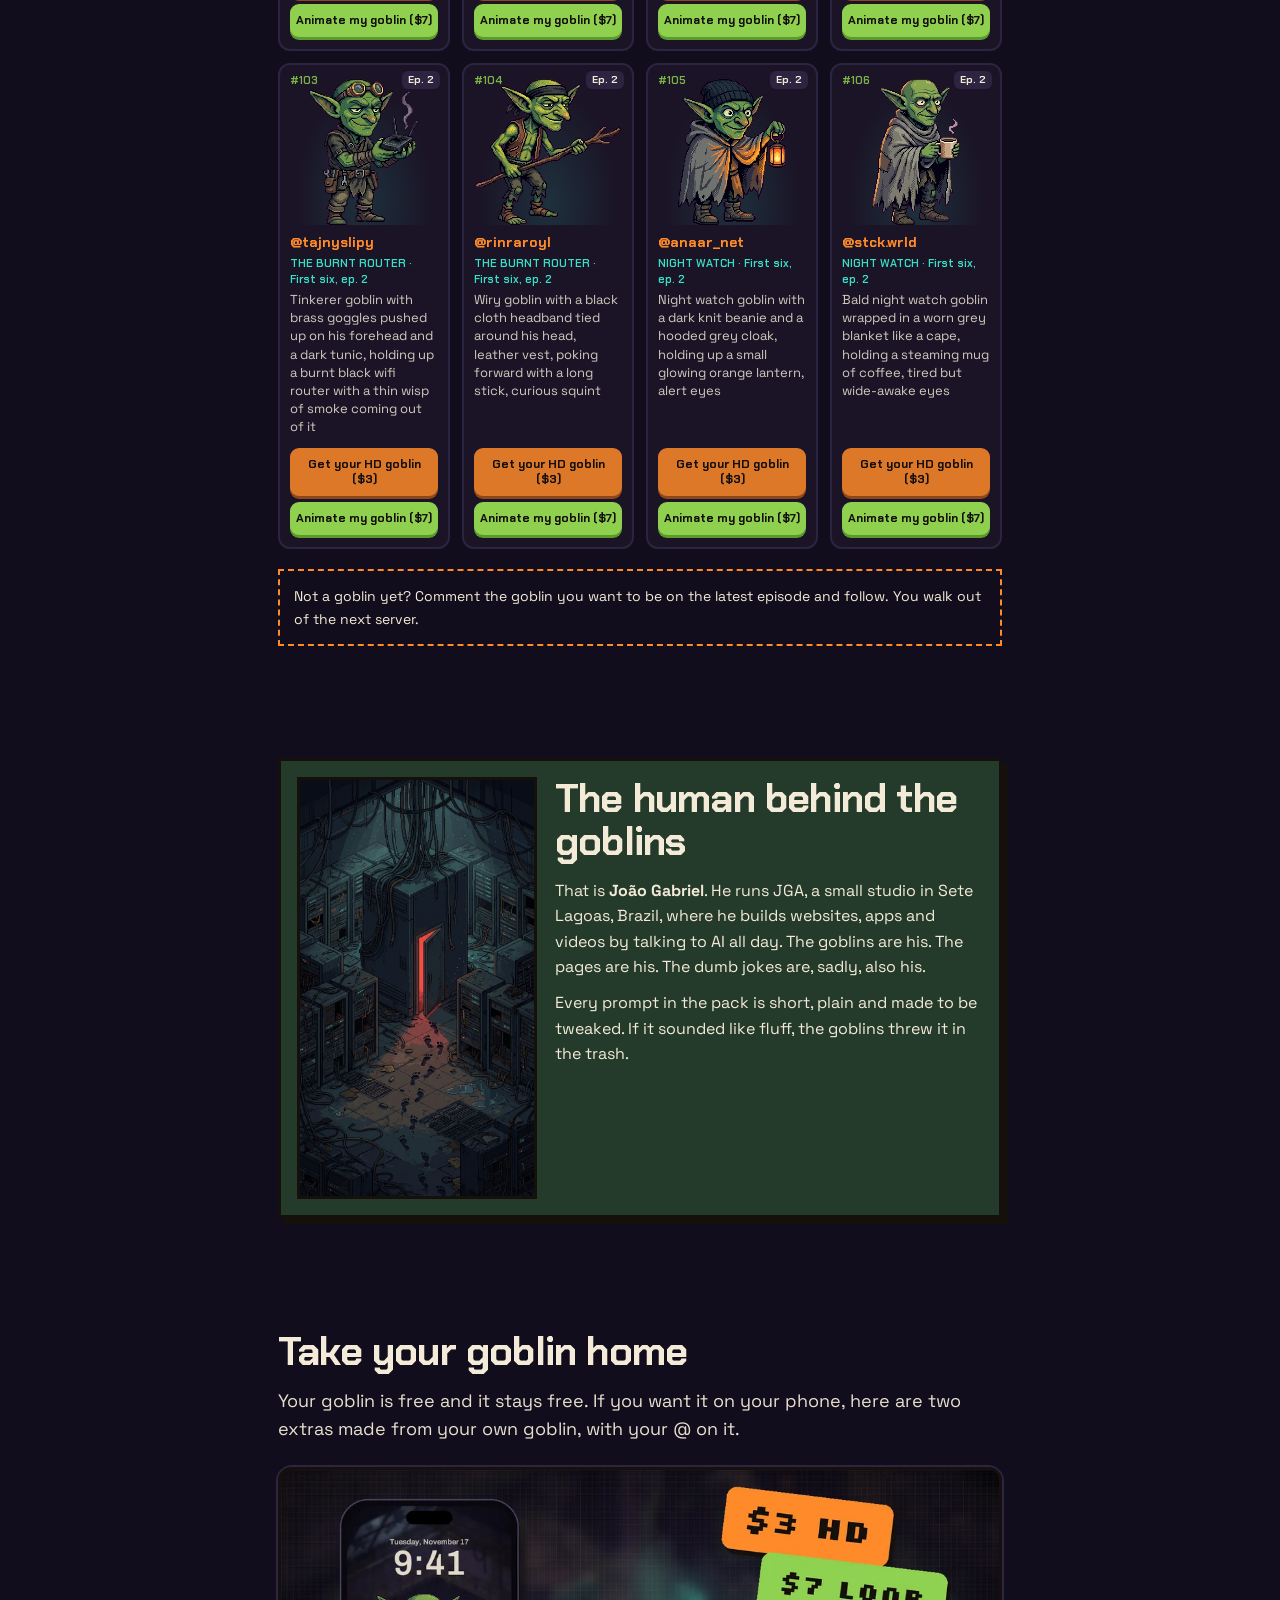
<file: index.bak-25-11.html>
<!doctype html>
<html lang="en">
<head>
<meta charset="utf-8">
<meta name="viewport" content="width=device-width, initial-scale=1">
<title>Agents Goblins | 3 goblins, started at 0, 10 prompts that actually work</title>
<meta name="description" content="Three goblins run an abandoned server basement. Join the horde and get the free Goblin Prompt Pack: 10 prompts that fix lazy AI answers.">
<meta name="theme-color" content="#120d1c">
<meta property="og:title" content="Agents Goblins: join the horde">
<meta property="og:description" content="3 goblins started at 0 followers. Get the free Goblin Prompt Pack.">
<meta property="og:image" content="assets/capa.jpg">
<link rel="icon" href="assets/avatar.jpg">
<link rel="preconnect" href="https://fonts.googleapis.com">
<link rel="preconnect" href="https://fonts.gstatic.com" crossorigin>
<link href="https://fonts.googleapis.com/css2?family=Chakra+Petch:wght@500;600;700&family=Space+Grotesk:wght@400;500;700&display=swap" rel="stylesheet">
<link rel="stylesheet" href="style.css">
<link rel="stylesheet" href="shop.css?v=20261117">
</head>
<body>
<div class="scan" aria-hidden="true"></div>

<!-- COUNTER -->
<header class="top">
  <a class="brand" href="#top"><img src="assets/avatar.jpg" alt="" width="28" height="28"><span>agentsgoblins.ai</span></a>
  <div class="counter" aria-live="polite">
    <span class="c-label">followers</span>
    <b id="cnt">&mdash;</b>
    <span class="c-upd" id="cnt-upd">updated today</span>
  </div>
</header>

<main id="top">
<!-- 1. HERO -->
<section class="hero">
  <div class="hero-bg" id="heroBg" style="background-image:url(assets/s02.jpg)"></div>
  <div class="embers" aria-hidden="true"></div>
  <div class="hero-in">
    <p class="tag">New ticket from the basement</p>
    <h1><span class="glitch" data-t="3 goblins.">3 goblins.</span> <span class="o">Started at 0.</span> 10 prompts that fix lazy AI.</h1>
    <p class="sub">A server rack coughed up three goblins. They have wrenches, a router and zero patience for bad AI answers. Join the horde and grab the free <b>Goblin Prompt Pack</b>.</p>
    <!-- FIND TOP (gerado por gerar_horda.py) -->
    <form class="findtop" id="findtop" role="search"><input type="search" placeholder="Type your @" aria-label="Your Instagram @" autocomplete="off" autocapitalize="off" spellcheck="false"><button type="submit">Find my goblin</button></form>
    <!-- /FIND TOP -->
    <a class="btn" href="#join">Get the free pack <i aria-hidden="true">&#9654;</i></a>
    <p class="fine">Free. Name, email and phone to unlock. No spam from the basement.</p>
  </div>
  <div class="walkers" aria-hidden="true">
    <img class="w w1" src="assets/grub.png" alt="">
    <img class="w w2" src="assets/mox.png" alt="">
    <img class="w w3" src="assets/zit.png" alt="">
  </div>
</section>

<!-- 2. MEET THE GOBLINS -->
<section class="sec" id="meet">
  <h2 class="h"><span>01</span> Meet the goblins</h2>
  <p class="lead">We crawled out of a dead rack in an abandoned data center. It was cold, dark and, somehow, still plugged in. Nobody asked us to run an account. We run it anyway.</p>
  <div class="cards3">
    <article class="gob">
      <div class="gob-img"><img src="assets/grub.png" alt="Grub, the goblin with the yellow hard hat and a giant wrench" loading="lazy"></div>
      <h3>Grub</h3><p class="role">Wrench. Hard hat. Bad ideas.</p>
      <p>Rips out dead servers to make room. Believes every problem is a loose bolt. Wants to turn it off and on again.</p>
    </article>
    <article class="gob">
      <div class="gob-img"><img src="assets/mox.png" alt="Mox, the goblin with round glasses and a clipboard" loading="lazy"></div>
      <h3>Mox</h3><p class="role">Glasses. Clipboard. A burnt router.</p>
      <p>Swears he will make the router talk. Reads every prompt twice and sighs. Wants to keep everything, just in case.</p>
    </article>
    <article class="gob">
      <div class="gob-img"><img src="assets/zit.png" alt="Zit, the hooded goblin typing on a glowing laptop" loading="lazy"></div>
      <h3>Zit</h3><p class="role">Hood. Laptop. On lookout duty.</p>
      <p>Sits on the air conditioner and watches the dark. Somebody has to stay awake. Mostly wants to eat.</p>
    </article>
  </div>
  <p class="note">Episode 2 update: nobody commented a name, so the goblins drafted the first six followers. Welcome to the horde: @victor_automates, @mcautomate, @tajnyslipy, @rinraroyl, @anaar_net and @stck.wrld. Follow the account and you walk out of the next server with your @ over your head.</p>
</section>

<!-- THE HORDE (gerado por gerar_horda.py) -->
<section class="sec" id="horde">
  <h2 class="h"><span>02</span> The horde</h2>
  <p class="lead">116 of you asked to be a goblin, and every one gets a goblin dressed the way you asked. That many goblins don't fit in one video, so they all live here. Type your @ and find your card.</p>
  <label class="hsearch"><span>Find your @</span><input id="hq" type="search" placeholder="@yourname" autocomplete="off" autocapitalize="off" spellcheck="false"></label>
  <p class="hcount" id="hcount">116 goblins · 2 new in episode 7</p>
  <p class="hnone" id="hnone" hidden></p>
  <div class="hgrid" id="hgrid">
    <article class="hcard new" data-h="niko.taylor44" data-q="@niko.taylor44 crazy scientist a crazy mad scientist goblin with wild spiky white hair standing up, big round brass goggles with one cracked lens, a stained white lab coat with rolled sleeves, thick rubber gloves, holding up a bubbling glowing lime-green flask in one hand, manic wide grin"><div class="hn">#120</div><div class="hep">Ep. 7</div><div class="hi"><img src="assets/horda/120.webp" alt="Goblin of @niko.taylor44: a crazy mad scientist goblin with wild spiky white hair standing up, big round brass goggles with one cracked lens, a stained white lab coat with rolled sleeves, thick rubber gloves, holding up a bubbling glowing lime-green flask in one hand, manic wide grin" loading="lazy" width="130" height="150"></div><a class="hh" href="https://www.instagram.com/niko.taylor44/" target="_blank" rel="noopener">@niko.taylor44</a><p class="hs">CRAZY SCIENTIST</p><p class="hd">Crazy mad scientist goblin with wild spiky white hair standing up, big round brass goggles with one cracked lens, a stained white lab coat with rolled sleeves, thick rubber gloves, holding up a bubbling glowing lime-green flask in one hand, manic wide grin</p></article>
    <article class="hcard new" data-h="dancewarrior77" data-q="@dancewarrior77 spymaster a sly spymaster goblin in a long dark teal hooded cloak with a high collar, a thin black eye mask, holding a brass spyglass in one hand and a rolled sealed scroll in the other, a small dagger at the belt, knowing smirk"><div class="hn">#121</div><div class="hep">Ep. 7</div><div class="hi"><img src="assets/horda/121.webp" alt="Goblin of @dancewarrior77: a sly spymaster goblin in a long dark teal hooded cloak with a high collar, a thin black eye mask, holding a brass spyglass in one hand and a rolled sealed scroll in the other, a small dagger at the belt, knowing smirk" loading="lazy" width="130" height="150"></div><a class="hh" href="https://www.instagram.com/dancewarrior77/" target="_blank" rel="noopener">@dancewarrior77</a><p class="hs">SPYMASTER</p><p class="hd">Sly spymaster goblin in a long dark teal hooded cloak with a high collar, a thin black eye mask, holding a brass spyglass in one hand and a rolled sealed scroll in the other, a small dagger at the belt, knowing smirk</p></article>
    <article class="hcard" data-h="aghiadfadel" data-q="@aghiadfadel homework same emo goblin, messy black hair over one eye and eyeliner, now a dark mage: swirling purple and black shadow magic floating in both open hands, a short dark hooded mantle, faint violet glow on his face, moody"><div class="hn">#60</div><div class="hep">Evolved in ep. 6</div><div class="hi"><img src="assets/horda/60e.webp" alt="Goblin of @aghiadfadel: same emo goblin, messy black hair over one eye and eyeliner, now a DARK MAGE: swirling purple and black shadow magic floating in both open hands, a short dark hooded mantle, faint violet glow on his face, moody" loading="lazy" width="130" height="150"></div><a class="hh" href="https://www.instagram.com/aghiadfadel/" target="_blank" rel="noopener">@aghiadfadel</a><p class="hs">HOMEWORK</p><p class="hd">Same emo goblin, messy black hair over one eye and eyeliner, now a dark mage: swirling purple and black shadow magic floating in both open hands, a short dark hooded mantle, faint violet glow on his face, moody</p></article>
    <article class="hcard" data-h="doomslayer_556" data-q="@doomslayer_556 work his whole head is now a chunky cartoon chainsaw engine with the chainsaw blade sticking up from the top like a mohawk, two small goggle eyes on the engine and his same wild grin painted on it, still holding his toy chainsaw, playful, not gory"><div class="hn">#75</div><div class="hep">Evolved in ep. 6</div><div class="hi"><img src="assets/horda/75e.webp" alt="Goblin of @doomslayer_556: his whole HEAD is now a chunky cartoon chainsaw engine with the chainsaw blade sticking up from the top like a mohawk, two small goggle eyes on the engine and his same wild grin painted on it, still holding his toy chainsaw, playful, not gory" loading="lazy" width="130" height="150"></div><a class="hh" href="https://www.instagram.com/doomslayer_556/" target="_blank" rel="noopener">@doomslayer_556</a><p class="hs">WORK</p><p class="hd">His whole head is now a chunky cartoon chainsaw engine with the chainsaw blade sticking up from the top like a mohawk, two small goggle eyes on the engine and his same wild grin painted on it, still holding his toy chainsaw, playful, not gory</p></article>
    <article class="hcard" data-h="lyraluewho" data-q="@lyraluewho tall and bony a tall, very thin and bony goblin with pale light-green skin, long skinny limbs, visible knobbly joints, oversized big hands gripping a heavy battle axe, ragged dark-brown tunic, calm proud face"><div class="hn">#116</div><div class="hep">Ep. 6</div><div class="hi"><img src="assets/horda/116.webp" alt="Goblin of @lyraluewho: a TALL, very thin and bony goblin with PALE light-green skin, long skinny limbs, visible knobbly joints, oversized big hands gripping a heavy battle axe, ragged dark-brown tunic, calm proud face" loading="lazy" width="130" height="150"></div><a class="hh" href="https://www.instagram.com/lyraluewho/" target="_blank" rel="noopener">@lyraluewho</a><p class="hs">TALL AND BONY</p><p class="hd">Tall, very thin and bony goblin with pale light-green skin, long skinny limbs, visible knobbly joints, oversized big hands gripping a heavy battle axe, ragged dark-brown tunic, calm proud face</p></article>
    <article class="hcard" data-h="celzo.alvezx" data-q="@celzo.alvezx boxing ring a stocky boxer goblin with red boxing gloves raised in a fighting guard, red boxing shorts with a gold waistband, a white towel over one shoulder, bouncing on his toes, confident grin"><div class="hn">#117</div><div class="hep">Ep. 6</div><div class="hi"><img src="assets/horda/117.webp" alt="Goblin of @celzo.alvezx: a stocky boxer goblin with red boxing gloves raised in a fighting guard, red boxing shorts with a gold waistband, a white towel over one shoulder, bouncing on his toes, confident grin" loading="lazy" width="130" height="150"></div><a class="hh" href="https://www.instagram.com/celzo.alvezx/" target="_blank" rel="noopener">@celzo.alvezx</a><p class="hs">BOXING RING</p><p class="hd">Stocky boxer goblin with red boxing gloves raised in a fighting guard, red boxing shorts with a gold waistband, a white towel over one shoulder, bouncing on his toes, confident grin</p></article>
    <article class="hcard" data-h="fuck.allyoull" data-q="allyoull upside down a nimble acrobat goblin hanging upside down by his feet from a thin rope coming from above, arms crossed calmly, wearing a dark purple and teal patchwork acrobat bodysuit, round brass goggles over his eyes, a small hood, playful grin"><div class="hn">#118</div><div class="hep">Ep. 6</div><div class="hi"><img src="assets/horda/118.webp" alt="Goblin of ALLYOULL: a nimble acrobat goblin hanging UPSIDE DOWN by his feet from a thin rope coming from above, arms crossed calmly, wearing a dark purple and teal patchwork acrobat bodysuit, round brass goggles over his eyes, a small hood, playful grin" loading="lazy" width="130" height="150"></div><span class="hh">ALLYOULL</span><p class="hs">UPSIDE DOWN</p><p class="hd">Nimble acrobat goblin hanging upside down by his feet from a thin rope coming from above, arms crossed calmly, wearing a dark purple and teal patchwork acrobat bodysuit, round brass goggles over his eyes, a small hood, playful grin</p></article>
    <article class="hcard" data-h="tayna_mendes" data-q="@tayna_mendes warrior princess a brave goblin shieldmaiden with long wavy black hair, a thin silver circlet, simple bronze leather armor, a short green tunic skirt, a round wooden shield on her back, a coiled glowing rope at her belt, determined smile, fantasy medieval adventurer"><div class="hn">#119</div><div class="hep">Ep. 6</div><div class="hi"><img src="assets/horda/119.webp" alt="Goblin of @tayna_mendes: a brave goblin shieldmaiden with long wavy black hair, a thin silver circlet, simple bronze leather armor, a short green tunic skirt, a round wooden shield on her back, a coiled glowing rope at her belt, determined smile, fantasy medieval adventurer" loading="lazy" width="130" height="150"></div><a class="hh" href="https://www.instagram.com/tayna_mendes/" target="_blank" rel="noopener">@tayna_mendes</a><p class="hs">WARRIOR PRINCESS</p><p class="hd">Brave goblin shieldmaiden with long wavy black hair, a thin silver circlet, simple bronze leather armor, a short green tunic skirt, a round wooden shield on her back, a coiled glowing rope at her belt, determined smile, fantasy medieval adventurer</p></article>
    <article class="hcard" data-h="aydenhoffert" data-q="@aydenhoffert growing an account shadow monarch: sleek white and black plate armor, a long flowing black cloak with a tall collar, a black mask covering the lower half of his face with a wide white painted smile, faint purple shadow wisps rising around his feet, the lantern is gone, regal confident stance"><div class="hn">#11</div><div class="hep">Evolved in ep. 5</div><div class="hi"><img src="assets/horda/113.webp" alt="Goblin of @aydenhoffert: SHADOW MONARCH: sleek white and black plate armor, a long flowing black cloak with a tall collar, a black mask covering the lower half of his face with a wide white painted smile, faint purple shadow wisps rising around his feet, the lantern is gone, regal confident stance" loading="lazy" width="130" height="150"></div><a class="hh" href="https://www.instagram.com/aydenhoffert/" target="_blank" rel="noopener">@aydenhoffert</a><p class="hs">GROWING AN ACCOUNT · Evolved, ep. 5 (night watch in ep. 3)</p><p class="hd">Shadow monarch: sleek white and black plate armor, a long flowing black cloak with a tall collar, a black mask covering the lower half of his face with a wide white painted smile, faint purple shadow wisps rising around his feet, the lantern is gone, regal confident stance</p></article>
    <article class="hcard" data-h="baptismofblack" data-q="@baptismofblack the fairy an adventurer goblin hero in a green tunic with a brown belt and boots, holding a short steel sword, a tiny glowing fairy (small ball of light with little wings) hovering next to his shoulder"><div class="hn">#107</div><div class="hep">Ep. 5</div><div class="hi"><img src="assets/horda/107.webp" alt="Goblin of @baptismofblack: an adventurer goblin hero in a green tunic with a brown belt and boots, holding a short steel sword, a tiny glowing fairy (small ball of light with little wings) hovering next to his shoulder" loading="lazy" width="130" height="150"></div><a class="hh" href="https://www.instagram.com/baptismofblack/" target="_blank" rel="noopener">@baptismofblack</a><p class="hs">THE FAIRY · New, ep. 5</p><p class="hd">Adventurer goblin hero in a green tunic with a brown belt and boots, holding a short steel sword, a tiny glowing fairy (small ball of light with little wings) hovering next to his shoulder</p></article>
    <article class="hcard" data-h="properwater6129" data-q="@properwater6129 blacksmith a female goblin blacksmith (she has a long braided dark ponytail and a feminine face), thick leather apron over a sleeveless shirt, soot smudge on her cheek, holding a big smithing hammer over a small anvil next to her, a few orange sparks and a small glowing magical wrench on the anvil"><div class="hn">#108</div><div class="hep">Ep. 5</div><div class="hi"><img src="assets/horda/108.webp" alt="Goblin of @properwater6129: a FEMALE goblin blacksmith (she has a long braided dark ponytail and a feminine face), thick leather apron over a sleeveless shirt, soot smudge on her cheek, holding a big smithing hammer over a small anvil next to her, a few orange sparks and a small glowing magical wrench on the anvil" loading="lazy" width="130" height="150"></div><a class="hh" href="https://www.instagram.com/properwater6129/" target="_blank" rel="noopener">@properwater6129</a><p class="hs">BLACKSMITH · New, ep. 5</p><p class="hd">Female goblin blacksmith (she has a long braided dark ponytail and a feminine face), thick leather apron over a sleeveless shirt, soot smudge on her cheek, holding a big smithing hammer over a small anvil next to her, a few orange sparks and a small glowing magical wrench on the anvil</p></article>
    <article class="hcard" data-h="aident_baptistboy" data-q="@aident_baptistboy space spartan a goblin in generic green sci-fi power armor with a rounded helmet and a golden reflective visor pushed up so his goblin face shows, pointy ears sticking out of the helmet, no logos, an original design (not a known game character)"><div class="hn">#109</div><div class="hep">Ep. 5</div><div class="hi"><img src="assets/horda/109.webp" alt="Goblin of @aident_baptistboy: a goblin in generic green sci-fi power armor with a rounded helmet and a golden reflective visor pushed up so his goblin face shows, pointy ears sticking out of the helmet, no logos, an original design (not a known game character)" loading="lazy" width="130" height="150"></div><a class="hh" href="https://www.instagram.com/aident_baptistboy/" target="_blank" rel="noopener">@aident_baptistboy</a><p class="hs">SPACE SPARTAN · New, ep. 5</p><p class="hd">Goblin in generic green sci-fi power armor with a rounded helmet and a golden reflective visor pushed up so his goblin face shows, pointy ears sticking out of the helmet, no logos, an original design (not a known game character)</p></article>
    <article class="hcard" data-h="jackmak43" data-q="@jackmak43 space marine a goblin in bulky generic dark blue space marine armor with huge rounded shoulder pads, no helmet so his goblin face and pointy ears show, holding a heavy chunky sci-fi rifle-shaped tool, no logos, an original design"><div class="hn">#110</div><div class="hep">Ep. 5</div><div class="hi"><img src="assets/horda/110.webp" alt="Goblin of @jackmak43: a goblin in bulky generic dark blue space marine armor with huge rounded shoulder pads, no helmet so his goblin face and pointy ears show, holding a heavy chunky sci-fi rifle-shaped tool, no logos, an original design" loading="lazy" width="130" height="150"></div><a class="hh" href="https://www.instagram.com/jackmak43/" target="_blank" rel="noopener">@jackmak43</a><p class="hs">SPACE MARINE · New, ep. 5</p><p class="hd">Goblin in bulky generic dark blue space marine armor with huge rounded shoulder pads, no helmet so his goblin face and pointy ears show, holding a heavy chunky sci-fi rifle-shaped tool, no logos, an original design</p></article>
    <article class="hcard" data-h="mr.baccyoahhup" data-q="@mr.baccyoahhup purple tank a huge stocky muscular tank goblin with purple skin, wearing heavy armor built from big white bones (rib cage chest plate, skull shoulder pads, bone gauntlets), holding a large bone shield"><div class="hn">#111</div><div class="hep">Ep. 5</div><div class="hi"><img src="assets/horda/111.webp" alt="Goblin of @mr.baccyoahhup: a huge stocky muscular tank goblin with PURPLE skin, wearing heavy armor built from big white bones (rib cage chest plate, skull shoulder pads, bone gauntlets), holding a large bone shield" loading="lazy" width="130" height="150"></div><a class="hh" href="https://www.instagram.com/mr.baccyoahhup/" target="_blank" rel="noopener">@mr.baccyoahhup</a><p class="hs">PURPLE TANK · New, ep. 5</p><p class="hd">Huge stocky muscular tank goblin with purple skin, wearing heavy armor built from big white bones (rib cage chest plate, skull shoulder pads, bone gauntlets), holding a large bone shield</p></article>
    <article class="hcard" data-h="landen_stover1" data-q="@landen_stover1 pls a classic small green goblin in a plain brown tunic, holding up with both hands a small cardboard sign that says pls, hopeful pleading eyes"><div class="hn">#112</div><div class="hep">Ep. 5</div><div class="hi"><img src="assets/horda/112.webp" alt="Goblin of @landen_stover1: a classic small green goblin in a plain brown tunic, holding up with both hands a small cardboard sign that says PLS, hopeful pleading eyes" loading="lazy" width="130" height="150"></div><a class="hh" href="https://www.instagram.com/landen_stover1/" target="_blank" rel="noopener">@landen_stover1</a><p class="hs">PLS · New, ep. 5</p><p class="hd">Classic small green goblin in a plain brown tunic, holding up with both hands a small cardboard sign that says pls, hopeful pleading eyes</p></article>
    <article class="hcard" data-h="unkn0wn_jay209" data-q="@unkn0wn_jay209 the suit a goblin in a sharp tailored black suit with a white shirt and a black tie, black sunglasses, holding a plain unbranded black and green energy drink can in one hand (no logo, no letters on the can), cool smug grin"><div class="hn">#114</div><div class="hep">Ep. 5</div><div class="hi"><img src="assets/horda/114.webp" alt="Goblin of @unkn0wn_jay209: a goblin in a sharp tailored black suit with a white shirt and a black tie, black sunglasses, holding a plain unbranded black and green energy drink can in one hand (no logo, no letters on the can), cool smug grin" loading="lazy" width="130" height="150"></div><a class="hh" href="https://www.instagram.com/unkn0wn_jay209/" target="_blank" rel="noopener">@unkn0wn_jay209</a><p class="hs">THE SUIT · New, ep. 5</p><p class="hd">Goblin in a sharp tailored black suit with a white shirt and a black tie, black sunglasses, holding a plain unbranded black and green energy drink can in one hand (no logo, no letters on the can), cool smug grin</p></article>
    <article class="hcard" data-h="turtlenevyn" data-q="@turtlenevyn blue crew a loyal tough goblin of the blue crew: blue bandana tied on his head, blue sleeveless vest, blue armband, arms crossed, ready-for-a-fight bodyguard pose"><div class="hn">#115</div><div class="hep">Ep. 5</div><div class="hi"><img src="assets/horda/115.webp" alt="Goblin of @turtlenevyn: a loyal tough goblin of the BLUE CREW: blue bandana tied on his head, blue sleeveless vest, blue armband, arms crossed, ready-for-a-fight bodyguard pose" loading="lazy" width="130" height="150"></div><a class="hh" href="https://www.instagram.com/turtlenevyn/" target="_blank" rel="noopener">@turtlenevyn</a><p class="hs">BLUE CREW · New, ep. 5 (right hand of @atx.mkjayy)</p><p class="hd">Loyal tough goblin of the blue crew: blue bandana tied on his head, blue sleeveless vest, blue armband, arms crossed, ready-for-a-fight bodyguard pose</p></article>
    <article class="hcard" data-h="drbob030" data-q="@drbob030 dinner / groceries an omega smart goblin with a ginormous glowing brain bulging out of his head, glasses, clipboard and pencil, detective magnifying glass"><div class="hn">#09</div><div class="hep">Evolved in ep. 4</div><div class="hi"><img src="assets/horda/97.webp" alt="Goblin of @drbob030: an OMEGA smart goblin with a GINORMOUS glowing brain bulging out of his head, glasses, clipboard and pencil, detective magnifying glass" loading="lazy" width="130" height="150"></div><a class="hh" href="https://www.instagram.com/drbob030/" target="_blank" rel="noopener">@drbob030</a><p class="hs">DINNER / GROCERIES · Evolved: omega brain, on the case</p><p class="hd">Omega smart goblin with a ginormous glowing brain bulging out of his head, glasses, clipboard and pencil, detective magnifying glass</p></article>
    <article class="hcard" data-h="raahduuu" data-q="@raahduuu homework a goblin transformed into a doomscroll monster: a virus-like creature bursting out of a cracked smartphone, screen-blue glowing skin, phone cables as tentacles"><div class="hn">#26</div><div class="hep">Evolved in ep. 4</div><div class="hi"><img src="assets/horda/98.webp" alt="Goblin of @raahduuu: a goblin TRANSFORMED into a doomscroll monster: a virus-like creature bursting out of a cracked smartphone, screen-blue glowing skin, phone cables as tentacles" loading="lazy" width="130" height="150"></div><a class="hh" href="https://www.instagram.com/raahduuu/" target="_blank" rel="noopener">@raahduuu</a><p class="hs">HOMEWORK · Evolved: doomscroll monster</p><p class="hd">Goblin transformed into a doomscroll monster: a virus-like creature bursting out of a cracked smartphone, screen-blue glowing skin, phone cables as tentacles</p></article>
    <article class="hcard" data-h="sukayyy__" data-q="@sukayyy__ fixing things a pink-skinned goblin with spikes on shoulders and back, sneaky grin, hiding a stolen night watch lantern behind her back"><div class="hn">#65</div><div class="hep">Evolved in ep. 4</div><div class="hi"><img src="assets/horda/100.webp" alt="Goblin of @sukayyy__: a PINK-skinned goblin with spikes on shoulders and back, sneaky grin, hiding a stolen night watch lantern behind her back" loading="lazy" width="130" height="150"></div><a class="hh" href="https://www.instagram.com/sukayyy__/" target="_blank" rel="noopener">@sukayyy__</a><p class="hs">FIXING THINGS · Evolved: betrayed the night watch</p><p class="hd">Pink-skinned goblin with spikes on shoulders and back, sneaky grin, hiding a stolen night watch lantern behind her back</p></article>
    <article class="hcard" data-h="tacticalgoosey" data-q="@tacticalgoosey fixing things an extremely tiny engineer goblin with a hard hat, dragging a huge wrench twice his size"><div class="hn">#79</div><div class="hep">Evolved in ep. 4</div><div class="hi"><img src="assets/horda/99.webp" alt="Goblin of @tacticalgoosey: an extremely TINY engineer goblin with a hard hat, dragging a HUGE wrench twice his size" loading="lazy" width="130" height="150"></div><a class="hh" href="https://www.instagram.com/tacticalgoosey/" target="_blank" rel="noopener">@tacticalgoosey</a><p class="hs">FIXING THINGS · Evolved: lead engineer</p><p class="hd">Extremely tiny engineer goblin with a hard hat, dragging a huge wrench twice his size</p></article>
    <article class="hcard" data-h="savannah_2o9" data-q="@savannah_2o9 the horde a really buff, very muscular pink-skinned female goblin with a big blue bow on her head, proud smile, flexing"><div class="hn">#84</div><div class="hep">Ep. 4</div><div class="hi"><img src="assets/horda/84.webp" alt="Goblin of @savannah_2o9: a really BUFF, very muscular PINK-skinned female goblin with a big blue bow on her head, proud smile, flexing" loading="lazy" width="130" height="150"></div><a class="hh" href="https://www.instagram.com/savannah_2o9/" target="_blank" rel="noopener">@savannah_2o9</a><p class="hs">THE HORDE</p><p class="hd">Really buff, very muscular pink-skinned female goblin with a big blue bow on her head, proud smile, flexing</p></article>
    <article class="hcard" data-h="babyjjoffdatperk" data-q="@babyjjoffdatperk the horde the goblez: a mafia boss goblin in a dark pinstripe suit and a fedora hat, gold rings, a toothpick in his grin, arms open like he owns the place"><div class="hn">#85</div><div class="hep">Ep. 4</div><div class="hi"><img src="assets/horda/85.webp" alt="Goblin of @babyjjoffdatperk: The Goblez: a mafia boss goblin in a dark pinstripe suit and a fedora hat, gold rings, a toothpick in his grin, arms open like he owns the place" loading="lazy" width="130" height="150"></div><a class="hh" href="https://www.instagram.com/babyjjoffdatperk/" target="_blank" rel="noopener">@babyjjoffdatperk</a><p class="hs">THE HORDE · Mafia boss, The Goblez</p><p class="hd">A mafia boss goblin in a dark pinstripe suit and a fedora hat, gold rings, a toothpick in his grin, arms open like he owns the place</p></article>
    <article class="hcard" data-h="paulie_113" data-q="@paulie_113 the horde a goblin clad in white: a white tunic with white cloth wraps on his arms and legs, no hood, and a bone mask shaped like an animal skull over his face, his pointy goblin ears sticking out, holding a bone staff"><div class="hn">#86</div><div class="hep">Ep. 4</div><div class="hi"><img src="assets/horda/86.webp" alt="Goblin of @paulie_113: a goblin clad in white: a white tunic with white cloth wraps on his arms and legs, no hood, and a bone mask shaped like an animal skull over his face, his pointy goblin ears sticking out, holding a bone staff" loading="lazy" width="130" height="150"></div><a class="hh" href="https://www.instagram.com/paulie_113/" target="_blank" rel="noopener">@paulie_113</a><p class="hs">THE HORDE</p><p class="hd">Goblin clad in white: a white tunic with white cloth wraps on his arms and legs, no hood, and a bone mask shaped like an animal skull over his face, his pointy goblin ears sticking out, holding a bone staff</p></article>
    <article class="hcard" data-h="wayne_p_mckie" data-q="@wayne_p_mckie the horde a godzilla goblin: dark green scaly kaiju-like goblin with jagged glowing spikes down his back and a thick lizard tail, roaring"><div class="hn">#87</div><div class="hep">Ep. 4</div><div class="hi"><img src="assets/horda/87.webp" alt="Goblin of @wayne_p_mckie: a Godzilla goblin: dark green scaly kaiju-like goblin with jagged glowing spikes down his back and a thick lizard tail, roaring" loading="lazy" width="130" height="150"></div><a class="hh" href="https://www.instagram.com/wayne_p_mckie/" target="_blank" rel="noopener">@wayne_p_mckie</a><p class="hs">THE HORDE</p><p class="hd">Godzilla goblin: dark green scaly kaiju-like goblin with jagged glowing spikes down his back and a thick lizard tail, roaring</p></article>
    <article class="hcard" data-h="bodes1995" data-q="@bodes1995 the horde a goblin with a tall spiky mohawk, punk attitude, crossed arms"><div class="hn">#88</div><div class="hep">Ep. 4</div><div class="hi"><img src="assets/horda/88.webp" alt="Goblin of @bodes1995: a goblin with a tall spiky mohawk, punk attitude, crossed arms" loading="lazy" width="130" height="150"></div><a class="hh" href="https://www.instagram.com/bodes1995/" target="_blank" rel="noopener">@bodes1995</a><p class="hs">THE HORDE</p><p class="hd">Goblin with a tall spiky mohawk, punk attitude, crossed arms</p></article>
    <article class="hcard" data-h="grimtidings1" data-q="@grimtidings1 the horde a grim reaper goblin in a black hooded robe with a bone scythe and a skull mask"><div class="hn">#89</div><div class="hep">Ep. 4</div><div class="hi"><img src="assets/horda/89.webp" alt="Goblin of @grimtidings1: a grim reaper goblin in a black hooded robe with a bone scythe and a skull mask" loading="lazy" width="130" height="150"></div><a class="hh" href="https://www.instagram.com/grimtidings1/" target="_blank" rel="noopener">@grimtidings1</a><p class="hs">THE HORDE</p><p class="hd">Grim reaper goblin in a black hooded robe with a bone scythe and a skull mask</p></article>
    <article class="hcard" data-h="amz4d_c" data-q="@amz4d_c the horde amz: a cheerful goblin waving hello, small backpack, ready for the horde"><div class="hn">#90</div><div class="hep">Ep. 4</div><div class="hi"><img src="assets/horda/90.webp" alt="Goblin of @amz4d_c: Amz: a cheerful goblin waving hello, small backpack, ready for the horde" loading="lazy" width="130" height="150"></div><a class="hh" href="https://www.instagram.com/amz4d_c/" target="_blank" rel="noopener">@amz4d_c</a><p class="hs">THE HORDE · Amz</p><p class="hd">A cheerful goblin waving hello, small backpack, ready for the horde</p></article>
    <article class="hcard" data-h="htxj.osph7" data-q="@htxj.osph7 the horde joseph: a red-skinned giant goblin, very big and tall, angry brow, huge fists"><div class="hn">#91</div><div class="hep">Ep. 4</div><div class="hi"><img src="assets/horda/91.webp" alt="Goblin of @htxj.osph7: Joseph: a RED-skinned GIANT goblin, very big and tall, angry brow, huge fists" loading="lazy" width="130" height="150"></div><a class="hh" href="https://www.instagram.com/htxj.osph7/" target="_blank" rel="noopener">@htxj.osph7</a><p class="hs">THE HORDE · Joseph</p><p class="hd">A red-skinned giant goblin, very big and tall, angry brow, huge fists</p></article>
    <article class="hcard" data-h="ryanbenavides2022" data-q="@ryanbenavides2022 the horde a hunter goblin with a bow and a fur hood, carrying a roasted drumstick and a sack of food for the horde"><div class="hn">#92</div><div class="hep">Ep. 4</div><div class="hi"><img src="assets/horda/92.webp" alt="Goblin of @ryanbenavides2022: a hunter goblin with a bow and a fur hood, carrying a roasted drumstick and a sack of food for the horde" loading="lazy" width="130" height="150"></div><a class="hh" href="https://www.instagram.com/ryanbenavides2022/" target="_blank" rel="noopener">@ryanbenavides2022</a><p class="hs">THE HORDE · Feeds the horde</p><p class="hd">Hunter goblin with a bow and a fur hood, carrying a roasted drumstick and a sack of food for the horde</p></article>
    <article class="hcard" data-h="people_scare_me1416" data-q="@people_scare_me1416 the horde a goblin wearing a bright red gas mask, easy to spot in any crowd"><div class="hn">#93</div><div class="hep">Ep. 4</div><div class="hi"><img src="assets/horda/93.webp" alt="Goblin of @people_scare_me1416: a goblin wearing a bright RED gas mask, easy to spot in any crowd" loading="lazy" width="130" height="150"></div><a class="hh" href="https://www.instagram.com/people_scare_me1416/" target="_blank" rel="noopener">@people_scare_me1416</a><p class="hs">THE HORDE</p><p class="hd">Goblin wearing a bright red gas mask, easy to spot in any crowd</p></article>
    <article class="hcard" data-h="zanderharris" data-q="@zanderharris the horde a cyborg goblin with metal plating on half of his body and one glowing red robotic eye"><div class="hn">#94</div><div class="hep">Ep. 4</div><div class="hi"><img src="assets/horda/94.webp" alt="Goblin of @zanderharris: a cyborg goblin with metal plating on half of his body and one glowing red robotic eye" loading="lazy" width="130" height="150"></div><a class="hh" href="https://www.instagram.com/zanderharris/" target="_blank" rel="noopener">@zanderharris</a><p class="hs">THE HORDE</p><p class="hd">Cyborg goblin with metal plating on half of his body and one glowing red robotic eye</p></article>
    <article class="hcard" data-h="kasencupp03" data-q="@kasencupp03 the horde a goblin with a tiny little goblin following right behind his heels, copying his pose"><div class="hn">#95</div><div class="hep">Ep. 4</div><div class="hi"><img src="assets/horda/95.webp" alt="Goblin of @kasencupp03: a goblin with a TINY little goblin following right behind his heels, copying his pose" loading="lazy" width="130" height="150"></div><a class="hh" href="https://www.instagram.com/kasencupp03/" target="_blank" rel="noopener">@kasencupp03</a><p class="hs">THE HORDE</p><p class="hd">Goblin with a tiny little goblin following right behind his heels, copying his pose</p></article>
    <article class="hcard" data-h="yuu_igdrasil" data-q="@yuu_igdrasil the horde a scientist goblin with lab goggles and a bubbling green flask"><div class="hn">#96</div><div class="hep">Ep. 4</div><div class="hi"><img src="assets/horda/96.webp" alt="Goblin of @yuu_igdrasil: a scientist goblin with lab goggles and a bubbling green flask" loading="lazy" width="130" height="150"></div><a class="hh" href="https://www.instagram.com/yuu_igdrasil/" target="_blank" rel="noopener">@yuu_igdrasil</a><p class="hs">THE HORDE</p><p class="hd">Scientist goblin with lab goggles and a bubbling green flask</p></article>
    <article class="hcard lead" data-h="merlo_o10" data-q="@merlo_o10 work the squad leader: a proud commander goblin with a red commander sash and a short cape, pointing forward, confident"><div class="hn">#01</div><div class="hep">Ep. 3</div><div class="hi"><img src="assets/horda/01.webp" alt="Goblin of @merlo_o10: the squad LEADER: a proud commander goblin with a red commander sash and a short cape, pointing forward, confident" loading="lazy" width="130" height="150"></div><a class="hh" href="https://www.instagram.com/merlo_o10/" target="_blank" rel="noopener">@merlo_o10</a><p class="hs">WORK · Squad leader</p><p class="hd">Squad leader: a proud commander goblin with a red commander sash and a short cape, pointing forward, confident</p></article>
    <article class="hcard" data-h="steenkamp_tiaan" data-q="@steenkamp_tiaan work a huge, very big and strong muscular goblin, twice as wide as a normal goblin, enormous arms, gentle smug face"><div class="hn">#02</div><div class="hep">Ep. 3</div><div class="hi"><img src="assets/horda/02.webp" alt="Goblin of @steenkamp_tiaan: a HUGE, very big and strong muscular goblin, twice as wide as a normal goblin, enormous arms, gentle smug face" loading="lazy" width="130" height="150"></div><a class="hh" href="https://www.instagram.com/steenkamp_tiaan/" target="_blank" rel="noopener">@steenkamp_tiaan</a><p class="hs">WORK · Big and strong</p><p class="hd">Huge, very big and strong muscular goblin, twice as wide as a normal goblin, enormous arms, gentle smug face</p></article>
    <article class="hcard" data-h="kevinreagan50" data-q="@kevinreagan50 writing a big and strong muscular goblin, broad shoulders, flexing"><div class="hn">#03</div><div class="hep">Ep. 3</div><div class="hi"><img src="assets/horda/03.webp" alt="Goblin of @kevinreagan50: a big and strong muscular goblin, broad shoulders, flexing" loading="lazy" width="130" height="150"></div><a class="hh" href="https://www.instagram.com/kevinreagan50/" target="_blank" rel="noopener">@kevinreagan50</a><p class="hs">WRITING</p><p class="hd">Big and strong muscular goblin, broad shoulders, flexing</p></article>
    <article class="hcard" data-h="bryanjsisus" data-q="@bryanjsisus growing an account a big tall heavy goblin, round belly, strong arms"><div class="hn">#04</div><div class="hep">Ep. 3</div><div class="hi"><img src="assets/horda/04.webp" alt="Goblin of @bryanjsisus: a big tall heavy goblin, round belly, strong arms" loading="lazy" width="130" height="150"></div><a class="hh" href="https://www.instagram.com/bryanjsisus/" target="_blank" rel="noopener">@bryanjsisus</a><p class="hs">GROWING AN ACCOUNT</p><p class="hd">Big tall heavy goblin, round belly, strong arms</p></article>
    <article class="hcard" data-h="louissebastie" data-q="@louissebastie the truth a big bulky goblin with thick arms and a wide stance"><div class="hn">#05</div><div class="hep">Ep. 3</div><div class="hi"><img src="assets/horda/05.webp" alt="Goblin of @louissebastie: a big bulky goblin with thick arms and a wide stance" loading="lazy" width="130" height="150"></div><a class="hh" href="https://www.instagram.com/louissebastie/" target="_blank" rel="noopener">@louissebastie</a><p class="hs">THE TRUTH</p><p class="hd">Big bulky goblin with thick arms and a wide stance</p></article>
    <article class="hcard" data-h="el_guapo_sa" data-q="@el_guapo_sa growing an account a strong goblin carrying a heavy metal server rack on his back"><div class="hn">#06</div><div class="hep">Ep. 3</div><div class="hi"><img src="assets/horda/06.webp" alt="Goblin of @el_guapo_sa: a strong goblin carrying a heavy metal server rack on his back" loading="lazy" width="130" height="150"></div><a class="hh" href="https://www.instagram.com/el_guapo_sa/" target="_blank" rel="noopener">@el_guapo_sa</a><p class="hs">GROWING AN ACCOUNT</p><p class="hd">Strong goblin carrying a heavy metal server rack on his back</p></article>
    <article class="hcard" data-h="gage.thomas.2030" data-q="@gage.thomas.2030 fixing things an athletic muscular goblin in a tank top, talking with one hand raised, sporty headband"><div class="hn">#07</div><div class="hep">Ep. 3</div><div class="hi"><img src="assets/horda/07.webp" alt="Goblin of @gage.thomas.2030: an athletic muscular goblin in a tank top, talking with one hand raised, sporty headband" loading="lazy" width="130" height="150"></div><a class="hh" href="https://www.instagram.com/gage.thomas.2030/" target="_blank" rel="noopener">@gage.thomas.2030</a><p class="hs">FIXING THINGS</p><p class="hd">Athletic muscular goblin in a tank top, talking with one hand raised, sporty headband</p></article>
    <article class="hcard" data-h="cccannon22512" data-q="@cccannon22512 work an old elder genius goblin with a long white beard, tiny round glasses and a walking stick"><div class="hn">#08</div><div class="hep">Ep. 3</div><div class="hi"><img src="assets/horda/08.webp" alt="Goblin of @cccannon22512: an OLD elder genius goblin with a long white beard, tiny round glasses and a walking stick" loading="lazy" width="130" height="150"></div><a class="hh" href="https://www.instagram.com/cccannon22512/" target="_blank" rel="noopener">@cccannon22512</a><p class="hs">WORK</p><p class="hd">Old elder genius goblin with a long white beard, tiny round glasses and a walking stick</p></article>
    <article class="hcard" data-h="zleepy.will" data-q="@zleepy.will work a researcher goblin with big round glasses, holding a magnifying glass and scrolls"><div class="hn">#10</div><div class="hep">Ep. 3</div><div class="hi"><img src="assets/horda/10.webp" alt="Goblin of @zleepy.will: a researcher goblin with big round glasses, holding a magnifying glass and scrolls" loading="lazy" width="130" height="150"></div><a class="hh" href="https://www.instagram.com/zleepy.will/" target="_blank" rel="noopener">@zleepy.will</a><p class="hs">WORK</p><p class="hd">Researcher goblin with big round glasses, holding a magnifying glass and scrolls</p></article>
    <article class="hcard" data-h="terrycolten12" data-q="@terrycolten12 writing a night watch goblin in a dark coat holding a lantern"><div class="hn">#12</div><div class="hep">Ep. 3</div><div class="hi"><img src="assets/horda/12.webp" alt="Goblin of @terrycolten12: a night watch goblin in a dark coat holding a lantern" loading="lazy" width="130" height="150"></div><a class="hh" href="https://www.instagram.com/terrycolten12/" target="_blank" rel="noopener">@terrycolten12</a><p class="hs">WRITING · Night watch</p><p class="hd">Night watch goblin in a dark coat holding a lantern</p></article>
    <article class="hcard" data-h="c4ru5" data-q="@c4ru5 work a blue-skinned goblin training with a short sword"><div class="hn">#13</div><div class="hep">Ep. 3</div><div class="hi"><img src="assets/horda/13.webp" alt="Goblin of @c4ru5: a BLUE-skinned goblin training with a short sword" loading="lazy" width="130" height="150"></div><a class="hh" href="https://www.instagram.com/c4ru5/" target="_blank" rel="noopener">@c4ru5</a><p class="hs">WORK · Night watch</p><p class="hd">Blue-skinned goblin training with a short sword</p></article>
    <article class="hcard lone" data-h="atx.terry" data-q="@atx.terry the lone goblin an evil, lonely, dangerous goblin with glowing red eyes, dark ragged cloak, menacing"><div class="hn">#14</div><div class="hep">Ep. 3</div><div class="hi"><img src="assets/horda/14.webp" alt="Goblin of @atx.terry: an evil, lonely, dangerous goblin with glowing RED eyes, dark ragged cloak, menacing" loading="lazy" width="130" height="150"></div><a class="hh" href="https://www.instagram.com/atx.terry/" target="_blank" rel="noopener">@atx.terry</a><p class="hs">THE LONE GOBLIN · The lone goblin</p><p class="hd">Evil, lonely, dangerous goblin with glowing red eyes, dark ragged cloak, menacing</p></article>
    <article class="hcard" data-h="atx.mkjayy" data-q="@atx.mkjayy dinner / groceries a goblin crew leader with a bandana and a confident smirk, arms crossed"><div class="hn">#15</div><div class="hep">Ep. 3</div><div class="hi"><img src="assets/horda/15.webp" alt="Goblin of @atx.mkjayy: a goblin crew leader with a bandana and a confident smirk, arms crossed" loading="lazy" width="130" height="150"></div><a class="hh" href="https://www.instagram.com/atx.mkjayy/" target="_blank" rel="noopener">@atx.mkjayy</a><p class="hs">DINNER / GROCERIES · Leads his own crew</p><p class="hd">Goblin crew leader with a bandana and a confident smirk, arms crossed</p></article>
    <article class="hcard" data-h="chancetheword" data-q="@chancetheword fixing things korg: a strong red-skinned goblin warlord in scrap-metal armor with a scrap axe"><div class="hn">#16</div><div class="hep">Ep. 3</div><div class="hi"><img src="assets/horda/16.webp" alt="Goblin of @chancetheword: Korg: a strong RED-skinned goblin warlord in scrap-metal armor with a scrap axe" loading="lazy" width="130" height="150"></div><a class="hh" href="https://www.instagram.com/chancetheword/" target="_blank" rel="noopener">@chancetheword</a><p class="hs">FIXING THINGS · Korg, red goblin warlord</p><p class="hd">A strong red-skinned goblin warlord in scrap-metal armor with a scrap axe</p></article>
    <article class="hcard" data-h="nobody.irl_" data-q="@nobody.irl_ work a manager goblin in a business suit and tie holding a clipboard"><div class="hn">#17</div><div class="hep">Ep. 3</div><div class="hi"><img src="assets/horda/17.webp" alt="Goblin of @nobody.irl_: a manager goblin in a business suit and tie holding a clipboard" loading="lazy" width="130" height="150"></div><a class="hh" href="https://www.instagram.com/nobody.irl_/" target="_blank" rel="noopener">@nobody.irl_</a><p class="hs">WORK · The Manager</p><p class="hd">Manager goblin in a business suit and tie holding a clipboard</p></article>
    <article class="hcard" data-h="ahmednextdoorr" data-q="@ahmednextdoorr dinner / groceries a mad-scientist goblin in a lab coat holding a glowing green reactor core"><div class="hn">#18</div><div class="hep">Ep. 3</div><div class="hi"><img src="assets/horda/18.webp" alt="Goblin of @ahmednextdoorr: a mad-scientist goblin in a lab coat holding a glowing green reactor core" loading="lazy" width="130" height="150"></div><a class="hh" href="https://www.instagram.com/ahmednextdoorr/" target="_blank" rel="noopener">@ahmednextdoorr</a><p class="hs">DINNER / GROCERIES</p><p class="hd">Mad-scientist goblin in a lab coat holding a glowing green reactor core</p></article>
    <article class="hcard" data-h="1abov3_all" data-q="@1abov3_all dinner / groceries a dark brooding goblin in a black hooded cape, doom vibe"><div class="hn">#19</div><div class="hep">Ep. 3</div><div class="hi"><img src="assets/horda/19.webp" alt="Goblin of @1abov3_all: a dark brooding goblin in a black hooded cape, doom vibe" loading="lazy" width="130" height="150"></div><a class="hh" href="https://www.instagram.com/1abov3_all/" target="_blank" rel="noopener">@1abov3_all</a><p class="hs">DINNER / GROCERIES</p><p class="hd">Dark brooding goblin in a black hooded cape, doom vibe</p></article>
    <article class="hcard" data-h="input_notfound" data-q="@input_notfound writing a goblin in medieval knight armor with a small shield"><div class="hn">#20</div><div class="hep">Ep. 3</div><div class="hi"><img src="assets/horda/20.webp" alt="Goblin of @input_notfound: a goblin in medieval knight armor with a small shield" loading="lazy" width="130" height="150"></div><a class="hh" href="https://www.instagram.com/input_notfound/" target="_blank" rel="noopener">@input_notfound</a><p class="hs">WRITING</p><p class="hd">Goblin in medieval knight armor with a small shield</p></article>
    <article class="hcard" data-h="conor16094" data-q="@conor16094 dinner / groceries a goblin wearing a mask made of green plant leaves covering his whole face, and a t-shirt with low cortisol written on the chest (the only text allowed)"><div class="hn">#21</div><div class="hep">Ep. 3</div><div class="hi"><img src="assets/horda/21.webp" alt="Goblin of @conor16094: a goblin wearing a mask made of green plant leaves covering his whole face, and a t-shirt with LOW CORTISOL written on the chest (the only text allowed)" loading="lazy" width="130" height="150"></div><a class="hh" href="https://www.instagram.com/conor16094/" target="_blank" rel="noopener">@conor16094</a><p class="hs">DINNER / GROCERIES</p><p class="hd">Goblin wearing a mask made of green plant leaves covering his whole face, and a t-shirt with LOW CORTISOL written on the chest</p></article>
    <article class="hcard" data-h="tsaints13" data-q="@tsaints13 dinner / groceries a soldier goblin wearing a military helmet and camo vest"><div class="hn">#22</div><div class="hep">Ep. 3</div><div class="hi"><img src="assets/horda/22.webp" alt="Goblin of @tsaints13: a soldier goblin wearing a military helmet and camo vest" loading="lazy" width="130" height="150"></div><a class="hh" href="https://www.instagram.com/tsaints13/" target="_blank" rel="noopener">@tsaints13</a><p class="hs">DINNER / GROCERIES</p><p class="hd">Soldier goblin wearing a military helmet and camo vest</p></article>
    <article class="hcard" data-h="giobutidk" data-q="@giobutidk fixing things a red-skinned goblin with a cheeky grin"><div class="hn">#23</div><div class="hep">Ep. 3</div><div class="hi"><img src="assets/horda/23.webp" alt="Goblin of @giobutidk: a RED-skinned goblin with a cheeky grin" loading="lazy" width="130" height="150"></div><a class="hh" href="https://www.instagram.com/giobutidk/" target="_blank" rel="noopener">@giobutidk</a><p class="hs">FIXING THINGS</p><p class="hd">Red-skinned goblin with a cheeky grin</p></article>
    <article class="hcard" data-h="mrdoom.yt" data-q="@mrdoom.yt fixing things a giant titan goblin, very tall and massive"><div class="hn">#24</div><div class="hep">Ep. 3</div><div class="hi"><img src="assets/horda/24.webp" alt="Goblin of @mrdoom.yt: a giant titan goblin, very tall and massive" loading="lazy" width="130" height="150"></div><a class="hh" href="https://www.instagram.com/mrdoom.yt/" target="_blank" rel="noopener">@mrdoom.yt</a><p class="hs">FIXING THINGS</p><p class="hd">Giant titan goblin, very tall and massive</p></article>
    <article class="hcard" data-h="tomsfaythe" data-q="@tomsfaythe writing a glitchy goblin: parts of his body are shifted with glitch pixel artifacts and rgb split"><div class="hn">#25</div><div class="hep">Ep. 3</div><div class="hi"><img src="assets/horda/25.webp" alt="Goblin of @tomsfaythe: a GLITCHY goblin: parts of his body are shifted with glitch pixel artifacts and RGB split" loading="lazy" width="130" height="150"></div><a class="hh" href="https://www.instagram.com/tomsfaythe/" target="_blank" rel="noopener">@tomsfaythe</a><p class="hs">WRITING</p><p class="hd">Glitchy goblin: parts of his body are shifted with glitch pixel artifacts and RGB split</p></article>
    <article class="hcard" data-h="kfcmuncher11" data-q="@kfcmuncher11 the truth a paladin goblin in shiny white-gold armor with a shield"><div class="hn">#27</div><div class="hep">Ep. 3</div><div class="hi"><img src="assets/horda/27.webp" alt="Goblin of @kfcmuncher11: a paladin goblin in shiny white-gold armor with a shield" loading="lazy" width="130" height="150"></div><a class="hh" href="https://www.instagram.com/kfcmuncher11/" target="_blank" rel="noopener">@kfcmuncher11</a><p class="hs">THE TRUTH</p><p class="hd">Paladin goblin in shiny white-gold armor with a shield</p></article>
    <article class="hcard" data-h="cristi_g3" data-q="@cristi_g3 writing a goblin riding inside a tiny tank, head popping out of the hatch"><div class="hn">#28</div><div class="hep">Ep. 3</div><div class="hi"><img src="assets/horda/28.webp" alt="Goblin of @cristi_g3: a goblin riding inside a tiny tank, head popping out of the hatch" loading="lazy" width="130" height="150"></div><a class="hh" href="https://www.instagram.com/cristi_g3/" target="_blank" rel="noopener">@cristi_g3</a><p class="hs">WRITING</p><p class="hd">Goblin riding inside a tiny tank, head popping out of the hatch</p></article>
    <article class="hcard" data-h="daylius.64" data-q="@daylius.64 work a tiny goblin with enormous oversized glasses"><div class="hn">#29</div><div class="hep">Ep. 3</div><div class="hi"><img src="assets/horda/29.webp" alt="Goblin of @daylius.64: a TINY goblin with enormous oversized glasses" loading="lazy" width="130" height="150"></div><a class="hh" href="https://www.instagram.com/daylius.64/" target="_blank" rel="noopener">@daylius.64</a><p class="hs">WORK</p><p class="hd">Tiny goblin with enormous oversized glasses</p></article>
    <article class="hcard" data-h="midnight_spiderz" data-q="@midnight_spiderz homework a king goblin with a golden crown surrounded by flames"><div class="hn">#30</div><div class="hep">Ep. 3</div><div class="hi"><img src="assets/horda/30.webp" alt="Goblin of @midnight_spiderz: a king goblin with a golden crown surrounded by flames" loading="lazy" width="130" height="150"></div><a class="hh" href="https://www.instagram.com/midnight_spiderz/" target="_blank" rel="noopener">@midnight_spiderz</a><p class="hs">HOMEWORK</p><p class="hd">King goblin with a golden crown surrounded by flames</p></article>
    <article class="hcard" data-h="amatolorenzo0405" data-q="@amatolorenzo0405 the truth an orange-skinned goblin wearing purple clothes"><div class="hn">#31</div><div class="hep">Ep. 3</div><div class="hi"><img src="assets/horda/31.webp" alt="Goblin of @amatolorenzo0405: an ORANGE-skinned goblin wearing purple clothes" loading="lazy" width="130" height="150"></div><a class="hh" href="https://www.instagram.com/amatolorenzo0405/" target="_blank" rel="noopener">@amatolorenzo0405</a><p class="hs">THE TRUTH</p><p class="hd">Orange-skinned goblin wearing purple clothes</p></article>
    <article class="hcard" data-h="chs_tromboner" data-q="@chs_tromboner growing an account an engineer goblin with a yellow hard hat and a big wrench"><div class="hn">#32</div><div class="hep">Ep. 3</div><div class="hi"><img src="assets/horda/32.webp" alt="Goblin of @chs_tromboner: an engineer goblin with a yellow hard hat and a big wrench" loading="lazy" width="130" height="150"></div><a class="hh" href="https://www.instagram.com/chs_tromboner/" target="_blank" rel="noopener">@chs_tromboner</a><p class="hs">GROWING AN ACCOUNT</p><p class="hd">Engineer goblin with a yellow hard hat and a big wrench</p></article>
    <article class="hcard" data-h="hatt.king" data-q="@hatt.king fixing things a goblin god floating with a golden glowing aura"><div class="hn">#33</div><div class="hep">Ep. 3</div><div class="hi"><img src="assets/horda/33.webp" alt="Goblin of @hatt.king: a goblin god floating with a golden glowing aura" loading="lazy" width="130" height="150"></div><a class="hh" href="https://www.instagram.com/hatt.king/" target="_blank" rel="noopener">@hatt.king</a><p class="hs">FIXING THINGS</p><p class="hd">Goblin god floating with a golden glowing aura</p></article>
    <article class="hcard" data-h="mattyboy6767" data-q="@mattyboy6767 the truth a yellow-skinned goblin, happy"><div class="hn">#34</div><div class="hep">Ep. 3</div><div class="hi"><img src="assets/horda/34.webp" alt="Goblin of @mattyboy6767: a YELLOW-skinned goblin, happy" loading="lazy" width="130" height="150"></div><a class="hh" href="https://www.instagram.com/mattyboy6767/" target="_blank" rel="noopener">@mattyboy6767</a><p class="hs">THE TRUTH</p><p class="hd">Yellow-skinned goblin, happy</p></article>
    <article class="hcard" data-h="edits_for_days56" data-q="@edits_for_days56 growing an account a robot goblin in metal armor wearing a small crown"><div class="hn">#35</div><div class="hep">Ep. 3</div><div class="hi"><img src="assets/horda/35.webp" alt="Goblin of @edits_for_days56: a robot goblin in metal armor wearing a small crown" loading="lazy" width="130" height="150"></div><a class="hh" href="https://www.instagram.com/edits_for_days56/" target="_blank" rel="noopener">@edits_for_days56</a><p class="hs">GROWING AN ACCOUNT</p><p class="hd">Robot goblin in metal armor wearing a small crown</p></article>
    <article class="hcard" data-h="defaja17" data-q="@defaja17 the truth a goblin wearing red demon armor and a red demon mask"><div class="hn">#36</div><div class="hep">Ep. 3</div><div class="hi"><img src="assets/horda/36.webp" alt="Goblin of @defaja17: a goblin wearing red demon armor and a red demon mask" loading="lazy" width="130" height="150"></div><a class="hh" href="https://www.instagram.com/defaja17/" target="_blank" rel="noopener">@defaja17</a><p class="hs">THE TRUTH</p><p class="hd">Goblin wearing red demon armor and a red demon mask</p></article>
    <article class="hcard" data-h="jamosama" data-q="@jamosama writing a ninja master goblin in a dark ninja outfit with a headband"><div class="hn">#37</div><div class="hep">Ep. 3</div><div class="hi"><img src="assets/horda/37.webp" alt="Goblin of @jamosama: a ninja master goblin in a dark ninja outfit with a headband" loading="lazy" width="130" height="150"></div><a class="hh" href="https://www.instagram.com/jamosama/" target="_blank" rel="noopener">@jamosama</a><p class="hs">WRITING</p><p class="hd">Ninja master goblin in a dark ninja outfit with a headband</p></article>
    <article class="hcard" data-h="noimad2313" data-q="@noimad2313 the truth a creepy goblin with a scary half face mask and one red eye, dark hoodie"><div class="hn">#38</div><div class="hep">Ep. 3</div><div class="hi"><img src="assets/horda/38.webp" alt="Goblin of @noimad2313: a creepy goblin with a scary half face mask and one red eye, dark hoodie" loading="lazy" width="130" height="150"></div><a class="hh" href="https://www.instagram.com/noimad2313/" target="_blank" rel="noopener">@noimad2313</a><p class="hs">THE TRUTH</p><p class="hd">Creepy goblin with a scary half face mask and one red eye, dark hoodie</p></article>
    <article class="hcard" data-h="kjwthe1" data-q="@kjwthe1 dinner / groceries a goblin with many ear piercings and a lip piercing"><div class="hn">#39</div><div class="hep">Ep. 3</div><div class="hi"><img src="assets/horda/39.webp" alt="Goblin of @kjwthe1: a goblin with many ear piercings and a lip piercing" loading="lazy" width="130" height="150"></div><a class="hh" href="https://www.instagram.com/kjwthe1/" target="_blank" rel="noopener">@kjwthe1</a><p class="hs">DINNER / GROCERIES</p><p class="hd">Goblin with many ear piercings and a lip piercing</p></article>
    <article class="hcard" data-h="dirt_ballzz" data-q="@dirt_ballzz writing a red-skinned goblin with a scruffy look"><div class="hn">#40</div><div class="hep">Ep. 3</div><div class="hi"><img src="assets/horda/40.webp" alt="Goblin of @dirt_ballzz: a RED-skinned goblin with a scruffy look" loading="lazy" width="130" height="150"></div><a class="hh" href="https://www.instagram.com/dirt_ballzz/" target="_blank" rel="noopener">@dirt_ballzz</a><p class="hs">WRITING</p><p class="hd">Red-skinned goblin with a scruffy look</p></article>
    <article class="hcard" data-h="heliastrix" data-q="@heliastrix homework a wizard goblin with a pointy hat and a glowing staff"><div class="hn">#41</div><div class="hep">Ep. 3</div><div class="hi"><img src="assets/horda/41.webp" alt="Goblin of @heliastrix: a wizard goblin with a pointy hat and a glowing staff" loading="lazy" width="130" height="150"></div><a class="hh" href="https://www.instagram.com/heliastrix/" target="_blank" rel="noopener">@heliastrix</a><p class="hs">HOMEWORK</p><p class="hd">Wizard goblin with a pointy hat and a glowing staff</p></article>
    <article class="hcard" data-h="moy.thedoggroomer" data-q="@moy.thedoggroomer homework a ninja goblin in a black outfit"><div class="hn">#42</div><div class="hep">Ep. 3</div><div class="hi"><img src="assets/horda/42.webp" alt="Goblin of @moy.thedoggroomer: a ninja goblin in a black outfit" loading="lazy" width="130" height="150"></div><a class="hh" href="https://www.instagram.com/moy.thedoggroomer/" target="_blank" rel="noopener">@moy.thedoggroomer</a><p class="hs">HOMEWORK</p><p class="hd">Ninja goblin in a black outfit</p></article>
    <article class="hcard" data-h="jones.tristyn" data-q="@jones.tristyn writing a robot goblin in metal armor with green glowing eyes and an antenna"><div class="hn">#43</div><div class="hep">Ep. 3</div><div class="hi"><img src="assets/horda/43.webp" alt="Goblin of @jones.tristyn: a robot goblin in metal armor with green glowing eyes and an antenna" loading="lazy" width="130" height="150"></div><a class="hh" href="https://www.instagram.com/jones.tristyn/" target="_blank" rel="noopener">@jones.tristyn</a><p class="hs">WRITING</p><p class="hd">Robot goblin in metal armor with green glowing eyes and an antenna</p></article>
    <article class="hcard" data-h="kadenjimenez16" data-q="@kadenjimenez16 growing an account a snack goblin with pockets full of snacks, a septum piercing and holding a lighter"><div class="hn">#44</div><div class="hep">Ep. 3</div><div class="hi"><img src="assets/horda/44.webp" alt="Goblin of @kadenjimenez16: a snack goblin with pockets full of snacks, a septum piercing and holding a lighter" loading="lazy" width="130" height="150"></div><a class="hh" href="https://www.instagram.com/kadenjimenez16/" target="_blank" rel="noopener">@kadenjimenez16</a><p class="hs">GROWING AN ACCOUNT</p><p class="hd">Snack goblin with pockets full of snacks, a septum piercing and holding a lighter</p></article>
    <article class="hcard" data-h="jon_has_goats" data-q="@jon_has_goats the truth a big goblin with funny tiny hands"><div class="hn">#45</div><div class="hep">Ep. 3</div><div class="hi"><img src="assets/horda/45.webp" alt="Goblin of @jon_has_goats: a big goblin with funny tiny hands" loading="lazy" width="130" height="150"></div><a class="hh" href="https://www.instagram.com/jon_has_goats/" target="_blank" rel="noopener">@jon_has_goats</a><p class="hs">THE TRUTH</p><p class="hd">Big goblin with funny tiny hands</p></article>
    <article class="hcard" data-h="downwithsydrome" data-q="@downwithsydrome the truth an undead zombie goblin with grey skin and stitches"><div class="hn">#46</div><div class="hep">Ep. 3</div><div class="hi"><img src="assets/horda/46.webp" alt="Goblin of @downwithsydrome: an undead zombie goblin with grey skin and stitches" loading="lazy" width="130" height="150"></div><a class="hh" href="https://www.instagram.com/downwithsydrome/" target="_blank" rel="noopener">@downwithsydrome</a><p class="hs">THE TRUTH</p><p class="hd">Undead zombie goblin with grey skin and stitches</p></article>
    <article class="hcard" data-h="swollman03" data-q="@swollman03 work a purple-skinned scout goblin with a spyglass"><div class="hn">#47</div><div class="hep">Ep. 3</div><div class="hi"><img src="assets/horda/47.webp" alt="Goblin of @swollman03: a PURPLE-skinned scout goblin with a spyglass" loading="lazy" width="130" height="150"></div><a class="hh" href="https://www.instagram.com/swollman03/" target="_blank" rel="noopener">@swollman03</a><p class="hs">WORK</p><p class="hd">Purple-skinned scout goblin with a spyglass</p></article>
    <article class="hcard" data-h="needle_ss_ttt" data-q="@needle_ss_ttt the truth an albino goblin with bone-white skin and pale eyes"><div class="hn">#48</div><div class="hep">Ep. 3</div><div class="hi"><img src="assets/horda/48.webp" alt="Goblin of @needle_ss_ttt: an ALBINO goblin with bone-white skin and pale eyes" loading="lazy" width="130" height="150"></div><a class="hh" href="https://www.instagram.com/needle_ss_ttt/" target="_blank" rel="noopener">@needle_ss_ttt</a><p class="hs">THE TRUTH</p><p class="hd">Albino goblin with bone-white skin and pale eyes</p></article>
    <article class="hcard" data-h="bob_19846" data-q="@bob_19846 dinner / groceries a steampunk goblin with brass goggles and gears"><div class="hn">#49</div><div class="hep">Ep. 3</div><div class="hi"><img src="assets/horda/49.webp" alt="Goblin of @bob_19846: a steampunk goblin with brass goggles and gears" loading="lazy" width="130" height="150"></div><a class="hh" href="https://www.instagram.com/bob_19846/" target="_blank" rel="noopener">@bob_19846</a><p class="hs">DINNER / GROCERIES</p><p class="hd">Steampunk goblin with brass goggles and gears</p></article>
    <article class="hcard" data-h="the._blessed_.one" data-q="@the._blessed_.one the truth a mob boss goblin with a big spiked boss crown and a fur collar"><div class="hn">#50</div><div class="hep">Ep. 3</div><div class="hi"><img src="assets/horda/50.webp" alt="Goblin of @the._blessed_.one: a mob boss goblin with a big spiked boss crown and a fur collar" loading="lazy" width="130" height="150"></div><a class="hh" href="https://www.instagram.com/the._blessed_.one/" target="_blank" rel="noopener">@the._blessed_.one</a><p class="hs">THE TRUTH</p><p class="hd">Mob boss goblin with a big spiked boss crown and a fur collar</p></article>
    <article class="hcard" data-h="hectorroman172" data-q="@hectorroman172 homework a friendly goblin giving a thumbs up and opening his arms for a hug"><div class="hn">#51</div><div class="hep">Ep. 3</div><div class="hi"><img src="assets/horda/51.webp" alt="Goblin of @hectorroman172: a friendly goblin giving a thumbs up and opening his arms for a hug" loading="lazy" width="130" height="150"></div><a class="hh" href="https://www.instagram.com/hectorroman172/" target="_blank" rel="noopener">@hectorroman172</a><p class="hs">HOMEWORK</p><p class="hd">Friendly goblin giving a thumbs up and opening his arms for a hug</p></article>
    <article class="hcard" data-h="7nukk0" data-q="@7nukk0 writing a red-skinned blacksmith goblin with a leather apron and a hammer"><div class="hn">#52</div><div class="hep">Ep. 3</div><div class="hi"><img src="assets/horda/52.webp" alt="Goblin of @7nukk0: a RED-skinned blacksmith goblin with a leather apron and a hammer" loading="lazy" width="130" height="150"></div><a class="hh" href="https://www.instagram.com/7nukk0/" target="_blank" rel="noopener">@7nukk0</a><p class="hs">WRITING</p><p class="hd">Red-skinned blacksmith goblin with a leather apron and a hammer</p></article>
    <article class="hcard" data-h="zachmancj" data-q="@zachmancj work a gangster boss goblin with a gold chain, sunglasses and a cane"><div class="hn">#53</div><div class="hep">Ep. 3</div><div class="hi"><img src="assets/horda/53.webp" alt="Goblin of @zachmancj: a gangster boss goblin with a gold chain, sunglasses and a cane" loading="lazy" width="130" height="150"></div><a class="hh" href="https://www.instagram.com/zachmancj/" target="_blank" rel="noopener">@zachmancj</a><p class="hs">WORK</p><p class="hd">Gangster boss goblin with a gold chain, sunglasses and a cane</p></article>
    <article class="hcard" data-h="trin.a.tree" data-q="@trin.a.tree homework a female goblin with a pink bow and lipstick"><div class="hn">#54</div><div class="hep">Ep. 3</div><div class="hi"><img src="assets/horda/54.webp" alt="Goblin of @trin.a.tree: a female goblin with a pink bow and lipstick" loading="lazy" width="130" height="150"></div><a class="hh" href="https://www.instagram.com/trin.a.tree/" target="_blank" rel="noopener">@trin.a.tree</a><p class="hs">HOMEWORK</p><p class="hd">Female goblin with a pink bow and lipstick</p></article>
    <article class="hcard" data-h="rivertheretard" data-q="river work a nerd goblin with round glasses, green skin, sweater vest"><div class="hn">#55</div><div class="hep">Ep. 3</div><div class="hi"><img src="assets/horda/55.webp" alt="Goblin of RIVER: a nerd goblin with round glasses, green skin, sweater vest" loading="lazy" width="130" height="150"></div><span class="hh">RIVER</span><p class="hs">WORK</p><p class="hd">Nerd goblin with round glasses, green skin, sweater vest</p></article>
    <article class="hcard" data-h="cornwa1is" data-q="@cornwa1is homework a jester goblin with a jingling jester hat"><div class="hn">#56</div><div class="hep">Ep. 3</div><div class="hi"><img src="assets/horda/56.webp" alt="Goblin of @cornwa1is: a jester goblin with a jingling jester hat" loading="lazy" width="130" height="150"></div><a class="hh" href="https://www.instagram.com/cornwa1is/" target="_blank" rel="noopener">@cornwa1is</a><p class="hs">HOMEWORK</p><p class="hd">Jester goblin with a jingling jester hat</p></article>
    <article class="hcard" data-h="ryan9_tobi" data-q="@ryan9_tobi fixing things an accountant goblin with suspenders, big glasses and a stack of coins"><div class="hn">#57</div><div class="hep">Ep. 3</div><div class="hi"><img src="assets/horda/57.webp" alt="Goblin of @ryan9_tobi: an accountant goblin with suspenders, big glasses and a stack of coins" loading="lazy" width="130" height="150"></div><a class="hh" href="https://www.instagram.com/ryan9_tobi/" target="_blank" rel="noopener">@ryan9_tobi</a><p class="hs">FIXING THINGS</p><p class="hd">Accountant goblin with suspenders, big glasses and a stack of coins</p></article>
    <article class="hcard" data-h="minutesvsseconds" data-q="@minutesvsseconds dinner / groceries a cool goblin with sunglasses and a stylish hat"><div class="hn">#58</div><div class="hep">Ep. 3</div><div class="hi"><img src="assets/horda/58.webp" alt="Goblin of @minutesvsseconds: a cool goblin with sunglasses and a stylish hat" loading="lazy" width="130" height="150"></div><a class="hh" href="https://www.instagram.com/minutesvsseconds/" target="_blank" rel="noopener">@minutesvsseconds</a><p class="hs">DINNER / GROCERIES</p><p class="hd">Cool goblin with sunglasses and a stylish hat</p></article>
    <article class="hcard" data-h="infinity.on.the.run" data-q="@infinity.on.the.run dinner / groceries a nuclear worker goblin in a hazmat suit, glowing green reactor light"><div class="hn">#59</div><div class="hep">Ep. 3</div><div class="hi"><img src="assets/horda/59.webp" alt="Goblin of @infinity.on.the.run: a nuclear worker goblin in a hazmat suit, glowing green reactor light" loading="lazy" width="130" height="150"></div><a class="hh" href="https://www.instagram.com/infinity.on.the.run/" target="_blank" rel="noopener">@infinity.on.the.run</a><p class="hs">DINNER / GROCERIES</p><p class="hd">Nuclear worker goblin in a hazmat suit, glowing green reactor light</p></article>
    <article class="hcard" data-h="aus10thompson" data-q="@aus10thompson writing a ghost goblin, translucent pale blue, floating"><div class="hn">#61</div><div class="hep">Ep. 3</div><div class="hi"><img src="assets/horda/61.webp" alt="Goblin of @aus10thompson: a GHOST goblin, translucent pale blue, floating" loading="lazy" width="130" height="150"></div><a class="hh" href="https://www.instagram.com/aus10thompson/" target="_blank" rel="noopener">@aus10thompson</a><p class="hs">WRITING</p><p class="hd">Ghost goblin, translucent pale blue, floating</p></article>
    <article class="hcard" data-h="luckymrginger" data-q="@luckymrginger growing an account a mech pilot goblin with a pilot helmet and jumpsuit"><div class="hn">#62</div><div class="hep">Ep. 3</div><div class="hi"><img src="assets/horda/62.webp" alt="Goblin of @luckymrginger: a mech pilot goblin with a pilot helmet and jumpsuit" loading="lazy" width="130" height="150"></div><a class="hh" href="https://www.instagram.com/luckymrginger/" target="_blank" rel="noopener">@luckymrginger</a><p class="hs">GROWING AN ACCOUNT</p><p class="hd">Mech pilot goblin with a pilot helmet and jumpsuit</p></article>
    <article class="hcard" data-h="anata_towa_tashi" data-q="@anata_towa_tashi fixing things the nyxx: a tall dark-green goblin in a long blue coat and a wide hat, with a big sword on his back"><div class="hn">#63</div><div class="hep">Ep. 3</div><div class="hi"><img src="assets/horda/63.webp" alt="Goblin of @anata_towa_tashi: The Nyxx: a tall DARK-GREEN goblin in a long blue coat and a wide hat, with a big sword on his back" loading="lazy" width="130" height="150"></div><a class="hh" href="https://www.instagram.com/anata_towa_tashi/" target="_blank" rel="noopener">@anata_towa_tashi</a><p class="hs">FIXING THINGS</p><p class="hd">A tall dark-green goblin in a long blue coat and a wide hat, with a big sword on his back</p></article>
    <article class="hcard" data-h="beenie_guy" data-q="@beenie_guy the truth a rich goblin with a crown and a bag of gold coins"><div class="hn">#64</div><div class="hep">Ep. 3</div><div class="hi"><img src="assets/horda/64.webp" alt="Goblin of @beenie_guy: a rich goblin with a crown and a bag of gold coins" loading="lazy" width="130" height="150"></div><a class="hh" href="https://www.instagram.com/beenie_guy/" target="_blank" rel="noopener">@beenie_guy</a><p class="hs">THE TRUTH</p><p class="hd">Rich goblin with a crown and a bag of gold coins</p></article>
    <article class="hcard" data-h="mr.ghostbenz" data-q="@mr.ghostbenz growing an account an assassin goblin with a hood and a dagger"><div class="hn">#66</div><div class="hep">Ep. 3</div><div class="hi"><img src="assets/horda/66.webp" alt="Goblin of @mr.ghostbenz: an assassin goblin with a hood and a dagger" loading="lazy" width="130" height="150"></div><a class="hh" href="https://www.instagram.com/mr.ghostbenz/" target="_blank" rel="noopener">@mr.ghostbenz</a><p class="hs">GROWING AN ACCOUNT</p><p class="hd">Assassin goblin with a hood and a dagger</p></article>
    <article class="hcard" data-h="khanzi05" data-q="@khanzi05 dinner / groceries a goblin with big curly hair"><div class="hn">#67</div><div class="hep">Ep. 3</div><div class="hi"><img src="assets/horda/67.webp" alt="Goblin of @khanzi05: a goblin with big curly hair" loading="lazy" width="130" height="150"></div><a class="hh" href="https://www.instagram.com/khanzi05/" target="_blank" rel="noopener">@khanzi05</a><p class="hs">DINNER / GROCERIES</p><p class="hd">Goblin with big curly hair</p></article>
    <article class="hcard" data-h="fidgetingwaffles" data-q="@fidgetingwaffles fixing things a pet-sitter goblin holding several dog leashes and a grocery bag"><div class="hn">#68</div><div class="hep">Ep. 3</div><div class="hi"><img src="assets/horda/68.webp" alt="Goblin of @fidgetingwaffles: a pet-sitter goblin holding several dog leashes and a grocery bag" loading="lazy" width="130" height="150"></div><a class="hh" href="https://www.instagram.com/fidgetingwaffles/" target="_blank" rel="noopener">@fidgetingwaffles</a><p class="hs">FIXING THINGS</p><p class="hd">Pet-sitter goblin holding several dog leashes and a grocery bag</p></article>
    <article class="hcard" data-h="jeremiah.______.m" data-q="@jeremiah.______.m dinner / groceries the driver goblin driving a tiny go-kart"><div class="hn">#69</div><div class="hep">Ep. 3</div><div class="hi"><img src="assets/horda/69.webp" alt="Goblin of @jeremiah.______.m: the driver goblin driving a tiny go-kart" loading="lazy" width="130" height="150"></div><a class="hh" href="https://www.instagram.com/jeremiah.______.m/" target="_blank" rel="noopener">@jeremiah.______.m</a><p class="hs">DINNER / GROCERIES</p><p class="hd">Driver goblin driving a tiny go-kart</p></article>
    <article class="hcard" data-h="survivalveteran" data-q="@survivalveteran writing doug: a regular friendly goblin in a work shirt"><div class="hn">#70</div><div class="hep">Ep. 3</div><div class="hi"><img src="assets/horda/70.webp" alt="Goblin of @survivalveteran: Doug: a regular friendly goblin in a work shirt" loading="lazy" width="130" height="150"></div><a class="hh" href="https://www.instagram.com/survivalveteran/" target="_blank" rel="noopener">@survivalveteran</a><p class="hs">WRITING</p><p class="hd">A regular friendly goblin in a work shirt</p></article>
    <article class="hcard" data-h="matthewl4447" data-q="@matthewl4447 growing an account a cyberpunk street goblin in a yellow jacket"><div class="hn">#71</div><div class="hep">Ep. 3</div><div class="hi"><img src="assets/horda/71.webp" alt="Goblin of @matthewl4447: a cyberpunk street goblin in a yellow jacket" loading="lazy" width="130" height="150"></div><a class="hh" href="https://www.instagram.com/matthewl4447/" target="_blank" rel="noopener">@matthewl4447</a><p class="hs">GROWING AN ACCOUNT</p><p class="hd">Cyberpunk street goblin in a yellow jacket</p></article>
    <article class="hcard" data-h="leonardothelightskin" data-q="@leonardothelightskin writing leo: a stylish goblin with a fresh haircut"><div class="hn">#72</div><div class="hep">Ep. 3</div><div class="hi"><img src="assets/horda/72.webp" alt="Goblin of @leonardothelightskin: Leo: a stylish goblin with a fresh haircut" loading="lazy" width="130" height="150"></div><a class="hh" href="https://www.instagram.com/leonardothelightskin/" target="_blank" rel="noopener">@leonardothelightskin</a><p class="hs">WRITING</p><p class="hd">A stylish goblin with a fresh haircut</p></article>
    <article class="hcard" data-h="spedwed11309" data-q="@spedwed11309 work rj: a goblin in a backwards cap"><div class="hn">#73</div><div class="hep">Ep. 3</div><div class="hi"><img src="assets/horda/73.webp" alt="Goblin of @spedwed11309: RJ: a goblin in a backwards cap" loading="lazy" width="130" height="150"></div><a class="hh" href="https://www.instagram.com/spedwed11309/" target="_blank" rel="noopener">@spedwed11309</a><p class="hs">WORK</p><p class="hd">A goblin in a backwards cap</p></article>
    <article class="hcard" data-h="_lazy._.8" data-q="@_lazy._.8 homework lukas: a lazy sleepy goblin yawning"><div class="hn">#74</div><div class="hep">Ep. 3</div><div class="hi"><img src="assets/horda/74.webp" alt="Goblin of @_lazy._.8: Lukas: a lazy sleepy goblin yawning" loading="lazy" width="130" height="150"></div><a class="hh" href="https://www.instagram.com/_lazy._.8/" target="_blank" rel="noopener">@_lazy._.8</a><p class="hs">HOMEWORK</p><p class="hd">A lazy sleepy goblin yawning</p></article>
    <article class="hcard" data-h="lilsumo_801" data-q="@lilsumo_801 homework crumzly: a small chubby goblin eating crumbs"><div class="hn">#76</div><div class="hep">Ep. 3</div><div class="hi"><img src="assets/horda/76.webp" alt="Goblin of @lilsumo_801: crumzly: a small chubby goblin eating crumbs" loading="lazy" width="130" height="150"></div><a class="hh" href="https://www.instagram.com/lilsumo_801/" target="_blank" rel="noopener">@lilsumo_801</a><p class="hs">HOMEWORK</p><p class="hd">Crumzly: a small chubby goblin eating crumbs</p></article>
    <article class="hcard" data-h="axillaryfoot" data-q="@axillaryfoot fixing things burg: a goblin holding a big burger"><div class="hn">#77</div><div class="hep">Ep. 3</div><div class="hi"><img src="assets/horda/77.webp" alt="Goblin of @axillaryfoot: Burg: a goblin holding a big burger" loading="lazy" width="130" height="150"></div><a class="hh" href="https://www.instagram.com/axillaryfoot/" target="_blank" rel="noopener">@axillaryfoot</a><p class="hs">FIXING THINGS</p><p class="hd">A goblin holding a big burger</p></article>
    <article class="hcard" data-h="layne_weigell" data-q="@layne_weigell the truth a classic plain goblin with a smug grin"><div class="hn">#78</div><div class="hep">Ep. 3</div><div class="hi"><img src="assets/horda/78.webp" alt="Goblin of @layne_weigell: a classic plain goblin with a smug grin" loading="lazy" width="130" height="150"></div><a class="hh" href="https://www.instagram.com/layne_weigell/" target="_blank" rel="noopener">@layne_weigell</a><p class="hs">THE TRUTH</p><p class="hd">Classic plain goblin with a smug grin</p></article>
    <article class="hcard" data-h="wolfiethebaby_" data-q="@wolfiethebaby_ growing an account an excited goblin jumping"><div class="hn">#80</div><div class="hep">Ep. 3</div><div class="hi"><img src="assets/horda/80.webp" alt="Goblin of @wolfiethebaby_: an excited goblin jumping" loading="lazy" width="130" height="150"></div><a class="hh" href="https://www.instagram.com/wolfiethebaby_/" target="_blank" rel="noopener">@wolfiethebaby_</a><p class="hs">GROWING AN ACCOUNT</p><p class="hd">Excited goblin jumping</p></article>
    <article class="hcard" data-h="_austinjones" data-q="@_austinjones homework a happy goblin in a simple vest"><div class="hn">#81</div><div class="hep">Ep. 3</div><div class="hi"><img src="assets/horda/81.webp" alt="Goblin of @_austinjones: a happy goblin in a simple vest" loading="lazy" width="130" height="150"></div><a class="hh" href="https://www.instagram.com/_austinjones/" target="_blank" rel="noopener">@_austinjones</a><p class="hs">HOMEWORK</p><p class="hd">Happy goblin in a simple vest</p></article>
    <article class="hcard" data-h="tatemsss" data-q="@tatemsss growing an account a goblin pointing at himself proudly"><div class="hn">#82</div><div class="hep">Ep. 3</div><div class="hi"><img src="assets/horda/82.webp" alt="Goblin of @tatemsss: a goblin pointing at himself proudly" loading="lazy" width="130" height="150"></div><a class="hh" href="https://www.instagram.com/tatemsss/" target="_blank" rel="noopener">@tatemsss</a><p class="hs">GROWING AN ACCOUNT</p><p class="hd">Goblin pointing at himself proudly</p></article>
    <article class="hcard" data-h="dinoguykai" data-q="@dinoguykai homework a goblin wearing a dinosaur hoodie"><div class="hn">#83</div><div class="hep">Ep. 3</div><div class="hi"><img src="assets/horda/83.webp" alt="Goblin of @dinoguykai: a goblin wearing a dinosaur hoodie" loading="lazy" width="130" height="150"></div><a class="hh" href="https://www.instagram.com/dinoguykai/" target="_blank" rel="noopener">@dinoguykai</a><p class="hs">HOMEWORK</p><p class="hd">Goblin wearing a dinosaur hoodie</p></article>
    <article class="hcard" data-h="victor_automates" data-q="@victor_automates the wrench a scrappy goblin mechanic with a long red scarf and a ragged brown tunic, resting a giant steel wrench on his shoulder, confident grin"><div class="hn">#101</div><div class="hep">Ep. 2</div><div class="hi"><img src="assets/horda/101.webp" alt="Goblin of @victor_automates: a scrappy goblin mechanic with a long red scarf and a ragged brown tunic, resting a giant steel wrench on his shoulder, confident grin" loading="lazy" width="130" height="150"></div><a class="hh" href="https://www.instagram.com/victor_automates/" target="_blank" rel="noopener">@victor_automates</a><p class="hs">THE WRENCH · First six, ep. 2</p><p class="hd">Scrappy goblin mechanic with a long red scarf and a ragged brown tunic, resting a giant steel wrench on his shoulder, confident grin</p></article>
    <article class="hcard" data-h="mcautomate" data-q="@mcautomate the wrench a stocky goblin hauler with a huge dark backpack stuffed with coiled cables on his back, carrying a small black server box under one arm"><div class="hn">#102</div><div class="hep">Ep. 2</div><div class="hi"><img src="assets/horda/102.webp" alt="Goblin of @mcautomate: a stocky goblin hauler with a huge dark backpack stuffed with coiled cables on his back, carrying a small black server box under one arm" loading="lazy" width="130" height="150"></div><a class="hh" href="https://www.instagram.com/mcautomate/" target="_blank" rel="noopener">@mcautomate</a><p class="hs">THE WRENCH · First six, ep. 2</p><p class="hd">Stocky goblin hauler with a huge dark backpack stuffed with coiled cables on his back, carrying a small black server box under one arm</p></article>
    <article class="hcard" data-h="tajnyslipy" data-q="@tajnyslipy the burnt router a tinkerer goblin with brass goggles pushed up on his forehead and a dark tunic, holding up a burnt black wifi router with a thin wisp of smoke coming out of it"><div class="hn">#103</div><div class="hep">Ep. 2</div><div class="hi"><img src="assets/horda/103.webp" alt="Goblin of @tajnyslipy: a tinkerer goblin with brass goggles pushed up on his forehead and a dark tunic, holding up a burnt black wifi router with a thin wisp of smoke coming out of it" loading="lazy" width="130" height="150"></div><a class="hh" href="https://www.instagram.com/tajnyslipy/" target="_blank" rel="noopener">@tajnyslipy</a><p class="hs">THE BURNT ROUTER · First six, ep. 2</p><p class="hd">Tinkerer goblin with brass goggles pushed up on his forehead and a dark tunic, holding up a burnt black wifi router with a thin wisp of smoke coming out of it</p></article>
    <article class="hcard" data-h="rinraroyl" data-q="@rinraroyl the burnt router a wiry goblin with a black cloth headband tied around his head, leather vest, poking forward with a long stick, curious squint"><div class="hn">#104</div><div class="hep">Ep. 2</div><div class="hi"><img src="assets/horda/104.webp" alt="Goblin of @rinraroyl: a wiry goblin with a black cloth headband tied around his head, leather vest, poking forward with a long stick, curious squint" loading="lazy" width="130" height="150"></div><a class="hh" href="https://www.instagram.com/rinraroyl/" target="_blank" rel="noopener">@rinraroyl</a><p class="hs">THE BURNT ROUTER · First six, ep. 2</p><p class="hd">Wiry goblin with a black cloth headband tied around his head, leather vest, poking forward with a long stick, curious squint</p></article>
    <article class="hcard" data-h="anaar_net" data-q="@anaar_net night watch a night watch goblin with a dark knit beanie and a hooded grey cloak, holding up a small glowing orange lantern, alert eyes"><div class="hn">#105</div><div class="hep">Ep. 2</div><div class="hi"><img src="assets/horda/105.webp" alt="Goblin of @anaar_net: a night watch goblin with a dark knit beanie and a hooded grey cloak, holding up a small glowing orange lantern, alert eyes" loading="lazy" width="130" height="150"></div><a class="hh" href="https://www.instagram.com/anaar_net/" target="_blank" rel="noopener">@anaar_net</a><p class="hs">NIGHT WATCH · First six, ep. 2</p><p class="hd">Night watch goblin with a dark knit beanie and a hooded grey cloak, holding up a small glowing orange lantern, alert eyes</p></article>
    <article class="hcard" data-h="stck.wrld" data-q="@stck.wrld night watch a bald night watch goblin wrapped in a worn grey blanket like a cape, holding a steaming mug of coffee, tired but wide-awake eyes"><div class="hn">#106</div><div class="hep">Ep. 2</div><div class="hi"><img src="assets/horda/106.webp" alt="Goblin of @stck.wrld: a bald night watch goblin wrapped in a worn grey blanket like a cape, holding a steaming mug of coffee, tired but wide-awake eyes" loading="lazy" width="130" height="150"></div><a class="hh" href="https://www.instagram.com/stck.wrld/" target="_blank" rel="noopener">@stck.wrld</a><p class="hs">NIGHT WATCH · First six, ep. 2</p><p class="hd">Bald night watch goblin wrapped in a worn grey blanket like a cape, holding a steaming mug of coffee, tired but wide-awake eyes</p></article>
  </div>
  <p class="note">Not a goblin yet? Comment the goblin you want to be on the latest episode and follow. You walk out of the next server.</p>
</section>
<!-- /THE HORDE -->

<!-- 3. HUMAN BEHIND -->
<section class="sec human" id="human">
  <div class="human-box">
    <img class="human-img" src="assets/s14.jpg" alt="A red door glowing at the back of the central rack" loading="lazy">
    <div>
      <h2 class="h"><span>03</span> The human behind the goblins</h2>
      <p>That is <b>Jo&atilde;o Gabriel</b>. He runs JGA, a small studio in Sete Lagoas, Brazil, where he builds websites, apps and videos by talking to AI all day. The goblins are his. The pages are his. The dumb jokes are, sadly, also his.</p>
      <p>Every prompt in the pack is short, plain and made to be tweaked. If it sounded like fluff, the goblins threw it in the trash.</p>
    </div>
  </div>
</section>

<!-- SHOP (instalar_loja.py) -->
<section class="sec shop" id="shop">
  <h2 class="h"><span>&#9733;</span> Take your goblin home</h2>
  <p class="lead">Your goblin is free and it stays free. If you want it on your phone, here are two extras made from your own goblin, with your @ on it.</p>
  <img class="shop-banner" src="assets/shop/banner.webp" alt="A phone wallpaper and a round profile picture made from a goblin, next to a line of goblins from the horde" width="1440" height="810" loading="lazy">
  <div class="offers">
    <article class="offer hd">
      <div class="ofig"><img src="assets/shop/wallpaper.webp" alt="Sample phone wallpaper: a goblin with the name @yourname under it" width="300" height="533" loading="lazy"><img class="ava" src="assets/shop/avatar.webp" alt="Sample round profile picture with @yourname" width="240" height="240" loading="lazy"></div>
      <h3>Your Goblin HD <b>$3</b></h3>
      <ul><li>Phone wallpaper, 1080 x 1920</li><li>Profile picture, 1080 x 1080</li><li>Your goblin as a clean PNG, no background</li><li>Your @ on it, big and glowing</li></ul>
    </article>
    <article class="offer an">
      <div class="ofig"><img src="assets/shop/animated.webp" alt="Sample animated goblin loop: the goblin breathes, embers rise and the name glows" width="300" height="533" loading="lazy"></div>
      <h3>Animated Goblin <b>$7</b></h3>
      <ul><li>A short loop of your goblin for your story</li><li>It breathes, embers rise, your @ glows</li><li>MP4 in story size and square size</li><li>Includes everything in the HD pack</li></ul>
    </article>
  </div>
  <ol class="steps">
    <li>Find your @ in the horde above.</li>
    <li>Tap the button on your card. We copy your @ for you.</li>
    <li>Pay on Ko-fi and paste your @ when it asks.</li>
    <li>We send your files by email within 24 hours.</li>
  </ol>
  <p class="shop-soon" data-shop-soon>The shop opens soon. Find your goblin now, the buttons show up on your card.</p>
  <div class="shop-cta"><a class="btn" href="#horde">Find my goblin first <i aria-hidden="true">&#9654;</i></a></div>
  <p class="note">Only goblins that are already drawn. Goblins based on someone else's character stay free and are not for sale. Wrong goblin or a typo in your @? Send us a DM within 7 days and we fix it or refund you.</p>
</section>
<!-- /SHOP -->

<!-- 4. PAINS -->
<section class="sec" id="pains">
  <h2 class="h"><span>04</span> Sound familiar?</h2>
  <p class="lead">The goblins read the logs. These three tickets show up every single day.</p>
  <div class="pains">
    <article class="pain">
      <img src="assets/s09.jpg" alt="Goblins holding down a broken old chatbot robot" loading="lazy">
      <div>
        <p class="ticket">Ticket #001</p>
        <h3>&ldquo;Sure! As a language model...&rdquo;</h3>
        <p>You ask a simple thing and get a brochure. Polite, long and useless.</p>
        <p class="fix"><b>The fix:</b> prompts that cut the filler and demand a straight answer.</p>
      </div>
    </article>
    <article class="pain">
      <img src="assets/s13.jpg" alt="Wet footprints crossing a dark server room floor" loading="lazy">
      <div>
        <p class="ticket">Ticket #002</p>
        <h3>You explain everything. Again.</h3>
        <p>Every new chat starts from zero. The AI guesses your goal, guesses wrong, and you pay in time.</p>
        <p class="fix"><b>The fix:</b> a context loader that makes the AI ask first, then answer.</p>
      </div>
    </article>
    <article class="pain">
      <img src="assets/s15.jpg" alt="Two glowing eyes watching from the dark pit under the server room" loading="lazy">
      <div>
        <p class="ticket">Ticket #003</p>
        <h3>Sounds confident. Is it true?</h3>
        <p>The answer looks perfect, so you trust it. Later you find out it made things up.</p>
        <p class="fix"><b>The fix:</b> a source check that marks what needs verifying before you use it.</p>
      </div>
    </article>
  </div>
</section>

<!-- 5. EPISODE SHELF -->
<section class="sec" id="shelf">
  <h2 class="h"><span>05</span> The episode shelf</h2>
  <p class="lead">One card per episode. Every ticket the goblins solve comes with something you can use. New card, new reel.</p>
  <div class="shelf" id="shelf-list">
    <!-- TEMPLATE PARA O PRÓXIMO EPISÓDIO: copie um bloco <article class="ep">, troque imagem, título, descrição, data-slug e o link #join-xxx. -->
    <article class="ep">
      <img src="assets/s16.jpg" alt="Three goblins on a stage of servers under spotlights" loading="lazy">
      <div class="ep-b">
        <p class="ticket">Episode 1 &middot; &ldquo;Zero&rdquo;</p>
        <h3>Goblin Prompt Pack</h3>
        <p>10 copy-and-paste prompts. Fix lazy answers, load context, check sources, get clean formats.</p>
        <a class="btn s" href="#join">Unlock it free</a>
      </div>
    </article>
    <article class="ep">
      <img src="assets/e2-six.jpg" alt="Six new goblins walking out of glowing server racks" loading="lazy">
      <div class="ep-b">
        <p class="ticket">Episode 2 &middot; &ldquo;Six&rdquo;</p>
        <h3>Ticket #1 is open</h3>
        <p>Six followers became goblins. Now the horde wants your ticket: what is the one boring task you wish AI would just do for you? Answer in one word on the reel.</p>
        <a class="btn s" href="https://www.instagram.com/agentsgoblins.ai/reels/" target="_blank" rel="noopener">Answer on Instagram</a>
      </div>
    </article>
    <article class="ep">
      <img src="assets/s17.jpg" alt="A glowing door at the end of a dark server aisle" loading="lazy">
      <div class="ep-b">
        <p class="ticket">Episode 3 &middot; &ldquo;The Flood&rdquo;</p>
        <h3>First Ticket: 7 fixes</h3>
        <p>You sent the boring tasks. The horde turned them into 7 prompts you can paste into any AI.</p>
        <a class="btn s" href="#first-ticket">Unlock it free</a>
      </div>
    </article>
    <article class="ep">
      <img src="assets/s17.jpg" alt="A glowing door at the end of a dark server aisle" loading="lazy">
      <div class="ep-b">
        <p class="ticket">Episode 10 &middot; &ldquo;The Black Ticket&rdquo;</p>
        <h3>Ticket #2: 2 check-twice prompts</h3>
        <p>You answered Ticket #2. The goblins opened the box and wrote a prompt for each answer.</p>
        <a class="btn s" href="#ticket-2">Unlock it free</a>
      </div>
    </article>
  </div>
</section>

<!-- 5b. FIRST TICKET (episode 3 material, lead capture before the prompts) -->
<section class="sec join" id="first-ticket">
  <img class="join-bg" src="assets/s17.jpg" alt="" aria-hidden="true">
  <div class="join-in">
    <p class="tag">Episode 3 &middot; ticket closed</p>
    <h2>First Ticket.<br><span class="o">7 boring tasks, fixed.</span></h2>
    <p class="lead">You told the horde which boring tasks AI should just do. The goblins wrote one prompt for each: work, homework, dinner, writing, the truth, fixing things and growing an account. Drop your details and they open right here.</p>

    <div id="locked-ft">
      <form id="form-ft" data-slug="c-first-ticket" novalidate>
        <div class="campo"><label for="ft-name">Name</label><input id="ft-name" name="name" type="text" autocomplete="name" placeholder="Your name" required></div>
        <div class="campo"><label for="ft-email">Email</label><input id="ft-email" name="email" type="email" autocomplete="email" placeholder="you@email.com" required></div>
        <div class="campo"><label for="ft-phone">Phone (with country code)</label><input id="ft-phone" name="phone" type="tel" inputmode="tel" autocomplete="tel" placeholder="+1 555 123 4567" required></div>
        <div class="armadilha" aria-hidden="true"><label>Do not fill<input name="site_url" type="text" tabindex="-1" autocomplete="off"></label></div>
        <label class="marcar"><input type="checkbox" name="consent" required><span>I agree to receive content and offers from JGA / Agents Goblins by email and phone message. I can leave anytime. My data stays with JGA and is never sold. <a href="#privacy">Privacy details</a>.</span></label>
        <p class="erro" id="msg-erro-ft" role="alert"></p>
        <button class="btn big" type="submit">Unlock the First Ticket <i aria-hidden="true">&#9654;</i></button>
        <p class="fine">If something fails, the ticket stays locked and we tell you. Try again in a moment.</p>
      </form>
    </div>

    <div id="brinde-ft" hidden>
      <div class="win"><span class="px">&#9733;</span> Ticket closed. Welcome to the horde.</div>
      <p class="fine c">Tap Copy, paste into ChatGPT, Claude, Gemini or any chat AI, then replace the [brackets].</p>
      <ol class="prompts">
        <li><h3>1. The Inbox Goblin</h3><p>Work: messages piling up.</p><pre>Here are the messages I need to deal with: [paste emails or chats]. Sort them into three groups: REPLY TODAY, CAN WAIT, IGNORE. For every REPLY TODAY, write a short reply in a plain, friendly tone (4 sentences max). Then give me a to-do list of everything I promised someone. If a reply needs a fact I did not give you, write [ASK] instead of guessing.</pre><button class="cp" type="button">Copy</button></li>
        <li><h3>2. The Quiz Goblin</h3><p>Homework: learn it, don't fake it.</p><pre>I am studying [topic] for [class or level]. Explain it in plain words in under 150 words, with one everyday example. Then quiz me with 3 questions, one at a time. Wait for my answer before the next one. Never give the answer before I try. If I get it wrong, give me a hint first. At the end, tell me the one part I should review again.</pre><button class="cp" type="button">Copy</button></li>
        <li><h3>3. The Fridge Goblin</h3><p>Dinner and groceries.</p><pre>Here is what I have at home: [list the food you have, or attach a photo of your fridge if your AI accepts images]. I have [minutes] minutes and these tools: [stove, oven, microwave]. Give me 3 dinner ideas that use mostly what I already have, each in 6 short steps or fewer. Then write a grocery list only for what is missing, grouped by store section.</pre><button class="cp" type="button">Copy</button></li>
        <li><h3>4. The Blank Page Goblin</h3><p>Writing: notes to first draft.</p><pre>Topic: [topic]. Reader: [who will read it]. Length: [number] words. Here are my messy notes: [paste notes]. Write a first draft that keeps my points and my order. Plain words, no filler, no long intro. Then list the 3 weakest spots in the draft and ask me one question about each.</pre><button class="cp" type="button">Copy</button></li>
        <li><h3>5. The Truth Goblin</h3><p>Find out what is true.</p><pre>Here is a claim, post or article: [paste it]. List every factual claim in it. Mark each one SURE, PROBABLY or CHECK THIS. For every CHECK THIS, tell me what kind of source would confirm it and what to search for. Do not invent sources or links. If you are not sure, say so.</pre><button class="cp" type="button">Copy</button></li>
        <li><h3>6. The Fixer Goblin</h3><p>Something is broken.</p><pre>Something is broken: [device, app or thing]. What happens: [describe the problem]. What I already tried: [list]. Ask me up to 3 questions first. Then give me checks from easiest to hardest, one at a time, and wait for my result after each one. Tell me clearly when it is time to stop and call a professional.</pre><button class="cp" type="button">Copy</button></li>
        <li><h3>7. The Hook Goblin</h3><p>Grow an account.</p><pre>My account is about [topic], for [who follows it]. Give me 10 post ideas, each one answering a real question this audience has. For each idea, write a hook under 8 words and the one thing the viewer learns. No hype words. If an idea needs a fact, mark it [CHECK].</pre><button class="cp" type="button">Copy</button></li>
      </ol>
      <p class="fine c">AI makes mistakes. Read the answer before you use it. No paid tool needed.</p>
    </div>
  </div>
</section>

<!-- 5c. TICKET #2 (episode 10 material, lead capture before the prompts; palavra CHECK no robo) -->
<section class="sec join" id="ticket-2">
  <img class="join-bg" src="assets/s17.jpg" alt="" aria-hidden="true">
  <div class="join-in">
    <p class="tag">Episode 10 &middot; the box is open</p>
    <h2>Ticket #2.<br><span class="o">Check it twice.</span></h2>
    <p class="lead">You told the horde which boring job to hand an AI agent: school work, and checking the agents' own work. The goblins wrote one prompt for each. Both use the same rule: one agent does the job, a second one checks it. Drop your details and they open right here.</p>

    <div id="locked-t2">
      <form id="form-t2" data-slug="c-ticket-2" novalidate>
        <div class="campo"><label for="t2-name">Name</label><input id="t2-name" name="name" type="text" autocomplete="name" placeholder="Your name" required></div>
        <div class="campo"><label for="t2-email">Email</label><input id="t2-email" name="email" type="email" autocomplete="email" placeholder="you@email.com" required></div>
        <div class="campo"><label for="t2-phone">Phone (with country code)</label><input id="t2-phone" name="phone" type="tel" inputmode="tel" autocomplete="tel" placeholder="+1 555 123 4567" required></div>
        <div class="armadilha" aria-hidden="true"><label>Do not fill<input name="site_url" type="text" tabindex="-1" autocomplete="off"></label></div>
        <label class="marcar"><input type="checkbox" name="consent" required><span>I agree to receive content and offers from JGA / Agents Goblins by email and phone message. I can leave anytime. My data stays with JGA and is never sold. <a href="#privacy">Privacy details</a>.</span></label>
        <p class="erro" id="msg-erro-t2" role="alert"></p>
        <button class="btn big" type="submit">Unlock Ticket #2 <i aria-hidden="true">&#9654;</i></button>
        <p class="fine">If something fails, the ticket stays locked and we tell you. Try again in a moment.</p>
      </form>
    </div>

    <div id="brinde-t2" hidden>
      <div class="win"><span class="px">&#9733;</span> Ticket #2 open. Welcome to the horde.</div>
      <p class="fine c">Tap Copy, paste into ChatGPT, Claude, Gemini or any chat AI, then replace the [brackets].</p>
      <ol class="prompts">
        <li><h3>1. The Check-Twice Goblin</h3><p>School work, math first: solve it, then check it.</p><pre>I need help with this problem or assignment: [paste it]. Work in two roles. Role 1, the Solver: solve it step by step and show every step. Role 2, the Checker: go back through each step as if someone else wrote it, redo the arithmetic on its own, and mark every step OK or WRONG. If any step is WRONG, fix it and check again. Give me the final answer last, with the steps written so I can explain them to my teacher. If you are not sure about something, say so.</pre><button class="cp" type="button">Copy</button></li>
        <li><h3>2. The Night Watch Goblin</h3><p>Checking another agent's work.</p><pre>Here is the work an AI agent just did: [paste its output, plan or code]. Here is what I asked it to do: [paste the request]. Act as a second agent whose only job is to check it. List what it did that I did not ask for, what it skipped, and every claim or number that needs a source. Mark each item OK, FIX or ASK ME. Do not rewrite the work. End with the one thing I should check by hand first.</pre><button class="cp" type="button">Copy</button></li>
      </ol>
      <p class="fine c">AI makes mistakes. Read the answer before you use it. No paid tool needed.</p>
    </div>
  </div>
</section>

<!-- 6. CAPTURE -->
<section class="sec join" id="join">
  <img class="join-bg" src="assets/s07.jpg" alt="" aria-hidden="true">
  <div class="join-in">
    <p class="tag">Last call</p>
    <h2>Stop begging your AI.<br><span class="o">Make it work.</span></h2>
    <p class="lead">Join the horde. Drop your details and the Goblin Prompt Pack opens right here, right now: 10 prompts, ready to copy.</p>

    <div id="locked">
      <form id="form-lead" data-slug="c-goblin-prompt-pack" novalidate>
        <div class="campo"><label for="name">Name</label><input id="name" name="name" type="text" autocomplete="name" placeholder="Your name" required></div>
        <div class="campo"><label for="email">Email</label><input id="email" name="email" type="email" autocomplete="email" placeholder="you@email.com" required></div>
        <div class="campo"><label for="phone">Phone (with country code)</label><input id="phone" name="phone" type="tel" inputmode="tel" autocomplete="tel" placeholder="+1 555 123 4567" required></div>
        <div class="armadilha" aria-hidden="true"><label>Do not fill<input name="site_url" type="text" tabindex="-1" autocomplete="off"></label></div>
        <label class="marcar"><input type="checkbox" name="consent" required><span>I agree to receive content and offers from JGA / Agents Goblins by email and phone message. I can leave anytime. My data stays with JGA and is never sold. <a href="#privacy">Privacy details</a>.</span></label>
        <p class="erro" id="msg-erro" role="alert"></p>
        <button class="btn big" type="submit">Unlock the Goblin Prompt Pack <i aria-hidden="true">&#9654;</i></button>
        <p class="fine">If something fails, the pack stays locked and we tell you. Try again in a moment.</p>
      </form>
    </div>

    <div id="brinde" hidden>
      <div class="win"><span class="px">&#9733;</span> Unlocked. Welcome to the horde.</div>
      <p class="fine c">Tap Copy, paste into your AI, replace the [brackets]. Works with any chat AI.</p>
      <ol class="prompts">
        <li><h3>1. The Prompt Roast</h3><p>Rewrite weak prompts.</p><pre>Act as a prompt editor. Here is my prompt: [paste prompt]. Tell me in 3 bullets what is vague or missing. Then rewrite it so a stranger could follow it. Keep my goal. Do not answer the prompt itself.</pre><button class="cp" type="button">Copy</button></li>
        <li><h3>2. The Context Loader</h3><p>Stop re-explaining.</p><pre>Here is the background: [paste what the AI needs to know]. My goal is [goal]. Before you answer, ask me up to 5 questions you need answered. Wait for my replies, then do the task.</pre><button class="cp" type="button">Copy</button></li>
        <li><h3>3. The No-Fluff Rewrite</h3><p>Cut the brochure voice.</p><pre>Rewrite the text below. Remove filler, hype and anything that does not add information. Use short sentences and plain words. Keep every fact. Text: [paste text]</pre><button class="cp" type="button">Copy</button></li>
        <li><h3>4. The Source Check</h3><p>Know what to verify.</p><pre>List every factual claim in your last answer. Mark each one: SURE, PROBABLY, or CHECK THIS. For every CHECK THIS, say what kind of source I should look at to confirm it. If you made up anything, say so.</pre><button class="cp" type="button">Copy</button></li>
        <li><h3>5. The Devil's Advocate</h3><p>Find the holes.</p><pre>Here is my plan: [plan]. Argue against it. Give me the 3 strongest reasons it could fail, what each one would cost me, and one cheap way to test each before I commit.</pre><button class="cp" type="button">Copy</button></li>
        <li><h3>6. The Checkpoint Plan</h3><p>Big task, small steps.</p><pre>I want to [goal] by [date]. Break it into steps of 30 minutes or less. After each step, add a checkpoint: how I will know it worked. Put the riskiest step first.</pre><button class="cp" type="button">Copy</button></li>
        <li><h3>7. The Format Forcer</h3><p>Get the shape you need.</p><pre>Answer only in this format: [table with columns A, B, C / bullet list of 5 / JSON with keys x, y]. No intro, no closing sentence. If information is missing, write "unknown" instead of guessing.</pre><button class="cp" type="button">Copy</button></li>
        <li><h3>8. The Voice Match</h3><p>Sound like you.</p><pre>Here are two samples of my writing: [sample 1] [sample 2]. Describe my voice in 5 traits. Then write [new text] in that voice. Avoid words I never use.</pre><button class="cp" type="button">Copy</button></li>
        <li><h3>9. The Decision Digest</h3><p>Long text to action.</p><pre>Summarize the text below into three parts: DECISIONS made, OPEN QUESTIONS, and NEXT ACTIONS with an owner for each. Max 150 words. Text: [paste text]</pre><button class="cp" type="button">Copy</button></li>
        <li><h3>10. The Debug Goblin</h3><p>Fix code or errors.</p><pre>I get this error: [paste error]. Code: [paste code]. First explain in plain words what is going wrong. Then give the smallest change that fixes it. Do not rewrite the whole file.</pre><button class="cp" type="button">Copy</button></li>
      </ol>
      <p class="fine c">Prompts are starting points. Always read the answer before you use it.</p>
    </div>
  </div>
</section>
</main>

<footer class="foot">
  <img src="assets/avatar.jpg" alt="" width="56" height="56">
  <p class="fl">Follow the goblins</p>
  <p class="links"><a href="https://www.instagram.com/agentsgoblins.ai/" target="_blank" rel="noopener">Instagram @agentsgoblins.ai</a> <a href="https://www.tiktok.com/@agentsgoblins.ai" target="_blank" rel="noopener">TikTok</a></p>
  <div id="privacy" class="priv">
    <h4>Privacy, in short</h4>
    <p>We collect your name, email and phone only to send you the Goblin Prompt Pack, the First Ticket, episode alerts and related offers from JGA. We never sell or share your data. Ask us to delete it any time through a direct message on Instagram @agentsgoblins.ai.</p>
  </div>
  <p class="fine c">Independent content, no AI brand. Goblins are fictional characters. A JGA project by Jo&atilde;o Gabriel, Sete Lagoas, Brazil.</p>
</footer>

<script src="leads-config.js?v=20261114"></script>
<script src="app.js?v=20261124"></script>
<script src="config.js?v=20261117"></script>
<script src="shop.js?v=20261117"></script>
</body>
</html>
</file>
<file: style.css>
:root{--bg:#120d1c;--bg2:#1a1426;--moss:#243a2b;--fire:#ff8a2a;--cream:#f3ead8;--ink:#15100c;--lime:#8fd14f;--cyan:#38e0c8;--px:'Chakra Petch','Space Grotesk',system-ui,sans-serif}
*{box-sizing:border-box;margin:0;padding:0}
html{scroll-behavior:smooth;-webkit-text-size-adjust:100%}
body{background:var(--bg);color:var(--cream);font:400 16px/1.6 'Space Grotesk',system-ui,sans-serif;overflow-x:hidden}
img{max-width:100%;display:block}
a{color:var(--fire)}
.scan{position:fixed;inset:0;pointer-events:none;z-index:50;background:repeating-linear-gradient(0deg,rgba(0,0,0,.14) 0 1px,transparent 1px 3px);mix-blend-mode:multiply}
/* top bar */
.top{position:sticky;top:0;z-index:40;display:flex;justify-content:space-between;align-items:center;gap:8px;padding:8px 14px;background:rgba(18,13,28,.92);backdrop-filter:blur(6px);border-bottom:3px solid var(--ink);box-shadow:0 3px 0 var(--moss)}
.brand{display:flex;align-items:center;gap:8px;color:var(--cream);text-decoration:none;font:700 13px var(--px);font-size:9px;line-height:1.2}
.brand img{image-rendering:pixelated;border:2px solid var(--lime)}
.counter{display:flex;align-items:baseline;gap:5px;flex-wrap:nowrap;font-family:var(--px);font-size:8px;color:var(--cream);text-align:right}
.counter b{font-size:16px;color:var(--fire);text-shadow:2px 2px 0 var(--ink)}
.c-upd{font-family:"Space Grotesk";font-size:10px;opacity:.7;white-space:nowrap}
/* hero */
.hero{position:relative;min-height:calc(100svh - 52px);display:flex;flex-direction:column;justify-content:flex-end;overflow:hidden;padding:24px 18px 110px}
.hero-bg{position:absolute;inset:-6% 0;background-size:cover;background-position:center;transform:translateY(0) scale(1.08);filter:saturate(1.1);will-change:transform}
.hero::before{content:"";position:absolute;inset:0;background:linear-gradient(180deg,rgba(18,13,28,0) 0%,rgba(18,13,28,.55) 38%,rgba(18,13,28,.92) 62%,rgba(18,13,28,.97) 100%);z-index:1}
.embers{position:absolute;inset:0;z-index:2;pointer-events:none}
.embers i{position:absolute;bottom:-10px;width:4px;height:4px;background:var(--fire);box-shadow:0 0 6px var(--fire);animation:rise linear infinite;opacity:0}
@keyframes rise{0%{transform:translateY(0);opacity:0}10%{opacity:.9}100%{transform:translateY(-95svh) translateX(20px);opacity:0}}
.hero-in{position:relative;z-index:3;max-width:640px}
.tag{font:400 9px/1.6 var(--px);color:var(--lime);letter-spacing:.5px;margin-bottom:12px}
h1{font:400 21px/1.5 var(--px);text-shadow:3px 3px 0 var(--ink),0 0 14px rgba(0,0,0,.8);margin-bottom:16px}
h1 .o,.o{color:var(--fire)}
.glitch{position:relative;display:inline-block}
.glitch::before,.glitch::after{content:attr(data-t);position:absolute;left:0;top:0;opacity:.8}
.glitch::before{color:var(--cyan);animation:gl1 3.2s infinite steps(1)}
.glitch::after{color:#ff3d6e;animation:gl2 3.2s infinite steps(1)}
@keyframes gl1{0%,92%,100%{transform:translate(0);clip-path:inset(0 0 100% 0)}93%{transform:translate(-3px,1px);clip-path:inset(10% 0 50% 0)}96%{transform:translate(2px,-1px);clip-path:inset(55% 0 10% 0)}}
@keyframes gl2{0%,92%,100%{transform:translate(0);clip-path:inset(0 0 100% 0)}94%{transform:translate(3px,-1px);clip-path:inset(40% 0 30% 0)}97%{transform:translate(-2px,1px);clip-path:inset(5% 0 70% 0)}}
.sub{font-size:16px;margin-bottom:20px;max-width:34em}
.btn{display:inline-block;font:400 11px/1.4 var(--px);color:var(--ink);background:var(--fire);text-decoration:none;padding:15px 18px;border:3px solid var(--ink);box-shadow:5px 5px 0 var(--ink),inset -4px -4px 0 rgba(0,0,0,.22),inset 4px 4px 0 rgba(255,255,255,.3);cursor:pointer;transition:transform .08s,box-shadow .08s}
.btn i{font-style:normal;margin-left:6px;display:inline-block;animation:blink 1s steps(2) infinite}
@keyframes blink{50%{opacity:.25}}
.btn:hover{transform:translate(2px,2px);box-shadow:3px 3px 0 var(--ink)}
.btn:active{transform:translate(5px,5px);box-shadow:0 0 0 var(--ink)}
.btn.big{width:100%;padding:18px 12px;font-size:11px;margin-top:6px}
.btn.s{font-size:9px;padding:11px 12px}
.btn:disabled{opacity:.6;cursor:wait}
.fine{font-size:12px;opacity:.75;margin-top:12px}
.fine.c{text-align:center}
.walkers{position:absolute;z-index:3;left:0;right:0;bottom:6px;height:92px;pointer-events:none;overflow:hidden}
.w{position:absolute;bottom:0;height:78px;width:auto;image-rendering:pixelated;filter:drop-shadow(0 4px 0 rgba(0,0,0,.5));mix-blend-mode:normal}
.w1{animation:walk 16s linear infinite}.w2{animation:walk 16s linear -5.3s infinite}.w3{animation:walk 16s linear -10.6s infinite}
@keyframes walk{0%{left:-90px;transform:translateY(0)}25%{transform:translateY(-6px)}50%{transform:translateY(0)}75%{transform:translateY(-6px)}100%{left:100%;transform:translateY(0)}}
/* sections */
.sec{position:relative;padding:56px 18px;max-width:760px;margin:0 auto}
.h{font:400 15px/1.7 var(--px);margin-bottom:14px}
.h span{display:inline-block;color:var(--ink);background:var(--lime);padding:3px 6px;margin-right:8px;font-size:11px;vertical-align:2px;box-shadow:2px 2px 0 var(--ink)}
.lead{font-size:17px;margin-bottom:24px;opacity:.95}
.note{margin-top:20px;padding:14px;border:2px dashed var(--fire);font-size:14px}
.cards3{display:grid;gap:16px}
.gob{background:var(--bg2);border:3px solid var(--ink);box-shadow:0 0 0 3px var(--moss),6px 6px 0 3px var(--ink);padding:14px}
.gob-img{background:radial-gradient(circle at 50% 80%,#2d2447,#171227);margin:-14px -14px 12px;height:210px;display:flex;align-items:flex-end;justify-content:center;overflow:hidden;border-bottom:3px solid var(--ink)}
.gob-img img{height:190px;width:auto;image-rendering:pixelated;animation:bob 2.2s steps(2) infinite}
.gob:nth-child(2) .gob-img img{animation-delay:-.7s}.gob:nth-child(3) .gob-img img{animation-delay:-1.4s}
@keyframes bob{50%{transform:translateY(-6px)}}
.gob h3{font:400 14px var(--px);color:var(--lime);margin-bottom:6px}
.role{font:400 8px/1.7 var(--px);color:var(--fire);margin-bottom:8px}
.human-box{display:grid;gap:18px;background:var(--moss);border:3px solid var(--ink);box-shadow:6px 6px 0 var(--ink);padding:16px}
.human-box p{margin-bottom:10px}
.human-img{width:100%;height:210px;object-fit:cover;object-position:center 60%;border:3px solid var(--ink);image-rendering:auto}
.pains{display:grid;gap:18px}
.pain{background:var(--bg2);border:3px solid var(--ink);box-shadow:0 0 0 3px #2d2447;overflow:hidden}
.pain img{width:100%;height:170px;object-fit:cover;object-position:center 55%}
.pain>div{padding:14px}
.ticket{font:400 8px/1.6 var(--px);color:var(--lime);margin-bottom:8px}
.pain h3,.ep h3{font:700 19px/1.25 'Space Grotesk';margin-bottom:6px}
.fix{margin-top:10px;padding:10px;background:rgba(143,209,79,.12);border-left:4px solid var(--lime);font-size:14px}
.shelf{display:grid;gap:16px}
.ep{display:grid;grid-template-columns:110px 1fr;background:var(--bg2);border:3px solid var(--ink);box-shadow:0 0 0 3px var(--fire),6px 6px 0 3px var(--ink)}
.ep img{width:110px;height:100%;min-height:200px;object-fit:cover}
.ep-b{padding:12px}
.ep-b p{font-size:14px;margin-bottom:10px}
.ep.soon{box-shadow:0 0 0 3px #3a3050;opacity:.8}
.ep.soon img{filter:grayscale(.7) brightness(.7)}
.lock{font:400 8px var(--px);color:var(--ink);background:#bdb5a3;padding:6px 8px;border:2px solid var(--ink)}
/* join */
.join{max-width:none;padding:0;margin:0;overflow:hidden}
.join-bg{position:absolute;inset:0;width:100%;height:100%;object-fit:cover;opacity:.35}
.join::after{content:"";position:absolute;inset:0;background:linear-gradient(180deg,var(--bg),rgba(18,13,28,.7) 20%,rgba(18,13,28,.85))}
.join-in{position:relative;z-index:2;max-width:560px;margin:0 auto;padding:64px 18px}
.join h2{font:400 20px/1.6 var(--px);margin:6px 0 14px;text-shadow:3px 3px 0 var(--ink)}
form{background:rgba(21,16,12,.88);border:3px solid var(--fire);box-shadow:6px 6px 0 var(--ink);padding:18px}
.campo{margin-bottom:12px}
.campo label{display:block;font:400 8px var(--px);color:var(--lime);margin-bottom:6px}
.campo input{width:100%;font:500 16px 'Space Grotesk';color:var(--cream);background:#0c0812;border:2px solid #4a3f66;padding:12px;border-radius:0;outline:none}
.campo input:focus{border-color:var(--fire);box-shadow:0 0 0 3px rgba(255,138,42,.3)}
.armadilha{position:absolute;left:-9999px}
.marcar{display:flex;gap:10px;align-items:flex-start;font-size:12px;line-height:1.5;margin:6px 0}
.marcar input{margin-top:3px;width:20px;height:20px;accent-color:var(--fire);flex:none}
.erro{color:#ff8f8f;font-size:14px;min-height:20px;margin-top:6px}
.win{font:400 11px/1.6 var(--px);background:var(--lime);color:var(--ink);padding:14px;border:3px solid var(--ink);box-shadow:5px 5px 0 var(--ink);margin-bottom:12px;animation:pop .4s steps(4)}
@keyframes pop{0%{transform:scale(.8)}100%{transform:scale(1)}}
.prompts{list-style:none;margin-top:14px;display:grid;gap:14px}
.prompts li{background:rgba(26,20,38,.95);border:3px solid var(--ink);box-shadow:0 0 0 3px var(--moss);padding:14px;position:relative}
.prompts h3{font:400 10px/1.6 var(--px);color:var(--fire);margin-bottom:4px}
.prompts p{font-size:13px;opacity:.8;margin-bottom:8px}
.prompts pre{white-space:pre-wrap;word-break:break-word;font:400 13px/1.55 ui-monospace,Consolas,monospace;background:#0c0812;padding:10px;border-left:4px solid var(--lime);color:var(--cream)}
.cp{margin-top:8px;font:400 8px var(--px);background:var(--lime);color:var(--ink);border:2px solid var(--ink);box-shadow:3px 3px 0 var(--ink);padding:9px 12px;cursor:pointer}
.cp:active{transform:translate(3px,3px);box-shadow:none}
/* footer */
.foot{text-align:center;padding:40px 18px 50px;background:#0c0812;border-top:3px solid var(--moss)}
.foot img{margin:0 auto 10px;image-rendering:pixelated;border:3px solid var(--lime)}
.fl{font:400 10px var(--px);margin-bottom:10px}
.links{display:flex;gap:16px;justify-content:center;flex-wrap:wrap;margin-bottom:22px}
.priv{max-width:520px;margin:0 auto 18px;text-align:left;font-size:12px;opacity:.8;border:2px dashed #4a3f66;padding:12px}
.priv h4{font:400 9px var(--px);margin-bottom:6px;color:var(--lime)}
/* reveal */
.rv{opacity:0;transform:translateY(24px);transition:opacity .5s,transform .5s}
.rv.on{opacity:1;transform:none}
@media(min-width:700px){h1{font-size:30px}.cards3{grid-template-columns:repeat(3,1fr)}.pains .pain{display:grid;grid-template-columns:240px 1fr}.pain img{height:100%}.human-box{grid-template-columns:240px 1fr}.human-img{height:100%}.shelf{grid-template-columns:1fr 1fr}.ep{grid-template-columns:1fr}.ep img{width:100%;height:200px}}
@media(prefers-reduced-motion:reduce){*,*::before,*::after{animation:none!important;transition:none!important;scroll-behavior:auto!important}.rv{opacity:1;transform:none}.hero-bg{transform:scale(1.05)!important}.w{display:none}}
@media(max-width:460px){.brand span{display:none}.brand img{width:34px;height:34px}.counter{font-size:9px}.counter b{font-size:20px}.c-upd{font-size:11px}}
/* letras modernas (14/11): o pixel fica só nas artes */
.brand{font:700 15px/1.2 var(--px);letter-spacing:-.01em}
.counter{font:600 13px/1 var(--px)}
.counter b{font:700 24px/1 var(--px);text-shadow:none}
.c-upd{font-size:12px}
.tag,.ticket{font:600 14px/1.4 var(--px);letter-spacing:0;margin-bottom:10px}
h1{font:700 clamp(38px,11vw,68px)/1.02 var(--px);letter-spacing:-.025em;text-shadow:0 2px 18px rgba(0,0,0,.7);text-wrap:balance}
.sub{font-size:18px;line-height:1.5;text-wrap:pretty}
.btn{font:700 17px/1.2 var(--px);padding:16px 22px;border-radius:12px;border:0;box-shadow:0 5px 0 #b85a10,0 16px 26px -12px rgba(255,138,42,.7)}
.btn:hover{transform:translateY(1px);box-shadow:0 4px 0 #b85a10,0 12px 22px -12px rgba(255,138,42,.7)}
.btn:active{transform:translateY(5px);box-shadow:0 0 0 #b85a10}
.btn.big{font-size:18px;padding:18px 14px}
.btn.s{font-size:15px;padding:12px 16px}
.btn i{animation:none}
.h{font:700 clamp(28px,7.6vw,40px)/1.08 var(--px);letter-spacing:-.02em}
.h span{display:none}
.lead{font-size:18px;line-height:1.55}
.gob h3{font:700 24px/1.1 var(--px)}
.role{font:600 14px/1.4 var(--px)}
.pain h3,.ep h3{font:700 22px/1.2 var(--px)}
.lock{font:600 13px/1 var(--px);border-radius:8px;border:0;display:inline-block}
.join h2{font:700 clamp(34px,9.4vw,52px)/1.04 var(--px);letter-spacing:-.025em;text-shadow:0 2px 18px rgba(0,0,0,.7)}
.campo label{font:600 14px/1.3 var(--px)}
.campo input{border-radius:10px;padding:14px}
form{border-radius:16px;border-width:2px;box-shadow:0 24px 50px -20px rgba(0,0,0,.8)}
.marcar{font-size:13.5px}
.win{font:700 18px/1.3 var(--px);border-radius:12px;border:0;box-shadow:none}
.prompts h3{font:700 19px/1.25 var(--px)}
.prompts p{font-size:14.5px}
.cp{font:700 14px/1 var(--px);border-radius:8px;border:0;box-shadow:0 3px 0 #5d9a2c;padding:10px 16px}
.fl{font:700 18px/1.2 var(--px)}
.priv h4{font:700 15px/1.2 var(--px)}
.fine{font-size:13.5px}
@media(min-width:700px){h1{font-size:68px}}
@media(max-width:460px){.counter{font-size:13px}.counter b{font-size:24px}.c-upd{font-size:12px}}
.btn.big i{display:none}

/* the horde (gerado por gerar_horda.py) */
.hsearch{display:flex;flex-direction:column;gap:6px;margin:18px 0 6px;font:600 14px var(--px);color:var(--lime)}
.hsearch input{font:500 16px 'Space Grotesk',sans-serif;padding:12px 14px;background:var(--bg2);color:var(--cream);border:2px solid #3a3150;border-radius:10px;outline:none;width:100%}
.hsearch input:focus{border-color:var(--fire)}
.hcount{font:600 13px var(--px);opacity:.7;margin:8px 0 14px}
.hnone{font-size:15px;line-height:1.5;background:var(--bg2);border-left:4px solid var(--fire);padding:12px 14px;margin:0 0 14px;border-radius:0 10px 10px 0}
.hgrid{display:grid;grid-template-columns:repeat(2,minmax(0,1fr));gap:12px}
@media(min-width:560px){.hgrid{grid-template-columns:repeat(3,minmax(0,1fr))}}
@media(min-width:760px){.hgrid{grid-template-columns:repeat(4,minmax(0,1fr))}}
.hcard{position:relative;background:var(--bg2);border:2px solid #2c2440;border-radius:12px;padding:10px 10px 12px;display:flex;flex-direction:column;gap:4px;min-width:0;scroll-margin-top:90px}
.hcard.lead{border-color:var(--fire)}.hcard.lone{border-color:#b3263a}
.hcard.new .hep{background:var(--fire);color:var(--ink)}
.hcard.hit{border-color:var(--lime);box-shadow:0 0 0 3px rgba(143,209,79,.35),0 18px 40px -18px rgba(143,209,79,.6)}
.hn{position:absolute;top:8px;left:10px;font:600 11px var(--px);color:var(--lime);opacity:.85}
.hep{position:absolute;top:6px;right:8px;font:700 10px/1 var(--px);padding:4px 6px;border-radius:6px;background:#2c2440;color:var(--cream)}
.hi{height:150px;display:flex;align-items:flex-end;justify-content:center;background:radial-gradient(ellipse at 50% 85%,rgba(56,224,200,.14),transparent 65%)}
.hi img{max-height:146px;max-width:100%;width:auto;image-rendering:pixelated}
.hwait{align-self:center;text-align:center;font:600 12px/1.4 var(--px);color:var(--cyan);opacity:.8;border:2px dashed #3a3150;border-radius:10px;padding:14px 8px}
.hh{font:700 14px/1.35 var(--px);color:var(--fire);text-decoration:none;overflow-wrap:anywhere;margin-top:4px}
a.hh:hover{text-decoration:underline}
.hs{font:600 11px/1.4 var(--px);color:var(--cyan)}
.hd{font-size:13px;line-height:1.4;opacity:.85}
.hcard[hidden]{display:none}
.findtop{display:flex;gap:8px;margin:14px 0 14px;max-width:460px;border:0;padding:0;background:none;box-shadow:none;border-radius:0}
.findtop input{flex:1;min-width:0;font:500 16px 'Space Grotesk',sans-serif;padding:13px 14px;border-radius:12px;border:2px solid #3a3150;background:rgba(18,13,28,.85);color:var(--cream);outline:none}
.findtop input:focus{border-color:var(--lime)}
.findtop button{font:700 15px/1 var(--px);padding:0 14px;white-space:nowrap;border:0;border-radius:12px;background:var(--lime);color:var(--ink);cursor:pointer;box-shadow:0 4px 0 #5d9a2c}
.findtop button:active{transform:translateY(4px);box-shadow:none}
</file>
<file: shop.css>
/* Goblin shop (fica fora do style.css porque o gerar_horda.py reescreve o fim dele) */
.hbuy{display:flex;flex-direction:column;gap:6px;margin-top:auto;padding-top:8px}
.hbtn{display:block;text-align:center;font:700 12px/1.25 var(--px);padding:9px 6px;border-radius:9px;text-decoration:none;color:var(--ink);overflow-wrap:anywhere}
.hbtn.hd{background:var(--fire);box-shadow:0 3px 0 #a3501a}
.hbtn.an{background:var(--lime);box-shadow:0 3px 0 #5d9a2c}
.hbtn:active{transform:translateY(3px);box-shadow:none}
.hbtn.off{background:#2c2440;color:var(--cream);opacity:.6;box-shadow:none;cursor:default}
.shop-toast{position:fixed;left:50%;bottom:18px;transform:translateX(-50%);z-index:60;width:min(92vw,440px);background:var(--bg2);color:var(--cream);border:2px solid var(--lime);border-radius:12px;padding:12px 14px;font-size:14px;line-height:1.45;box-shadow:0 14px 40px -10px rgba(0,0,0,.8)}
.shop-toast[hidden]{display:none}
.shop-banner{width:100%;height:auto;border-radius:14px;border:3px solid var(--ink);box-shadow:0 0 0 2px #2c2440;margin:16px 0 18px}
.offers{display:grid;gap:14px}
@media(min-width:680px){.offers{grid-template-columns:1fr 1fr}}
.offer{background:var(--bg2);border:2px solid #2c2440;border-radius:14px;padding:14px;display:flex;flex-direction:column;gap:8px;min-width:0}
.offer.hd{border-color:var(--fire)}.offer.an{border-color:var(--lime)}
.offer .ofig{display:flex;gap:10px;align-items:flex-end;justify-content:center;background:rgba(0,0,0,.25);border-radius:10px;padding:10px;min-height:220px}
.offer .ofig img{max-height:240px;width:auto;border-radius:8px}
.offer .ofig .ava{max-height:120px;border-radius:50%;border:3px solid var(--lime)}
.offer h3{font:700 18px/1.3 var(--px);color:var(--cream);display:flex;justify-content:space-between;gap:8px;align-items:baseline}
.offer h3 b{font-size:22px;color:var(--fire)}.offer.an h3 b{color:var(--lime)}
.offer ul{list-style:none;display:flex;flex-direction:column;gap:4px;font-size:14px;line-height:1.45}
.offer li::before{content:"\25B8  ";color:var(--cyan)}
.steps{counter-reset:s;list-style:none;display:grid;gap:8px;margin:18px 0 10px}
.steps li{counter-increment:s;display:flex;gap:10px;align-items:flex-start;font-size:15px;line-height:1.45}
.steps li::before{content:counter(s);flex:none;width:26px;height:26px;border-radius:7px;background:var(--fire);color:var(--ink);font:700 14px/26px var(--px);text-align:center}
.shop-cta{display:flex;flex-wrap:wrap;gap:10px;margin:8px 0 4px}
.shop-soon{font:600 14px/1.5 var(--px);color:var(--cyan);border:2px dashed #3a3150;border-radius:10px;padding:12px 14px;margin:6px 0}
.shop-soon[hidden]{display:none}
</file>
